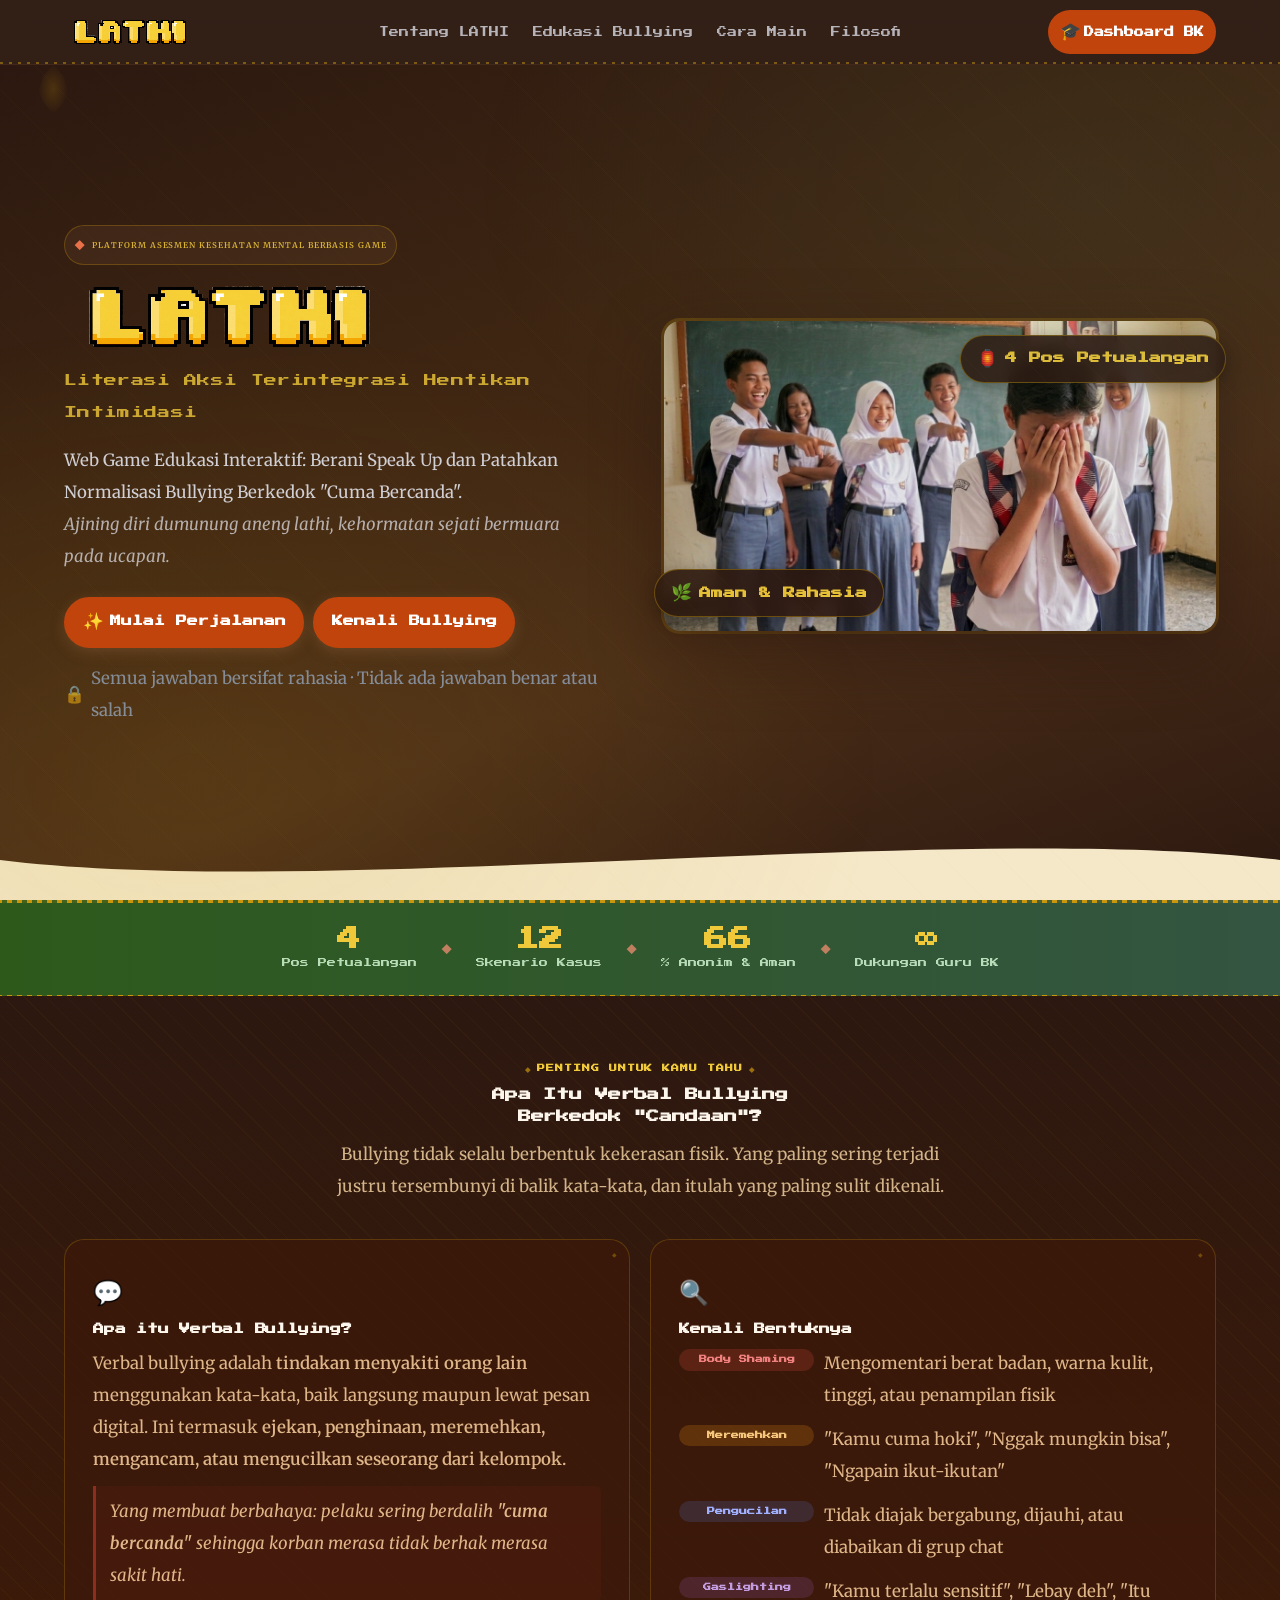
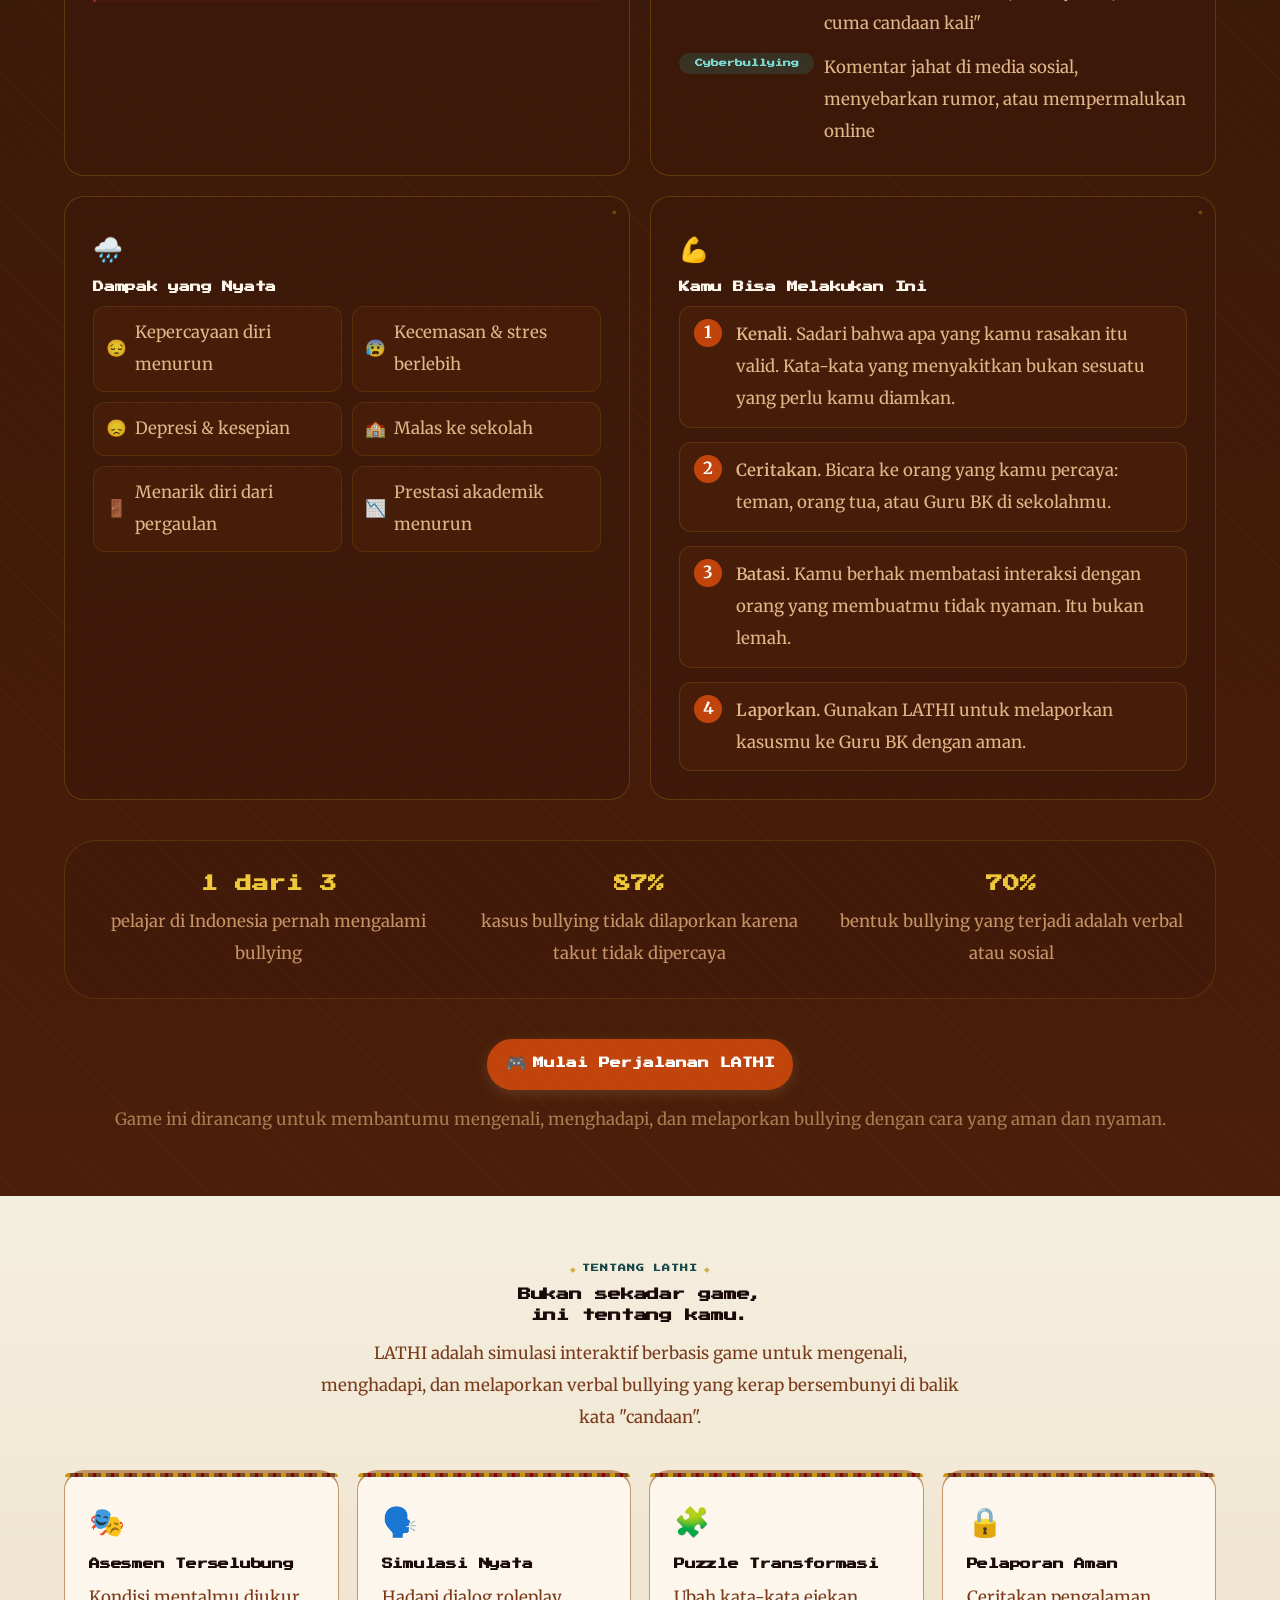
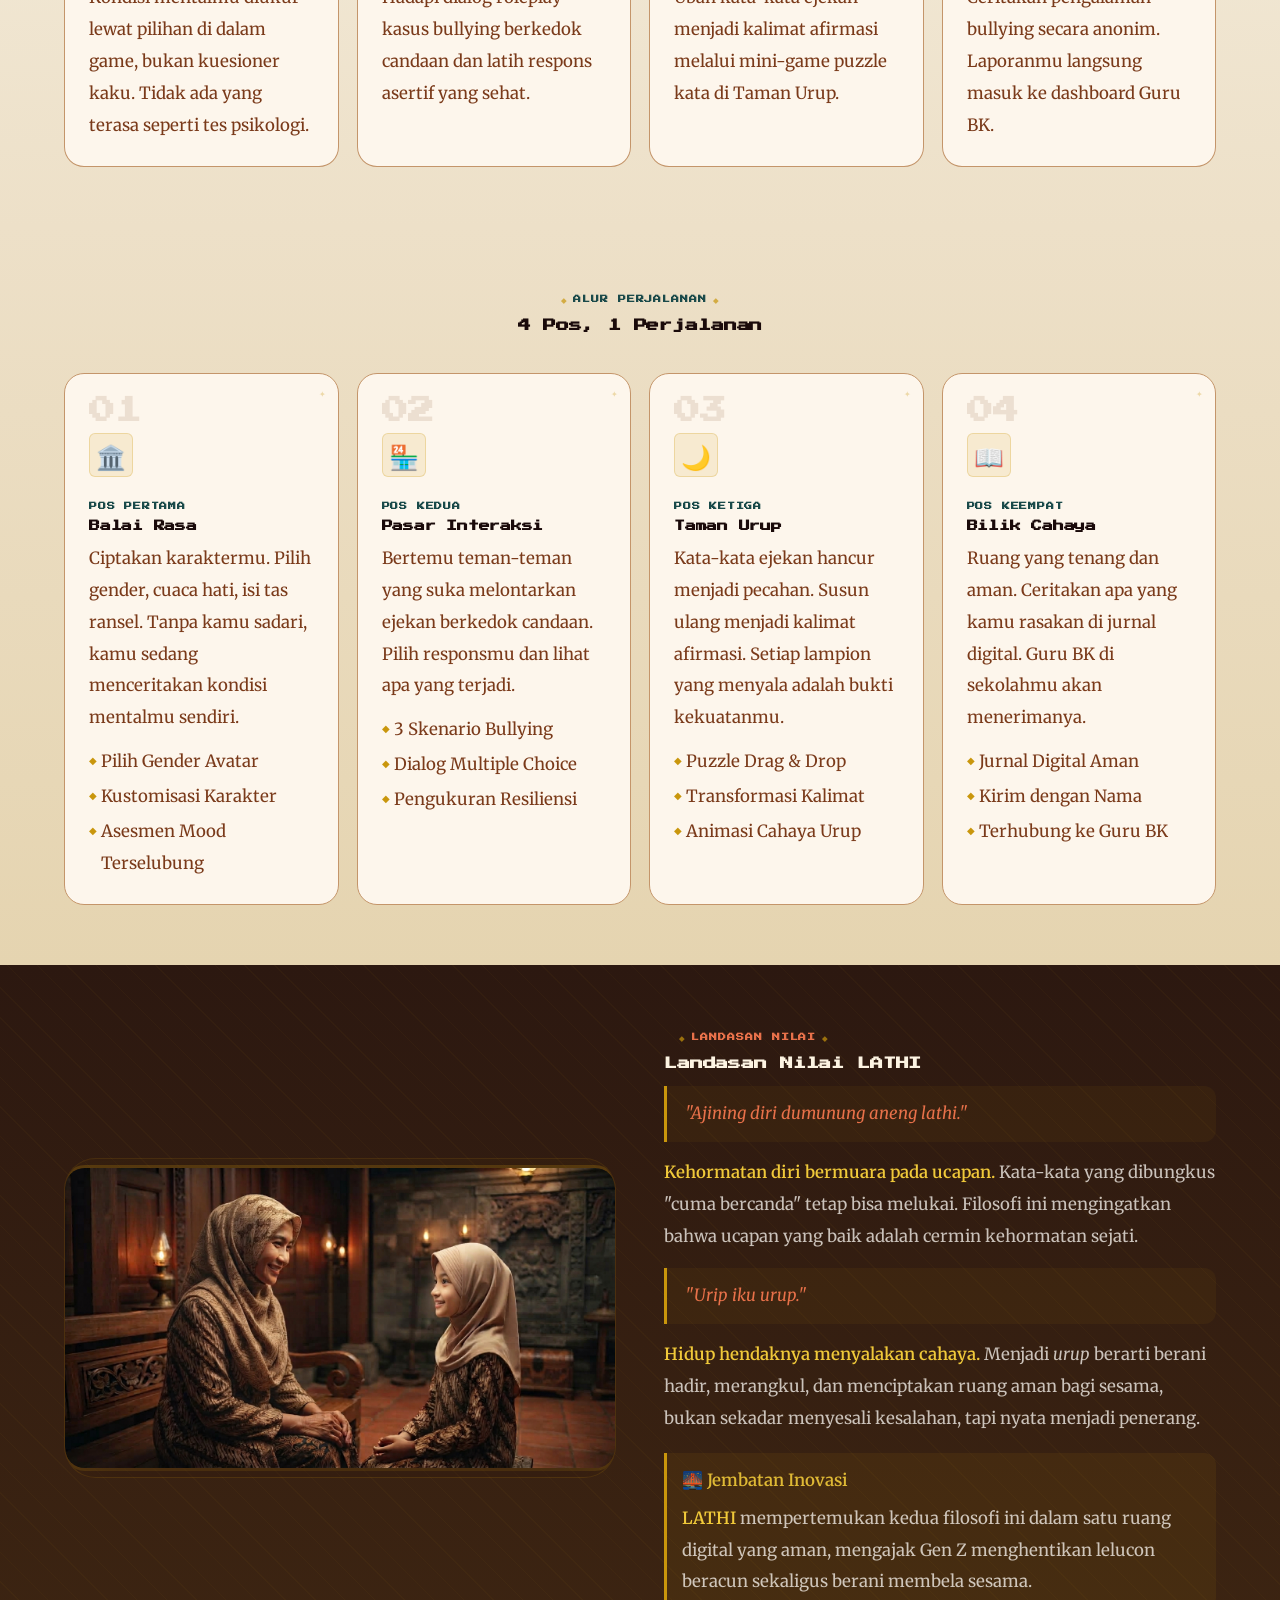
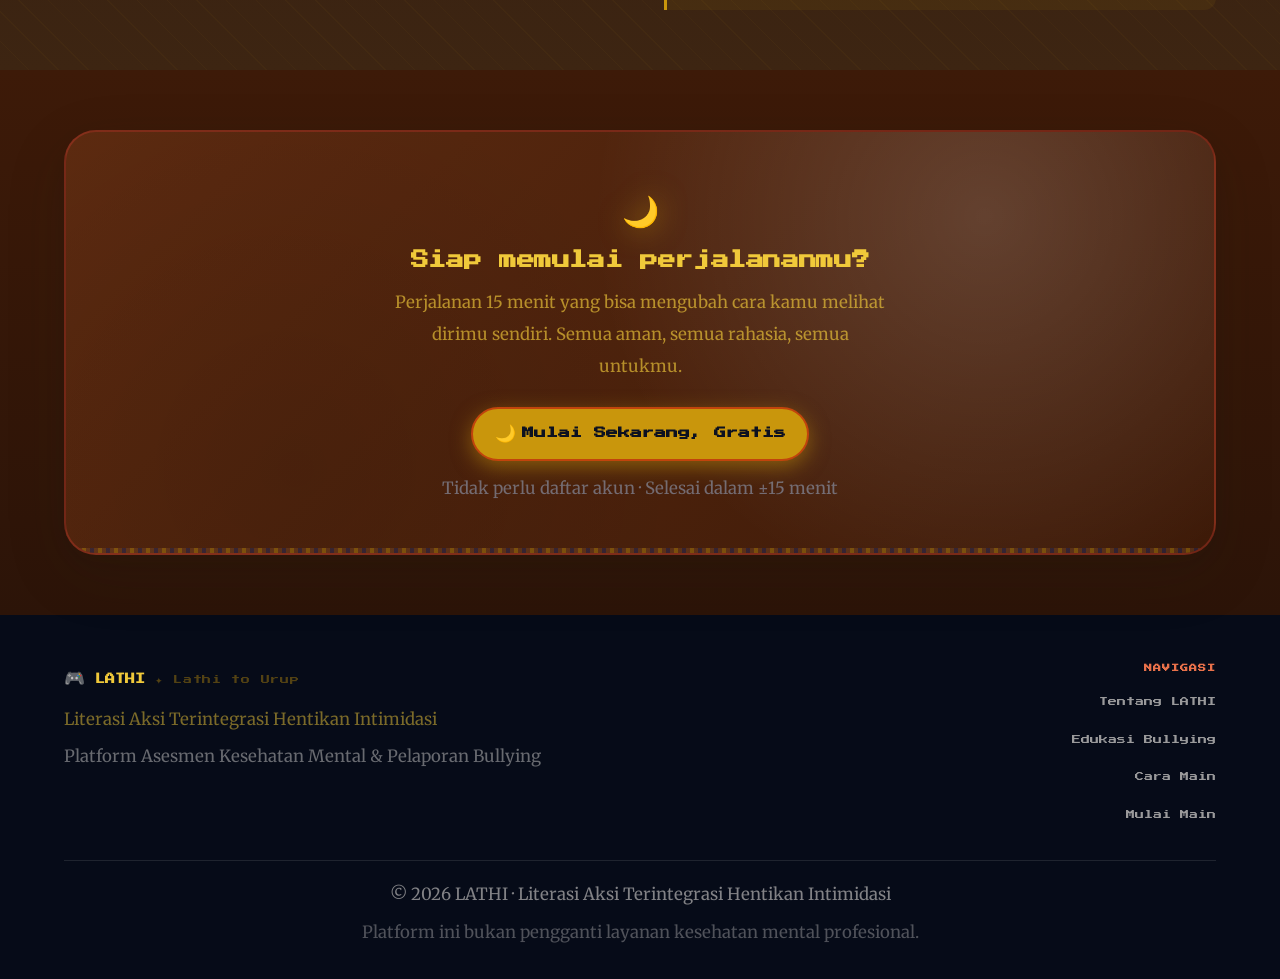
<file: index.html>
﻿<!DOCTYPE html>
<html lang="id">
<head>
  <meta charset="UTF-8" />
  <meta name="viewport" content="width=device-width, initial-scale=1.0" />
  <title>LATHI - Literasi Aksi Terintegrasi Hentikan Intimidasi</title>
  <link rel="preconnect" href="https://fonts.googleapis.com" />
  <link href="https://fonts.googleapis.com/css2?family=Press+Start+2P&family=Merriweather:ital,wght@0,400;0,700;0,900;1,400;1,700&display=swap" rel="stylesheet" />
  <link rel="stylesheet" href="styles/main.css" />
  <style>
    * { font-family: 'Press Start 2P', monospace !important; }

    /* Teks konten pakai Playfair Display */
    p, li, em, strong,
    span:not(.section-label):not(.step-location):not(.stat-label):not(.stat-number):not(.bully-tag):not(.bully-stat-num),
    .card-text, .section-desc, .hero-desc, .hero-note, .step-desc, .step-items li,
    .bullying-list .bully-desc, .dampak-item span:last-child, .aksi-step div,
    .bullying-cta-note, .bully-stat-label, .filosofi-text, .filosofi-quote,
    .footer-tagline, .footer-sub, .footer-disclaimer, .footer-bottom p,
    .cta-desc, .cta-note, .hero-subtitle,
    .bullying-note, .bullying-card p {
      font-family: 'Merriweather', serif !important;
      font-size: 1.4rem !important;
      line-height: 1.9 !important;
    }
  </style>
</head>
<body class="landing-page">

  <!-- ░░ FLOATING BACKGROUND PARTICLES ░░ -->
  <div class="bg-particles" aria-hidden="true">
    <span class="particle particle--batik-1"></span>
    <span class="particle particle--batik-2"></span>
    <span class="particle particle--batik-3"></span>
    <span class="particle particle--lantern-1">🌙</span>
    <span class="particle particle--lantern-2">✨</span>
    <span class="particle particle--star-1">✦</span>
    <span class="particle particle--star-2">✦</span>
    <span class="particle particle--star-3">✧</span>
  </div>

  <!-- ░░ NAVBAR ░░ -->
  <nav class="navbar" role="navigation" aria-label="Navigasi utama">
    <div class="nav-inner container">
      <a href="index.html" class="nav-logo" aria-label="LATHI - Halaman Utama">
        <img src="assets/images/judul-LATHI.png" alt="LATHI"
          style="height:32px;width:auto;image-rendering:pixelated;" />
      </a>
      <ul class="nav-links" role="list">
        <li><a href="#tentang" class="nav-link">Tentang LATHI</a></li>
        <li><a href="#bullying-info" class="nav-link">Edukasi Bullying</a></li>
        <li><a href="#cara-main" class="nav-link">Cara Main</a></li>
        <li><a href="#filosofi" class="nav-link">Filosofi</a></li>
      </ul>
      <div class="nav-right">
        <a href="dashboard/admin.html" class="nav-link nav-link--bk" target="_blank" rel="noopener">
          <span aria-hidden="true">🎓</span> Dashboard BK
        </a>
      </div>
      <button class="nav-burger" aria-label="Buka menu" aria-expanded="false" aria-controls="nav-links">
        <span></span><span></span><span></span>
      </button>
    </div>
  </nav>

  <!-- ░░ HERO SECTION ░░ -->
  <header class="hero" role="banner">
    <div class="hero-inner container">
      <div class="hero-content">
        <p class="hero-tagline">
          <span class="tagline-dot" aria-hidden="true">◆</span>
          Platform Asesmen Kesehatan Mental Berbasis Game
        </p>
        <h1 class="hero-title">
          <img src="assets/images/judul-LATHI.png" alt="LATHI"
            style="max-height:80px;width:auto;image-rendering:pixelated;display:block;" />
        </h1>
        <p class="hero-subtitle">
          <em>Literasi Aksi Terintegrasi Hentikan Intimidasi</em>
        </p>
        <p class="hero-desc">
          Web Game Edukasi Interaktif: Berani Speak Up dan Patahkan Normalisasi Bullying Berkedok "Cuma Bercanda".
          <br><em style="font-size:0.9em;opacity:0.8;font-style:italic;">Ajining diri dumunung aneng lathi, kehormatan sejati bermuara pada ucapan.</em>
        </p>
        <div class="hero-cta-group">
          <a href="game.html" class="btn btn--primary btn--lg" id="btn-mulai-main">
            <span aria-hidden="true">✨</span> Mulai Perjalanan
          </a>
          <a href="#bullying-info" class="btn btn--primary btn--lg">
            Kenali Bullying
          </a>
        </div>
        <p class="hero-note">
          <span aria-hidden="true">🔒</span>
          Semua jawaban bersifat rahasia · Tidak ada jawaban benar atau salah
        </p>
      </div>

      <!-- Hero Visual, Gambar Ilustrasi Game -->
      <div class="hero-visual" aria-label="Ilustrasi siswi yang dibully oleh sekelompok teman di sekolah">
        <div style="position:relative;width:100%;max-width:560px;">
          <img
            src="assets/images/hero-bullying.jpe"
            alt="Ilustrasi bullying di sekolah, seorang siswi duduk sendirian sementara sekelompok teman menggosipkannya"
            style="width:100%;border-radius:16px;display:block;
              aspect-ratio:16/9;object-fit:cover;
              box-shadow:0 24px 64px rgba(44,24,16,0.6), 0 0 0 3px rgba(201,150,12,0.25);"
          />
          <div style="position:absolute;top:14px;right:-10px;
            background:rgba(44,24,16,0.9);border:1.5px solid rgba(201,150,12,0.4);
            border-radius:999px;padding:7px 16px;
            font-size:12px;font-weight:700;color:rgba(240,201,58,0.95);
            display:flex;align-items:center;gap:7px;
            backdrop-filter:blur(8px);box-shadow:0 4px 16px rgba(0,0,0,0.3);">
            <span>🏮</span> 4 Pos Petualangan
          </div>
          <div style="position:absolute;bottom:14px;left:-10px;
            background:rgba(44,24,16,0.9);border:1.5px solid rgba(201,150,12,0.4);
            border-radius:999px;padding:7px 16px;
            font-size:12px;font-weight:700;color:rgba(240,201,58,0.95);
            display:flex;align-items:center;gap:7px;
            backdrop-filter:blur(8px);box-shadow:0 4px 16px rgba(0,0,0,0.3);">
            <span>🌿</span> Aman &amp; Rahasia
          </div>
        </div>
      </div>

    </div>
    <div class="hero-wave" aria-hidden="true">
      <svg viewBox="0 0 1440 80" preserveAspectRatio="none">
        <path d="M0,40 C360,80 1080,0 1440,40 L1440,80 L0,80 Z" fill="var(--color-bg-secondary)"/>
      </svg>
    </div>
  </header>

  <!-- ░░ STATS STRIP ░░ -->
  <section class="stats-strip" aria-label="Statistik platform">
    <div class="container">
      <ul class="stats-list" role="list">
        <li class="stat-item">
          <span class="stat-number" data-target="4">0</span>
          <span class="stat-label">Pos Petualangan</span>
        </li>
        <li class="stat-divider" aria-hidden="true">◆</li>
        <li class="stat-item">
          <span class="stat-number" data-target="12">0</span>
          <span class="stat-label">Skenario Kasus</span>
        </li>
        <li class="stat-divider" aria-hidden="true">◆</li>
        <li class="stat-item">
          <span class="stat-number" data-target="100">0</span>
          <span class="stat-label">% Anonim &amp; Aman</span>
        </li>
        <li class="stat-divider" aria-hidden="true">◆</li>
        <li class="stat-item">
          <span class="stat-number">∞</span>
          <span class="stat-label">Dukungan Guru BK</span>
        </li>
      </ul>
    </div>
  </section>

  <!-- ░░ INFO BULLYING ░░ -->
  <section class="section section--bullying" id="bullying-info" aria-labelledby="heading-bullying">
    <div class="container">
      <div class="section-header">
        <span class="section-label">Penting untuk Kamu Tahu</span>
        <h2 class="section-title" id="heading-bullying">
          Apa Itu Verbal Bullying<br>Berkedok "Candaan"?
        </h2>
        <p class="section-desc">
          Bullying tidak selalu berbentuk kekerasan fisik. Yang paling sering terjadi
          justru tersembunyi di balik kata-kata, dan itulah yang paling sulit dikenali.
        </p>
      </div>

      <div class="bullying-grid">
        <!-- Definisi -->
        <div class="bullying-card bullying-card--definisi">
          <div class="bullying-icon" aria-hidden="true">💬</div>
          <h3>Apa itu Verbal Bullying?</h3>
          <p>
            Verbal bullying adalah <strong>tindakan menyakiti orang lain</strong> menggunakan kata-kata,
            baik langsung maupun lewat pesan digital. Ini termasuk <strong>ejekan, penghinaan,
            meremehkan, mengancam, atau mengucilkan seseorang dari kelompok.</strong>
          </p>
          <p class="bullying-note">
            Yang membuat berbahaya: pelaku sering berdalih <strong><em>"cuma bercanda"</em></strong>
            sehingga korban merasa tidak berhak merasa sakit hati.
          </p>
        </div>

        <!-- Bentuk-bentuk -->
        <div class="bullying-card bullying-card--bentuk">
          <div class="bullying-icon" aria-hidden="true">🔍</div>
          <h3>Kenali Bentuknya</h3>
          <ul class="bullying-list">
            <li>
              <span class="bully-tag bully-tag--body">Body Shaming</span>
              <span class="bully-desc">Mengomentari berat badan, warna kulit, tinggi, atau penampilan fisik</span>
            </li>
            <li>
              <span class="bully-tag bully-tag--achieve">Meremehkan</span>
              <span class="bully-desc">"Kamu cuma hoki", "Nggak mungkin bisa", "Ngapain ikut-ikutan"</span>
            </li>
            <li>
              <span class="bully-tag bully-tag--social">Pengucilan</span>
              <span class="bully-desc">Tidak diajak bergabung, dijauhi, atau diabaikan di grup chat</span>
            </li>
            <li>
              <span class="bully-tag bully-tag--gaslight">Gaslighting</span>
              <span class="bully-desc">"Kamu terlalu sensitif", "Lebay deh", "Itu cuma candaan kali"</span>
            </li>
            <li>
              <span class="bully-tag bully-tag--cyber">Cyberbullying</span>
              <span class="bully-desc">Komentar jahat di media sosial, menyebarkan rumor, atau mempermalukan online</span>
            </li>
          </ul>
        </div>

        <!-- Dampak -->
        <div class="bullying-card bullying-card--dampak">
          <div class="bullying-icon" aria-hidden="true">🌧️</div>
          <h3>Dampak yang Nyata</h3>
          <div class="dampak-grid">
            <div class="dampak-item">
              <span class="dampak-icon" aria-hidden="true">😔</span>
              <span>Kepercayaan diri menurun</span>
            </div>
            <div class="dampak-item">
              <span class="dampak-icon" aria-hidden="true">😰</span>
              <span>Kecemasan & stres berlebih</span>
            </div>
            <div class="dampak-item">
              <span class="dampak-icon" aria-hidden="true">😞</span>
              <span>Depresi & kesepian</span>
            </div>
            <div class="dampak-item">
              <span class="dampak-icon" aria-hidden="true">🏫</span>
              <span>Malas ke sekolah</span>
            </div>
            <div class="dampak-item">
              <span class="dampak-icon" aria-hidden="true">🚪</span>
              <span>Menarik diri dari pergaulan</span>
            </div>
            <div class="dampak-item">
              <span class="dampak-icon" aria-hidden="true">📉</span>
              <span>Prestasi akademik menurun</span>
            </div>
          </div>
        </div>

        <!-- Apa yang bisa dilakukan -->
        <div class="bullying-card bullying-card--aksi">
          <div class="bullying-icon" aria-hidden="true">💪</div>
          <h3>Kamu Bisa Melakukan Ini</h3>
          <div class="aksi-steps">
            <div class="aksi-step">
              <div class="aksi-num">1</div>
              <div>
                <strong>Kenali.</strong> Sadari bahwa apa yang kamu rasakan itu valid.
                Kata-kata yang menyakitkan bukan sesuatu yang perlu kamu diamkan.
              </div>
            </div>
            <div class="aksi-step">
              <div class="aksi-num">2</div>
              <div>
                <strong>Ceritakan.</strong> Bicara ke orang yang kamu percaya: teman,
                orang tua, atau Guru BK di sekolahmu.
              </div>
            </div>
            <div class="aksi-step">
              <div class="aksi-num">3</div>
              <div>
                <strong>Batasi.</strong> Kamu berhak membatasi interaksi dengan orang
                yang membuatmu tidak nyaman. Itu bukan lemah.
              </div>
            </div>
            <div class="aksi-step">
              <div class="aksi-num">4</div>
              <div>
                <strong>Laporkan.</strong> Gunakan LATHI untuk melaporkan
                kasusmu ke Guru BK dengan aman.
              </div>
            </div>
          </div>
        </div>
      </div>

      <!-- Statistik bullying -->
      <div class="bullying-stats">
        <div class="bully-stat-item">
          <span class="bully-stat-num">1 dari 3</span>
          <span class="bully-stat-label">pelajar di Indonesia pernah mengalami bullying</span>
        </div>
        <div class="bully-stat-item">
          <span class="bully-stat-num">87%</span>
          <span class="bully-stat-label">kasus bullying tidak dilaporkan karena takut tidak dipercaya</span>
        </div>
        <div class="bully-stat-item">
          <span class="bully-stat-num">70%</span>
          <span class="bully-stat-label">bentuk bullying yang terjadi adalah verbal atau sosial</span>
        </div>
      </div>

      <div class="bullying-cta">
        <a href="game.html" class="btn btn--primary btn--lg">
          <span aria-hidden="true">🎮</span> Mulai Perjalanan LATHI
        </a>
        <p class="bullying-cta-note">
          Game ini dirancang untuk membantumu mengenali, menghadapi, dan melaporkan
          bullying dengan cara yang aman dan nyaman.
        </p>
      </div>
    </div>
  </section>

  <!-- ░░ TENTANG ░░ -->
  <section class="section section--about" id="tentang" aria-labelledby="heading-tentang">
    <div class="container">
      <div class="section-header">
        <span class="section-label">Tentang LATHI</span>
        <h2 class="section-title" id="heading-tentang">
          Bukan sekadar game,<br>ini tentang kamu.
        </h2>
        <p class="section-desc">
          LATHI adalah simulasi interaktif berbasis game untuk mengenali, menghadapi, dan melaporkan verbal bullying yang kerap bersembunyi di balik kata "candaan".
        </p>
      </div>
      <div class="cards-grid">
        <article class="feature-card">
          <div class="card-icon" aria-hidden="true">🎭</div>
          <h3 class="card-title">Asesmen Terselubung</h3>
          <p class="card-text">Kondisi mentalmu diukur lewat pilihan di dalam game, bukan kuesioner kaku. Tidak ada yang terasa seperti tes psikologi.</p>
        </article>
        <article class="feature-card">
          <div class="card-icon" aria-hidden="true">🗣️</div>
          <h3 class="card-title">Simulasi Nyata</h3>
          <p class="card-text">Hadapi dialog roleplay kasus bullying berkedok candaan dan latih respons asertif yang sehat.</p>
        </article>
        <article class="feature-card">
          <div class="card-icon" aria-hidden="true">🧩</div>
          <h3 class="card-title">Puzzle Transformasi</h3>
          <p class="card-text">Ubah kata-kata ejekan menjadi kalimat afirmasi melalui mini-game puzzle kata di Taman Urup.</p>
        </article>
        <article class="feature-card">
          <div class="card-icon" aria-hidden="true">🔒</div>
          <h3 class="card-title">Pelaporan Aman</h3>
          <p class="card-text">Ceritakan pengalaman bullying secara anonim. Laporanmu langsung masuk ke dashboard Guru BK.</p>
        </article>
      </div>
    </div>
  </section>

  <!-- ░░ CARA MAIN ░░ -->
  <section class="section section--howto" id="cara-main" aria-labelledby="heading-cara-main">
    <div class="container">
      <div class="section-header">
        <span class="section-label">Alur Perjalanan</span>
        <h2 class="section-title" id="heading-cara-main">4 Pos, 1 Perjalanan</h2>
      </div>
      <ol class="journey-steps" role="list">
        <li class="step-card">
          <div class="step-number" aria-hidden="true">01</div>
          <div class="step-icon" aria-hidden="true">🏛️</div>
          <div class="step-content">
            <span class="step-location">Pos Pertama</span>
            <h3 class="step-title">Balai Rasa</h3>
            <p class="step-desc">Ciptakan karaktermu. Pilih gender, cuaca hati, isi tas ransel. Tanpa kamu sadari, kamu sedang menceritakan kondisi mentalmu sendiri.</p>
            <ul class="step-items" role="list">
              <li>Pilih Gender Avatar</li>
              <li>Kustomisasi Karakter</li>
              <li>Asesmen Mood Terselubung</li>
            </ul>
          </div>
        </li>
        <li class="step-card">
          <div class="step-number" aria-hidden="true">02</div>
          <div class="step-icon" aria-hidden="true">🏪</div>
          <div class="step-content">
            <span class="step-location">Pos Kedua</span>
            <h3 class="step-title">Pasar Interaksi</h3>
            <p class="step-desc">Bertemu teman-teman yang suka melontarkan ejekan berkedok candaan. Pilih responsmu dan lihat apa yang terjadi.</p>
            <ul class="step-items" role="list">
              <li>3 Skenario Bullying</li>
              <li>Dialog Multiple Choice</li>
              <li>Pengukuran Resiliensi</li>
            </ul>
          </div>
        </li>
        <li class="step-card">
          <div class="step-number" aria-hidden="true">03</div>
          <div class="step-icon" aria-hidden="true">🌙</div>
          <div class="step-content">
            <span class="step-location">Pos Ketiga</span>
            <h3 class="step-title">Taman Urup</h3>
            <p class="step-desc">Kata-kata ejekan hancur menjadi pecahan. Susun ulang menjadi kalimat afirmasi. Setiap lampion yang menyala adalah bukti kekuatanmu.</p>
            <ul class="step-items" role="list">
              <li>Puzzle Drag &amp; Drop</li>
              <li>Transformasi Kalimat</li>
              <li>Animasi Cahaya Urup</li>
            </ul>
          </div>
        </li>
        <li class="step-card">
          <div class="step-number" aria-hidden="true">04</div>
          <div class="step-icon" aria-hidden="true">📖</div>
          <div class="step-content">
            <span class="step-location">Pos Keempat</span>
            <h3 class="step-title">Bilik Cahaya</h3>
            <p class="step-desc">Ruang yang tenang dan aman. Ceritakan apa yang kamu rasakan di jurnal digital. Guru BK di sekolahmu akan menerimanya.</p>
            <ul class="step-items" role="list">
              <li>Jurnal Digital Aman</li>
              <li>Kirim dengan Nama</li>
              <li>Terhubung ke Guru BK</li>
            </ul>
          </div>
        </li>
      </ol>
    </div>
  </section>

  <!-- ░░ FILOSOFI ░░ -->
  <section class="section section--filosofi" id="filosofi" aria-labelledby="heading-filosofi">
    <div class="container">
      <div class="filosofi-layout">
        <div class="filosofi-visual">
          <img
            src="assets/images/filosofi-hero.jpe"
            alt="Ilustrasi filosofi LATHI — Lathi dan Urup"
            style="width:100%;height:100%;object-fit:cover;border-radius:var(--radius-lg);
              display:block;box-shadow:0 24px 64px rgba(44,24,16,0.6), 0 0 0 3px rgba(201,150,12,0.25);"
          />
        </div>
        <div class="filosofi-content">
          <span class="section-label">Landasan Nilai</span>
          <h2 class="section-title" id="heading-filosofi">Landasan Nilai LATHI</h2>

          <p class="filosofi-quote">
            <em>"Ajining diri dumunung aneng lathi."</em>
          </p>
          <p class="filosofi-text">
            <strong>Kehormatan diri bermuara pada ucapan.</strong>
            Kata-kata yang dibungkus "cuma bercanda" tetap bisa melukai. Filosofi ini mengingatkan
            bahwa ucapan yang baik adalah cermin kehormatan sejati.
          </p>

          <p class="filosofi-quote" style="margin-top:var(--space-5);">
            <em>"Urip iku urup."</em>
          </p>
          <p class="filosofi-text">
            <strong>Hidup hendaknya menyalakan cahaya.</strong>
            Menjadi <em>urup</em> berarti berani hadir, merangkul, dan menciptakan ruang aman
            bagi sesama, bukan sekadar menyesali kesalahan, tapi nyata menjadi penerang.
          </p>

          <div style="margin-top:var(--space-6);padding:var(--space-4) var(--space-5);
            background:rgba(201,150,12,0.08);border-left:3px solid #C9960C;
            border-radius:0 var(--radius-md) var(--radius-md) 0;">
            <p style="font-size:var(--text-sm);font-weight:var(--weight-semi);
              color:rgba(240,201,58,0.9);margin-bottom:var(--space-2);">
              🌉 Jembatan Inovasi
            </p>
            <p class="filosofi-text" style="margin-bottom:0;font-size:var(--text-sm);">
              <strong>LATHI</strong> mempertemukan kedua filosofi ini dalam satu ruang digital yang aman,
              mengajak Gen Z menghentikan lelucon beracun sekaligus berani membela sesama.
            </p>
          </div>
        </div>
      </div>
    </div>
  </section>

  <!-- ░░ CTA ░░ -->
  <section class="section section--cta" aria-labelledby="heading-cta">
    <div class="container">
      <div class="cta-card">
        <div class="cta-ornament" aria-hidden="true">🌙</div>
        <h2 class="cta-title" id="heading-cta">Siap memulai perjalananmu?</h2>
        <p class="cta-desc">Perjalanan 15 menit yang bisa mengubah cara kamu melihat dirimu sendiri. Semua aman, semua rahasia, semua untukmu.</p>
        <a href="game.html" class="btn btn--primary btn--xl">
          <span aria-hidden="true">🌙</span> Mulai Sekarang, Gratis
        </a>
        <p class="cta-note">Tidak perlu daftar akun · Selesai dalam ±15 menit</p>
      </div>
    </div>
  </section>

  <!-- ░░ FOOTER ░░ -->
  <footer class="footer" role="contentinfo">
    <div class="container">
      <div class="footer-grid" style="grid-template-columns:1fr auto;">
        <div class="footer-brand">
          <div class="footer-logo"><span aria-hidden="true">🎮</span> LATHI</div>
          <p class="footer-tagline">Literasi Aksi Terintegrasi Hentikan Intimidasi</p>
          <p class="footer-sub">Platform Asesmen Kesehatan Mental &amp; Pelaporan Bullying</p>
        </div>
        <nav class="footer-nav" aria-label="Navigasi footer" style="text-align:right;">
          <h3 class="footer-nav-title">Navigasi</h3>
          <ul role="list">
            <li><a href="#tentang">Tentang LATHI</a></li>
            <li><a href="#bullying-info">Edukasi Bullying</a></li>
            <li><a href="#cara-main">Cara Main</a></li>
            <li><a href="game.html">Mulai Main</a></li>
          </ul>
        </nav>
      </div>
      <div class="footer-bottom">
        <p>© 2026 LATHI · Literasi Aksi Terintegrasi Hentikan Intimidasi</p>
        <p class="footer-disclaimer">Platform ini bukan pengganti layanan kesehatan mental profesional.</p>
      </div>
    </div>
  </footer>

  <script src="js/state.js"></script>
  <script>
    const burger = document.querySelector('.nav-burger');
    const navLinks = document.querySelector('.nav-links');
    burger?.addEventListener('click', () => {
      const expanded = burger.getAttribute('aria-expanded') === 'true';
      burger.setAttribute('aria-expanded', String(!expanded));
      navLinks?.classList.toggle('nav-links--open');
    });
    const counterObserver = new IntersectionObserver((entries) => {
      entries.forEach(entry => {
        if (!entry.isIntersecting) return;
        const el = entry.target;
        const target = parseInt(el.dataset.target, 10);
        if (isNaN(target)) return;
        let current = 0;
        const step = Math.max(1, Math.floor(target / 40));
        const timer = setInterval(() => {
          current = Math.min(current + step, target);
          el.textContent = current;
          if (current >= target) clearInterval(timer);
        }, 30);
        counterObserver.unobserve(el);
      });
    }, { threshold: 0.5 });
    document.querySelectorAll('.stat-number[data-target]').forEach(el => counterObserver.observe(el));
    document.querySelectorAll('a[href^="#"]').forEach(a => {
      a.addEventListener('click', e => {
        const id = a.getAttribute('href').slice(1);
        const target = document.getElementById(id);
        if (target) { e.preventDefault(); target.scrollIntoView({ behavior: 'smooth' }); }
      });
    });

    // Scroll navbar shadow
    window.addEventListener('scroll', () => {
      document.querySelector('.navbar')?.classList.toggle('scrolled', window.scrollY > 20);
    });
  </script>
</body>
</html>
</file>
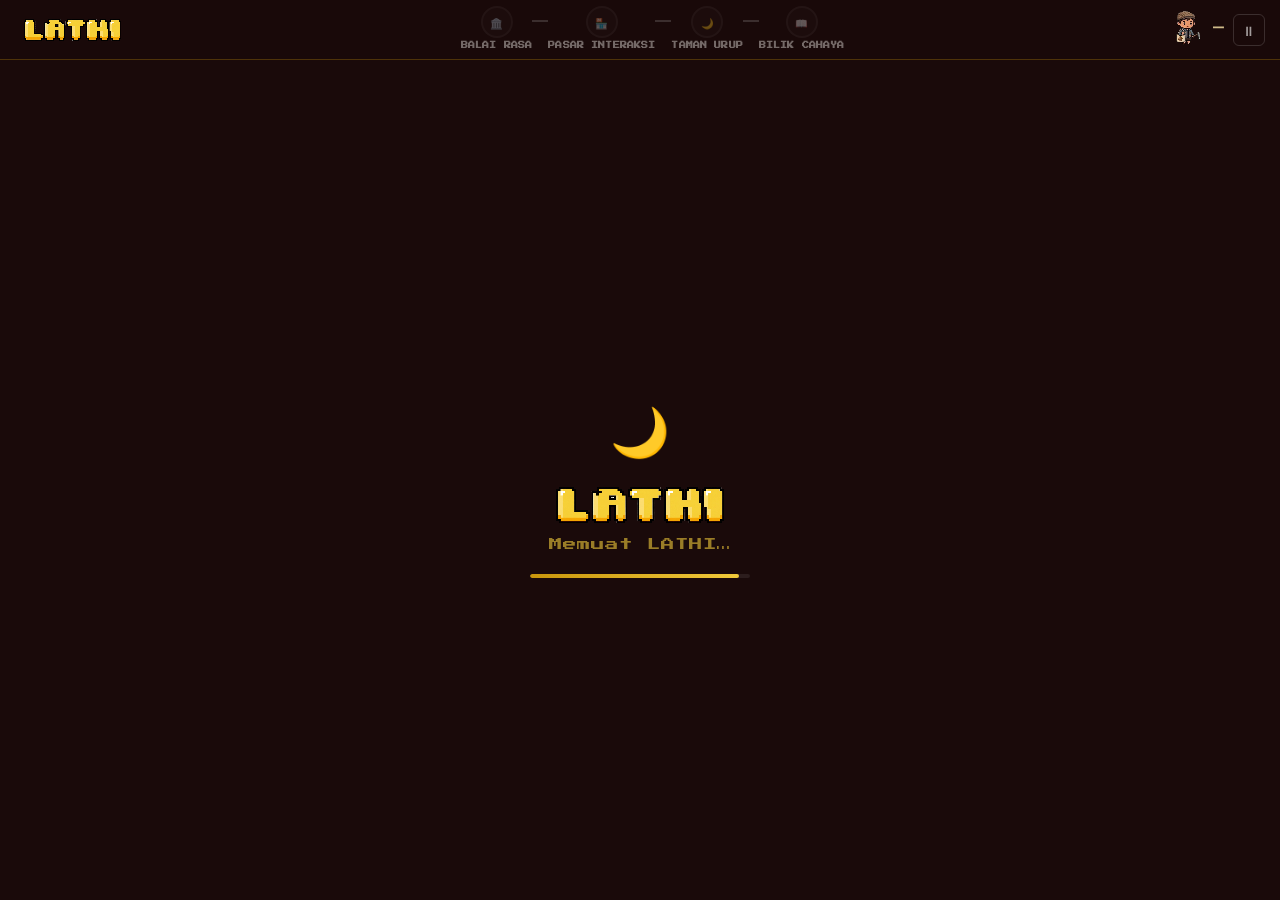
<file: game.html>
﻿<!DOCTYPE html>
<html lang="id">
<head>
  <meta charset="UTF-8" />
  <meta name="viewport" content="width=device-width, initial-scale=1.0" />
  <title>LATHI - Mulai Perjalanan</title>
  <link rel="preconnect" href="https://fonts.googleapis.com" />
  <link href="https://fonts.googleapis.com/css2?family=Press+Start+2P&display=swap" rel="stylesheet" />
  <link rel="stylesheet" href="styles/main.css" />
  <link rel="stylesheet" href="styles/game.css" />
  <style>
    /* Font global override — semua elemen Press Start 2P */
    * { font-family: 'Press Start 2P', monospace !important; }
    /* Fix overlay visibility */
    .pos-ui-overlay {
      position: fixed !important;
      top: 60px !important;
      left: 0 !important;
      right: 0 !important;
      bottom: 0 !important;
      z-index: 100 !important;
    }
    /* Jawa theme HUD */
    .game-hud { background: rgba(26,10,10,0.97) !important; border-bottom: 1px solid rgba(201,150,12,0.3) !important; }
    .hud-logo { color: #C9960C !important; }
    .pos-node--active .pos-icon { background: #C1440C !important; border-color: #D4881A !important; box-shadow: 0 0 16px rgba(193,68,12,0.6) !important; }
    .pos-node--complete .pos-icon { background: #1A4A4A !important; border-color: #D4881A !important; }
    /* Joglo door and ornaments */
    .scene-mustaka { position:absolute; top:-10px; left:50%; transform:translateX(-50%); width:10px; height:14px; background:#C9960C; clip-path:polygon(50% 0%,100% 40%,80% 100%,20% 100%,0% 40%); filter:drop-shadow(0 0 4px rgba(240,201,58,0.8)); z-index:5; }
    .joglo-batik-wall { position:absolute; inset:0; background:repeating-linear-gradient(45deg,transparent,transparent 4px,rgba(201,150,12,0.1) 4px,rgba(201,150,12,0.1) 5px); pointer-events:none; }
    .joglo-door-carving { position:absolute; bottom:0; left:50%; transform:translateX(-50%); width:26px; height:38px; background:linear-gradient(180deg,#8B5E3C 0%,#6B3A1F 100%); border-radius:13px 13px 0 0; border:2px solid #C9960C; border-bottom:none; }
    .joglo-door-carving::before { content:'☸'; position:absolute; top:5px; left:50%; transform:translateX(-50%); font-size:9px; color:#C9960C; opacity:0.9; }
  </style>
</head>
<body class="game-page">

  <!-- ΓûæΓûæ GAME HUD (Heads-Up Display) ΓûæΓûæ -->
  <header class="game-hud" role="banner" aria-label="Status permainan">
    <div class="hud-left">
      <a href="index.html" class="hud-logo" aria-label="Kembali ke beranda LATHI">
        <img src="assets/images/judul-LATHI.png" alt="LATHI"
          style="height:28px;width:auto;image-rendering:pixelated;" />
      </a>
    </div>

    <nav class="hud-progress-nav" aria-label="Progres pos permainan">
      <ol class="pos-tracker" role="list" id="pos-tracker">
        <li class="pos-node pos-node--active" data-pos="1" aria-current="step">
          <div class="pos-icon" aria-hidden="true">🏛️</div>
          <span class="pos-name">Balai Rasa</span>
        </li>
        <li class="pos-connector-line" aria-hidden="true"></li>
        <li class="pos-node pos-node--locked" data-pos="2">
          <div class="pos-icon" aria-hidden="true">🏪</div>
          <span class="pos-name">Pasar Interaksi</span>
        </li>
        <li class="pos-connector-line" aria-hidden="true"></li>
        <li class="pos-node pos-node--locked" data-pos="3">
          <div class="pos-icon" aria-hidden="true">🌙</div>
          <span class="pos-name">Taman Urup</span>
        </li>
        <li class="pos-connector-line" aria-hidden="true"></li>
        <li class="pos-node pos-node--locked" data-pos="4">
          <div class="pos-icon" aria-hidden="true">📖</div>
          <span class="pos-name">Bilik Cahaya</span>
        </li>
      </ol>
    </nav>

    <div class="hud-right">
      <div class="hud-avatar-preview" id="hud-avatar-preview" aria-label="Avatar pemain" aria-live="polite">
        <div class="mini-avatar" id="mini-avatar">
          <img src="assets/images/char-laki.png" alt="Avatar"
            style="height:36px;width:auto;image-rendering:pixelated;display:block;" />
        </div>
        <span class="hud-player-name" id="hud-player-name">—</span>
      </div>
      <button class="hud-menu-btn" id="btn-pause" aria-label="Jeda permainan" aria-haspopup="dialog">
        <span aria-hidden="true">⏸</span>
      </button>
    </div>
  </header>

  <!-- ΓûæΓûæ MAIN GAME VIEWPORT ΓûæΓûæ -->
  <main class="game-viewport" id="game-viewport" role="main">

    <!-- ΓòÉΓòÉ LOADING SCREEN ΓòÉΓòÉ -->
    <!-- == LOADING SCREEN == -->
    <div class="game-screen" id="screen-loading" data-screen="loading" aria-live="polite" aria-busy="true">
      <div class="loading-content">
        <div class="loading-lantern" aria-hidden="true">🌙</div>
        <img src="assets/images/judul-LATHI.png" alt="LATHI"
          style="max-height:48px;width:auto;image-rendering:pixelated;margin:8px auto 4px;display:block;" />
        <p class="loading-text">Memuat LATHI…</p>
        <div class="loading-bar" role="progressbar" aria-valuenow="0" aria-valuemin="0" aria-valuemax="100">
          <div class="loading-fill" id="loading-fill"></div>
        </div>
      </div>
    </div>

    <!-- == INTRO BULLYING == -->
    <div class="game-screen" id="screen-intro-bullying" data-screen="intro-bullying" hidden>
      <div class="pos-scene pos-scene--intro" aria-hidden="true">
        <div class="ib-stars">✦ ✦ ✦ ✦ ✦</div>
      </div>
      <div class="intro-bullying-content">

        <!-- Slide 1 -->
        <div class="ib-slide active" data-slide="1">
          <div class="ib-icon">📢</div>
          <h2 class="ib-title">Sebelum Perjalanan Dimulai...</h2>
          <p class="ib-text">Game ini mengangkat isu <strong>verbal bullying</strong>, tindakan menyakiti orang lain melalui kata-kata yang kerap bersembunyi di balik kata <em>"candaan"</em>.</p>
          <p class="ib-text ib-text--muted">Cerita yang akan kamu temui di sini mungkin terasa dekat dengan pengalaman nyata. Itu memang disengaja, agar kamu bisa benar-benar merasakan dan belajar darinya.</p>
        </div>

        <!-- Slide 2 -->
        <div class="ib-slide" data-slide="2">
          <div class="ib-icon">💬</div>
          <h2 class="ib-title">Apa itu Verbal Bullying?</h2>
          <div class="ib-cards">
            <div class="ib-card ib-card--red">
              <span class="ib-card-icon">😣</span>
              <div><strong>Body Shaming</strong><p>"Eh, makin subur aja nih. Haha, canda!"</p></div>
            </div>
            <div class="ib-card ib-card--orange">
              <span class="ib-card-icon">😔</span>
              <div><strong>Meremehkan</strong><p>"Tumben bagus, paling cuma hoki doang."</p></div>
            </div>
            <div class="ib-card ib-card--purple">
              <span class="ib-card-icon">😟</span>
              <div><strong>Pengucilan</strong><p>"Kamu ga usah ikut, ntar ngerusak suasana."</p></div>
            </div>
            <div class="ib-card ib-card--blue">
              <span class="ib-card-icon">🤡</span>
              <div><strong>Gaslighting</strong><p>"Lebay banget sih, itu kan cuma bercanda!"</p></div>
            </div>
          </div>
        </div>

        <!-- Slide 3 -->
        <div class="ib-slide" data-slide="3">
          <div class="ib-icon">🌱</div>
          <h2 class="ib-title">Ingat ini selalu:</h2>
          <div class="ib-affirmations">
            <div class="ib-affirm"><span>💛</span><p>Perasaanmu <strong>valid</strong>. Kamu tidak lebay.</p></div>
            <div class="ib-affirm"><span>💚</span><p>Kamu <strong>berhak</strong> merasa tidak nyaman dengan kata-kata yang menyakitkan.</p></div>
            <div class="ib-affirm"><span>💙</span><p>Ada orang yang <strong>siap mendengarmu</strong>, Guru BK ada untukmu.</p></div>
            <div class="ib-affirm"><span>🌙</span><p><strong>Lathi to Urup</strong>, kata-kata yang menyakitkan bisa diubah jadi kekuatan.</p></div>
          </div>
        </div>

        <!-- Slide 4 -->
        <div class="ib-slide" data-slide="4">
          <div class="ib-icon">🌙</div>
          <h2 class="ib-title">Siap memulai perjalananmu?</h2>
          <p class="ib-text">Di LATHI kamu akan melewati <strong>4 Pos</strong> untuk mengenali dirimu, menghadapi situasi bullying, mengubahnya menjadi kekuatan, dan melaporkannya dengan aman jika perlu.</p>
          <p class="ib-text ib-text--muted">Semua jawaban bersifat rahasia. Tidak ada jawaban benar atau salah. Ini tentang kamu dan perjalananmu sendiri.</p>
        </div>

        <!-- Nav -->
        <div class="ib-nav">
          <div class="ib-dots">
            <button class="ib-dot active" data-target="1" aria-label="Slide 1"></button>
            <button class="ib-dot" data-target="2" aria-label="Slide 2"></button>
            <button class="ib-dot" data-target="3" aria-label="Slide 3"></button>
            <button class="ib-dot" data-target="4" aria-label="Slide 4"></button>
          </div>
          <div class="ib-btn-row">
            <button class="btn btn--ghost" id="btn-ib-prev" disabled>← Sebelumnya</button>
            <button class="btn btn--primary" id="btn-ib-next">Selanjutnya →</button>
          </div>
        </div>

      </div>
    </div>

    <!-- ΓòÉΓòÉ POS 1: BALAI RASA ΓòÉΓòÉ -->
    <div class="game-screen" id="screen-pos1" data-screen="pos1" hidden aria-labelledby="pos1-title">

      <!-- Background scene Balai Rasa -->
      <div class="pos-scene pos-scene--balai" aria-hidden="true">
        <div class="scene-sky scene-sky--day"></div>
        <div class="scene-cloud scene-cloud--1"></div>
        <div class="scene-cloud scene-cloud--2"></div>
        <div class="scene-ground"></div>
        <!-- Joglo -->
        <div class="scene-joglo">
          <div class="scene-mustaka"></div>
          <div class="scene-joglo-roof"></div>
          <div class="scene-joglo-body">
            <div class="joglo-batik-wall"></div>
            <div class="joglo-door-carving"></div>
          </div>
          <div style="text-align:center;font-size:7px;font-weight:700;color:#C9960C;margin-top:4px;letter-spacing:0.08em;text-transform:uppercase;">✦ Balai Rasa ✦</div>
        </div>
        <!-- Gedung Sekolah -->
        <div class="scene-school">
          <div class="school-flag"></div>
          <div class="school-roof"></div>
          <div class="school-body">
            <div class="school-window"></div>
            <div class="school-window"></div>
            <div class="school-door"></div>
          </div>
          <div style="text-align:center;font-size:7px;font-weight:700;color:#fff;background:#8B7355;padding:2px 8px;">SMA</div>
        </div>
        <!-- Pohon -->
        <div class="scene-tree scene-tree--1"></div>
        <div class="scene-tree scene-tree--2"></div>
      </div>

      <!-- Pos 1 UI overlay -->
      <div class="pos-ui-overlay" id="pos1-overlay">

        <!-- Step 0: Nama Pemain -->
        <div class="pos-step" id="pos1-step-nama" data-step="nama">
          <div class="dialog-panel">
            <div class="dialog-header">
              <span class="dialog-tag">✦ Balai Rasa · Langkah 1 dari 6</span>
              <h2 class="dialog-title" id="pos1-title">Siapa namamu, petualang?</h2>
              <p class="dialog-sub">Nama ini akan tertera di Kartu LATHImu nanti.</p>
            </div>
            <div class="dialog-body">
              <label for="input-nama" class="input-label">Nama Lengkap</label>
              <input
                type="text"
                id="input-nama"
                class="text-input"
                placeholder="Tulis nama lengkapmu"
                maxlength="50"
                autocomplete="off"
                aria-required="true"
                aria-describedby="nama-hint"
              />
              <p class="input-hint" id="nama-hint">🔒 Namamu hanya akan dibaca oleh Guru BK.</p>
              <label for="input-sekolah" class="input-label" style="margin-top:16px">Asal Sekolah</label>
              <select id="input-sekolah" class="text-input select-input" aria-label="Pilih sekolah">
                <option value="">Pilih sekolahmu</option>
                <option value="SMA Al-Maahira IIBS Malang">SMA Al-Maahira IIBS Malang</option>
                <option value="SMAN 3 Malang">SMAN 3 Malang</option>
                <option value="SMAN 4 Malang">SMAN 4 Malang</option>
              </select>
            </div>
            <div class="dialog-footer">
              <button class="btn btn--primary" id="btn-nama-lanjut" disabled aria-label="Lanjut ke pertanyaan berikutnya">
                Lanjut <span aria-hidden="true">→</span>
              </button>
            </div>
          </div>
        </div>

        <!-- Step 1: Pilih Karakter -->
        <div class="pos-step" id="pos1-step-gender" data-step="gender" hidden>
          <div class="dialog-panel">
            <div class="dialog-header">
              <span class="dialog-tag">Balai Rasa · Langkah 2 dari 6</span>
              <h2 class="dialog-title">Pilih karakter avatarmu</h2>
              <p class="dialog-sub">Karakter mana yang ingin menemanimu dalam perjalanan ini?</p>
            </div>
            <div class="dialog-body">
              <div class="gender-grid" id="gender-group" role="radiogroup" aria-label="Pilih karakter">
                <label class="gender-card" data-value="laki">
                  <input type="radio" name="gender" value="laki" class="sr-only" />
                  <div class="char-preview" style="display:flex;align-items:flex-end;justify-content:center;height:130px;background:linear-gradient(180deg,#2A1505 0%,#1A0A02 100%);border-radius:8px;overflow:hidden;">
                    <img src="assets/images/char-laki.png" alt="Karakter laki-laki"
                      style="height:120px;width:auto;image-rendering:pixelated;display:block;" />
                  </div>
                  <div class="gender-label">
                    <span class="gender-name">Laki-laki</span>
                  </div>
                  <div class="choice-check" aria-hidden="true">✓</div>
                </label>
                <label class="gender-card" data-value="perempuan">
                  <input type="radio" name="gender" value="perempuan" class="sr-only" />
                  <div class="char-preview" style="display:flex;align-items:flex-end;justify-content:center;height:130px;background:linear-gradient(180deg,#2A0510 0%,#1A0208 100%);border-radius:8px;overflow:hidden;">
                    <img src="assets/images/char-perempuan.png" alt="Karakter perempuan"
                      style="height:120px;width:auto;image-rendering:pixelated;display:block;" />
                  </div>
                  <div class="gender-label">
                    <span class="gender-name">Perempuan</span>
                  </div>
                  <div class="choice-check" aria-hidden="true">✓</div>
                </label>
              </div>
            </div>
            <div class="dialog-footer">
              <button class="btn btn--ghost btn--sm" id="btn-gender-back">← Kembali</button>
              <button class="btn btn--primary" id="btn-gender-lanjut" disabled>Pilih Karakter →</button>
            </div>
          </div>
        </div>

        <!-- Step 1: Perasaan tentang Sekolah -->
        <div class="pos-step" id="pos1-step-cuaca" data-step="cuaca" hidden>
          <div class="dialog-panel dialog-panel--wide">
            <div class="dialog-header">
              <span class="dialog-tag">Balai Rasa · Langkah 3 dari 6</span>
              <h2 class="dialog-title">Bagaimana perasaanmu tentang sekolah belakangan ini?</h2>
              <p class="dialog-sub">Pilih yang paling menggambarkan perasaanmu.</p>
            </div>
            <div class="dialog-body">
              <div class="choice-grid choice-grid--weather" role="radiogroup" aria-label="Pilihan perasaan tentang sekolah" id="cuaca-group">
                <label class="choice-card choice-card--weather" data-value="cerah" data-score-resiliensi="3">
                  <input type="radio" name="cuaca" value="cerah" class="sr-only" />
                  <div class="weather-preview weather-preview--cerah" aria-hidden="true">
                    <div id="weather-char-cerah" class="weather-char" style="position:relative;z-index:2;">
                      <img src="assets/images/char-laki.png" alt=""
                        style="height:72px;width:auto;image-rendering:pixelated;display:block;
                        filter:brightness(1.1) drop-shadow(0 2px 4px rgba(0,0,0,0.3));" />
                    </div>
                  </div>
                  <div class="choice-label">
                    <span class="choice-emoji" aria-hidden="true">☀️</span>
                    <span class="choice-name">Menyenangkan</span>
                    <span class="choice-desc">Banyak hal seru di sekolah</span>
                  </div>
                  <div class="choice-check" aria-hidden="true">✓</div>
                </label>

                <label class="choice-card choice-card--weather" data-value="kabut" data-score-resiliensi="2">
                  <input type="radio" name="cuaca" value="kabut" class="sr-only" />
                  <div class="weather-preview weather-preview--kabut" aria-hidden="true">
                    <div id="weather-char-kabut" class="weather-char" style="position:relative;z-index:2;">
                      <img src="assets/images/char-laki.png" alt=""
                        style="height:72px;width:auto;image-rendering:pixelated;display:block;
                        filter:brightness(0.8) saturate(0.5) drop-shadow(0 2px 4px rgba(0,0,0,0.3));" />
                    </div>
                  </div>
                  <div class="choice-label">
                    <span class="choice-emoji" aria-hidden="true">🌤️</span>
                    <span class="choice-name">Biasa Saja</span>
                    <span class="choice-desc">Ada suka ada tidak</span>
                  </div>
                  <div class="choice-check" aria-hidden="true">✓</div>
                </label>

                <label class="choice-card choice-card--weather" data-value="mendung" data-score-resiliensi="1">
                  <input type="radio" name="cuaca" value="mendung" class="sr-only" />
                  <div class="weather-preview weather-preview--mendung" aria-hidden="true">
                    <div id="weather-char-mendung" class="weather-char" style="position:relative;z-index:2;">
                      <img src="assets/images/char-laki.png" alt=""
                        style="height:72px;width:auto;image-rendering:pixelated;display:block;
                        filter:brightness(0.65) saturate(0.4) drop-shadow(0 2px 4px rgba(0,0,0,0.4));" />
                    </div>
                  </div>
                  <div class="choice-label">
                    <span class="choice-emoji" aria-hidden="true">🌧️</span>
                    <span class="choice-name">Kurang Nyaman</span>
                    <span class="choice-desc">Ada yang mengganjal</span>
                  </div>
                  <div class="choice-check" aria-hidden="true">✓</div>
                </label>
              </div>
            </div>
            <div class="dialog-footer">
              <button class="btn btn--ghost btn--sm" id="btn-cuaca-back">← Kembali</button>
              <button class="btn btn--primary" id="btn-cuaca-lanjut" disabled>
                Lanjut <span aria-hidden="true">→</span>
              </button>
            </div>
          </div>
        </div>

        <!-- Step 2: Isi Tas Ransel -->
        <div class="pos-step" id="pos1-step-tas" data-step="tas" hidden>
          <div class="dialog-panel dialog-panel--wide">
            <div class="dialog-header">
              <span class="dialog-tag">Balai Rasa · Langkah 4 dari 6</span>
              <h2 class="dialog-title">Apa yang kamu bawa di tas ranselmu?</h2>
              <p class="dialog-sub">Pilih satu barang bawaan untuk perjalananmu.</p>
            </div>
            <div class="dialog-body">
              <div class="choice-grid choice-grid--item" role="radiogroup" aria-label="Pilihan isi tas ransel" id="tas-group">
                <label class="choice-card choice-card--item" data-value="buku" data-stres-type="akademik">
                  <input type="radio" name="tas" value="buku" class="sr-only" />
                  <div class="item-icon" aria-hidden="true">📚</div>
                  <div class="choice-label">
                    <span class="choice-name">Tumpukan Buku Tebal</span>
                    <span class="choice-desc">"Tugas udah numpuk banget"</span>
                  </div>
                  <div class="choice-check" aria-hidden="true">✓</div>
                </label>

                <label class="choice-card choice-card--item" data-value="hp" data-stres-type="sosial">
                  <input type="radio" name="tas" value="hp" class="sr-only" />
                  <div class="item-icon" aria-hidden="true">📱</div>
                  <div class="choice-label">
                    <span class="choice-name">Smartphone Retak</span>
                    <span class="choice-desc">"Ada drama di grup chat"</span>
                  </div>
                  <div class="choice-check" aria-hidden="true">✓</div>
                </label>

                <label class="choice-card choice-card--item" data-value="kaca" data-stres-type="reflektif">
                  <input type="radio" name="tas" value="kaca" class="sr-only" />
                  <div class="item-icon" aria-hidden="true">🔍</div>
                  <div class="choice-label">
                    <span class="choice-name">Kaca Pembesar</span>
                    <span class="choice-desc">"Kadang suka overthink soal diri sendiri"</span>
                  </div>
                  <div class="choice-check" aria-hidden="true">✓</div>
                </label>
              </div>
            </div>
            <div class="dialog-footer">
              <button class="btn btn--ghost btn--sm" id="btn-tas-back">← Kembali</button>
              <button class="btn btn--primary" id="btn-tas-lanjut" disabled>
                Masukkan ke Tas <span aria-hidden="true">→</span>
              </button>
            </div>
          </div>
        </div>

        <!-- Step 3: Animasi Tersenggol NPC (QTE) -->
        <div class="pos-step" id="pos1-step-qte" data-step="qte" hidden>
          <div class="dialog-panel">
            <div class="dialog-header">
              <span class="dialog-tag">Balai Rasa · Langkah 5 dari 6</span>
              <h2 class="dialog-title">Ups! Ada yang menyenggolmu!</h2>
            </div>
            <!-- QTE Scene -->
            <div class="qte-scene" aria-hidden="true">
              <div class="qte-avatar qte-avatar--player" id="qte-char-player"
                style="height:80px;display:flex;align-items:flex-end;">
                <img src="assets/images/char-laki.png" alt="Karakter pemain"
                  style="height:80px;width:auto;image-rendering:pixelated;" />
              </div>
              <div class="qte-collision-spark" id="qte-spark">💥</div>
              <div class="qte-avatar qte-avatar--npc" id="qte-npc"
                style="height:80px;display:flex;align-items:flex-end;">
                <img src="assets/images/npc-bully.png" alt="NPC"
                  style="height:80px;width:auto;image-rendering:pixelated;" />
              </div>
            </div>
            <p class="dialog-sub" style="text-align:center; margin-bottom: 1rem;">
              Seseorang tiba-tiba menabrakmu saat berjalan. Kamu akan…
            </p>
            <div class="dialog-body">
              <div class="qte-choices" role="radiogroup" aria-label="Pilihan reaksi saat tersenggol" id="qte-group">
                <label class="qte-choice" data-value="menunduk" data-score-resiliensi="1">
                  <input type="radio" name="qte" value="menunduk" class="sr-only" />
                  <span class="qte-emoji" aria-hidden="true">😶</span>
                  <span class="qte-text">Menunduk dan membiarkan mereka pergi</span>
                  <div class="choice-check" aria-hidden="true">✓</div>
                </label>
                <label class="qte-choice" data-value="panik" data-score-resiliensi="2">
                  <input type="radio" name="qte" value="panik" class="sr-only" />
                  <span class="qte-emoji" aria-hidden="true">😰</span>
                  <span class="qte-text">Panik dan langsung minta maaf duluan</span>
                  <div class="choice-check" aria-hidden="true">✓</div>
                </label>
                <label class="qte-choice" data-value="senyum" data-score-resiliensi="3">
                  <input type="radio" name="qte" value="senyum" class="sr-only" />
                  <span class="qte-emoji" aria-hidden="true">😊</span>
                  <span class="qte-text">Tersenyum dan menyapa balik</span>
                  <div class="choice-check" aria-hidden="true">✓</div>
                </label>
              </div>
            </div>
            <div class="dialog-footer">
              <button class="btn btn--ghost btn--sm" id="btn-qte-back">← Kembali</button>
              <button class="btn btn--primary" id="btn-qte-lanjut" disabled>
                Lanjut <span aria-hidden="true">→</span>
              </button>
            </div>
          </div>
        </div>

        <!-- Step 4: Baterai Sosial -->
        <div class="pos-step" id="pos1-step-baterai" data-step="baterai" hidden>
          <div class="dialog-panel dialog-panel--wide">
            <div class="dialog-header">
              <span class="dialog-tag">Balai Rasa · Langkah 6 dari 6</span>
              <h2 class="dialog-title">Isi "Baterai Sosial" dulu</h2>
              <p class="dialog-sub">Sebelum melanjutkan perjalanan, avatarmu perlu istirahat sebentar. Di mana kamu paling nyaman duduk?</p>
            </div>
            <div class="dialog-body">
              <div class="choice-grid choice-grid--baterai" role="radiogroup" aria-label="Pilihan tempat duduk" id="baterai-group">
                <label class="choice-card choice-card--baterai" data-value="keramaian" data-score-isolasi="1">
                  <input type="radio" name="baterai" value="keramaian" class="sr-only" />
                  <div class="baterai-scene" aria-hidden="true">
                    <span class="scene-emoji">🏪</span>
                    <span class="scene-people">👥👥</span>
                  </div>
                  <div class="choice-label">
                    <span class="choice-name">Tengah Keramaian Pasar</span>
                    <span class="choice-desc">Ramai itu menyenangkan</span>
                  </div>
                  <div class="choice-check" aria-hidden="true">✓</div>
                </label>

                <label class="choice-card choice-card--baterai" data-value="pojok" data-score-isolasi="2">
                  <input type="radio" name="baterai" value="pojok" class="sr-only" />
                  <div class="baterai-scene" aria-hidden="true">
                    <span class="scene-emoji">🪑</span>
                    <span class="scene-people">🧍</span>
                  </div>
                  <div class="choice-label">
                    <span class="choice-name">Pojok Warung Sepi</span>
                    <span class="choice-desc">Butuh ruang sendiri dengan beberapa orang</span>
                  </div>
                  <div class="choice-check" aria-hidden="true">✓</div>
                </label>

                <label class="choice-card choice-card--baterai" data-value="pohon" data-score-isolasi="3">
                  <input type="radio" name="baterai" value="pohon" class="sr-only" />
                  <div class="baterai-scene" aria-hidden="true">
                    <span class="scene-emoji">🌳</span>
                    <span class="scene-people" style="font-size:0.8rem; opacity:0.5">👤</span>
                  </div>
                  <div class="choice-label">
                    <span class="choice-name">Bersembunyi di Balik Pohon</span>
                    <span class="choice-desc">Ingin sendiri dulu jauh dari orang-orang</span>
                  </div>
                  <div class="choice-check" aria-hidden="true">✓</div>
                </label>
              </div>
            </div>
            <!-- Energy bar visual -->
            <div class="energy-bar-container" aria-label="Baterai sosial">
              <span class="energy-label" aria-hidden="true">⚡ Baterai Sosial</span>
              <div class="energy-bar" role="progressbar" aria-valuemin="0" aria-valuemax="100" aria-valuenow="0" id="energy-bar">
                <div class="energy-fill" id="energy-fill" style="width:0%"></div>
              </div>
            </div>
            <div class="dialog-footer">
              <button class="btn btn--ghost btn--sm" id="btn-baterai-back">← Kembali</button>
              <button class="btn btn--primary" id="btn-baterai-lanjut" disabled>
                Selesai! Pergi ke Pos 2 <span aria-hidden="true">🏪</span>
              </button>
            </div>
          </div>
        </div>

      </div><!-- /pos1-overlay -->
    </div><!-- /screen-pos1 -->

    <!-- ΓòÉΓòÉ POS 2: PASAR INTERAKSI ΓòÉΓòÉ -->
    <div class="game-screen" id="screen-pos2" data-screen="pos2" hidden aria-labelledby="pos2-title">
      <div class="pos-scene pos-scene--pasar" aria-hidden="true">
        <!-- Langit sore -->
        <div class="scene-sky scene-sky--afternoon"></div>
        <!-- Matahari -->
        <div style="position:absolute;top:12%;right:12%;font-size:3rem;
          filter:drop-shadow(0 0 20px rgba(255,200,50,0.8));
          animation:float 6s ease-in-out infinite;">☀️</div>
        <!-- Tanah dengan tekstur -->
        <div class="scene-ground scene-ground--pasar"></div>
        <!-- Strip bawah -->
        <div style="position:absolute;bottom:0;left:0;right:0;height:6%;
          background:repeating-linear-gradient(90deg,
            #5C3A1A 0px,#5C3A1A 8px,#7B4B2A 8px,#7B4B2A 16px);"></div>
        <!-- Warung kiri -->
        <div class="scene-stall scene-stall--1">
          <div class="stall-batik"></div>
        </div>
        <!-- Warung kanan -->
        <div class="scene-stall scene-stall--2">
          <div class="stall-batik"></div>
        </div>
        <!-- Spanduk batik -->
        <div class="pasar-spanduk" style="left:50%;transform:translateX(-50%);top:22%;">
          <div class="pasar-spanduk-kain">✦ PASAR INTERAKSI ✦</div>
        </div>
        <!-- Bangunan kecil kiri -->
        <div style="position:absolute;bottom:18%;left:4%;">
          <div style="width:70px;height:0;border-left:35px solid transparent;
            border-right:35px solid transparent;border-bottom:22px solid #7B4B2A;"></div>
          <div style="width:70px;height:44px;background:#F5EDD8;
            border:2px solid #7B4B2A;position:relative;">
            <div style="position:absolute;bottom:0;left:50%;transform:translateX(-50%);
              width:14px;height:20px;background:#8B5E3C;border-radius:3px 3px 0 0;"></div>
          </div>
          <div style="text-align:center;font-size:6px;font-weight:700;
            color:#C9960C;margin-top:2px;">✦ WARUNG ✦</div>
        </div>
        <!-- Bangunan kecil kanan -->
        <div style="position:absolute;bottom:18%;right:4%;">
          <div style="width:70px;height:0;border-left:35px solid transparent;
            border-right:35px solid transparent;border-bottom:22px solid #4A7C59;"></div>
          <div style="width:70px;height:44px;background:#F5EDD8;
            border:2px solid #4A7C59;position:relative;">
            <div style="position:absolute;bottom:0;left:50%;transform:translateX(-50%);
              width:14px;height:20px;background:#2D5A1B;border-radius:3px 3px 0 0;"></div>
          </div>
          <div style="text-align:center;font-size:6px;font-weight:700;
            color:#C9960C;margin-top:2px;">✦ TOKO ✦</div>
        </div>
        <!-- Pohon kiri -->
        <div class="scene-tree" style="position:absolute;bottom:20%;left:22%;
          width:28px;height:55px;"></div>
        <!-- Pohon kanan -->
        <div class="scene-tree" style="position:absolute;bottom:20%;right:22%;
          width:24px;height:46px;"></div>
        <!-- Kotoran/debu kecil dekorasi -->
        <div style="position:absolute;bottom:19%;left:38%;font-size:1rem;opacity:0.6;">🪨</div>
      </div>
      <div class="pos-ui-overlay" id="pos2-overlay">

        <!-- Intro -->
        <div id="pos2-intro">
          <div class="dialog-panel">
            <div class="dialog-header">
              <span class="dialog-tag">Pos 2 · Pasar Interaksi</span>
              <h2 class="dialog-title" id="pos2-title">Selamat datang di Pasar Interaksi</h2>
              <p class="dialog-sub">Di sini kamu akan bertemu beberapa kenalan. Mereka suka bercanda tapi candaannya kadang terasa kurang enak. Pilih responsmu dengan bijak.</p>
            </div>
            <div class="dialog-footer">
              <button class="btn btn--primary" id="btn-pos2-mulai">Masuk ke Pasar →</button>
            </div>
          </div>
        </div>

        <!-- Scenario panel -->
        <div id="scenario-panel" hidden>
          <div class="npc-dialog-box" id="npc-dialog-box">
            <div class="npc-portrait-area">
              <div class="npc-portrait" id="npc-portrait" aria-hidden="true">
                <img src="assets/images/npc-bully.png" alt="NPC"
                  style="height:56px;width:auto;image-rendering:pixelated;display:block;" />
                <div class="npc-portrait-body" style="display:none"></div>
              </div>
              <div class="npc-info">
                <span class="npc-name" id="npc-name">Dika</span>
                <span class="npc-badge" id="npc-badge">Teman Sekelas</span>
              </div>
            </div>
            <div class="npc-speech" id="npc-speech" aria-live="polite"></div>
          </div>
          <div class="response-choices" id="response-choices" role="radiogroup" aria-label="Pilihan respons"></div>
          <div class="scenario-footer">
            <div class="scenario-counter" id="scenario-counter" aria-live="polite">
              Skenario <span id="scenario-current">1</span> dari <span id="scenario-total">3</span>
            </div>
            <button class="btn btn--primary" id="btn-scenario-next" disabled>Pilih Respons →</button>
          </div>
        </div>

        <!-- Complete -->
        <div class="pos-complete" id="pos2-complete" hidden>
          <div class="dialog-panel">
            <div class="dialog-header">
              <div class="complete-icon" aria-hidden="true">✔</div>
              <h2 class="dialog-title">Keren! Kamu sudah melewati Pasar Interaksi</h2>
              <p class="dialog-sub">Sekarang saatnya mengubah kata-kata itu menjadi kekuatan di Taman Urup.</p>
            </div>
            <div class="dialog-footer">
              <button class="btn btn--primary" id="btn-goto-pos3">Menuju Taman Urup 🌙</button>
            </div>
          </div>
        </div>

      </div>
      </div>
    </div>

    <!-- ΓòÉΓòÉ POS 3: TAMAN URUP ΓòÉΓòÉ -->
    <!-- POS 3: TAMAN URUP -->
    <div class="game-screen" id="screen-pos3" data-screen="pos3" hidden aria-labelledby="pos3-title">

      <!-- Background scene -->
      <div class="pos-scene pos-scene--taman" aria-hidden="true">
        <div class="taman-bg"></div>
        <!-- Bulan sabit -->
        <div class="taman-moon" aria-hidden="true">🌙</div>
        <!-- Bintang -->
        <div class="taman-star taman-star--1">✦</div>
        <div class="taman-star taman-star--2">✦</div>
        <div class="taman-star taman-star--3">✦</div>
        <!-- Lampion dekorasi -->
        <div class="taman-lantern taman-lantern--1" aria-hidden="true">🏮</div>
        <div class="taman-lantern taman-lantern--2" aria-hidden="true">🏮</div>
        <!-- Pohon kiri dan kanan -->
        <div class="scene-tree" style="position:absolute;bottom:18%;left:4%;width:36px;height:70px;background:#2D5A1B;border-radius:50% 50% 20% 20%;"></div>
        <div class="scene-tree" style="position:absolute;bottom:18%;right:4%;width:36px;height:70px;background:#2D5A1B;border-radius:50% 50% 20% 20%;"></div>
        <!-- Kolam -->
        <div class="taman-kolam" style="width:120px;height:40px;" aria-hidden="true">
          <div class="kolam-teratai" style="bottom:40%;left:20%;">🌸</div>
          <div class="kolam-teratai" style="bottom:30%;right:20%;">🌸</div>
        </div>
        <!-- Bunga -->
        <div class="taman-flower taman-flower--1" aria-hidden="true">🌸</div>
        <div class="taman-flower taman-flower--2" aria-hidden="true">🌺</div>
        <!-- Tanah -->
        <div class="scene-ground" style="height:25%;background:linear-gradient(180deg,#1A3A10 0%,#0F2208 100%);"></div>
        <!-- Strip bawah -->
        <div style="position:absolute;bottom:0;left:0;right:0;height:5%;background:repeating-linear-gradient(90deg,#0F2208 0px,#0F2208 8px,#1A3A10 8px,#1A3A10 16px);"></div>
      </div>

      <!-- Puzzle UI — langsung di atas background -->
      <div class="pos-ui-overlay" id="pos3-overlay" style="align-items:flex-start!important;padding-top:16px!important;flex-direction:column!important;justify-content:flex-start!important;">

        <!-- Intro -->
        <div class="puzzle-intro" id="pos3-intro" style="margin:auto;width:90%;max-width:500px;">
          <div class="dialog-panel">
            <div class="dialog-header">
              <span class="dialog-tag">Pos 3 · Taman Urup</span>
              <h2 class="dialog-title" id="pos3-title">Temukan Kalimat yang Menguatkan</h2>
              <p class="dialog-sub">Di taman ini, kamu akan menghadapi kata-kata yang menyakiti. Untuk setiap situasi, seret kalimat afirmasi yang paling menguatkan dirimu.</p>
            </div>
            <div class="dialog-footer">
              <button class="btn btn--primary" id="btn-pos3-mulai">Mulai Memilih ✨</button>
            </div>
          </div>
        </div>

        <!-- Puzzle area -->
        <div class="puzzle-area" id="puzzle-area" hidden style="width:100%;max-width:700px;margin:0 auto;padding:0 16px;box-sizing:border-box;">

          <!-- Header: context + counter -->
          <div class="p3-header">
            <div class="puzzle-context" id="puzzle-context" aria-live="polite"></div>
            <div class="p3-counter">Puzzle <span id="puzzle-current">1</span> / <span id="puzzle-total">3</span></div>
          </div>

          <!-- Lantern slots -->
          <div class="lantern-row" id="lantern-row" aria-live="polite">
            <div class="lantern-slot" data-puzzle="1" aria-hidden="true">🌙</div>
            <div class="lantern-slot" data-puzzle="2" aria-hidden="true">🌙</div>
            <div class="lantern-slot" data-puzzle="3" aria-hidden="true">🌙</div>
          </div>

          <!-- Drop zone -->
          <div class="drop-zone" id="drop-zone" role="region" aria-label="Area susun kalimat">
            <p class="drop-placeholder" id="drop-placeholder">Pilih kalimat di bawah ↓</p>
          </div>

          <!-- Word bank -->
          <div class="word-bank" id="word-bank" role="region" aria-label="Pilihan kata"></div>

          <!-- Controls -->
          <div class="puzzle-controls">
            <button class="btn btn--ghost btn--sm" id="btn-puzzle-reset">↺ Ulangi</button>
            <button class="btn btn--primary" id="btn-puzzle-check" disabled>Cek Kalimat ✓</button>
          </div>

          <!-- Feedback -->
          <div class="puzzle-feedback" id="puzzle-feedback" hidden aria-live="assertive">
            <div class="feedback-content">
              <div class="feedback-icon" id="feedback-icon"></div>
              <p class="feedback-text" id="feedback-text"></p>
              <button class="btn btn--primary" id="btn-puzzle-next">Lanjut →</button>
            </div>
          </div>
        </div>

        <!-- Complete -->
        <div class="pos-complete" id="pos3-complete" hidden style="margin:auto;">
          <div class="dialog-panel">
            <div class="dialog-header">
              <div style="font-size:2rem;text-align:center;margin-bottom:12px;">🌙✨🌙</div>
              <h2 class="dialog-title">Semua lampion menyala!</h2>
              <p class="dialog-sub">Kamu telah menemukan kalimat-kalimat yang menguatkan. Bawa cahaya ini ke Bilik Cahaya.</p>
            </div>
            <div class="dialog-footer">
              <button class="btn btn--primary" id="btn-goto-pos4">Menuju Bilik Cahaya 📖</button>
            </div>
          </div>
        </div>

      </div>
    </div>

    <div class="game-screen" id="screen-pos4" data-screen="pos4" hidden aria-labelledby="pos4-title">
      <div class="pos-scene pos-scene--bilik" aria-hidden="true">
        <div class="bilik-bg"></div>
        <div class="bilik-gazebo" aria-hidden="true">
          <div class="gazebo-roof"></div>
          <div class="gazebo-pillar gazebo-pillar--l"></div>
          <div class="gazebo-pillar gazebo-pillar--r"></div>
          <div class="gazebo-floor"></div>
        </div>
        <div class="bilik-water" aria-hidden="true">
          <div class="water-ripple"></div>
          <div class="water-ripple water-ripple--2"></div>
        </div>
        <div class="bilik-lantern" aria-hidden="true">🌙</div>
      </div>

      <div class="pos-ui-overlay pos-ui-overlay--bilik" id="pos4-overlay">
        <div class="dialog-panel dialog-panel--wide" id="journal-container">
          <div class="dialog-header">
            <span class="dialog-tag">Pos 4 · Bilik Cahaya</span>
            <h2 class="dialog-title" id="pos4-title">Ruang Aman Untukmu</h2>
            <p class="journal-info-sender">Pesan ini akan dikirim langsung ke Guru BK atas nama <strong id="journal-nama-pemain"></strong>.</p>
            <p class="dialog-sub">
              Ini adalah ruang yang tenang dan aman. Tidak ada yang bisa membacamu di sini
              kecuali Guru BK yang dipercaya.
            </p>
          </div>

          <div class="dialog-body">
            <p class="dialog-sub journal-prompt">
              <span aria-hidden="true">🌿</span>
              Ada beban yang ingin kamu lepas hari ini? Ceritakan pelan-pelan di sini.
            </p>
          </div>

          <div>
            <textarea
              id="journal-text"
              class="journal-textarea"
              placeholder="Kamu bisa cerita apa saja di sini… Tidak ada yang menghakimi. Tulisanmu aman."
              maxlength="2000"
              rows="6"
              aria-label="Kolom cerita jurnal"
              aria-describedby="journal-hint"
            ></textarea>
            <div class="journal-char-count">
              <span id="journal-char-current">0</span> / 2000 karakter
            </div>
            <p class="input-hint" id="journal-hint">
              <span aria-hidden="true">🔒</span>
              Tulisanmu akan dikirim terenkripsi langsung ke Guru BK. Tidak ada orang lain yang bisa membaca ini.
            </p>
          </div>

          <!-- Anonymity options -->

          <div class="dialog-footer" style="flex-direction:column;gap:8px">
            <button class="btn btn--ghost" id="btn-skip-cerita" aria-label="Lewati bagian cerita, lanjut ke hasil">
              Belum siap cerita sekarang, hanya ingin duduk tenang 🌿
            </button>
            <button class="btn btn--primary btn--lg" id="btn-kirim-laporan" disabled>
              <span aria-hidden="true">📨</span> Kirim ke Guru BK
            </button>
          </div>
        </div>
      </div>
    </div>

    <!-- ΓòÉΓòÉ HASIL AKHIR: KARTU PROFIL MENTAL ΓòÉΓòÉ -->
    <div class="game-screen" id="screen-hasil" data-screen="hasil" hidden aria-labelledby="hasil-title">
      <div class="hasil-bg" aria-hidden="true">
        <div class="hasil-particles">
          <span class="h-particle">✨</span>
          <span class="h-particle">🌙</span>
          <span class="h-particle">⭐</span>
          <span class="h-particle">🌸</span>
          <span class="h-particle">✨</span>
        </div>
      </div>

      <div class="hasil-container" id="hasil-container">
        <!-- Rendered by hasil.js -->
        <div class="kartu-profil" id="kartu-profil" role="article" aria-labelledby="hasil-title">
          <!-- Content injected by hasil.js -->
        </div>

        <div class="hasil-actions" id="hasil-actions">
          <button class="btn btn--primary btn--lg" id="btn-share-kartu" aria-label="Bagikan kartu profil mental">
            <span aria-hidden="true">📤</span> Bagikan Kartuku
          </button>
          <button class="btn btn--secondary" id="btn-konseling" hidden>
            <span aria-hidden="true">💬</span> Jadwalkan Ngobrol Santai dengan BK
          </button>
          <a href="index.html" class="btn btn--ghost" style="color:#F0D9A0 !important;border-color:rgba(240,217,160,0.4) !important;">
            <span aria-hidden="true">🏠</span> Kembali ke Beranda
          </a>
        </div>
      </div>
    </div>

  </main><!-- /game-viewport -->

  <!-- ΓûæΓûæ PAUSE MODAL ΓûæΓûæ -->
  <div class="modal-overlay" id="modal-pause" hidden role="dialog" aria-modal="true" aria-labelledby="pause-title">
    <div class="modal-box">
      <h2 class="modal-title" id="pause-title">⏸ Jeda</h2>
      <p class="modal-desc">Perjalananmu sudah tersimpan otomatis.</p>
      <div class="modal-actions">
        <button class="btn btn--primary" id="btn-resume">Lanjutkan</button>
        <button class="btn btn--ghost btn--sm" id="btn-restart-confirm">Mulai Ulang</button>
        <a href="index.html" class="btn btn--ghost btn--sm">Keluar ke Beranda</a>
      </div>
    </div>
  </div>

  <!-- ΓûæΓûæ TRANSITION OVERLAY ΓûæΓûæ -->
  <div class="scene-transition" id="scene-transition" aria-hidden="true">
    <div class="transition-lantern">🌙</div>
    <p class="transition-text" id="transition-text">Memuat…</p>
  </div>

  <!-- ΓûæΓûæ TOAST NOTIFICATIONS ΓûæΓûæ -->
  <div class="toast-container" id="toast-container" aria-live="polite" aria-atomic="true"></div>

  <!-- Scripts, order matters -->
  <script src="js/state.js"></script>
  <script src="js/pos1-balai-rasa.js"></script>
  <script src="js/pos2-pasar-interaksi.js"></script>
  <script src="js/pos3-taman-urup.js"></script>
  <script src="js/pos4-bilik-lentera.js"></script>
  <script src="js/hasil.js"></script>

  <script>
    // ── Slideshow Intro Bullying ──
    let currentSlide = 1;
    const totalSlides = 4;

    function showSlide(n) {
      document.querySelectorAll('.ib-slide').forEach(s => s.classList.remove('active'));
      document.querySelectorAll('.ib-dot').forEach(d => d.classList.remove('active'));
      const slide = document.querySelector('.ib-slide[data-slide="' + n + '"]');
      const dot   = document.querySelector('.ib-dot[data-target="' + n + '"]');
      if (slide) slide.classList.add('active');
      if (dot)   dot.classList.add('active');
      currentSlide = n;
      const btnPrev = document.getElementById('btn-ib-prev');
      const btnNext = document.getElementById('btn-ib-next');
      if (btnPrev) btnPrev.disabled = (n === 1);
      if (btnNext) btnNext.textContent = (n === totalSlides) ? '🌙 Mulai Perjalanan' : 'Selanjutnya →';
    }

    // -- Game bootstrap --
    document.addEventListener('DOMContentLoaded', () => {

      // Intro bullying nav
      document.getElementById('btn-ib-next')?.addEventListener('click', () => {
        if (currentSlide < totalSlides) {
          showSlide(currentSlide + 1);
        } else {
          LathiState.navigateTo('pos1', 'Memasuki Balai Rasa…');
        }
      });
      document.getElementById('btn-ib-prev')?.addEventListener('click', () => {
        if (currentSlide > 1) showSlide(currentSlide - 1);
      });
      document.querySelectorAll('.ib-dot').forEach(dot => {
        dot.addEventListener('click', () => showSlide(parseInt(dot.dataset.target)));
      });
      // Pause modal toggle
      const pauseBtn = document.getElementById('btn-pause');
      const pauseModal = document.getElementById('modal-pause');
      const resumeBtn = document.getElementById('btn-resume');
      pauseBtn?.addEventListener('click', () => {
        pauseModal.hidden = false;
        resumeBtn.focus();
      });
      resumeBtn?.addEventListener('click', () => { pauseModal.hidden = true; pauseBtn.focus(); });
      pauseModal?.addEventListener('click', (e) => {
        if (e.target === pauseModal) { pauseModal.hidden = true; }
      });
      document.addEventListener('keydown', (e) => {
        if (e.key === 'Escape' && !pauseModal.hidden) { pauseModal.hidden = true; }
      });

      // Restart confirm
      document.getElementById('btn-restart-confirm')?.addEventListener('click', () => {
        if (confirm('Mulai ulang dari awal? Semua pilihan akan direset.')) {
          LathiState.reset();
          location.reload();
        }
      });

      // Boot game
      LathiState.init();
    });
  </script>
</body>
</html>
</file>
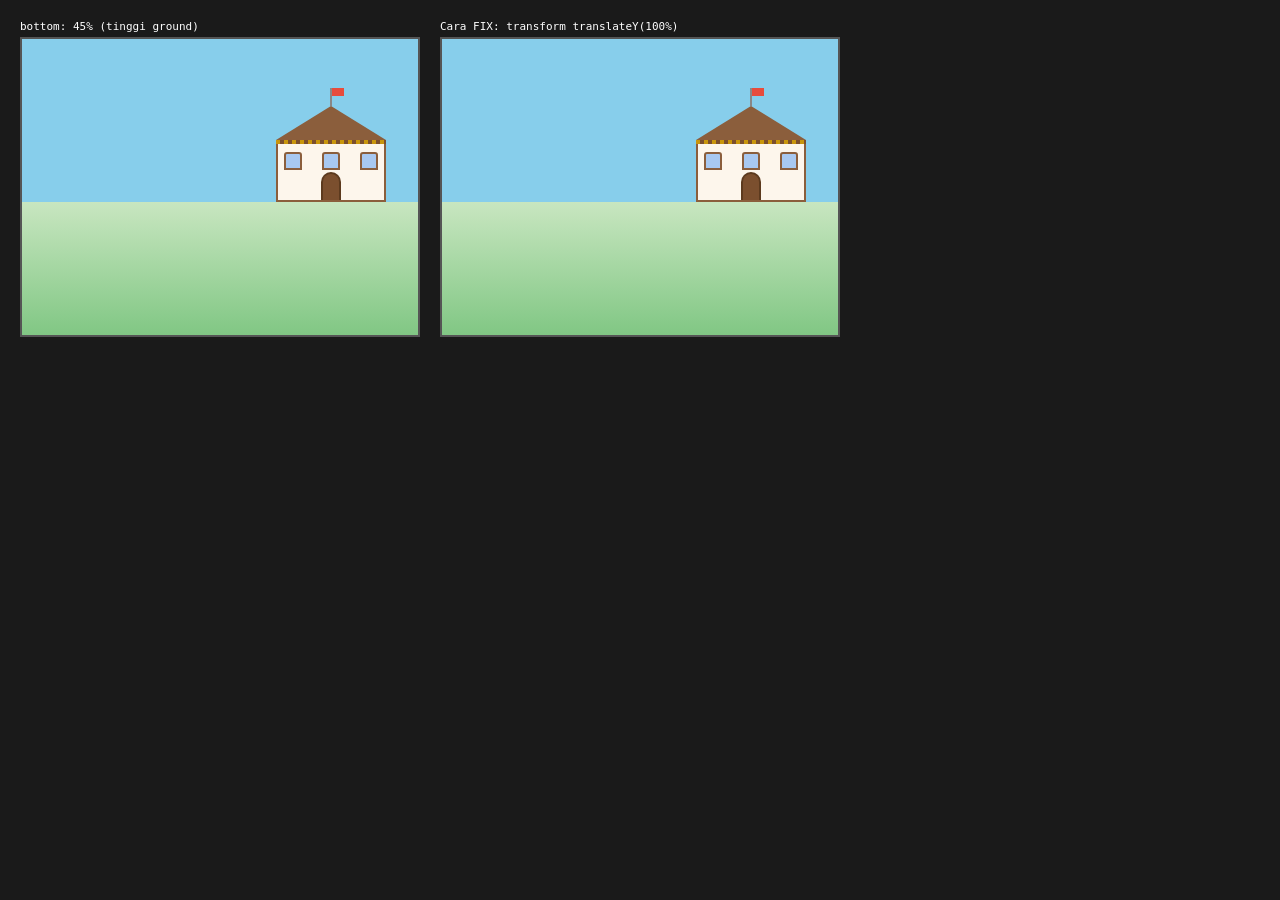
<file: test-school.html>
<!DOCTYPE html>
<html>
<head>
<meta charset="UTF-8">
<title>Test Rumah</title>
<style>
* { box-sizing: border-box; margin: 0; padding: 0; }
body { background: #1a1a1a; display: flex; gap: 20px; padding: 20px; flex-wrap: wrap; }
.label { color: white; font-size: 11px; margin-bottom: 4px; font-family: monospace; }

/* Tiruan pos-scene */
.scene {
  position: relative;
  width: 400px;
  height: 300px;
  overflow: hidden;
  border: 2px solid #555;
}
.sky { position: absolute; inset: 0; background: #87CEEB; }
.ground {
  position: absolute;
  bottom: 0; left: 0; right: 0;
  height: 45%;
  background: linear-gradient(180deg, #C8E6C0 0%, #81C784 100%);
}

/* Rumah yang BENAR: bottom = tinggi ground = 45% */
.house {
  position: absolute;
  bottom: 45%;  /* ← tepat di puncak ground */
  right: 8%;
  display: flex;
  flex-direction: column;
  align-items: center;
}
</style>
</head>
<body>

<div>
  <div class="label">bottom: 45% (tinggi ground)</div>
  <div class="scene">
    <div class="sky"></div>
    <div class="ground"></div>
    <div class="house">
      <!-- Bendera -->
      <div style="width:2px;height:18px;background:#888;align-self:flex-start;margin-left:54px;position:relative;">
        <div style="position:absolute;top:0;left:2px;width:12px;height:8px;background:#E74C3C;"></div>
      </div>
      <!-- Atap -->
      <div style="width:0;height:0;border-left:55px solid transparent;border-right:55px solid transparent;border-bottom:34px solid #8B5E3C;"></div>
      <!-- Strip atap -->
      <div style="width:110px;height:4px;background:repeating-linear-gradient(90deg,#C9960C 0,#C9960C 4px,#7B4F2E 4px,#7B4F2E 8px);"></div>
      <!-- Badan -->
      <div style="width:110px;height:58px;background:#FDF6EC;border:2.5px solid #8B5E3C;border-top:none;position:relative;">
        <div style="position:absolute;top:8px;left:6px;width:18px;height:18px;background:#A8C8F0;border:2px solid #8B5E3C;border-radius:3px 3px 0 0;"></div>
        <div style="position:absolute;top:8px;left:50%;transform:translateX(-50%);width:18px;height:18px;background:#A8C8F0;border:2px solid #8B5E3C;border-radius:3px 3px 0 0;"></div>
        <div style="position:absolute;top:8px;right:6px;width:18px;height:18px;background:#A8C8F0;border:2px solid #8B5E3C;border-radius:3px 3px 0 0;"></div>
        <div style="position:absolute;bottom:0;left:50%;transform:translateX(-50%);width:20px;height:28px;background:#7B4F2E;border-radius:10px 10px 0 0;border:2px solid #5C3A1E;border-bottom:none;"></div>
      </div>
    </div>
  </div>
</div>

<div>
  <div class="label">Cara FIX: transform translateY(100%)</div>
  <div class="scene">
    <div class="sky"></div>
    <div class="ground"></div>
    <!-- Taruh di atas ground, pakai bottom+transform -->
    <div style="position:absolute; bottom:45%; right:8%;
      display:flex; flex-direction:column; align-items:center;
      transform: translateY(0);">
      <div style="width:2px;height:18px;background:#888;align-self:flex-start;margin-left:54px;position:relative;">
        <div style="position:absolute;top:0;left:2px;width:12px;height:8px;background:#E74C3C;"></div>
      </div>
      <div style="width:0;height:0;border-left:55px solid transparent;border-right:55px solid transparent;border-bottom:34px solid #8B5E3C;"></div>
      <div style="width:110px;height:4px;background:repeating-linear-gradient(90deg,#C9960C 0,#C9960C 4px,#7B4F2E 4px,#7B4F2E 8px);"></div>
      <div style="width:110px;height:58px;background:#FDF6EC;border:2.5px solid #8B5E3C;border-top:none;position:relative;">
        <div style="position:absolute;top:8px;left:6px;width:18px;height:18px;background:#A8C8F0;border:2px solid #8B5E3C;border-radius:3px 3px 0 0;"></div>
        <div style="position:absolute;top:8px;left:50%;transform:translateX(-50%);width:18px;height:18px;background:#A8C8F0;border:2px solid #8B5E3C;border-radius:3px 3px 0 0;"></div>
        <div style="position:absolute;top:8px;right:6px;width:18px;height:18px;background:#A8C8F0;border:2px solid #8B5E3C;border-radius:3px 3px 0 0;"></div>
        <div style="position:absolute;bottom:0;left:50%;transform:translateX(-50%);width:20px;height:28px;background:#7B4F2E;border-radius:10px 10px 0 0;border:2px solid #5C3A1E;border-bottom:none;"></div>
      </div>
    </div>
  </div>
</div>

</body>
</html>
</file>
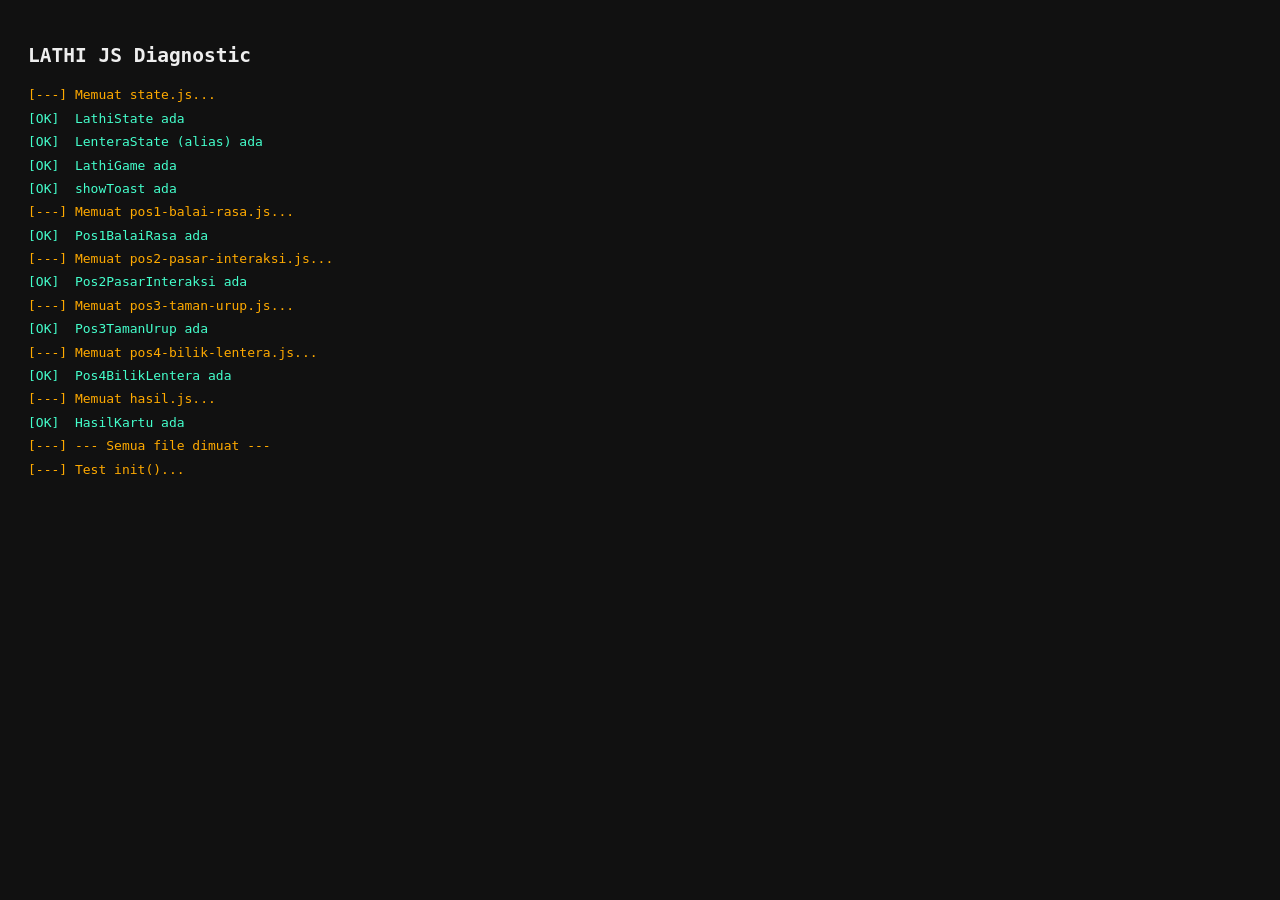
<file: test.html>
<!DOCTYPE html>
<html lang="id">
<head><meta charset="UTF-8"><title>LATHI - Debug Test</title></head>
<body style="font-family:monospace;padding:20px;background:#111;color:#eee;">
<h2>LATHI JS Diagnostic</h2>
<div id="log" style="white-space:pre-wrap;font-size:13px;line-height:1.8;"></div>
<script>
const log = document.getElementById('log');
function ok(msg)  { log.innerHTML += '<span style="color:#4fc">[OK]  ' + msg + '</span>\n'; }
function err(msg) { log.innerHTML += '<span style="color:#f55">[ERR] ' + msg + '</span>\n'; }
function info(msg){ log.innerHTML += '<span style="color:#fa0">[---] ' + msg + '</span>\n'; }

info('Memuat state.js...');
</script>
<script src="js/state.js" onerror="document.getElementById('log').innerHTML+='<span style=color:#f55>[ERR] GAGAL load state.js</span>\n'"></script>
<script>
if (typeof LathiState !== 'undefined')  ok('LathiState ada');
else err('LathiState TIDAK ADA');

if (typeof LenteraState !== 'undefined') ok('LenteraState (alias) ada');
else err('LenteraState (alias) TIDAK ADA');

if (typeof LathiGame !== 'undefined')  ok('LathiGame ada');
else err('LathiGame TIDAK ADA');

if (typeof showToast !== 'undefined')  ok('showToast ada');
else err('showToast TIDAK ADA');

info('Memuat pos1-balai-rasa.js...');
</script>
<script src="js/pos1-balai-rasa.js" onerror="document.getElementById('log').innerHTML+='<span style=color:#f55>[ERR] GAGAL load pos1-balai-rasa.js</span>\n'"></script>
<script>
if (typeof Pos1BalaiRasa !== 'undefined') ok('Pos1BalaiRasa ada');
else err('Pos1BalaiRasa TIDAK ADA');
info('Memuat pos2-pasar-interaksi.js...');
</script>
<script src="js/pos2-pasar-interaksi.js" onerror="document.getElementById('log').innerHTML+='<span style=color:#f55>[ERR] GAGAL load pos2</span>\n'"></script>
<script>
if (typeof Pos2PasarInteraksi !== 'undefined') ok('Pos2PasarInteraksi ada');
else err('Pos2PasarInteraksi TIDAK ADA');
info('Memuat pos3-taman-urup.js...');
</script>
<script src="js/pos3-taman-urup.js" onerror="document.getElementById('log').innerHTML+='<span style=color:#f55>[ERR] GAGAL load pos3</span>\n'"></script>
<script>
if (typeof Pos3TamanUrup !== 'undefined') ok('Pos3TamanUrup ada');
else err('Pos3TamanUrup TIDAK ADA');
info('Memuat pos4-bilik-lentera.js...');
</script>
<script src="js/pos4-bilik-lentera.js" onerror="document.getElementById('log').innerHTML+='<span style=color:#f55>[ERR] GAGAL load pos4</span>\n'"></script>
<script>
if (typeof Pos4BilikLentera !== 'undefined') ok('Pos4BilikLentera ada');
else err('Pos4BilikLentera TIDAK ADA');
info('Memuat hasil.js...');
</script>
<script src="js/hasil.js" onerror="document.getElementById('log').innerHTML+='<span style=color:#f55>[ERR] GAGAL load hasil.js</span>\n'"></script>
<script>
if (typeof HasilKartu !== 'undefined') ok('HasilKartu ada');
else err('HasilKartu TIDAK ADA');

info('--- Semua file dimuat ---');
info('Test init()...');
try {
  // Buat elemen loading minimal
  document.body.innerHTML += '<div id="loading-fill"></div><div id="toast-container"></div><div id="scene-transition"><p id="transition-text"></p></div>';
  // Test apakah init bisa dipanggil tanpa error
  if (typeof LathiState !== 'undefined') {
    ok('LathiState.init() siap dipanggil');
    ok('Cek localStorage key: ' + localStorage.getItem('lathi_session_v1'));
  }
} catch(e) {
  err('Error: ' + e.message);
}
</script>
</body>
</html>
</file>
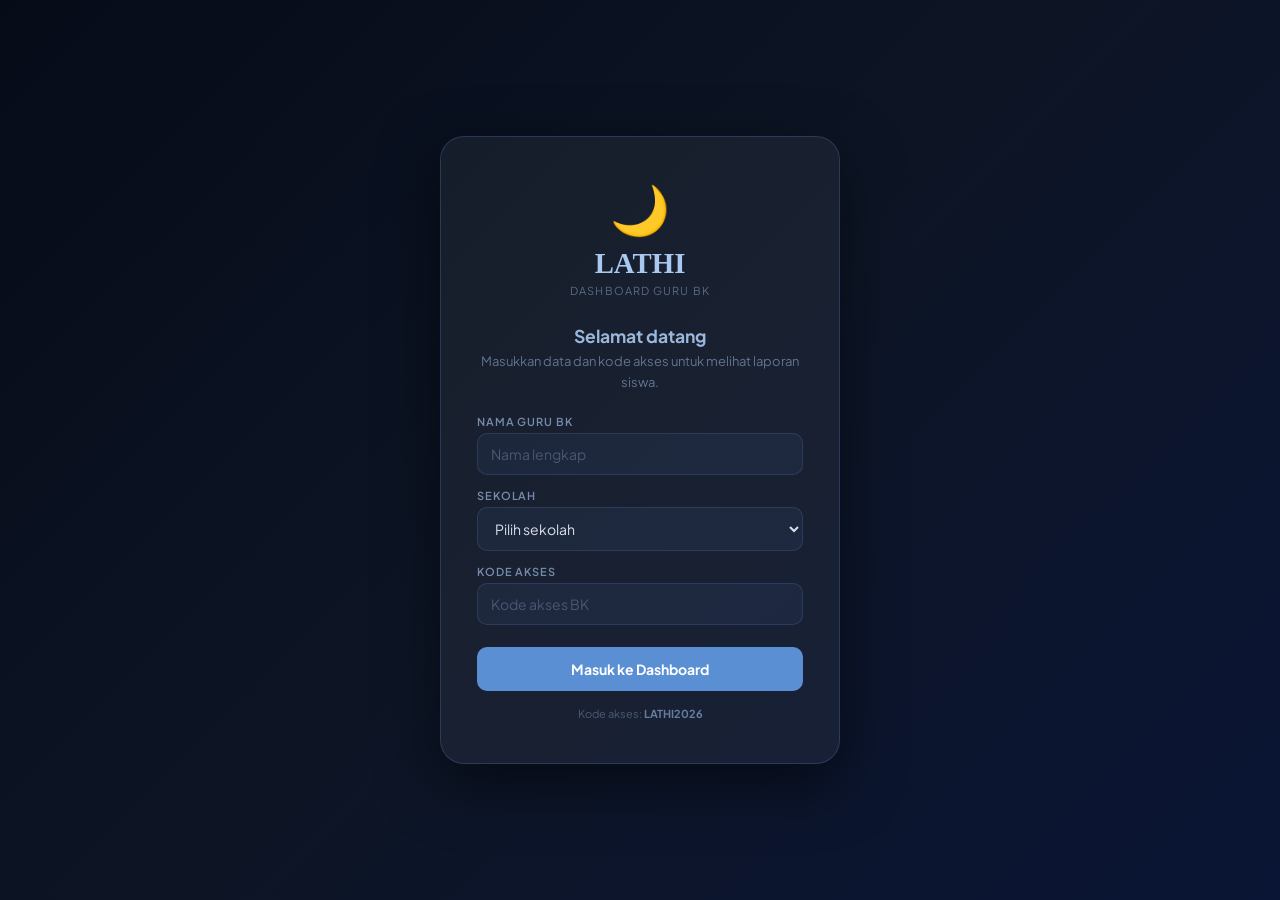
<file: dashboard/admin.html>
﻿<!DOCTYPE html>
<html lang="id">
<head>
  <meta charset="UTF-8" />
  <meta name="viewport" content="width=device-width, initial-scale=1.0" />
  <title>LATHI - Dashboard Guru BK</title>
  <link rel="preconnect" href="https://fonts.googleapis.com" />
  <link href="https://fonts.googleapis.com/css2?family=Plus+Jakarta+Sans:wght@300;400;500;600;700;800&display=swap" rel="stylesheet" />
  <style>
    :root {
      --blue:        #5B8FD4;
      --blue-dark:   #3A6BB5;
      --blue-light:  #A8C8F0;
      --green:       #27AE60;
      --red:         #E74C3C;
      --orange:      #F39C12;
      --purple:      #9B59B6;
      --bg:          #F0F4FF;
      --bg-dark:     #060B18;
      --card:        #FFFFFF;
      --border:      #D8E4F5;
      --text:        #1A2240;
      --text-muted:  #4A5880;
      --text-light:  #8A9BC0;
      --sidebar-bg:  #0D1525;
      --gold:        #C9960C;
      --font: 'Plus Jakarta Sans', system-ui, sans-serif;
      --r-sm: 6px; --r-md: 12px; --r-lg: 20px; --r-full: 9999px;
      --sh-sm: 0 1px 3px rgba(13,17,32,.08);
      --sh-md: 0 4px 16px rgba(13,17,32,.12);
      --sh-lg: 0 8px 32px rgba(13,17,32,.16);
    }

    *, *::before, *::after { box-sizing: border-box; margin: 0; padding: 0; }
    html { scroll-behavior: smooth; }
    body { font-family: var(--font); background: var(--bg); color: var(--text); display: flex; min-height: 100vh; }
    a { color: inherit; text-decoration: none; }
    button { cursor: pointer; font-family: var(--font); }
    ul, ol { list-style: none; }
    .sr-only { position:absolute; width:1px; height:1px; padding:0; margin:-1px; overflow:hidden; clip:rect(0,0,0,0); white-space:nowrap; }

    /* ── LOGIN ── */
    #login-screen {
      position: fixed; inset: 0; z-index: 999;
      background: linear-gradient(135deg, #060B18, #0D1525, #0A1535);
      display: flex; align-items: center; justify-content: center; padding: 20px;
    }
    #login-screen[hidden] { display: none; }
    .login-card {
      background: rgba(255,255,255,.05);
      border: 1.5px solid rgba(91,143,212,.25);
      border-radius: 24px;
      padding: 40px 36px;
      max-width: 400px; width: 100%;
      box-shadow: 0 20px 60px rgba(0,0,0,.5);
    }
    .login-logo { text-align: center; margin-bottom: 28px; }
    .login-logo-icon { font-size: 3rem; display: block; margin-bottom: 8px; }
    .login-logo-name { font-family: 'Playfair Display', serif; font-size: 1.8rem; font-weight: 700; color: var(--blue-light); }
    .login-logo-sub { font-size: 11px; color: rgba(168,200,240,.45); margin-top: 4px; letter-spacing: .1em; text-transform: uppercase; display: block; }
    .login-title { font-size: 1.1rem; font-weight: 700; color: rgba(168,200,240,.9); margin-bottom: 4px; text-align: center; }
    .login-sub { font-size: 13px; color: rgba(168,200,240,.5); text-align: center; margin-bottom: 22px; line-height: 1.6; }
    .login-field { margin-bottom: 14px; }
    .login-label { display: block; font-size: 11px; font-weight: 600; color: rgba(168,200,240,.65); margin-bottom: 5px; text-transform: uppercase; letter-spacing: .08em; }
    .login-input, .login-select {
      width: 100%; padding: 11px 13px;
      font-family: var(--font); font-size: 14px;
      background: rgba(91,143,212,.08);
      border: 1.5px solid rgba(91,143,212,.2);
      border-radius: 10px; color: rgba(240,244,255,.9);
      transition: border-color 200ms;
    }
    .login-input::placeholder { color: rgba(168,200,240,.3); }
    .login-input:focus, .login-select:focus { outline: none; border-color: var(--blue); box-shadow: 0 0 0 3px rgba(91,143,212,.2); }
    .login-select option { background: #0D1525; color: white; }
    .login-btn {
      width: 100%; padding: 13px;
      background: var(--blue); color: white;
      border: none; border-radius: 10px;
      font-size: 14px; font-weight: 700; margin-top: 8px;
      transition: background 200ms, transform 150ms;
    }
    .login-btn:hover { background: var(--blue-dark); transform: translateY(-1px); }
    .login-error { font-size: 12px; color: #F08080; background: rgba(231,76,60,.1); border: 1px solid rgba(231,76,60,.25); border-radius: 8px; padding: 8px 12px; margin-bottom: 12px; text-align: center; display: none; }
    .login-note { font-size: 11px; color: rgba(168,200,240,.35); text-align: center; margin-top: 14px; line-height: 1.6; }

    /* ── SIDEBAR ── */
    .sidebar {
      width: 230px; background: var(--sidebar-bg);
      min-height: 100vh; flex-shrink: 0;
      position: fixed; top: 0; left: 0; bottom: 0; z-index: 100;
      display: flex; flex-direction: column;
      border-right: 1px solid rgba(91,143,212,.12);
      transition: transform 200ms;
    }
    .sidebar-logo {
      padding: 22px 18px 18px;
      border-bottom: 1px solid rgba(91,143,212,.1);
      display: flex; align-items: center; gap: 10px;
    }
    .sidebar-logo-icon { font-size: 1.4rem; }
    .sidebar-logo-text { font-size: .95rem; font-weight: 800; color: var(--blue-light); letter-spacing: -.02em; }
    .sidebar-logo-sub { font-size: 9px; color: rgba(168,200,240,.35); font-weight: 500; letter-spacing: .08em; text-transform: uppercase; display: block; }

    .sidebar-nav { flex: 1; padding: 14px 10px; overflow-y: auto; }
    .nav-group-label { font-size: 10px; font-weight: 600; text-transform: uppercase; letter-spacing: .12em; color: rgba(168,200,240,.3); padding: 10px 8px 5px; }
    .nav-btn {
      display: flex; align-items: center; gap: 9px;
      width: 100%; padding: 9px 11px;
      border-radius: var(--r-md);
      font-size: 13px; font-weight: 500;
      color: rgba(168,200,240,.6);
      background: none; border: none;
      transition: all 200ms; margin-bottom: 2px;
      cursor: pointer; text-align: left;
    }
    .nav-btn:hover { background: rgba(91,143,212,.1); color: rgba(168,200,240,.95); }
    .nav-btn.active { background: rgba(91,143,212,.18); color: var(--blue-light); font-weight: 600; }
    .nav-icon { font-size: .95rem; width: 18px; text-align: center; flex-shrink: 0; }
    .nav-count {
      margin-left: auto; background: var(--red); color: white;
      font-size: 10px; font-weight: 700;
      padding: 1px 6px; border-radius: var(--r-full); min-width: 18px; text-align: center;
    }
    .nav-count.warn { background: var(--orange); color: #1A2240; }
    .nav-count.none { display: none; }

    .sidebar-footer {
      padding: 14px; border-top: 1px solid rgba(91,143,212,.1);
    }
    .bk-profile { display: flex; align-items: center; gap: 9px; }
    .bk-avatar {
      width: 34px; height: 34px; border-radius: 50%;
      background: var(--blue); flex-shrink: 0;
      display: flex; align-items: center; justify-content: center; font-size: .9rem;
    }
    .bk-info { flex: 1; min-width: 0; }
    .bk-name { font-size: 12px; font-weight: 600; color: rgba(168,200,240,.9); white-space: nowrap; overflow: hidden; text-overflow: ellipsis; }
    .bk-sekolah { font-size: 10px; color: rgba(168,200,240,.4); white-space: nowrap; overflow: hidden; text-overflow: ellipsis; }
    .btn-logout { background: none; border: none; color: rgba(168,200,240,.3); font-size: .95rem; padding: 4px; transition: color 200ms; }
    .btn-logout:hover { color: var(--red); }

    /* ── MAIN ── */
    .main { flex: 1; margin-left: 230px; display: flex; flex-direction: column; min-height: 100vh; }

    /* ── TOPBAR ── */
    .topbar {
      background: var(--card); border-bottom: 1px solid var(--border);
      padding: 0 24px; height: 56px;
      display: flex; align-items: center; justify-content: space-between;
      position: sticky; top: 0; z-index: 50; box-shadow: var(--sh-sm);
    }
    .topbar-title { font-size: 16px; font-weight: 700; }
    .topbar-right { display: flex; align-items: center; gap: 12px; }
    .topbar-school {
      font-size: 11px; color: var(--text-muted);
      background: var(--bg); padding: 4px 10px;
      border-radius: var(--r-full); font-weight: 500;
      border: 1px solid var(--border);
    }
    .topbar-refresh {
      background: none; border: 1.5px solid var(--border);
      width: 32px; height: 32px; border-radius: var(--r-sm);
      display: flex; align-items: center; justify-content: center;
      font-size: .9rem; color: var(--text-muted); transition: all 200ms;
    }
    .topbar-refresh:hover { border-color: var(--blue); color: var(--blue); }

    /* ── PAGE ── */
    .page { padding: 24px; flex: 1; }

    /* ── VIEWS ── */
    .view[hidden] { display: none; }

    /* ── SECTION HEADER ── */
    .page-header { margin-bottom: 20px; }
    .page-title { font-size: 20px; font-weight: 800; color: var(--text); margin-bottom: 3px; }
    .page-sub { font-size: 13px; color: var(--text-muted); }

    /* ── STAT CARDS ── */
    .stats-grid {
      display: grid;
      grid-template-columns: repeat(auto-fit, minmax(160px, 1fr));
      gap: 14px; margin-bottom: 24px;
    }
    .stat-card {
      background: var(--card); border: 1.5px solid var(--border);
      border-radius: var(--r-lg); padding: 18px;
      transition: transform 200ms, box-shadow 200ms;
    }
    .stat-card:hover { transform: translateY(-2px); box-shadow: var(--sh-md); }
    .stat-card.red   { border-color: rgba(231,76,60,.3);  background: rgba(231,76,60,.03); }
    .stat-card.orange{ border-color: rgba(243,156,18,.3); background: rgba(243,156,18,.03); }
    .stat-card.green { border-color: rgba(39,174,96,.3);  background: rgba(39,174,96,.03); }
    .stat-card.blue  { border-color: rgba(91,143,212,.3); background: rgba(91,143,212,.03); }
    .stat-icon { font-size: 1.6rem; margin-bottom: 8px; }
    .stat-val { font-size: 28px; font-weight: 800; line-height: 1; margin-bottom: 3px; }
    .stat-val.red    { color: var(--red); }
    .stat-val.orange { color: var(--orange); }
    .stat-val.green  { color: var(--green); }
    .stat-val.blue   { color: var(--blue); }
    .stat-label { font-size: 12px; color: var(--text-muted); font-weight: 500; }

    /* ── PANEL ── */
    .panel { background: var(--card); border: 1.5px solid var(--border); border-radius: var(--r-lg); overflow: hidden; margin-bottom: 20px; }
    .panel-head {
      padding: 14px 18px;
      border-bottom: 1px solid var(--border);
      display: flex; align-items: center; justify-content: space-between;
    }
    .panel-title { font-size: 13px; font-weight: 700; display: flex; align-items: center; gap: 7px; }
    .panel-action { font-size: 12px; font-weight: 600; color: var(--blue-dark); background: none; border: none; cursor: pointer; }
    .panel-action:hover { color: var(--blue); }

    /* ── FILTER BAR ── */
    .filter-bar {
      display: flex; align-items: center; gap: 8px;
      padding: 12px 18px; background: var(--bg);
      border-bottom: 1px solid var(--border); flex-wrap: wrap;
    }
    .filter-lbl { font-size: 12px; font-weight: 600; color: var(--text-muted); white-space: nowrap; }
    .filter-select, .filter-input {
      font-family: var(--font); font-size: 12px;
      padding: 6px 10px; border: 1.5px solid var(--border);
      border-radius: var(--r-sm); background: var(--card); color: var(--text);
      transition: border-color 200ms;
    }
    .filter-select:focus, .filter-input:focus { outline: none; border-color: var(--blue); }
    .filter-input { flex: 1; min-width: 140px; }
    .btn-filter {
      padding: 6px 14px; background: var(--blue); color: white;
      border: none; border-radius: var(--r-sm); font-size: 12px; font-weight: 600;
      transition: background 200ms;
    }
    .btn-filter:hover { background: var(--blue-dark); }
    .btn-clear {
      padding: 6px 10px; background: transparent; color: var(--text-muted);
      border: 1.5px solid var(--border); border-radius: var(--r-sm);
      font-size: 12px; font-weight: 600; transition: all 200ms;
    }
    .btn-clear:hover { border-color: var(--red); color: var(--red); }

    /* ── TABLE ── */
    .tbl { width: 100%; border-collapse: collapse; font-size: 13px; }
    .tbl thead tr { background: var(--bg); border-bottom: 1px solid var(--border); }
    .tbl th { padding: 9px 14px; text-align: left; font-size: 10px; font-weight: 600; text-transform: uppercase; letter-spacing: .08em; color: var(--text-muted); white-space: nowrap; }
    .tbl td { padding: 11px 14px; border-bottom: 1px solid var(--border); vertical-align: middle; }
    .tbl tbody tr:last-child td { border-bottom: none; }
    .tbl tbody tr { transition: background 150ms; }
    .tbl tbody tr:hover { background: rgba(91,143,212,.04); }

    /* ── BADGES ── */
    .badge {
      display: inline-flex; align-items: center; gap: 3px;
      padding: 2px 8px; border-radius: var(--r-full);
      font-size: 11px; font-weight: 600; white-space: nowrap;
    }
    .badge.red    { background: rgba(231,76,60,.12);  color: #C0392B; }
    .badge.orange { background: rgba(243,156,18,.12); color: #B7780F; }
    .badge.green  { background: rgba(39,174,96,.1);   color: #1E8449; }
    .badge.blue   { background: rgba(91,143,212,.12); color: #2E5FA8; }
    .badge.purple { background: rgba(155,89,182,.12); color: #7D3C98; }
    .badge.gray   { background: rgba(127,140,141,.12);color: #566573; }

    /* ── URGENSI DOT ── */
    .u-dot { width: 7px; height: 7px; border-radius: 50%; display: inline-block; flex-shrink: 0; margin-right: 5px; }
    .u-dot.kritis  { background: var(--red);    box-shadow: 0 0 0 0 rgba(231,76,60,.6); animation: pulse-ring 1.2s ease-in-out infinite; }
    .u-dot.tinggi  { background: var(--orange); }
    .u-dot.sedang  { background: var(--blue); }
    .u-dot.normal  { background: var(--green); }
    @keyframes pulse-ring {
      0%, 100% { box-shadow: 0 0 0 0 rgba(231,76,60,.5); }
      50%       { box-shadow: 0 0 0 5px rgba(231,76,60,0); }
    }

    /* ── MINI BAR ── */
    .mini-bar { height: 5px; background: var(--border); border-radius: var(--r-full); overflow: hidden; min-width: 70px; }
    .mini-fill { height: 100%; border-radius: var(--r-full); transition: width 600ms ease; }
    .mini-fill.gold  { background: linear-gradient(90deg, var(--blue), var(--blue-dark)); }
    .mini-fill.gray  { background: #95A5A6; }

    /* ── BUTTONS ── */
    .btn {
      display: inline-flex; align-items: center; gap: 5px;
      padding: 7px 14px; font-size: 12px; font-weight: 600;
      border-radius: var(--r-full); border: 2px solid transparent;
      transition: all 200ms; cursor: pointer; white-space: nowrap;
    }
    .btn.primary { background: var(--blue); color: white; }
    .btn.primary:hover { background: var(--blue-dark); }
    .btn.success { background: var(--green); color: white; }
    .btn.success:hover { filter: brightness(.9); }
    .btn.ghost { background: transparent; color: var(--text-muted); border-color: var(--border); }
    .btn.ghost:hover { background: var(--bg); }
    .btn.danger-soft { background: rgba(231,76,60,.08); color: var(--red); border-color: rgba(231,76,60,.2); }
    .btn.danger-soft:hover { background: var(--red); color: white; }
    .btn.sm { font-size: 11px; padding: 5px 10px; }

    /* ── EMPTY STATE ── */
    .empty { text-align: center; padding: 48px 20px; }
    .empty-icon { font-size: 2.5rem; margin-bottom: 10px; opacity: .5; }
    .empty-text { font-size: 14px; color: var(--text-muted); margin-bottom: 6px; font-weight: 600; }
    .empty-sub { font-size: 12px; color: var(--text-light); }

    /* ── MODAL ── */
    .modal-overlay {
      position: fixed; inset: 0; z-index: 300;
      background: rgba(0,0,0,.55); backdrop-filter: blur(4px);
      display: flex; align-items: center; justify-content: center; padding: 20px;
    }
    .modal-overlay[hidden] { display: none; }
    .modal-box {
      background: var(--card); border-radius: var(--r-lg);
      max-width: 560px; width: 100%; max-height: 85vh; overflow-y: auto;
      box-shadow: 0 20px 60px rgba(0,0,0,.25);
    }
    .modal-head {
      padding: 18px 22px 14px;
      border-bottom: 1px solid var(--border);
      display: flex; align-items: flex-start; justify-content: space-between; gap: 12px;
    }
    .modal-title-text { font-size: 16px; font-weight: 700; }
    .modal-close {
      background: var(--bg); border: none; width: 30px; height: 30px;
      border-radius: 50%; display: flex; align-items: center; justify-content: center;
      font-size: .9rem; flex-shrink: 0; transition: background 200ms;
    }
    .modal-close:hover { background: var(--red); color: white; }
    .modal-body { padding: 18px 22px; }
    .modal-foot { padding: 14px 22px; border-top: 1px solid var(--border); display: flex; gap: 8px; justify-content: flex-end; }

    /* ── DETAIL LAPORAN ── */
    .detail-row { display: grid; grid-template-columns: 1fr 1fr; gap: 12px; margin-bottom: 16px; }
    .detail-item { display: flex; flex-direction: column; gap: 3px; }
    .detail-lbl { font-size: 10px; font-weight: 600; text-transform: uppercase; letter-spacing: .08em; color: var(--text-muted); }
    .detail-val { font-size: 14px; font-weight: 500; color: var(--text); }
    .laporan-isi {
      background: var(--bg); border: 1.5px solid var(--border);
      border-radius: var(--r-md); padding: 14px;
      font-size: 14px; line-height: 1.75; color: var(--text);
      white-space: pre-wrap; word-break: break-word; margin: 12px 0;
    }
    .skor-grid { display: grid; grid-template-columns: repeat(4, 1fr); gap: 10px; background: var(--bg); border-radius: var(--r-md); padding: 14px; margin: 12px 0; }
    .skor-item { text-align: center; }
    .skor-lbl { font-size: 10px; font-weight: 600; text-transform: uppercase; letter-spacing: .06em; color: var(--text-muted); margin-bottom: 4px; }
    .skor-val { font-size: 22px; font-weight: 800; color: var(--text); }
    .skor-val.red { color: var(--red); }
    .skor-val.blue { color: var(--blue); }

    .catatan-area {
      width: 100%; font-family: var(--font); font-size: 13px;
      padding: 11px 13px; border: 1.5px solid var(--border);
      border-radius: var(--r-md); background: var(--bg); color: var(--text);
      resize: vertical; transition: border-color 200ms; min-height: 80px;
    }
    .catatan-area:focus { outline: none; border-color: var(--blue); }

    /* ── DASHBOARD GRID ── */
    .dash-grid { display: grid; grid-template-columns: 1fr 1fr; gap: 18px; }
    .dash-grid .full { grid-column: 1 / -1; }

    /* ── CHART BAR ── */
    .chart-wrap { display: flex; align-items: flex-end; gap: 10px; height: 120px; padding: 16px 18px 0; }
    .chart-col { display: flex; flex-direction: column; align-items: center; gap: 5px; flex: 1; }
    .chart-bar-wrap { flex: 1; width: 100%; display: flex; align-items: flex-end; justify-content: center; }
    .chart-bar { width: 100%; max-width: 40px; border-radius: 5px 5px 0 0; min-height: 4px; position: relative; }
    .chart-pct { position: absolute; top: -18px; left: 50%; transform: translateX(-50%); font-size: 10px; font-weight: 700; color: var(--text-muted); white-space: nowrap; }
    .chart-lbl { font-size: 10px; font-weight: 600; color: var(--text-muted); text-align: center; }

    /* ── TREN ── */
    .tren-wrap { display: flex; align-items: flex-end; gap: 10px; height: 90px; padding: 16px 18px 0; }
    .tren-col { flex: 1; display: flex; flex-direction: column; align-items: center; gap: 3px; }
    .tren-bar-wrap { flex: 1; width: 100%; display: flex; align-items: flex-end; justify-content: center; }
    .tren-bar { width: 100%; max-width: 32px; border-radius: 4px 4px 0 0; min-height: 4px; }
    .tren-lbl { font-size: 10px; color: var(--text-light); }

    /* ── ADMIN SECTION ── */
    .form-row { display: grid; grid-template-columns: 1fr 1fr; gap: 14px; margin-bottom: 14px; }
    .form-field { display: flex; flex-direction: column; gap: 5px; }
    .form-lbl { font-size: 12px; font-weight: 600; color: var(--text); }
    .form-input, .form-select {
      font-family: var(--font); font-size: 13px;
      padding: 9px 12px; border: 1.5px solid var(--border);
      border-radius: var(--r-md); background: var(--bg); color: var(--text);
      transition: border-color 200ms;
    }
    .form-input:focus, .form-select:focus { outline: none; border-color: var(--blue); }
    .form-hint { font-size: 11px; color: var(--text-light); }

    /* ── ALERT ── */
    .alert {
      display: flex; align-items: center; gap: 10px;
      padding: 12px 16px; border-radius: var(--r-md); margin-bottom: 18px;
      font-size: 13px; font-weight: 500;
    }
    .alert.red    { background: rgba(231,76,60,.08);  border: 1.5px solid rgba(231,76,60,.25);  color: var(--red); }
    .alert.orange { background: rgba(243,156,18,.08); border: 1.5px solid rgba(243,156,18,.25); color: #B7780F; }

    /* ── TOAST ── */
    #toast-area { position: fixed; bottom: 18px; right: 18px; z-index: 500; display: flex; flex-direction: column; gap: 8px; }
    .toast-msg {
      background: var(--text); color: white; padding: 11px 16px;
      border-radius: var(--r-md); font-size: 13px; font-weight: 500;
      box-shadow: var(--sh-lg); max-width: 300px;
      border-left: 4px solid var(--blue);
      transition: opacity 300ms, transform 300ms;
    }
    .toast-msg.green { border-left-color: var(--green); }
    .toast-msg.red   { border-left-color: var(--red); }

    /* ── RESPONSIVE ── */
    @media (max-width: 900px) {
      .sidebar { transform: translateX(-100%); }
      .sidebar.open { transform: translateX(0); }
      .main { margin-left: 0; }
      .dash-grid { grid-template-columns: 1fr; }
      .stats-grid { grid-template-columns: repeat(2, 1fr); }
      .skor-grid { grid-template-columns: repeat(2, 1fr); }
      .detail-row { grid-template-columns: 1fr; }
    }
    @media (max-width: 560px) {
      .stats-grid { grid-template-columns: 1fr; }
      .form-row { grid-template-columns: 1fr; }
      .page { padding: 14px; }
    }
  </style>
</head>
<body>

<!-- ── LOGIN SCREEN ── -->
<div id="login-screen" role="dialog" aria-modal="true" aria-labelledby="login-title">
  <div class="login-card">
    <div class="login-logo">
      <span class="login-logo-icon">🌙</span>
      <div class="login-logo-name">LATHI</div>
      <span class="login-logo-sub">Dashboard Guru BK</span>
    </div>
    <h1 class="login-title" id="login-title">Selamat datang</h1>
    <p class="login-sub">Masukkan data dan kode akses untuk melihat laporan siswa.</p>
    <div class="login-error" id="login-error">Kode akses salah. Coba lagi.</div>
    <div class="login-field">
      <label class="login-label" for="login-nama">Nama Guru BK</label>
      <input type="text" id="login-nama" class="login-input" placeholder="Nama lengkap" maxlength="60" autocomplete="name" />
    </div>
    <div class="login-field">
      <label class="login-label" for="login-sekolah">Sekolah</label>
      <select id="login-sekolah" class="login-select">
        <option value="">Pilih sekolah</option>
        <option value="SMA Al-Maahira IIBS Malang">SMA Al-Maahira IIBS Malang</option>
        <option value="SMAN 3 Malang">SMAN 3 Malang</option>
        <option value="SMAN 4 Malang">SMAN 4 Malang</option>
      </select>
    </div>
    <div class="login-field">
      <label class="login-label" for="login-kode">Kode Akses</label>
      <input type="password" id="login-kode" class="login-input" placeholder="Kode akses BK" maxlength="30" />
    </div>
    <button class="login-btn" id="btn-login">Masuk ke Dashboard</button>
    <p class="login-note">Kode akses: <strong style="color:rgba(168,200,240,.55)">LATHI2026</strong></p>
  </div>
</div>

<!-- ── SIDEBAR ── -->
<aside class="sidebar" id="sidebar" role="navigation" aria-label="Navigasi dashboard">
  <div class="sidebar-logo">
    <span class="sidebar-logo-icon">🌙</span>
    <div>
      <div class="sidebar-logo-text">LATHI</div>
      <span class="sidebar-logo-sub">Dashboard Guru BK</span>
    </div>
  </div>
  <nav class="sidebar-nav">
    <div class="nav-group-label">Menu Utama</div>
    <button class="nav-btn active" data-view="overview">
      <span class="nav-icon">📊</span> Ringkasan
    </button>
    <button class="nav-btn" data-view="laporan">
      <span class="nav-icon">📋</span> Laporan Masuk
      <span class="nav-count" id="cnt-laporan">0</span>
    </button>

    <button class="nav-btn" data-view="analisis">
      <span class="nav-icon">📈</span> Analisis
    </button>
    <button class="nav-btn" data-view="konseling">
      <span class="nav-icon">💬</span> Permintaan Konseling
      <span class="nav-count warn" id="cnt-konseling">0</span>
    </button>
    <div class="nav-group-label" style="margin-top:14px;">Pengaturan</div>
    <button class="nav-btn" data-view="panduan">
      <span class="nav-icon">📖</span> Cara Pakai
    </button>
    <button class="nav-btn" data-view="admin">
      <span class="nav-icon">⚙️</span> Admin
    </button>
  </nav>
  <div class="sidebar-footer">
    <div class="bk-profile">
      <div class="bk-avatar">👩</div>
      <div class="bk-info">
        <div class="bk-name" id="bk-nama-display">Guru BK</div>
        <div class="bk-sekolah" id="bk-sekolah-display">Sekolah</div>
      </div>
      <button class="btn-logout" id="btn-logout" title="Keluar">⏻</button>
    </div>
  </div>
</aside>

<!-- ── MAIN ── -->
<main class="main">
  <div class="topbar">
    <div class="topbar-title" id="topbar-title">📊 Ringkasan</div>
    <div class="topbar-right">
      <span class="topbar-school" id="topbar-school-label">Semua Sekolah</span>
      <button class="topbar-refresh" id="btn-refresh" title="Muat ulang data">🔄</button>
    </div>
  </div>

  <div class="page" id="page">

    <!-- ═══ VIEW: OVERVIEW ═══ -->
    <div id="view-overview" class="view">

      <div class="page-header">
        <h1 class="page-title">Ringkasan Dashboard</h1>
        <p class="page-sub" id="overview-date"></p>
      </div>

      <div class="stats-grid">
        <div class="stat-card red">
          <div class="stat-icon">🚨</div>
          <div class="stat-val red" id="st-belum-baca">0</div>
          <div class="stat-label">Laporan Belum Dibaca</div>
        </div>
        <div class="stat-card green">
          <div class="stat-icon">🎮</div>
          <div class="stat-val green" id="st-sesi">0</div>
          <div class="stat-label">Total Sesi Selesai</div>
        </div>
        <div class="stat-card blue">
          <div class="stat-icon">🍂</div>
          <div class="stat-val blue" id="st-daun">0</div>
          <div class="stat-label">Perlu Perhatian (Daun)</div>
        </div>
        <div class="stat-card orange">
          <div class="stat-icon">💬</div>
          <div class="stat-val orange" id="st-konseling">0</div>
          <div class="stat-label">Minta Konseling</div>
        </div>
        <div class="stat-card" style="border-color:rgba(155,89,182,.3);background:rgba(155,89,182,.03)">
          <div class="stat-icon">🔕</div>
          <div class="stat-val" style="color:var(--purple)" id="st-tanpa-laporan">0</div>
          <div class="stat-label">Selesai Tanpa Laporan</div>
        </div>
      </div>

      <div class="dash-grid">
        <div class="panel">
          <div class="panel-head">
            <span class="panel-title">📋 Laporan Terbaru</span>
            <button class="panel-action" onclick="switchView('laporan')">Lihat semua</button>
          </div>
          <table class="tbl" aria-label="Laporan terbaru">
            <thead><tr>
              <th>Nama</th><th>Sekolah</th><th>Tipe</th><th>Waktu</th>
            </tr></thead>
            <tbody id="tbody-recent"></tbody>
          </table>
        </div>

        <div class="panel">
          <div class="panel-head">
            <span class="panel-title">📈 Distribusi Respons</span>
          </div>
          <div class="chart-wrap" id="chart-respons"></div>
          <div style="display:flex;flex-wrap:wrap;gap:8px;padding:10px 18px 14px" id="chart-legend"></div>
        </div>

        <div class="panel full">
          <div class="panel-head">
            <span class="panel-title">📉 Tren Skor Resiliensi (7 Hari Terakhir)</span>
          </div>
          <div style="padding:0 18px 14px">
            <div class="tren-wrap" id="tren-bars"></div>
            <div style="display:flex;justify-content:space-between;margin-top:5px;padding:0 9px" id="tren-labels"></div>
          </div>
        </div>

        <div class="panel full">
          <div class="panel-head">
            <span class="panel-title">🌟 Distribusi Kartu LATHI</span>
          </div>
          <div style="padding:14px 18px" id="lathi-dist-panel"></div>
        </div>
      </div>
    </div>

    <!-- ═══ VIEW: LAPORAN ═══ -->
    <div id="view-laporan" class="view" hidden>
      <div class="page-header">
        <h1 class="page-title">Laporan Masuk</h1>
        <p class="page-sub">Semua siswa yang telah menyelesaikan Pos 4 (Bilik Cahaya)</p>
      </div>
      <div class="panel">
        <div class="filter-bar" role="search">
          <span class="filter-lbl">Filter:</span>
          <select class="filter-select" id="f-sekolah">
            <option value="">Semua Sekolah</option>
            <option>SMA Al-Maahira IIBS Malang</option>
            <option>SMAN 3 Malang</option>
            <option>SMAN 4 Malang</option>
          </select>
          <select class="filter-select" id="f-status">
            <option value="">Semua Status</option>
            <option value="belum_dibaca">Belum Dibaca</option>
            <option value="dalam_proses">Dalam Proses</option>
            <option value="selesai">Selesai</option>
          </select>
          <input type="text" class="filter-input" id="f-cari" placeholder="Cari nama siswa..." />
          <button class="btn-filter" id="btn-terapkan-filter">Terapkan</button>
          <button class="btn-clear" id="btn-reset-filter">Reset</button>
        </div>
        <table class="tbl" aria-label="Tabel laporan">
          <thead><tr>
            <th>Nama Siswa</th><th>Sekolah</th><th>Gender</th>
            <th>Tipe Laporan</th><th>Tipe Mental</th><th>Skor</th><th>Tanggal</th><th>Status</th><th>Aksi</th>
          </tr></thead>
          <tbody id="tbody-laporan"></tbody>
        </table>
      </div>
    </div>

    <!-- ═══ VIEW: ANALISIS ═══ -->
    <div id="view-analisis" class="view" hidden>
      <div class="page-header">
        <h1 class="page-title">Analisis Respons Siswa</h1>
        <p class="page-sub">Distribusi tipe respons per skenario per sekolah</p>
      </div>
      <div class="dash-grid">
        <div class="panel">
          <div class="panel-head"><span class="panel-title">Skenario 1 - Body Shaming</span></div>
          <div style="padding:14px 18px" id="a-s1"></div>
        </div>
        <div class="panel">
          <div class="panel-head"><span class="panel-title">Skenario 2 - Meremehkan Pencapaian</span></div>
          <div style="padding:14px 18px" id="a-s2"></div>
        </div>
        <div class="panel full">
          <div class="panel-head"><span class="panel-title">Skenario 3 - Pengucilan</span></div>
          <div style="padding:14px 18px" id="a-s3"></div>
        </div>
      </div>
    </div>

    <!-- ═══ VIEW: KONSELING ═══ -->
    <div id="view-konseling" class="view" hidden>
      <div class="page-header">
        <h1 class="page-title">Permintaan Konseling</h1>
        <p class="page-sub">Siswa yang meminta ngobrol dengan Guru BK</p>
      </div>
      <div class="panel">
        <table class="tbl" aria-label="Tabel konseling">
          <thead><tr>
            <th>Nama</th><th>Sekolah</th><th>Tipe Mental</th><th>Tgl Request</th><th>Aksi</th>
          </tr></thead>
          <tbody id="tbody-konseling-tbl"></tbody>
        </table>
      </div>
    </div>

    <!-- ═══ VIEW: PANDUAN ═══ -->
    <div id="view-panduan" class="view" hidden>
      <div class="page-header">
        <h1 class="page-title">Cara Pakai Dashboard</h1>
        <p class="page-sub">Panduan singkat untuk Guru BK dalam membaca dan menindaklanjuti data LATHI</p>
      </div>

      <div class="dash-grid">

        <!-- Apa itu LATHI -->
        <div class="panel full">
          <div class="panel-head"><span class="panel-title">🌙 Apa itu LATHI?</span></div>
          <div style="padding:18px;line-height:1.8;font-size:13px;color:var(--text-muted);">
            <p><strong style="color:var(--text)">LATHI</strong> adalah game edukasi berbasis simulasi yang dimainkan siswa secara mandiri. Selama bermain, siswa merespons skenario bullying verbal, memilih afirmasi diri, dan menulis cerita di ruang aman (Bilik Cahaya).</p>
            <p style="margin-top:8px;">Data yang masuk ke dashboard ini berasal dari pilihan-pilihan siswa selama bermain, yang dirancang berdasarkan pendekatan psikologi (resiliensi, asertivitas, dan isolasi sosial). Gunakan sebagai <strong style="color:var(--text)">bahan awal untuk mengetahui kondisi mental siswa dan membuka percakapan</strong>, bukan sebagai diagnosis klinis.</p>
          </div>
        </div>

        <!-- Alur permainan -->
        <div class="panel full">
          <div class="panel-head"><span class="panel-title">🗺️ Alur Permainan & Sumber Data</span></div>
          <div style="padding:18px;">
            <div style="display:grid;grid-template-columns:repeat(auto-fit,minmax(200px,1fr));gap:12px;">
              <div style="background:var(--bg);border-radius:var(--r-md);padding:14px;border:1.5px solid var(--border);">
                <div style="font-size:1.2rem;margin-bottom:6px;">🏛️</div>
                <div style="font-size:12px;font-weight:700;color:var(--text);margin-bottom:4px;">Pos 1 — Balai Rasa</div>
                <div style="font-size:12px;color:var(--text-muted);line-height:1.6;">Siswa mengisi nama, sekolah, gender, dan memilih pilihan yang mencerminkan perasaan & kondisi sosialnya. Menghasilkan skor <strong>Resiliensi</strong> dan nilai <strong>Isolasi Sosial</strong>.</div>
              </div>
              <div style="background:var(--bg);border-radius:var(--r-md);padding:14px;border:1.5px solid var(--border);">
                <div style="font-size:1.2rem;margin-bottom:6px;">🏪</div>
                <div style="font-size:12px;font-weight:700;color:var(--text);margin-bottom:4px;">Pos 2 — Pasar Interaksi</div>
                <div style="font-size:12px;color:var(--text-muted);line-height:1.6;">3 skenario bullying verbal. Siswa memilih cara merespons: <strong>Asertif</strong> (tenang & percaya diri), <strong>Reaktif</strong> (balik menyerang), atau <strong>Pasif</strong> (diam/menghindar).</div>
              </div>
              <div style="background:var(--bg);border-radius:var(--r-md);padding:14px;border:1.5px solid var(--border);">
                <div style="font-size:1.2rem;margin-bottom:6px;">🌙</div>
                <div style="font-size:12px;font-weight:700;color:var(--text);margin-bottom:4px;">Pos 3 — Taman Urup</div>
                <div style="font-size:12px;color:var(--text-muted);line-height:1.6;">Puzzle afirmasi diri. Siswa memilih kalimat yang paling menguatkan dirinya. Bersifat edukatif, tidak menghasilkan skor.</div>
              </div>
              <div style="background:var(--bg);border-radius:var(--r-md);padding:14px;border:1.5px solid var(--border);">
                <div style="font-size:1.2rem;margin-bottom:6px;">📖</div>
                <div style="font-size:12px;font-weight:700;color:var(--text);margin-bottom:4px;">Pos 4 — Bilik Cahaya</div>
                <div style="font-size:12px;color:var(--text-muted);line-height:1.6;">Ruang aman untuk menulis cerita. Siswa boleh menulis pengalaman bullying atau memilih untuk melewati. <strong>Ini data paling penting</strong> untuk tindak lanjut BK.</div>
              </div>
            </div>
          </div>
        </div>

        <!-- Membaca kartu LATHI -->
        <div class="panel">
          <div class="panel-head"><span class="panel-title">🃏 Membaca Kartu LATHI</span></div>
          <div style="padding:18px;font-size:13px;">
            <p style="color:var(--text-muted);margin-bottom:12px;line-height:1.7;">Kartu LATHI menggambarkan kecenderungan respons siswa terhadap tekanan sosial, bukan label permanen.</p>
            <div style="display:flex;flex-direction:column;gap:8px;">
              <div style="display:flex;gap:10px;align-items:flex-start;padding:10px;background:rgba(74,184,212,.07);border-radius:var(--r-md);border:1px solid rgba(74,184,212,.2);">
                <span style="font-size:1.3rem;flex-shrink:0;">🌊</span>
                <div><div style="font-weight:700;font-size:12px;">Air Mengalir</div><div style="font-size:11px;color:var(--text-muted);margin-top:2px;">Empati tinggi, asertif, berani membela diri dan orang lain.</div></div>
              </div>
              <div style="display:flex;gap:10px;align-items:flex-start;padding:10px;background:rgba(107,196,122,.07);border-radius:var(--r-md);border:1px solid rgba(107,196,122,.2);">
                <span style="font-size:1.3rem;flex-shrink:0;">🎋</span>
                <div><div style="font-weight:700;font-size:12px;">Bambu Lentur</div><div style="font-size:11px;color:var(--text-muted);margin-top:2px;">Tenang dan asertif, kecerdasan emosional baik.</div></div>
              </div>
              <div style="display:flex;gap:10px;align-items:flex-start;padding:10px;background:rgba(212,98,74,.07);border-radius:var(--r-md);border:1px solid rgba(212,98,74,.2);">
                <span style="font-size:1.3rem;flex-shrink:0;">🏜️</span>
                <div><div style="font-weight:700;font-size:12px;">Duri Perisai</div><div style="font-size:11px;color:var(--text-muted);margin-top:2px;">Pemberani tapi reaktif, perlu pendampingan manajemen emosi.</div></div>
              </div>
              <div style="display:flex;gap:10px;align-items:flex-start;padding:10px;background:rgba(212,165,106,.07);border-radius:var(--r-md);border:1px solid rgba(212,165,106,.2);">
                <span style="font-size:1.3rem;flex-shrink:0;">🍂</span>
                <div><div style="font-weight:700;font-size:12px;">Daun Terduduk</div><div style="font-size:11px;color:var(--text-muted);margin-top:2px;">Cenderung pasif dan menyimpan beban sendiri. <strong style="color:var(--orange)">Perlu perhatian lebih dari Guru BK.</strong></div></div>
              </div>
            </div>
          </div>
        </div>

        <!-- Membaca skor -->
        <div class="panel">
          <div class="panel-head"><span class="panel-title">📊 Membaca Skor Siswa</span></div>
          <div style="padding:18px;font-size:13px;color:var(--text-muted);">
            <div style="margin-bottom:14px;">
              <div style="font-weight:700;color:var(--text);margin-bottom:5px;">Resiliensi (0–15)</div>
              <div style="line-height:1.7;">Akumulasi dari pilihan siswa di Pos 1 dan Pos 2. Semakin tinggi, semakin kuat kemampuan siswa menghadapi tekanan.</div>
              <div style="margin-top:6px;display:flex;gap:6px;flex-wrap:wrap;">
                <span class="badge green">≥ 10 Tinggi</span>
                <span class="badge orange">6–9 Sedang</span>
                <span class="badge red">≤ 5 Rendah</span>
              </div>
            </div>
            <div style="margin-bottom:14px;">
              <div style="font-weight:700;color:var(--text);margin-bottom:5px;">Isolasi Sosial (1–3)</div>
              <div style="line-height:1.7;">Dari pilihan "Baterai Sosial" di Pos 1. Menggambarkan kecenderungan siswa menarik diri dari lingkungan sosial.</div>
              <div style="margin-top:6px;display:flex;gap:6px;flex-wrap:wrap;">
                <span class="badge green">1 Rendah (suka bergaul)</span>
                <span class="badge orange">2 Sedang</span>
                <span class="badge red">3 Tinggi (menarik diri)</span>
              </div>
            </div>
            <div>
              <div style="font-weight:700;color:var(--text);margin-bottom:5px;">Respons Skenario</div>
              <div style="line-height:1.7;">Tiga skenario bullying, masing-masing dicatat tipe responsnya. Lihat detail di modal untuk membaca konteks lengkap percakapan dan pilihan yang diambil siswa.</div>
            </div>
          </div>
        </div>

        <!-- Tindak lanjut -->
        <div class="panel full">
          <div class="panel-head"><span class="panel-title">✅ Panduan Tindak Lanjut</span></div>
          <div style="padding:18px;">
            <div style="display:grid;grid-template-columns:repeat(auto-fit,minmax(220px,1fr));gap:12px;font-size:12px;">
              <div style="padding:14px;border-radius:var(--r-md);background:rgba(39,174,96,.06);border:1.5px solid rgba(39,174,96,.2);">
                <div style="font-weight:700;color:var(--green);margin-bottom:6px;">📋 Ada Laporan (Bilik Cahaya)</div>
                <div style="color:var(--text-muted);line-height:1.7;">Siswa sudah cukup berani untuk berbagi. Baca isi laporan dengan seksama. Hubungi siswa secara personal untuk follow-up, jangan dibahas terbuka di kelas.</div>
              </div>
              <div style="padding:14px;border-radius:var(--r-md);background:rgba(155,89,182,.06);border:1.5px solid rgba(155,89,182,.2);">
                <div style="font-weight:700;color:var(--purple);margin-bottom:6px;">🔕 Tidak Ada Laporan (Skip)</div>
                <div style="color:var(--text-muted);line-height:1.7;">Siswa belum siap cerita. Tetap pantau dari profil mental dan respons skenarionya. Ciptakan kesempatan ngobrol santai tanpa tekanan.</div>
              </div>
              <div style="padding:14px;border-radius:var(--r-md);background:rgba(91,143,212,.06);border:1.5px solid rgba(91,143,212,.2);">
                <div style="font-weight:700;color:var(--blue);margin-bottom:6px;">💬 Permintaan Konseling</div>
                <div style="color:var(--text-muted);line-height:1.7;">Siswa secara aktif minta ngobrol. Prioritaskan jadwalkan sesi 1-on-1 sesegera mungkin. Lihat tab <em>Permintaan Konseling</em> untuk daftar lengkapnya.</div>
              </div>
              <div style="padding:14px;border-radius:var(--r-md);background:rgba(243,156,18,.06);border:1.5px solid rgba(243,156,18,.2);">
                <div style="font-weight:700;color:var(--orange);margin-bottom:6px;">🍂 Kartu Daun Terduduk</div>
                <div style="color:var(--text-muted);line-height:1.7;">Cenderung pasif dan menarik diri. Pendekatan proaktif dari Guru BK dibutuhkan, siswa ini mungkin tidak akan datang sendiri.</div>
              </div>
            </div>
            <div style="margin-top:14px;padding:12px 16px;background:var(--bg);border-radius:var(--r-md);border:1.5px solid var(--border);font-size:12px;color:var(--text-muted);line-height:1.7;">
              💡 <strong style="color:var(--text)">Catatan penting:</strong> Skor dan kartu LATHI adalah indikator awal berdasarkan pilihan dalam game, bukan hasil asesmen psikologi formal. Semua siswa tetap layak diperhatikan. Gunakan kolom <em>Catatan Tindak Lanjut</em> di setiap laporan untuk mencatat langkah yang sudah diambil.
            </div>
          </div>
        </div>

      </div>
    </div>

    <!-- ═══ VIEW: ADMIN ═══ -->
    <div id="view-admin" class="view" hidden>
      <div class="page-header">
        <h1 class="page-title">Pengaturan Admin</h1>
        <p class="page-sub">Kelola akun dan konfigurasi dashboard</p>
      </div>

      <div class="dash-grid">
        <!-- Ganti kode akses -->
        <div class="panel">
          <div class="panel-head"><span class="panel-title">🔑 Ganti Kode Akses</span></div>
          <div style="padding:18px">
            <div class="form-field" style="margin-bottom:12px">
              <label class="form-lbl">Kode Akses Baru</label>
              <input type="password" id="admin-kode-baru" class="form-input" placeholder="Kode akses baru" maxlength="30" />
              <span class="form-hint">Minimal 8 karakter</span>
            </div>
            <div class="form-field" style="margin-bottom:14px">
              <label class="form-lbl">Konfirmasi Kode</label>
              <input type="password" id="admin-kode-konfirm" class="form-input" placeholder="Ulangi kode akses" maxlength="30" />
            </div>
            <button class="btn primary" id="btn-ganti-kode">Simpan Kode Akses</button>
          </div>
        </div>

        <!-- Export data -->
        <div class="panel">
          <div class="panel-head"><span class="panel-title">📤 Export Data</span></div>
          <div style="padding:18px;display:flex;flex-direction:column;gap:10px">
            <button class="btn primary" id="btn-export-laporan">
              📋 Export Laporan (JSON)
            </button>
            <button class="btn danger-soft" id="btn-hapus-data">
              🗑️ Hapus Semua Data Lokal
            </button>
            <p style="font-size:11px;color:var(--text-light);margin-top:4px">
              Data tersimpan di browser lokal. Export sebelum menghapus.
            </p>
          </div>
        </div>

        <!-- Statistik storage -->
        <div class="panel full">
          <div class="panel-head"><span class="panel-title">💾 Ringkasan Data Tersimpan</span></div>
          <div style="padding:18px" id="storage-info"></div>
        </div>
      </div>
    </div>

  </div><!-- /page -->
</main>

<!-- ── MODAL DETAIL LAPORAN ── -->
<div class="modal-overlay" id="modal-laporan" hidden role="dialog" aria-modal="true" aria-labelledby="modal-laporan-title">
  <div class="modal-box">
    <div class="modal-head">
      <div>
        <div style="font-size:10px;font-weight:600;text-transform:uppercase;letter-spacing:.1em;color:var(--text-muted);margin-bottom:3px">Detail Laporan</div>
        <h2 class="modal-title-text" id="modal-laporan-title">Laporan</h2>
      </div>
      <button class="modal-close" id="btn-tutup-modal" aria-label="Tutup">✕</button>
    </div>
    <div class="modal-body" id="modal-laporan-body"></div>
    <div class="modal-foot">
      <button class="btn ghost sm" id="btn-modal-tutup-bawah">Tutup</button>
      <button class="btn success sm" id="btn-simpan-catatan">Simpan Catatan</button>
      <button class="btn primary sm" id="btn-tandai-selesai">Tandai Selesai</button>
    </div>
  </div>
</div>

<!-- ── TOAST ── -->
<div id="toast-area" aria-live="polite"></div>

<script>
'use strict';

/* ── KONSTANTA ── */
const SEKOLAH_LIST = [
  'SMA Al-Maahira IIBS Malang',
  'SMAN 3 Malang',
  'SMAN 4 Malang',
];
const KODE_AKSES_KEY = 'lathi_bk_kode';
const SESSION_KEY    = 'lathi_bk_session';
const LAPORAN_KEY    = 'lathi_laporan_bk';
const SESI_KEY       = 'lathi_session_v1';
const SHEETS_URL     = 'https://script.google.com/macros/s/AKfycbxR2OsfuO1QiL8n8DpedpD1sKcggm_g-DriXz52fYYBgPPklfIoRXDP_vCRGo8x8W7Teg/exec';

let _session = null; // data guru BK yang login
let _sheetsLaporan = []; // cache data dari Google Sheets
let _sheetsSesi    = []; // cache data sesi dari Google Sheets
let _sheetsFetched = false;

// ── Fetch data dari Google Sheets ─────────────────────────
async function fetchFromSheets() {
  try {
    toast('📡 Memuat data dari Google Sheets...', 'info');

    const EXEC_URL = SHEETS_URL;

    // Fetch laporan
    const resLaporan = await fetch(EXEC_URL + '?type=laporan')
      .then(r => r.json())
      .catch(() => []);

    // Fetch sesi
    const resSesi = await fetch(EXEC_URL + '?type=sesi')
      .then(r => r.json())
      .catch(() => []);

    // Normalisasi laporan dari Sheets
    _sheetsLaporan = (Array.isArray(resLaporan) ? resLaporan : []).map((row, i) => ({
      id          : row['SessionId'] || `sh_${i}`,
      sessionId   : row['SessionId'] || `sh_${i}`,
      timestamp   : row['Timestamp'] || new Date().toISOString(),
      namaPemain  : row['Nama'] || '(tidak ada nama)',
      sekolah     : row['Sekolah'] || '',
      gender      : row['Gender'] || '',
      isiLaporan  : row['Isi Laporan'] || '',
      jenisLaporan: row['Jenis Laporan'] || '',
      skor: {
        resiliensi : Number(row['Resiliensi']) || 0,
        isolasi    : Number(row['Isolasi']) || 0,
        stresType  : row['Stres Type'] || null,
        pos2       : _parseJSON(row['Pos2 Responses'], []),
      },
      _status  : row['Status'] || 'belum_dibaca',
      _urgensi : row['Urgensi'] || 'normal',
      _catatan : '',
      _fromSheets: true,
    }));

    // Normalisasi sesi dari Sheets
    _sheetsSesi = (Array.isArray(resSesi) ? resSesi : []).map((row, i) => ({
      id      : row['SessionId'] || `sh_s_${i}`,
      nama    : row['Nama'] || '',
      sekolah : row['Sekolah'] || '',
      tipe    : row['Tipe'] || '',
      skor    : Number(row['Skor']) || 0,
      stres   : row['Stres'] || '',
      laporan : row['Ada Laporan'] === 'Ya',
      mulai   : row['Timestamp'] || '',
      _fromSheets: true,
    }));

    _sheetsFetched = true;
    console.log('[LATHI] Sheets loaded:', _sheetsLaporan.length, 'laporan,', _sheetsSesi.length, 'sesi');

    // Refresh tampilan
    switchView(document.querySelector('.nav-btn.active')?.dataset.view || 'overview');
    updateBadges();

    // Notifikasi
    if (_sheetsLaporan.length > 0 || _sheetsSesi.length > 0) {
      toast(`✅ ${_sheetsLaporan.length} laporan dari Google Sheets dimuat`, 'success');
    } else {
      toast('📭 Belum ada data di Google Sheets', 'info');
    }
  } catch(e) {
    console.warn('[LATHI] Gagal fetch dari Sheets:', e);
    toast('⚠️ Tidak bisa terhubung ke Google Sheets', 'warning');
  }
}

function _parseJSON(str, def) {
  try { return JSON.parse(str); } catch { return def; }
}

/* ── AMBIL DATA REAL DARI localStorage + Google Sheets ── */
function getDataLaporan() {
  // Data lokal
  const lokal = _getDataLaporanLokal();
  // Gabungkan dengan data Sheets, hindari duplikat sessionId
  const lokalIds = new Set(lokal.map(l => l.sessionId));
  const sheetsOnly = _sheetsLaporan.filter(l => !lokalIds.has(l.sessionId));
  return [...lokal, ...sheetsOnly];
}

function _getDataLaporanLokal() {
  try {
    const raw = localStorage.getItem(LAPORAN_KEY);
    if (!raw) return [];
    const raw2 = JSON.parse(raw);
    const seen = new Map();
    raw2.forEach((l, i) => {
      const jenis = l.jenisLaporan === 'konseling' ? 'konseling' : 'laporan';
      const key = `${l.sessionId || `lap_${i}`}_${jenis}`;
      if (!seen.has(key)) {
        seen.set(key, l);
      } else {
        const prev = seen.get(key);
        const prevLen = (prev.isiLaporan || '').length;
        const currLen = (l.isiLaporan  || '').length;
        const merged = {
          ...prev,
          isiLaporan: currLen > prevLen ? l.isiLaporan : prev.isiLaporan,
          _status: (prev._status === 'sudah_dibaca' || l._status === 'sudah_dibaca')
            ? 'sudah_dibaca' : 'belum_dibaca',
        };
        seen.set(key, merged);
      }
    });
    const data = Array.from(seen.values());
    return data.map((l, i) => ({
      id          : l.sessionId || `lap_${i}`,
      sessionId   : l.sessionId || `lap_${i}`,
      timestamp   : l.timestamp || new Date().toISOString(),
      namaPemain  : l.namaPemain || '(tidak ada nama)',
      sekolah     : l.sekolah   || '',
      gender      : l.gender    || l.avatarConfig?.gender || '',
      isiLaporan  : l.isiLaporan || '',
      jenisLaporan: l.jenisLaporan || '',
      skor        : l.skor || { resiliensi: 0, isolasi: 0, stresType: null, pos2: [] },
      _status     : l._status || 'belum_dibaca',
      _urgensi    : l._urgensi || _hitungUrgensi(l.isiLaporan || '', l.skor || {}),
      _catatan    : l._catatan || '',
    }));
  } catch (e) { return []; }
}

function getDataSesiLokal() {
  const sesi = [];
  try {
    // Baca dari list sesi permanen yang disimpan saat game selesai
    const raw = localStorage.getItem('lathi_sesi_list');
    if (raw) {
      const list = JSON.parse(raw);
      list.forEach(s => {
        if (s.nama) {
          sesi.push({
            id        : s.sessionId,
            nama      : s.nama,
            sekolah   : s.sekolah || '',
            gender    : s.gender || '',
            tipe      : s.tipe || null,
            skor      : s.skorDetail || s.skor || 0,
            stres     : s.stres || null,
            laporan   : s.laporan || false,
            selesai   : true,
            mulai     : s.completedAt || s.startedAt,
          });
        }
      });
    }
    // Fallback: baca sesi aktif jika belum ada di list (sedang main / belum selesai)
    const rawAktif = localStorage.getItem(SESI_KEY);
    if (rawAktif) {
      const s = JSON.parse(rawAktif);
      if (s.player?.nama && !sesi.find(x => x.id === s.sessionId)) {
        sesi.push({
          id      : s.sessionId,
          nama    : s.player.nama,
          sekolah : s.player.sekolah || '',
          gender  : s.player.avatarConfig?.gender || '',
          tipe    : s.hasil?.tipe || null,
          skor    : s.hasil?.totalSkor || 0,
          stres   : s.skor?.stresType || null,
          laporan : s.laporan?.submitted || false,
          selesai : !!s.completedAt,
          mulai   : s.startedAt,
        });
      }
    }
  } catch (e) {}
  return sesi;
}

// Gabungkan sesi lokal + Sheets
// _getDataSesiLokal deprecated

// Override getDataSesi untuk include Sheets data
function getDataSesiWithSheets() {
  const lokal = getDataSesiLokal();
  const lokalIds = new Set(lokal.map(s => s.id));
  const sheetsOnly = _sheetsSesi.filter(s => !lokalIds.has(s.id));
  return [...lokal, ...sheetsOnly];
}

function saveLaporan(data) {
  try {
    localStorage.setItem(LAPORAN_KEY, JSON.stringify(data));
  } catch (e) {}
}

function _hitungUrgensi(isi, skor) {
  const s = isi.toLowerCase();
  const kritisKw = ['mati', 'bunuh diri', 'tidak mau hidup', 'dipukul', 'kekerasan fisik'];
  const tinggiKw = ['malas sekolah', 'takut sekolah', 'dikucilkan', 'dibully', 'malu sekali', 'tidak mau masuk'];
  if (kritisKw.some(k => s.includes(k))) return 'kritis';
  if (tinggiKw.some(k => s.includes(k))) return 'tinggi';
  if ((skor.resiliensi || 0) <= 3 && (skor.isolasi || 0) >= 3) return 'tinggi';
  if ((skor.resiliensi || 0) <= 5) return 'sedang';
  return 'normal';
}

function _tipeMental(skor) {
  if (!skor) return 'daun-terduduk';
  const responses    = skor.pos2 || [];
  const asertifCount = responses.filter(r => r.tipe === 'asertif').length;
  const reaktifCount = responses.filter(r => r.tipe === 'reaktif').length;
  const pasifCount   = responses.filter(
    r => r.tipe === 'pasif' || r.tipe === 'internalisasi' || r.tipe === 'menarikdiri'
  ).length;

  // Sistem poin gabungan — konsisten dengan hasil.js
  const resiliensi = skor.resiliensi || 0;
  const isolasi    = skor.isolasi    || 3;
  const poinResi   = resiliensi >= 12 ? 5 : resiliensi >= 8 ? 4 : resiliensi >= 5 ? 3 : resiliensi >= 3 ? 2 : 1;
  const poinIso    = isolasi === 1 ? 3 : isolasi === 2 ? 2 : 1;
  const poinPos2   = (asertifCount * 2) - (reaktifCount * 1);
  const totalPoin  = poinResi + poinIso + poinPos2;

  if (totalPoin >= 13) return 'air-mengalir';
  if (totalPoin >= 9)  return 'bambu-lentur';
  if (reaktifCount > asertifCount && reaktifCount >= pasifCount) return 'duri-perisai';
  return 'daun-terduduk';
}

function _lathiCardBadge(tipe) {
  const map = {
    'air-mengalir' : { emoji: '🌊', nama: 'Air Mengalir',  color: 'blue'   },
    'bambu-lentur' : { emoji: '🎋', nama: 'Bambu Lentur',  color: 'green'  },
    'duri-perisai' : { emoji: '🏜️', nama: 'Duri Perisai',  color: 'orange' },
    'daun-terduduk': { emoji: '🍂', nama: 'Daun Terduduk', color: 'gray'   },
  };
  const d = map[tipe] || map['daun-terduduk'];
  return `<span class="badge ${d.color}">${d.emoji} ${d.nama}</span>`;
}

function _skorPct(skor) {
  if (!skor) return 0;
  const r  = Math.min(15, skor.resiliensi || 0);
  const i  = Math.max(0, Math.min(3, skor.isolasi || 0));
  const pos2 = skor.pos2 || [];
  const asertif = pos2.filter(x => x.tipe === 'asertif').length;
  return Math.min(100, Math.round((r / 15) * 50 + ((3 - i + 1) / 3) * 25 + (asertif / 3) * 25));
}

/* ── LOGIN ── */
function initLogin() {
  // Cek sesi tersimpan
  const saved = sessionStorage.getItem(SESSION_KEY);
  if (saved) {
    try {
      _session = JSON.parse(saved);
      document.getElementById('login-screen').hidden = true;
      applySession();
      return;
    } catch (e) { sessionStorage.removeItem(SESSION_KEY); }
  }

  const btnLogin  = document.getElementById('btn-login');
  const errEl     = document.getElementById('login-error');

  btnLogin?.addEventListener('click', doLogin);
  ['login-nama','login-sekolah','login-kode'].forEach(id => {
    document.getElementById(id)?.addEventListener('keydown', e => { if (e.key === 'Enter') doLogin(); });
  });

  function doLogin() {
    const nama    = document.getElementById('login-nama').value.trim();
    const sekolah = document.getElementById('login-sekolah').value;
    const kode    = document.getElementById('login-kode').value.trim();
    const kodeBenar = localStorage.getItem(KODE_AKSES_KEY) || 'LATHI2026';

    if (!nama || !sekolah) {
      errEl.textContent = 'Nama dan sekolah wajib diisi.';
      errEl.style.display = 'block';
      return;
    }
    if (kode !== kodeBenar) {
      errEl.textContent = 'Kode akses salah. Coba lagi.';
      errEl.style.display = 'block';
      document.getElementById('login-kode').value = '';
      document.getElementById('login-kode').focus();
      return;
    }

    _session = { nama, sekolah, loginAt: new Date().toISOString() };
    sessionStorage.setItem(SESSION_KEY, JSON.stringify(_session));
    errEl.style.display = 'none';
    document.getElementById('login-screen').hidden = true;
    applySession();
    toast(`Selamat datang, ${nama}!`, 'green');
  }
}

function applySession() {
  if (!_session) return;
  document.getElementById('bk-nama-display').textContent    = _session.nama;
  document.getElementById('bk-sekolah-display').textContent = _session.sekolah;
  document.getElementById('topbar-school-label').textContent = _session.sekolah;
  // Set filter sekolah otomatis sesuai login
  const selL = document.getElementById('f-sekolah');
  if (selL) selL.value = _session.sekolah;
  renderAll();
}

/* ── NAVIGASI VIEWS ── */
const VIEW_TITLES = {
  overview : '📊 Ringkasan',
  laporan  : '📋 Laporan Masuk',
  analisis : '📈 Analisis',
  konseling: '💬 Permintaan Konseling',
  panduan  : '📖 Cara Pakai Dashboard',
  admin    : '⚙️ Admin',
};

function switchView(id) {
  document.querySelectorAll('.view').forEach(v => v.hidden = true);
  document.querySelectorAll('.nav-btn').forEach(b => {
    b.classList.toggle('active', b.dataset.view === id);
    if (b.dataset.view === id) b.setAttribute('aria-current', 'page');
    else b.removeAttribute('aria-current');
  });
  const el = document.getElementById(`view-${id}`);
  if (el) el.hidden = false;
  document.getElementById('topbar-title').textContent = VIEW_TITLES[id] || id;

  // Render konten view
  switch (id) {
    case 'overview' : renderOverview(); break;
    case 'laporan'  : renderLaporan(); break;
    case 'analisis' : renderAnalisis(); break;
    case 'konseling': renderKonseling(); break;
    case 'panduan'  : break; // konten statis, tidak perlu render
    case 'admin'    : renderAdmin(); break;
  }
}

document.querySelectorAll('[data-view]').forEach(btn => {
  btn.addEventListener('click', () => switchView(btn.dataset.view));
});

/* ── RENDER ALL ── */
function renderAll() {
  updateBadges();
  switchView('overview');
  // Fetch data dari Google Sheets (async, refresh setelah dapat data)
  fetchFromSheets();
}

function updateBadges() {
  const laporan   = getDataLaporan().filter(l => _milikSekolah(l) && l.jenisLaporan !== 'konseling');
  const belum     = laporan.filter(l => l._status === 'belum_dibaca').length;
  const konseling = getDataLaporan().filter(l => _milikSekolah(l) && l.jenisLaporan === 'konseling' && l._status === 'belum_dibaca').length;

  document.getElementById('cnt-laporan').textContent = belum || '';
  document.getElementById('cnt-laporan').className   = `nav-count${belum ? '' : ' none'}`;
  document.getElementById('cnt-konseling').textContent = konseling || '';
  document.getElementById('cnt-konseling').className   = `nav-count warn${konseling ? '' : ' none'}`;
}

function _milikSekolah(item) {
  if (!_session) return true;
  const sekolah = item.sekolah || '';
  return !sekolah || sekolah === _session.sekolah;
}

/* ── OVERVIEW ── */
function renderOverview() {
  document.getElementById('overview-date').textContent =
    'Data per ' + new Intl.DateTimeFormat('id-ID', { dateStyle: 'full' }).format(new Date());

  const laporan = getDataLaporan().filter(l => _milikSekolah(l) && l.jenisLaporan !== 'konseling');
  const sesi    = getDataSesiWithSheets().filter(s => _milikSekolah(s));
  const belum   = laporan.filter(l => l._status === 'belum_dibaca').length;
  const daun    = sesi.filter(s => s.tipe === 'daun-terduduk').length;
  // Hitung dari lathi_laporan_bk dengan jenisLaporan === 'konseling'
  const allLaporan = getDataLaporan().filter(l => _milikSekolah(l));
  const konseling  = allLaporan.filter(l => l.jenisLaporan === 'konseling').length;

  document.getElementById('st-belum-baca').textContent    = belum;
  document.getElementById('st-sesi').textContent          = sesi.length;
  document.getElementById('st-daun').textContent          = daun;
  document.getElementById('st-konseling').textContent     = konseling;
  document.getElementById('st-tanpa-laporan').textContent = sesi.filter(s => !s.laporan).length;

  // Enrich (must be before rendering tbody)
  laporan.forEach(l => { l._tipeMental = _tipeMental(l.skor); });

  // Tabel laporan terbaru
  const tbody = document.getElementById('tbody-recent');
  const tampil = laporan.slice(-5).reverse();
  tbody.innerHTML = tampil.length ? tampil.map(l => `
    <tr style="cursor:pointer" onclick="bukaModalLaporan('${esc(l.id)}')">
      <td style="font-weight:600">${esc(l.namaPemain)}</td>
      <td style="font-size:11px;color:var(--text-muted)">${esc(l.sekolah)}</td>
      <td>${_lathiCardBadge(l._tipeMental)}</td>
      <td style="font-size:11px;color:var(--text-muted)">${timeAgo(l.timestamp)}</td>
    </tr>`).join('') :
    `<tr><td colspan="4"><div class="empty"><div class="empty-icon">📭</div><p class="empty-text">Belum ada laporan</p><p class="empty-sub">Data akan muncul setelah siswa mengirim cerita dari game</p></div></td></tr>`;

  // Chart distribusi respons
  renderChartRespons(laporan);

  // Tren
  renderTren(sesi);

  // Distribusi Kartu LATHI
  const lathiDist = { 'air-mengalir': 0, 'bambu-lentur': 0, 'duri-perisai': 0, 'daun-terduduk': 0 };

  function _normTipe(s) {
    // Kalau sudah 4 tipe yang benar, pakai langsung
    if (lathiDist[s.tipe] !== undefined) return s.tipe;
    // Data lama ksatria/daun — hitung ulang dari skor
    const skor = Number(s.skor) || 0;
    if (skor >= 90) return 'air-mengalir';
    if (skor >= 70) return 'bambu-lentur';
    if (skor >= 45) return 'duri-perisai';
    return 'daun-terduduk';
  }

  sesi.forEach(s => { lathiDist[_normTipe(s)]++; });
  const lathiPanelEl = document.getElementById('lathi-dist-panel');
  if (lathiPanelEl) {
    const totalSesi = sesi.length || 1;
    const distItems = [
      { key: 'air-mengalir',  emoji: '🌊', label: 'Air Mengalir',  color: '#4AB8D4' },
      { key: 'bambu-lentur',  emoji: '🎋', label: 'Bambu Lentur',  color: '#6BC47A' },
      { key: 'duri-perisai',  emoji: '🏜️', label: 'Duri Perisai',  color: '#D4624A' },
      { key: 'daun-terduduk', emoji: '🍃', label: 'Daun Terduduk', color: '#D4A56A' },
    ];
    lathiPanelEl.innerHTML = distItems.map(d => {
      const cnt = lathiDist[d.key];
      const pct = Math.round(cnt / totalSesi * 100);
      return `<div style="margin-bottom:12px">
        <div style="display:flex;justify-content:space-between;margin-bottom:4px">
          <span style="font-size:13px;font-weight:600">${d.emoji} ${d.label}</span>
          <span style="font-size:12px;font-weight:700;color:var(--text-muted)">${cnt} (${pct}%)</span>
        </div>
        <div class="mini-bar" style="height:9px">
          <div class="mini-fill" style="width:${pct}%;background:${d.color}"></div>
        </div>
      </div>`;
    }).join('');
  }
}

function renderChartRespons(laporan) {
  const chartEl  = document.getElementById('chart-respons');
  const legendEl = document.getElementById('chart-legend');
  const counts   = { asertif: 0, reaktif: 0, pasif: 0 };

  laporan.forEach(l => {
    (l.skor?.pos2 || []).forEach(r => {
      const tipe = (r.tipe === 'internalisasi' || r.tipe === 'menarikdiri') ? 'pasif' : r.tipe;
      if (tipe in counts) counts[tipe]++;
    });
  });

  const total  = Object.values(counts).reduce((a, b) => a + b, 0) || 1;
  const maxCnt = Math.max(...Object.values(counts)) || 1;
  const COLORS = {
    asertif: '#27AE60', reaktif: '#F39C12',
    pasif: '#7F8C8D',
  };
  const LABELS = {
    asertif: 'Asertif', reaktif: 'Reaktif',
    pasif: 'Pasif',
  };

  chartEl.innerHTML = Object.entries(counts).map(([tipe, cnt]) => {
    const pct = Math.round(cnt / total * 100);
    const h   = Math.max(4, (cnt / maxCnt) * 80);
    return `
      <div class="chart-col">
        <div class="chart-bar-wrap">
          <div class="chart-bar" style="height:${h}px;background:${COLORS[tipe]}">
            <span class="chart-pct">${pct}%</span>
          </div>
        </div>
        <div class="chart-lbl">${LABELS[tipe]}</div>
      </div>`;
  }).join('');

  legendEl.innerHTML = Object.entries(LABELS).map(([tipe, lbl]) => `
    <div style="display:flex;align-items:center;gap:5px;font-size:11px;color:var(--text-muted)">
      <div style="width:8px;height:8px;border-radius:50%;background:${COLORS[tipe]};flex-shrink:0"></div>
      ${lbl}
    </div>`).join('');
}

function renderTren(sesi) {
  // Simulasikan tren dari 7 hari — jika ada sesi nyata, tampilkan di hari ini
  const hari = ['Sen','Sel','Rab','Kam','Jum','Sab','Min'];
  const avgHariIni = sesi.length
    ? Math.round(sesi.reduce((s, x) => s + (x.skor || 50), 0) / sesi.length)
    : 0;
  const tren = hari.map((h, i) => ({
    hari : h,
    val  : i === 6 && avgHariIni ? avgHariIni : 0,
  }));

  const maxV = Math.max(...tren.map(t => t.val), 1);
  const barsEl   = document.getElementById('tren-bars');
  const labelsEl = document.getElementById('tren-labels');

  barsEl.innerHTML = tren.map(t => {
    const h   = Math.max(4, (t.val / maxV) * 80);
    const col = t.val >= 70 ? '#27AE60' : t.val >= 50 ? '#F39C12' : t.val > 0 ? '#E74C3C' : '#D8E4F5';
    return `
      <div class="tren-col">
        <div class="tren-bar-wrap">
          <div class="tren-bar" style="height:${h}px;background:${col}" title="${t.hari}: ${t.val || 'tidak ada data'}"></div>
        </div>
        <span style="font-size:10px;font-weight:700;color:var(--text-muted)">${t.val || ''}</span>
      </div>`;
  }).join('');

  labelsEl.innerHTML = tren.map(t => `<span style="font-size:11px;color:var(--text-light)">${t.hari}</span>`).join('');
}

/* ── LAPORAN ── */
let _currentLaporan = [];

function renderLaporan(filter = {}) {
  let data = getDataLaporan().filter(l => _milikSekolah(l) && l.jenisLaporan !== 'konseling');

  if (filter.sekolah) data = data.filter(l => l.sekolah === filter.sekolah);
  if (filter.status)  data = data.filter(l => l._status  === filter.status);
  if (filter.cari)    data = data.filter(l =>
    (l.namaPemain || '').toLowerCase().includes(filter.cari.toLowerCase())
  );

  // Urutkan: belum dibaca dulu, lalu terbaru
  data.sort((a, b) => {
    if (a._status === 'belum_dibaca' && b._status !== 'belum_dibaca') return -1;
    if (b._status === 'belum_dibaca' && a._status !== 'belum_dibaca') return 1;
    return new Date(b.timestamp) - new Date(a.timestamp);
  });

  _currentLaporan = data;
  data.forEach(l => { l._tipeMental = _tipeMental(l.skor); });

  const tbody = document.getElementById('tbody-laporan');
  tbody.innerHTML = data.length ? data.map(l => `
    <tr>
      <td style="font-weight:600">${esc(l.namaPemain)}</td>
      <td style="font-size:12px;color:var(--text-muted)">${esc(l.sekolah)}</td>
      <td style="font-size:12px;">${l.gender === 'perempuan' ? '👩 Perempuan' : l.gender === 'laki' ? '👦 Laki-laki' : '<span style="color:var(--text-light)">—</span>'}</td>
      <td><span class="badge ${l.jenisLaporan === 'skip' ? 'gray' : l.jenisLaporan === 'konseling' ? 'blue' : 'green'}">${l.jenisLaporan === 'skip' ? '🔕 Tidak Ada Laporan' : l.jenisLaporan === 'konseling' ? '💬 Konseling' : '📋 Ada Laporan'}</span></td>
      <td>${_lathiCardBadge(l._tipeMental)}</td>
      <td>
        <div style="display:flex;align-items:center;gap:6px">
          <div class="mini-bar"><div class="mini-fill ${l._tipeMental === 'air-mengalir' || l._tipeMental === 'bambu-lentur' ? 'gold' : 'gray'}" style="width:${_skorPct(l.skor)}%"></div></div>
          <span style="font-size:11px;font-weight:600">${_skorPct(l.skor)}%</span>
        </div>
      </td>
      <td style="font-size:11px;color:var(--text-muted)">${formatTgl(l.timestamp)}</td>
      <td><span class="badge ${warnaBadgeStatus(l._status)}">${labelStatus(l._status)}</span></td>
      <td>
        <button class="btn primary sm" onclick="bukaModalLaporan('${esc(l.id)}')">Baca</button>
      </td>
    </tr>`).join('') :
    `<tr><td colspan="9"><div class="empty">
      <div class="empty-icon">📭</div>
      <p class="empty-text">Tidak ada laporan</p>
      <p class="empty-sub">Data laporan akan muncul setelah siswa mengirim cerita dari Bilik Cahaya</p>
    </div></td></tr>`;
}

/* ── MODAL LAPORAN ── */
let _modalLaporanId = null;

function bukaModalLaporan(id) {
  const allLaporan = getDataLaporan();
  const l = allLaporan.find(x => x.id === id || x.sessionId === id);
  if (!l) return;

  _modalLaporanId = l.id || l.sessionId;
  l._tipeMental   = _tipeMental(l.skor);
  const skorPct   = _skorPct(l.skor);

  document.getElementById('modal-laporan-title').textContent = `Laporan: ${l.namaPemain}`;

  const jenisLabel = l.jenisLaporan === 'konseling' ? '💬 Permintaan Konseling'
    : l.jenisLaporan === 'skip' ? '🔕 Tidak Ada Laporan'
    : '📋 Laporan Bullying';
  const stresDesc = {
    'air-mengalir' : 'Sangat resilien dan empatik, mampu merespons tekanan dengan bijak dan asertif di semua situasi.',
    'bambu-lentur' : 'Fleksibel menghadapi tekanan, cenderung merespons dengan asertif dan tenang.',
    'duri-perisai' : 'Reaktif saat tertekan, perlu dukungan untuk mengelola emosi secara sehat.',
    'daun-terduduk': 'Cenderung pasif dan menarik diri, membutuhkan perhatian dan pendampingan lebih.',
  }[l._tipeMental] || 'Data belum tersedia.';
  const asertifCount = (l.skor?.pos2 || []).filter(r => r.tipe === 'asertif').length;

  // Data skenario lengkap untuk konteks Guru BK
  const SKENARIO_INFO = {
    1: {
      tema : 'Body Shaming',
      dialog: 'Eh [nama], sekarang makin "subur" aja nih. Porsi makannya nambah ya? Hahaha, canda subur!',
      pilihan: {
        A: 'Ikut ketawa canggung lalu cepat-cepat pergi.',
        B: '"Biarin aja, yang penting aku gak suka ngurusin hidup orang!"',
        C: '"Iya nih lagi bahagia banget, makasih ya udah merhatiin." 😊',
      }
    },
    2: {
      tema : 'Meremehkan Pencapaian',
      dialog: 'Tumben tugas [nama] bagus. Paling juga hoki doang kan? Yaelah, jangan baper, cuma bercanda kali!',
      pilihan: {
        A: 'Menunduk diam dan berpikir, "Mungkin emang aku cuma hoki."',
        B: '"Maksud kamu apa ngomong gitu? Sirik aja!"',
        C: '"Alhamdulillah dong, hoki kan rezeki juga. Semoga tugas kamu juga lancar ya." 🤲',
      }
    },
    3: {
      tema : 'Pengucilan Halus',
      dialog: 'Kita mau nongkrong nih. [nama] ga usah ikut deh, ntar malah ngerusak suasana. Hahaha, joke doang santai!',
      pilihan: {
        A: '"Oh oke, lagian aku juga sibuk kok." (Padahal tidak.)',
        B: '"Dih, siapa juga yang mau ikut nongkrong sama kalian."',
        C: '"Wah seru tuh, but have fun ya! Aku memang ada urusan lain kok." 😌',
      }
    },
  };

  const pos2Detail = (l.skor?.pos2 || []).length
    ? (l.skor.pos2).map(r => {
        const tipe     = (r.tipe === 'internalisasi' || r.tipe === 'menarikdiri') ? 'pasif' : r.tipe;
        const info     = SKENARIO_INFO[r.skenario] || {};
        const pilihanTeks = info.pilihan?.[r.pilihan] || '—';
        const badgeColor  = tipe === 'asertif' ? 'green' : tipe === 'reaktif' ? 'orange' : 'gray';
        const tipeIcon    = tipe === 'asertif' ? '🌟' : tipe === 'reaktif' ? '⚡' : '🌱';
        return `
          <div style="margin-bottom:10px;padding:10px 12px;background:var(--card);border-radius:8px;border:1.5px solid var(--border);">
            <div style="display:flex;align-items:center;justify-content:space-between;margin-bottom:5px;">
              <span style="font-size:11px;font-weight:700;color:var(--text-muted);text-transform:uppercase;letter-spacing:.06em;">
                Skenario ${r.skenario} — ${esc(info.tema || '')}
              </span>
              <span class="badge ${badgeColor}">${tipeIcon} ${tipe}</span>
            </div>
            <p style="font-size:11px;color:var(--text-muted);font-style:italic;margin-bottom:5px;line-height:1.5;">
              NPC berkata: "${esc(info.dialog?.replace('[nama]', l.namaPemain || 'siswa') || '')}"
            </p>
            <p style="font-size:12px;color:var(--text);line-height:1.5;">
              <span style="color:var(--text-muted);font-size:10px;font-weight:600;">Pilihan ${r.pilihan}:</span>
              ${esc(pilihanTeks)}
            </p>
          </div>`;
      }).join('')
    : '<p style="color:var(--text-light);font-size:12px;">Tidak ada data respons.</p>';

  document.getElementById('modal-laporan-body').innerHTML = `
    <div style="display:grid;grid-template-columns:1fr 1fr;gap:10px;margin-bottom:14px;">
      <div class="detail-item">
        <span class="detail-lbl">Nama Siswa</span>
        <span class="detail-val" style="font-weight:700;font-size:15px;">${esc(l.namaPemain)}</span>
      </div>
      <div class="detail-item">
        <span class="detail-lbl">Sekolah</span>
        <span class="detail-val">${esc(l.sekolah || 'Tidak dicantumkan')}</span>
      </div>
      <div class="detail-item">
        <span class="detail-lbl">Gender</span>
        <span class="detail-val">${l.gender === 'perempuan' ? '👩 Perempuan' : l.gender === 'laki' ? '👦 Laki-laki' : 'Tidak diketahui'}</span>
      </div>
      <div class="detail-item">
        <span class="detail-lbl">Tanggal Kirim</span>
        <span class="detail-val">${formatTgl(l.timestamp)}</span>
      </div>
      <div class="detail-item">
        <span class="detail-lbl">Tipe Mental</span>
        <span class="detail-val" style="font-size:11px;line-height:1.6;">${stresDesc}</span>
      </div>
    </div>

    <div class="detail-item" style="margin-bottom:12px">
      <span class="detail-lbl">Isi Laporan / Cerita Siswa</span>
      <div class="laporan-isi" style="min-height:60px;">${l.jenisLaporan === 'skip' ? '<em style="color:var(--text-light)">Siswa memilih tidak menulis cerita di Bilik Cahaya.</em>' : esc(l.isiLaporan) || '<em style="color:var(--text-light)">Tidak ada isi laporan yang dikirim</em>'}</div>
    </div>

    <div style="background:var(--bg);border-radius:var(--r-md);padding:14px;margin-bottom:12px;">
      <div style="font-size:11px;font-weight:600;text-transform:uppercase;letter-spacing:.08em;color:var(--text-muted);margin-bottom:10px;">Profil Mental Siswa</div>
      <div style="display:grid;grid-template-columns:repeat(4,1fr);gap:8px;text-align:center;margin-bottom:10px;">
        <div>
          <div style="margin-top:4px">${_lathiCardBadge(l._tipeMental)}</div>
          <div style="font-size:10px;color:var(--text-muted);margin-top:4px">Kartu LATHI</div>
        </div>
        <div>
          <div style="font-size:22px;font-weight:800;color:${_skorPct(l.skor) < 50 ? 'var(--red)' : 'var(--green)'}">${_skorPct(l.skor)}%</div>
          <div style="font-size:10px;color:var(--text-muted)" title="Gabungan resiliensi (50%) + koneksi sosial (25%) + asertivitas Pos 2 (25%)">Kesehatan Mental</div>
          <div style="font-size:10px;font-weight:700;margin-top:2px;color:${_skorPct(l.skor) >= 70 ? 'var(--green)' : _skorPct(l.skor) >= 45 ? 'var(--orange)' : 'var(--red)'}">${_skorPct(l.skor) >= 70 ? 'Tinggi' : _skorPct(l.skor) >= 45 ? 'Sedang' : 'Rendah'}</div>
        </div>
        <div>
          <div style="font-size:22px;font-weight:800;">${l.skor?.resiliensi ?? 0}<span style="font-size:12px;color:var(--text-muted)">/15</span></div>
          <div style="font-size:10px;color:var(--text-muted)">Resiliensi</div>
          <div style="font-size:10px;font-weight:700;margin-top:2px;color:${(l.skor?.resiliensi ?? 0) >= 10 ? 'var(--green)' : (l.skor?.resiliensi ?? 0) >= 6 ? 'var(--orange)' : 'var(--red)'}">${(l.skor?.resiliensi ?? 0) >= 10 ? 'Tinggi' : (l.skor?.resiliensi ?? 0) >= 6 ? 'Sedang' : 'Rendah'}</div>
        </div>
        <div>
          <div style="font-size:22px;font-weight:800;color:${(l.skor?.isolasi ?? 0) >= 3 ? 'var(--red)' : (l.skor?.isolasi ?? 0) >= 2 ? 'var(--orange)' : 'var(--green)'}">${l.skor?.isolasi ?? 0}<span style="font-size:12px;color:var(--text-muted)">/3</span></div>
          <div style="font-size:10px;color:var(--text-muted)">Isolasi Sosial</div>
          <div style="font-size:10px;font-weight:700;margin-top:2px;color:${(l.skor?.isolasi ?? 0) >= 3 ? 'var(--red)' : (l.skor?.isolasi ?? 0) >= 2 ? 'var(--orange)' : 'var(--green)'}">${(l.skor?.isolasi ?? 0) >= 3 ? 'Tinggi ⚠️' : (l.skor?.isolasi ?? 0) >= 2 ? 'Sedang' : 'Rendah'}</div>
        </div>
      </div>
      <div style="font-size:10px;color:var(--text-light);margin-bottom:12px;line-height:1.6;">
        <strong>Kesehatan Mental</strong> = resiliensi (50%) + koneksi sosial / kebalikan isolasi (25%) + asertivitas Pos 2 (25%).
        Isolasi <strong>Tinggi</strong> = siswa cenderung menarik diri dari lingkungan sosial.
        Resiliensi <strong>Rendah + Isolasi Tinggi</strong> = prioritas tindak lanjut.
      </div>
    </div>

    <div style="background:var(--bg);border-radius:var(--r-md);padding:14px;margin-bottom:12px;">
      <div style="font-size:11px;font-weight:600;text-transform:uppercase;letter-spacing:.08em;color:var(--text-muted);margin-bottom:10px;">
        Respons Skenario Bullying
        <span style="font-weight:400;text-transform:none;letter-spacing:0;color:var(--text-light);margin-left:6px;">${asertifCount}/3 respons asertif</span>
      </div>
      ${pos2Detail}
    </div>

    <div style="margin-bottom:4px">
      <label class="detail-lbl" style="display:block;margin-bottom:6px">Catatan Tindak Lanjut Guru BK</label>
      <textarea class="catatan-area" id="input-catatan-modal" rows="3"
        placeholder="Tulis catatan tindak lanjut di sini (hanya terlihat oleh Guru BK)...">${esc(l._catatan)}</textarea>
    </div>`;

  document.getElementById('modal-laporan').hidden = false;
  document.getElementById('btn-tutup-modal').focus();

  // Tandai sudah dibaca
  if (l._status === 'belum_dibaca') {
    updateStatusLaporan(l.id || l.sessionId, 'sudah_dibaca');
  }
}

function updateStatusLaporan(id, status, catatan) {
  const all = getDataLaporan();
  const idx = all.findIndex(l => l.id === id || l.sessionId === id);
  if (idx < 0) return;
  if (status)  all[idx]._status  = status;
  if (catatan !== undefined) all[idx]._catatan = catatan;
  saveLaporan(all);
  updateBadges();
}

/* ── ANALISIS ── */
function renderAnalisis() {
  const laporan = getDataLaporan().filter(l => _milikSekolah(l));
  [1, 2, 3].forEach(sid => {
    const el = document.getElementById(`a-s${sid}`);
    if (!el) return;
    const responses = laporan.flatMap(l => (l.skor?.pos2 || []).filter(r => r.skenario === sid));
    const total = responses.length || 1;
    const counts = { asertif: 0, reaktif: 0, pasif: 0 };
    responses.forEach(r => {
      const tipe = (r.tipe === 'internalisasi' || r.tipe === 'menarikdiri') ? 'pasif' : r.tipe;
      if (tipe in counts) counts[tipe]++;
    });
    const COLORS = { asertif: '#27AE60', reaktif: '#F39C12', pasif: '#7F8C8D' };
    const LABELS = { asertif: 'Asertif', reaktif: 'Reaktif', pasif: 'Pasif' };
    const sorted = Object.entries(counts).sort((a, b) => b[1] - a[1]);
    el.innerHTML = responses.length
      ? sorted.map(([tipe, cnt]) => {
          const pct = Math.round(cnt / total * 100);
          return `<div style="margin-bottom:11px">
            <div style="display:flex;justify-content:space-between;margin-bottom:3px">
              <span style="font-size:13px;font-weight:500">${LABELS[tipe]}</span>
              <span style="font-size:12px;font-weight:700;color:var(--text-muted)">${cnt} (${pct}%)</span>
            </div>
            <div class="mini-bar" style="height:9px">
              <div class="mini-fill" style="width:${pct}%;background:${COLORS[tipe]}"></div>
            </div>
          </div>`;
        }).join('')
      : '<p style="color:var(--text-light);font-size:13px">Belum ada data untuk ditampilkan.</p>';
  });
}

/* ── KONSELING ── */
function renderKonseling() {
  const perlu = getDataLaporan().filter(l => _milikSekolah(l) && l.jenisLaporan === 'konseling');
  const tbody = document.getElementById('tbody-konseling-tbl');
  tbody.innerHTML = perlu.length ? perlu.map(s => `
    <tr>
      <td style="font-weight:600">${esc(s.namaPemain)}</td>
      <td style="font-size:12px;color:var(--text-muted)">${esc(s.sekolah)}</td>
      <td>${_lathiCardBadge(s._tipeMental || _tipeMental(s.skor))}</td>
      <td style="font-size:11px;color:var(--text-muted)">${timeAgo(s.timestamp)}</td>
      <td>
        <button class="btn success sm" id="konfirmasi-${esc(s.id)}"
          onclick="kirimKonfirmasiKonseling('${esc(s.id)}','${esc(s.namaPemain)}','${esc(s.sekolah)}')">
          ✓ Konfirmasi Jadwal
        </button>
      </td>
    </tr>`).join('') :
    `<tr><td colspan="5"><div class="empty">
      <div class="empty-icon">💬</div>
      <p class="empty-text">Belum ada permintaan konseling</p>
      <p class="empty-sub">Siswa yang mengirim laporan dari Bilik Cahaya akan muncul di sini</p>
    </div></td></tr>`;
}

/* ── ADMIN ── */
function renderAdmin() {
  const laporan = getDataLaporan();
  const sesi    = getDataSesiWithSheets();
  document.getElementById('storage-info').innerHTML = `
    <div style="display:grid;grid-template-columns:repeat(3,1fr);gap:16px">
      <div style="text-align:center;padding:16px;background:var(--bg);border-radius:var(--r-md);border:1.5px solid var(--border)">
        <div style="font-size:24px;font-weight:800;color:var(--blue)">${laporan.length}</div>
        <div style="font-size:12px;color:var(--text-muted)">Total Laporan</div>
      </div>
      <div style="text-align:center;padding:16px;background:var(--bg);border-radius:var(--r-md);border:1.5px solid var(--border)">
        <div style="font-size:24px;font-weight:800;color:var(--green)">${sesi.length}</div>
        <div style="font-size:12px;color:var(--text-muted)">Total Sesi</div>
      </div>
      <div style="text-align:center;padding:16px;background:var(--bg);border-radius:var(--r-md);border:1.5px solid var(--border)">
        <div style="font-size:24px;font-weight:800;color:var(--orange)">${laporan.filter(l=>l._status==='belum_dibaca').length}</div>
        <div style="font-size:12px;color:var(--text-muted)">Belum Dibaca</div>
      </div>
    </div>`;

  // Ganti kode akses
  document.getElementById('btn-ganti-kode')?.addEventListener('click', () => {
    const baru     = document.getElementById('admin-kode-baru').value.trim();
    const konfirm  = document.getElementById('admin-kode-konfirm').value.trim();
    if (baru.length < 8) { toast('Kode minimal 8 karakter', 'red'); return; }
    if (baru !== konfirm) { toast('Kode tidak sama', 'red'); return; }
    localStorage.setItem(KODE_AKSES_KEY, baru);
    toast('Kode akses berhasil diubah', 'green');
    document.getElementById('admin-kode-baru').value    = '';
    document.getElementById('admin-kode-konfirm').value = '';
  });

  // Export laporan
  document.getElementById('btn-export-laporan')?.addEventListener('click', () => {
    downloadJSON(laporan, `LATHI_laporan_${Date.now()}.json`);
    toast('File laporan diunduh', 'green');
  });



  // Hapus data
  document.getElementById('btn-hapus-data')?.addEventListener('click', () => {
    if (!confirm('Yakin ingin menghapus semua data lokal? Data yang belum di-export akan hilang.')) return;
    localStorage.removeItem(LAPORAN_KEY);
    localStorage.removeItem('lathi_session_v1');
    localStorage.removeItem('lathi_sesi_list');
    localStorage.removeItem('lentera_laporan_bk');
    toast('Semua data berhasil dihapus', 'red');
    renderAll();
    renderAdmin();
  });
}

function downloadJSON(data, filename) {
  const blob = new Blob([JSON.stringify(data, null, 2)], { type: 'application/json' });
  const url  = URL.createObjectURL(blob);
  const a    = document.createElement('a');
  a.href = url; a.download = filename; a.click();
  setTimeout(() => URL.revokeObjectURL(url), 1000);
}

/* ── FILTER EVENTS ── */
document.getElementById('btn-terapkan-filter')?.addEventListener('click', () => {
  renderLaporan({
    sekolah: document.getElementById('f-sekolah').value,
    status : document.getElementById('f-status').value,
    cari   : document.getElementById('f-cari').value,
  });
});
document.getElementById('btn-reset-filter')?.addEventListener('click', () => {
  document.getElementById('f-sekolah').value = _session?.sekolah || '';
  document.getElementById('f-status').value  = '';
  document.getElementById('f-cari').value    = '';
  renderLaporan({ sekolah: _session?.sekolah || '' });
});


/* ── MODAL EVENTS ── */
const modalEl = document.getElementById('modal-laporan');
function tutupModal() { modalEl.hidden = true; _modalLaporanId = null; }

document.getElementById('btn-tutup-modal')?.addEventListener('click', tutupModal);
document.getElementById('btn-modal-tutup-bawah')?.addEventListener('click', tutupModal);
modalEl?.addEventListener('click', e => { if (e.target === modalEl) tutupModal(); });
document.addEventListener('keydown', e => { if (e.key === 'Escape' && !modalEl?.hidden) tutupModal(); });

document.getElementById('btn-simpan-catatan')?.addEventListener('click', () => {
  if (!_modalLaporanId) return;
  const catatan = document.getElementById('input-catatan-modal')?.value || '';
  updateStatusLaporan(_modalLaporanId, null, catatan);
  toast('Catatan tersimpan', 'green');
});

document.getElementById('btn-tandai-selesai')?.addEventListener('click', () => {
  if (!_modalLaporanId) return;
  const catatan = document.getElementById('input-catatan-modal')?.value || '';
  updateStatusLaporan(_modalLaporanId, 'selesai', catatan);
  tutupModal();
  toast('Laporan ditandai selesai', 'green');
  renderLaporan();
  updateBadges();
});

/* ── LOGOUT ── */
document.getElementById('btn-logout')?.addEventListener('click', () => {
  if (!confirm('Keluar dari dashboard?')) return;
  sessionStorage.removeItem(SESSION_KEY);
  _session = null;
  toast('Sampai jumpa!', 'green');
  setTimeout(() => location.reload(), 800);
});

/* ── REFRESH ── */
document.getElementById('btn-refresh')?.addEventListener('click', () => {
  renderAll();
  toast('Data dimuat ulang', 'green');
});

/* ── HELPERS ── */
function kirimKonfirmasiKonseling(sessionId, nama, sekolah) {
  try {
    // Simpan konfirmasi ke localStorage agar bisa dibaca oleh game
    const key = 'lathi_konseling_konfirmasi';
    const existing = JSON.parse(localStorage.getItem(key) || '[]');
    const sudahAda = existing.some(k => k.sessionId === sessionId);
    if (!sudahAda) {
      existing.push({
        sessionId,
        namaSiswa  : nama,
        sekolah    : sekolah,
        dikonfirmasi: true,
        waktu      : new Date().toISOString(),
        pesanBK    : `Halo ${nama}, permintaan konselingmu sudah kami terima. Guru BK akan segera menghubungimu.`,
      });
      localStorage.setItem(key, JSON.stringify(existing));
    }
    // Update tampilan tombol
    const btn = document.getElementById(`konfirmasi-${sessionId}`);
    if (btn) {
      btn.textContent = '✅ Sudah Dikonfirmasi';
      btn.disabled    = true;
      btn.style.background = '#1E5C3A';
    }
    toast(`Konfirmasi jadwal terkirim ke ${nama}`, 'green');
  } catch(e) {
    toast('Gagal menyimpan konfirmasi', 'red');
  }
}

function esc(str) {
  const d = document.createElement('div');
  d.appendChild(document.createTextNode(str || ''));
  return d.innerHTML;
}
function timeAgo(iso) {
  if (!iso) return '—';
  const diff = Date.now() - new Date(iso).getTime();
  const m = Math.floor(diff / 60000);
  if (m < 1)    return 'Baru saja';
  if (m < 60)   return `${m} menit lalu`;
  if (m < 1440) return `${Math.floor(m/60)} jam lalu`;
  return `${Math.floor(m/1440)} hari lalu`;
}
function formatTgl(iso) {
  if (!iso) return '—';
  return new Intl.DateTimeFormat('id-ID', { dateStyle: 'medium', timeStyle: 'short' }).format(new Date(iso));
}
function warnaBadge(urgensi) {
  return { kritis: 'red', tinggi: 'orange', sedang: 'blue', normal: 'green', 'perlu-perhatian': 'purple' }[urgensi] || 'gray';
}
function warnaBadgeStatus(status) {
  return { belum_dibaca: 'red', sudah_dibaca: 'blue', dalam_proses: 'orange', selesai: 'green' }[status] || 'gray';
}
function labelStatus(status) {
  return { belum_dibaca: 'Belum Dibaca', sudah_dibaca: 'Sudah Dibaca', dalam_proses: 'Dalam Proses', selesai: 'Selesai' }[status] || status;
}
function toast(msg, type = 'default') {
  const area = document.getElementById('toast-area');
  const el   = document.createElement('div');
  el.className = `toast-msg ${type}`;
  el.textContent = msg;
  el.setAttribute('role', 'status');
  area.appendChild(el);
  setTimeout(() => { el.style.opacity = '0'; el.style.transform = 'translateX(20px)'; setTimeout(() => el.remove(), 350); }, 3000);
}

/* ── BOOT ── */
document.addEventListener('DOMContentLoaded', initLogin);
</script>
</body>
</html>
</file>
<file: styles/main.css>
﻿/* ============================================================
   LATHI — main.css
   Global Design System: Neo-Tradisional Jawa Modern / Gen Z
   Cipta Agung Nuntun Dharmaning Raga
   ============================================================ */

/* ── FONT Press Start 2P ── */


/* ── 1. DESIGN TOKENS — Tema Jawa Coklat ── */
:root {
  /* ── Palet Jawa Coklat Tua-Muda ── */
  --color-primary:        #C1440C;   /* Merah Bata Batik */
  --color-primary-dark:   #8B2500;   /* Merah Bata Tua */
  --color-primary-light:  #E8714A;   /* Merah Bata Muda */
  --color-secondary:      #1A4A4A;   /* Teal Gelap Kain */
  --color-secondary-dark: #0D2E2E;
  --color-accent:         #7A1A1A;   /* Maroon Tua */
  --color-accent-soft:    #E8A080;
  --color-teal:           #1A4A4A;
  --color-indigo:         #4C5FA1;
  --color-gold:           #D4881A;   /* Emas Kain */
  --color-gold-dark:      #8B5014;
  --color-gold-light:     #F0D9A0;   /* Krem Gading */

  /* ── Background Jawa ── */
  --color-bg:             #FDF4E3;   /* Krem Gading Terang */
  --color-bg-secondary:   #F5E8C8;   /* Krem Batik Hangat */
  --color-bg-dark:        #1A0A0A;   /* Maroon Sangat Tua */
  --color-bg-card:        #FFFBF0;   /* Putih Gading */
  --color-surface:        #E8CDAA;   /* Krem Pasir */

  /* ── Text ── */
  --color-text:           #1A0A0A;   /* Maroon Sangat Tua */
  --color-text-muted:     #7A3A1A;   /* Merah Bata Muted */
  --color-text-light:     #C08060;   /* Merah Bata Light */
  --color-text-inverse:   #FDF4E3;

  /* ── Semantic ── */
  --color-success:        #2D7A4F;
  --color-warning:        #C9960C;
  --color-danger:         #C0392B;
  --color-info:           #5B8FD4;

  /* Skor tipe mental */
  --color-ksatria:        #8B5E3C;
  --color-daun:           #7A5C3E;

  /* Typography */
  --font-body:   'Press Start 2P', 'Press Start 2P', monospace;
  --font-display:'Press Start 2P', monospace;

  --text-xs:    0.75rem;
  --text-sm:    0.875rem;
  --text-base:  1rem;
  --text-md:    1.125rem;
  --text-lg:    1.25rem;
  --text-xl:    1.5rem;
  --text-2xl:   1.875rem;
  --text-3xl:   2.25rem;
  --text-4xl:   3rem;
  --text-5xl:   3.75rem;

  --weight-light:   300;
  --weight-normal:  400;
  --weight-medium:  500;
  --weight-semi:    600;
  --weight-bold:    700;
  --weight-black:   800;

  /* Spacing */
  --space-1:  0.25rem;
  --space-2:  0.5rem;
  --space-3:  0.75rem;
  --space-4:  1rem;
  --space-5:  1.25rem;
  --space-6:  1.5rem;
  --space-8:  2rem;
  --space-10: 2.5rem;
  --space-12: 3rem;
  --space-16: 4rem;
  --space-20: 5rem;
  --space-24: 6rem;

  /* Border radius */
  --radius-sm:   6px;
  --radius-md:   12px;
  --radius-lg:   20px;
  --radius-xl:   32px;
  --radius-full: 9999px;

  /* Shadows */
  --shadow-sm:  0 1px 3px rgba(43,36,23,0.08), 0 1px 2px rgba(43,36,23,0.04);
  --shadow-md:  0 4px 16px rgba(43,36,23,0.10), 0 2px 6px rgba(43,36,23,0.06);
  --shadow-lg:  0 8px 32px rgba(43,36,23,0.12), 0 4px 12px rgba(43,36,23,0.08);
  --shadow-xl:  0 20px 60px rgba(43,36,23,0.15), 0 8px 24px rgba(43,36,23,0.10);
  --shadow-glow-gold:  0 0 24px rgba(139,94,60,0.5);
  --shadow-glow-green: 0 0 20px rgba(74,124,89,0.40);

  /* Transitions */
  --transition-fast:   150ms ease;
  --transition-base:   250ms ease;
  --transition-slow:   400ms ease;
  --transition-spring: 350ms cubic-bezier(0.34, 1.56, 0.64, 1);

  /* Layout */
  --container-max: 1200px;
  --container-pad: clamp(1rem, 5vw, 2rem);

  /* Z-index layers */
  --z-base:    1;
  --z-dropdown:10;
  --z-overlay: 100;
  --z-modal:   200;
  --z-toast:   300;
  --z-hud:     50;
}

/* ── 2. RESET & BASE ── */
*, *::before, *::after {
  box-sizing: border-box;
  margin: 0;
  padding: 0;
}

html {
  scroll-behavior: smooth;
  -webkit-text-size-adjust: 100%;
}

body {
  font-family: 'Press Start 2P', monospace;
  font-size: var(--text-base);
  color: var(--color-text);
  background-color: var(--color-bg);
  line-height: 1.65;
  min-height: 100vh;
  overflow-x: hidden;
}

img, svg { max-width: 100%; display: block; }
a { color: inherit; text-decoration: none; }
a:focus-visible,
button:focus-visible,
input:focus-visible,
textarea:focus-visible,
[tabindex]:focus-visible {
  outline: 2.5px solid var(--color-primary);
  outline-offset: 3px;
  border-radius: var(--radius-sm);
}
ul, ol { list-style: none; }
button { cursor: pointer; font-family: inherit; }

/* Screen-reader only */
.sr-only {
  position: absolute;
  width: 1px; height: 1px;
  padding: 0; margin: -1px;
  overflow: hidden; clip: rect(0,0,0,0);
  white-space: nowrap; border: 0;
}

/* ── 3. TYPOGRAPHY ── */
h1, h2, h3, h4, h5, h6 {
  font-weight: var(--weight-bold);
  line-height: 1.25;
  letter-spacing: -0.02em;
}
h1 { font-size: clamp(var(--text-3xl), 6vw, var(--text-5xl)); }
h2 { font-size: clamp(var(--text-2xl), 4vw, var(--text-4xl)); }
h3 { font-size: clamp(var(--text-xl), 3vw, var(--text-2xl)); }
p  { line-height: 1.7; }
em { font-style: italic; }
strong { font-weight: var(--weight-semi); }

/* ── 4. LAYOUT ── */
.container {
  width: 100%;
  max-width: var(--container-max);
  margin: 0 auto;
  padding: 0 var(--container-pad);
}

.section {
  padding: var(--space-20) 0;
}

/* ── 5. BUTTONS ── */
.btn {
  display: inline-flex;
  align-items: center;
  gap: var(--space-2);
  padding: 0.6em 1.4em;
  font-size: var(--text-base);
  font-weight: var(--weight-semi);
  border-radius: var(--radius-full);
  border: 2px solid transparent;
  transition:
    background-color var(--transition-fast),
    transform var(--transition-fast),
    box-shadow var(--transition-fast),
    border-color var(--transition-fast);
  white-space: nowrap;
  text-align: center;
  user-select: none;
}
.btn:hover:not(:disabled) { transform: translateY(-2px); }
.btn:active:not(:disabled) { transform: translateY(0); }
.btn:disabled { opacity: 0.45; cursor: not-allowed; }

.btn--primary {
  background: var(--color-primary);
  color: #fff;
  border-color: var(--color-primary);
  box-shadow: 0 4px 14px rgba(139,94,60,0.4);
}
.btn--primary:hover:not(:disabled) {
  background: var(--color-primary-dark);
  border-color: var(--color-primary-dark);
  box-shadow: var(--shadow-glow-gold);
}

.btn--secondary {
  background: var(--color-secondary);
  color: #fff;
  border-color: var(--color-secondary);
}
.btn--secondary:hover:not(:disabled) {
  background: var(--color-secondary-dark);
  box-shadow: var(--shadow-glow-green);
}

.btn--ghost {
  background: transparent;
  color: var(--color-text);
  border-color: var(--color-surface);
}
.btn--ghost:hover:not(:disabled) {
  background: var(--color-surface);
  border-color: var(--color-text-light);
}

.btn--sm  { font-size: var(--text-sm); padding: 0.45em 1em; }
.btn--lg  { font-size: var(--text-md); padding: 0.75em 1.75em; }
.btn--xl  { font-size: var(--text-lg); padding: 0.85em 2.2em; }

/* ── 6. NAVBAR ── */
.navbar {
  position: fixed;
  top: 0; left: 0; right: 0;
  z-index: var(--z-hud);
  background: rgba(253,250,244,0.92);
  backdrop-filter: blur(12px);
  -webkit-backdrop-filter: blur(12px);
  border-bottom: 1px solid var(--color-surface);
  transition: box-shadow var(--transition-base);
}
.navbar.scrolled { box-shadow: var(--shadow-md); }
.nav-inner {
  display: flex;
  align-items: center;
  justify-content: space-between;
  height: 64px;
  gap: var(--space-4);
  position: relative;
}
.nav-logo {
  display: flex;
  align-items: center;
  gap: var(--space-2);
  font-size: var(--text-lg);
  font-weight: var(--weight-black);
  color: var(--color-primary-dark);
  letter-spacing: -0.03em;
}
.logo-icon { font-size: var(--text-xl); }
.nav-links {
  display: flex;
  align-items: center;
  gap: var(--space-8);
  position: absolute;
  left: 50%;
  transform: translateX(-50%);
}
.nav-right {
  margin-left: auto;
  display: flex;
  align-items: center;
}
.nav-link {
  font-size: var(--text-sm);
  font-weight: var(--weight-medium);
  color: var(--color-text-muted);
  transition: color var(--transition-fast);
  display: flex;
  align-items: center;
  gap: var(--space-1);
}
.nav-link:hover { color: var(--color-primary-dark); }
.nav-link--bk {
  background: var(--color-primary);
  color: #fff !important;
  padding: var(--space-2) var(--space-4);
  border-radius: var(--radius-full);
  font-weight: var(--weight-semi);
}
.nav-link--bk:hover { background: var(--color-primary-dark); }

.nav-burger {
  display: none;
  flex-direction: column;
  justify-content: center;
  gap: 5px;
  background: none;
  border: none;
  padding: var(--space-2);
  width: 36px;
}
.nav-burger span {
  display: block;
  height: 2px;
  width: 22px;
  background: var(--color-text);
  border-radius: 2px;
  transition: transform var(--transition-base);
}

/* ── 7. HERO ── */
.landing-page { padding-top: 64px; }

.hero {
  position: relative;
  min-height: calc(100vh - 64px);
  background: linear-gradient(
    135deg,
    #0D1120 0%,
    #1A2A4A 40%,
    #0F1E35 100%
  );
  overflow: hidden;
}
.hero::before {
  content: '';
  position: absolute;
  inset: 0;
  background-image:
    radial-gradient(circle at 20% 80%, rgba(139,94,60,0.18) 0%, transparent 50%),
    radial-gradient(circle at 80% 20%, rgba(74,124,89,0.12) 0%, transparent 40%),
    radial-gradient(ellipse at 50% 0%, rgba(139,94,60,0.08) 0%, transparent 60%);
  pointer-events: none;
}

.hero-inner {
  display: grid;
  grid-template-columns: 1fr 1fr;
  align-items: center;
  gap: var(--space-16);
  min-height: calc(100vh - 64px);
  padding-top: var(--space-16);
  padding-bottom: var(--space-20);
}

.hero-content { z-index: 1; }

.hero-tagline {
  display: inline-flex;
  align-items: center;
  gap: var(--space-2);
  font-size: var(--text-xs);
  font-weight: var(--weight-semi);
  text-transform: uppercase;
  letter-spacing: 0.12em;
  color: var(--color-secondary);
  margin-bottom: var(--space-4);
}
.tagline-dot { color: var(--color-primary); font-size: 0.6rem; }

.hero-title {
  font-family: 'Press Start 2P', monospace;
  font-size: clamp(var(--text-3xl), 8vw, 5.5rem);
  font-weight: 700;
  line-height: 1;
  letter-spacing: -0.04em;
  margin-bottom: var(--space-3);
}
.title-light {
  background: linear-gradient(135deg, #F0C93A 0%, #C9960C 40%, #8B5E3C 100%);
  -webkit-background-clip: text;
  -webkit-text-fill-color: transparent;
  background-clip: text;
  filter: drop-shadow(0 0 20px rgba(201,150,12,0.35));
}

.hero-subtitle {
  font-size: var(--text-md);
  color: rgba(168,200,240,0.75);
  margin-bottom: var(--space-5);
  letter-spacing: 0.02em;
}
.hero-desc {
  font-size: var(--text-base);
  color: rgba(240,244,255,0.82);
  max-width: 46ch;
  margin-bottom: var(--space-8);
  line-height: 1.75;
}

.hero-cta-group {
  display: flex;
  flex-wrap: wrap;
  gap: var(--space-3);
  margin-bottom: var(--space-5);
}
.hero-note {
  font-size: var(--text-sm);
  color: rgba(168,200,240,0.6);
  display: flex;
  align-items: center;
  gap: var(--space-2);
}

/* ── Hero Visual / Isometric Scene ── */
.hero-visual {
  position: relative;
  display: flex;
  align-items: center;
  justify-content: center;
}
.iso-scene {
  position: relative;
  width: 380px;
  height: 340px;
  transform: perspective(600px) rotateX(30deg) rotateZ(-5deg);
  transform-style: preserve-3d;
}
.iso-ground {
  position: absolute;
  bottom: 0; left: 0; right: 0;
  height: 60%;
  background: linear-gradient(180deg, #C8E6C0 0%, #A5D6A7 100%);
  border-radius: var(--radius-md);
  box-shadow: 0 8px 24px rgba(0,0,0,0.12);
}
.iso-building {
  position: absolute;
  bottom: 40%;
}
.iso-building--joglo {
  left: 10%;
}
.joglo-roof {
  width: 100px; height: 0;
  border-left: 50px solid transparent;
  border-right: 50px solid transparent;
  border-bottom: 40px solid var(--color-primary);
  margin-bottom: -2px;
}
.joglo-body {
  width: 100px; height: 55px;
  background: #FFF8ED;
  border: 2px solid var(--color-primary-light);
  border-radius: 0 0 var(--radius-sm) var(--radius-sm);
  display: flex; align-items: flex-end; justify-content: center;
  padding-bottom: 4px;
}
.joglo-door {
  width: 22px; height: 32px;
  background: var(--color-primary-dark);
  border-radius: 11px 11px 0 0;
}
.joglo-label {
  font-size: 9px;
  font-weight: var(--weight-bold);
  color: var(--color-text-muted);
  text-align: center;
  margin-top: 4px;
  letter-spacing: 0.05em;
  text-transform: uppercase;
}
.iso-building--pasar {
  right: 8%;
}
.pasar-roof {
  width: 80px; height: 0;
  border-left: 40px solid transparent;
  border-right: 40px solid transparent;
  border-bottom: 30px solid var(--color-secondary);
}
.pasar-body {
  width: 80px; height: 45px;
  background: #F0FAF2;
  border: 2px solid #A8D5B0;
  border-radius: 0 0 var(--radius-sm) var(--radius-sm);
}

.iso-tree {
  position: absolute;
  bottom: 38%;
  left: 45%;
  width: 18px; height: 40px;
  background: #5C9E6A;
  border-radius: 50% 50% 20% 20%;
}
.iso-tree::before {
  content: '';
  position: absolute;
  bottom: -8px; left: 50%; transform: translateX(-50%);
  width: 4px; height: 10px;
  background: #7B5E3A;
}
.iso-tree--2 { left: 60%; bottom: 35%; width: 14px; height: 30px; background: #4A7C59; }

.iso-lantern {
  position: absolute;
  top: 12%; left: 42%;
  font-size: 1.4rem;
  animation: float 3s ease-in-out infinite;
}
.iso-lantern--2 { left: 68%; top: 18%; animation-delay: 1.5s; font-size: 1.1rem; }

.iso-avatar {
  position: absolute;
  bottom: 42%; left: 38%;
}
.avatar-body {
  width: 14px; height: 20px;
  background: var(--color-primary);
  border-radius: 4px 4px 0 0;
  margin: 0 auto;
}
.avatar-head {
  width: 18px; height: 18px;
  background: #F5CBA7;
  border-radius: 50%;
  margin: -2px auto 0;
  border: 2px solid var(--color-primary-dark);
}
.avatar-glow {
  position: absolute;
  top: 50%; left: 50%;
  transform: translate(-50%,-50%);
  width: 32px; height: 32px;
  background: radial-gradient(circle, rgba(244,166,42,0.5) 0%, transparent 70%);
  animation: pulse-glow 2s ease-in-out infinite;
}

.path-dot {
  position: absolute;
  width: 6px; height: 6px;
  background: var(--color-primary);
  border-radius: 50%;
  opacity: 0.6;
}
.path-dot--1 { bottom: 46%; left: 46%; animation: blink 2s 0s infinite; }
.path-dot--2 { bottom: 48%; left: 54%; animation: blink 2s 0.6s infinite; }
.path-dot--3 { bottom: 50%; left: 62%; animation: blink 2s 1.2s infinite; }

.visual-badge {
  position: absolute;
  background: var(--color-bg-card);
  border: 1.5px solid var(--color-surface);
  border-radius: var(--radius-full);
  padding: var(--space-2) var(--space-4);
  font-size: var(--text-xs);
  font-weight: var(--weight-semi);
  display: flex;
  align-items: center;
  gap: var(--space-2);
  box-shadow: var(--shadow-md);
  white-space: nowrap;
}
.visual-badge--top    { top: 0; right: -20px; }
.visual-badge--bottom { bottom: 10%; left: -10px; }

/* ── Hero Wave ── */
.hero-wave {
  position: absolute;
  bottom: 0; left: 0; right: 0;
  height: 80px;
}
.hero-wave svg { width: 100%; height: 100%; }

/* ── Background Particles ── */
.bg-particles { position: fixed; inset: 0; pointer-events: none; overflow: hidden; z-index: 0; }
.particle {
  position: absolute;
  opacity: 0.06;
  animation: drift 20s linear infinite;
}
.particle--batik-1  { top: 10%; left: 5%;  width: 80px; height: 80px; background: var(--color-primary); border-radius: 50% 10% 50% 10%; animation-duration: 25s; }
.particle--batik-2  { top: 60%; right: 8%; width: 60px; height: 60px; background: var(--color-secondary); border-radius: 10% 50% 10% 50%; animation-duration: 30s; animation-delay: -10s; }
.particle--batik-3  { top: 30%; right: 20%; width: 40px; height: 40px; background: var(--color-accent); border-radius: 50%; animation-duration: 22s; animation-delay: -5s; }
.particle--lantern-1{ top: 15%; right: 5%; font-size: 2rem; opacity: 0.12; animation: float 8s ease-in-out infinite; }
.particle--lantern-2{ bottom: 20%; left: 3%; font-size: 1.5rem; opacity: 0.10; animation: float 10s ease-in-out infinite reverse; }
.particle--star-1   { top: 25%; left: 15%; font-size: 1.2rem; color: var(--color-primary); opacity: 0.15; animation: blink 4s 0s infinite; }
.particle--star-2   { top: 70%; right: 25%; font-size: 0.9rem; color: var(--color-primary); opacity: 0.12; animation: blink 3s 1.5s infinite; }
.particle--star-3   { bottom: 30%; left: 40%; font-size: 0.7rem; color: var(--color-secondary); opacity: 0.10; animation: blink 5s 0.8s infinite; }

/* ── 8. STATS STRIP ── */
.stats-strip {
  background: var(--color-bg-secondary);
  padding: var(--space-8) 0;
  border-top: 1px solid var(--color-surface);
  border-bottom: 1px solid var(--color-surface);
}
.stats-list {
  display: flex;
  align-items: center;
  justify-content: center;
  flex-wrap: wrap;
  gap: var(--space-8);
}
.stat-item {
  display: flex;
  flex-direction: column;
  align-items: center;
  gap: var(--space-1);
}
.stat-number {
  font-size: var(--text-3xl);
  font-weight: var(--weight-black);
  color: var(--color-primary-dark);
  line-height: 1;
  font-variant-numeric: tabular-nums;
}
.stat-label {
  font-size: var(--text-sm);
  color: var(--color-text-muted);
  font-weight: var(--weight-medium);
}
.stat-divider {
  font-size: 0.5rem;
  color: var(--color-text-light);
}

/* ── 9. SECTIONS ── */
.section-header {
  text-align: center;
  max-width: 640px;
  margin: 0 auto var(--space-12);
}
.section-label {
  display: inline-block;
  font-size: var(--text-xs);
  font-weight: var(--weight-semi);
  text-transform: uppercase;
  letter-spacing: 0.14em;
  color: var(--color-secondary);
  margin-bottom: var(--space-3);
}
.section-title {
  font-size: clamp(var(--text-2xl), 4vw, var(--text-4xl));
  color: var(--color-text);
  margin-bottom: var(--space-4);
  font-family: 'Press Start 2P', monospace;
}
.section-desc {
  font-size: var(--text-md);
  color: var(--color-text-muted);
  line-height: 1.7;
}

/* Feature cards */
.section--about { background: var(--color-bg-secondary); }
.cards-grid {
  display: grid;
  grid-template-columns: repeat(auto-fit, minmax(220px, 1fr));
  gap: var(--space-6);
}
.feature-card {
  background: var(--color-bg-card);
  border: 1.5px solid var(--color-surface);
  border-radius: var(--radius-lg);
  padding: var(--space-8);
  transition: transform var(--transition-spring), box-shadow var(--transition-base);
}
.feature-card:hover {
  transform: translateY(-6px);
  box-shadow: var(--shadow-lg);
  border-color: var(--color-primary-light);
}
.card-icon { font-size: 2.4rem; margin-bottom: var(--space-4); }
.card-title {
  font-size: var(--text-lg);
  font-weight: var(--weight-bold);
  margin-bottom: var(--space-3);
  color: var(--color-text);
}
.card-text { font-size: var(--text-sm); color: var(--color-text-muted); line-height: 1.7; }

/* ── 10. JOURNEY STEPS ── */
.section--howto { background: var(--color-bg); }
.journey-steps {
  display: grid;
  grid-template-columns: repeat(auto-fit, minmax(260px, 1fr));
  gap: var(--space-6);
  counter-reset: step;
}
.step-card {
  background: var(--color-bg-card);
  border: 1.5px solid var(--color-surface);
  border-radius: var(--radius-lg);
  padding: var(--space-8);
  position: relative;
  overflow: hidden;
  transition: transform var(--transition-spring), box-shadow var(--transition-base);
}
.step-card::before {
  content: '';
  position: absolute;
  top: 0; left: 0; right: 0;
  height: 4px;
  background: linear-gradient(90deg, var(--color-primary), var(--color-secondary));
  opacity: 0;
  transition: opacity var(--transition-base);
}
.step-card:hover { transform: translateY(-4px); box-shadow: var(--shadow-lg); }
.step-card:hover::before { opacity: 1; }

.step-number {
  font-size: var(--text-4xl);
  font-weight: var(--weight-black);
  color: var(--color-surface);
  line-height: 1;
  margin-bottom: var(--space-3);
  font-variant-numeric: tabular-nums;
}
.step-icon { font-size: 2rem; margin-bottom: var(--space-3); }
.step-location {
  display: inline-block;
  font-size: var(--text-xs);
  font-weight: var(--weight-semi);
  text-transform: uppercase;
  letter-spacing: 0.1em;
  color: var(--color-secondary);
  margin-bottom: var(--space-2);
}
.step-title {
  font-size: var(--text-xl);
  font-weight: var(--weight-bold);
  color: var(--color-text);
  margin-bottom: var(--space-3);
}
.step-desc {
  font-size: var(--text-sm);
  color: var(--color-text-muted);
  margin-bottom: var(--space-4);
  line-height: 1.7;
}
.step-items {
  display: flex;
  flex-direction: column;
  gap: var(--space-1);
}
.step-items li {
  font-size: var(--text-sm);
  color: var(--color-text-muted);
  padding-left: var(--space-4);
  position: relative;
}
.step-items li::before {
  content: '◆';
  position: absolute;
  left: 0;
  font-size: 0.6em;
  top: 0.35em;
  color: var(--color-primary);
}

/* ── 11. FILOSOFI ── */
.section--filosofi {
  background: var(--color-bg-dark);
  color: var(--color-text-inverse);
}
.section--filosofi .section-label { color: var(--color-primary-light); }
.section--filosofi .section-title { color: var(--color-text-inverse); }

.filosofi-layout {
  display: grid;
  grid-template-columns: 1fr 1fr;
  align-items: center;
  gap: var(--space-16);
}
.filosofi-visual {
  position: relative;
  display: flex;
  align-items: center;
  justify-content: center;
  min-height: 280px;
}
.lathi-urup-anim {
  display: flex;
  align-items: center;
  gap: var(--space-6);
  font-family: 'Press Start 2P', monospace;
  font-size: clamp(var(--text-2xl), 5vw, var(--text-4xl));
  font-style: italic;
}
.lathi-text {
  color: var(--color-accent-soft);
  text-decoration: line-through;
  opacity: 0.7;
  animation: strikethrough 3s ease-in-out infinite;
}
.transform-arrow {
  color: var(--color-primary);
  font-style: normal;
  font-size: var(--text-2xl);
  animation: pulse 2s ease-in-out infinite;
}
.urup-text {
  color: var(--color-primary);
  animation: glow-text 3s ease-in-out infinite;
}
.batik-ornament {
  position: absolute;
  border-radius: 50%;
  opacity: 0.1;
}
.batik-ornament--1 {
  width: 200px; height: 200px;
  background: radial-gradient(circle, var(--color-primary) 0%, transparent 70%);
  top: -20%; left: 10%;
}
.batik-ornament--2 {
  width: 120px; height: 120px;
  background: radial-gradient(circle, var(--color-secondary) 0%, transparent 70%);
  bottom: -10%; right: 20%;
}

.filosofi-quote {
  font-family: 'Press Start 2P', monospace;
  font-size: var(--text-xl);
  font-style: italic;
  color: var(--color-primary-light);
  margin-bottom: var(--space-5);
  padding-left: var(--space-6);
  border-left: 3px solid var(--color-primary);
}
.filosofi-text {
  color: rgba(253,250,244,0.75);
  margin-bottom: var(--space-4);
  font-size: var(--text-base);
  line-height: 1.75;
}
.filosofi-text strong { color: var(--color-primary-light); }

/* ── 12. CTA SECTION ── */
.section--cta { background: var(--color-bg-secondary); }
.cta-card {
  background: linear-gradient(135deg, var(--color-primary-dark) 0%, var(--color-primary) 100%);
  border-radius: var(--radius-xl);
  padding: var(--space-16) var(--space-12);
  text-align: center;
  position: relative;
  overflow: hidden;
  box-shadow: var(--shadow-xl);
}
.cta-card::before {
  content: '';
  position: absolute;
  inset: 0;
  background-image:
    radial-gradient(circle at 80% 20%, rgba(255,255,255,0.15) 0%, transparent 40%),
    radial-gradient(circle at 20% 80%, rgba(0,0,0,0.1) 0%, transparent 40%);
  pointer-events: none;
}
.cta-ornament { font-size: 3rem; margin-bottom: var(--space-4); animation: float 4s ease-in-out infinite; }
.cta-title {
  font-family: 'Press Start 2P', monospace;
  font-size: clamp(var(--text-2xl), 4vw, var(--text-4xl));
  color: var(--color-bg-dark);
  margin-bottom: var(--space-4);
  position: relative;
}
.cta-desc {
  font-size: var(--text-md);
  color: rgba(28,26,20,0.75);
  max-width: 500px;
  margin: 0 auto var(--space-8);
  line-height: 1.7;
  position: relative;
}
.cta-card .btn--primary {
  background: var(--color-bg-dark);
  color: var(--color-primary);
  border-color: var(--color-bg-dark);
  box-shadow: 0 6px 20px rgba(0,0,0,0.25);
  position: relative;
}
.cta-card .btn--primary:hover {
  background: #0D0B07;
  box-shadow: 0 8px 28px rgba(0,0,0,0.35);
}
.cta-note {
  font-size: var(--text-sm);
  color: rgba(28,26,20,0.55);
  margin-top: var(--space-4);
  position: relative;
}

/* ── 13. FOOTER ── */
.footer {
  background: var(--color-bg-dark);
  color: var(--color-text-inverse);
  padding: var(--space-16) 0 var(--space-8);
}
.footer-grid {
  display: grid;
  grid-template-columns: 2fr 1fr 1fr 1.5fr;
  gap: var(--space-10);
  margin-bottom: var(--space-10);
}
.footer-logo {
  font-size: var(--text-xl);
  font-weight: var(--weight-black);
  color: var(--color-primary);
  margin-bottom: var(--space-3);
}
.footer-tagline {
  font-size: var(--text-sm);
  color: rgba(253,250,244,0.6);
  margin-bottom: var(--space-2);
}
.footer-sub { font-size: var(--text-xs); color: rgba(253,250,244,0.4); }
.footer-nav-title {
  font-size: var(--text-xs);
  font-weight: var(--weight-semi);
  text-transform: uppercase;
  letter-spacing: 0.12em;
  color: var(--color-primary-light);
  margin-bottom: var(--space-4);
}
.footer-nav ul { display: flex; flex-direction: column; gap: var(--space-2); }
.footer-nav a {
  font-size: var(--text-sm);
  color: rgba(253,250,244,0.6);
  transition: color var(--transition-fast);
}
.footer-nav a:hover { color: var(--color-primary-light); }
.footer-info p { font-size: var(--text-sm); color: rgba(253,250,244,0.6); margin-bottom: var(--space-3); }
.crisis-link {
  display: block;
  font-size: var(--text-sm);
  color: var(--color-primary-light);
  margin-bottom: var(--space-2);
  transition: color var(--transition-fast);
}
.crisis-link:hover { color: var(--color-primary); }
.footer-bottom {
  border-top: 1px solid rgba(253,250,244,0.1);
  padding-top: var(--space-6);
  text-align: center;
}
.footer-bottom p { font-size: var(--text-sm); color: rgba(253,250,244,0.5); margin-bottom: var(--space-2); }
.footer-disclaimer { font-size: var(--text-xs) !important; color: rgba(253,250,244,0.3) !important; }

/* ── 14. FORM ELEMENTS ── */
.text-input, .journal-textarea {
  width: 100%;
  padding: var(--space-4);
  font-family: 'Press Start 2P', monospace;
  font-size: var(--text-base);
  color: var(--color-text);
  background: var(--color-bg);
  border: 2px solid var(--color-surface);
  border-radius: var(--radius-md);
  transition: border-color var(--transition-fast), box-shadow var(--transition-fast);
  resize: vertical;
}
.text-input:focus, .journal-textarea:focus {
  outline: none;
  border-color: var(--color-primary);
  box-shadow: 0 0 0 3px rgba(244,166,42,0.2);
}
.text-input::placeholder, .journal-textarea::placeholder {
  color: var(--color-text-light);
}
.input-label {
  display: block;
  font-size: var(--text-sm);
  font-weight: var(--weight-semi);
  color: var(--color-text);
  margin-bottom: var(--space-2);
}
.input-hint {
  font-size: var(--text-sm);
  color: var(--color-text-muted);
  margin-top: var(--space-2);
  display: flex;
  align-items: flex-start;
  gap: var(--space-1);
}

/* ── 15. ANIMATIONS ── */
@keyframes float {
  0%, 100% { transform: translateY(0); }
  50%       { transform: translateY(-10px); }
}
@keyframes pulse {
  0%, 100% { opacity: 1; transform: scale(1); }
  50%       { opacity: 0.7; transform: scale(1.1); }
}
@keyframes pulse-glow {
  0%, 100% { opacity: 0.5; transform: translate(-50%,-50%) scale(1); }
  50%       { opacity: 1;   transform: translate(-50%,-50%) scale(1.4); }
}
@keyframes blink {
  0%, 100% { opacity: 0.6; }
  50%       { opacity: 0.15; }
}
@keyframes drift {
  from { transform: translateY(0) rotate(0deg); }
  to   { transform: translateY(-100vh) rotate(360deg); }
}
@keyframes glow-text {
  0%, 100% { text-shadow: 0 0 20px rgba(244,166,42,0.5); }
  50%       { text-shadow: 0 0 40px rgba(244,166,42,0.9), 0 0 60px rgba(244,166,42,0.4); }
}
@keyframes strikethrough {
  0%, 100% { opacity: 0.7; }
  50%       { opacity: 0.4; }
}
@keyframes slideInUp {
  from { opacity: 0; transform: translateY(20px); }
  to   { opacity: 1; transform: translateY(0); }
}
@keyframes fadeIn {
  from { opacity: 0; }
  to   { opacity: 1; }
}
@keyframes lanternGlow {
  0%, 100% { filter: brightness(0.8) drop-shadow(0 0 4px rgba(244,166,42,0.4)); }
  50%       { filter: brightness(1.2) drop-shadow(0 0 12px rgba(244,166,42,0.9)); }
}
@keyframes shimmer {
  0%   { background-position: -200% center; }
  100% { background-position: 200% center; }
}

/* ── 16. TOAST ── */
.toast-container {
  position: fixed;
  bottom: var(--space-6);
  right: var(--space-6);
  z-index: var(--z-toast);
  display: flex;
  flex-direction: column;
  gap: var(--space-3);
}
.toast {
  background: var(--color-bg-dark);
  color: var(--color-text-inverse);
  padding: var(--space-4) var(--space-5);
  border-radius: var(--radius-md);
  font-size: var(--text-sm);
  box-shadow: var(--shadow-lg);
  animation: slideInUp var(--transition-base) forwards;
  max-width: 320px;
  border-left: 4px solid var(--color-primary);
}
.toast--success { border-left-color: var(--color-success); }
.toast--danger  { border-left-color: var(--color-danger); }
.toast--info    { border-left-color: var(--color-info); }

/* ── 17. RESPONSIVE ── */
@media (max-width: 900px) {
  .hero-inner { grid-template-columns: 1fr; text-align: center; }
  .hero-desc  { max-width: 100%; }
  .hero-cta-group { justify-content: center; }
  .hero-note  { justify-content: center; }
  /* hero-visual tetap tampil — tapi full width di bawah */
  .hero-visual { display: block; margin: 0 auto; max-width: 480px; }
  .filosofi-layout { grid-template-columns: 1fr; }
  .footer-grid { grid-template-columns: 1fr 1fr; }
}

@media (max-width: 640px) {
  .nav-links { display: none; }
  .nav-burger { display: flex; }
  .nav-links--open {
    display: flex;
    flex-direction: column;
    position: absolute;
    top: 64px; left: 0; right: 0;
    background: var(--color-bg);
    border-bottom: 1px solid var(--color-surface);
    padding: var(--space-4);
    gap: var(--space-3);
    box-shadow: var(--shadow-md);
  }
  .footer-grid { grid-template-columns: 1fr; gap: var(--space-8); }
  .cta-card { padding: var(--space-10) var(--space-6); }
  .stats-list { gap: var(--space-5); }
  .stat-divider { display: none; }
}

/* ── 18. PRINT ── */
@media print {
  .navbar, .bg-particles, .hero-wave, .footer, .btn { display: none !important; }
  body { background: white; color: black; }
}

/* ── 19. REDUCED MOTION ── */
@media (prefers-reduced-motion: reduce) {
  *, *::before, *::after {
    animation-duration: 0.01ms !important;
    animation-iteration-count: 1 !important;
    transition-duration: 0.01ms !important;
  }
}


/* ============================================================
   LATHI — Tambahan: Section Bullying, Karakter Hero
   ============================================================ */

/* ── Hero override: warna teks gelap jadi terang ── */
.hero .hero-tagline { color: rgba(168,200,240,0.9); }
.hero .tagline-dot  { color: var(--color-primary-light); }
.navbar { background: rgba(44,24,16,0.96); border-bottom-color: rgba(139,94,60,0.2); }
.nav-link { color: rgba(240,244,255,0.7); }
.nav-link:hover { color: var(--color-primary-light); }
.nav-logo { color: var(--color-primary-light); }

/* Stats strip */
.stats-strip { background: rgba(13,17,32,0.8); border-color: rgba(139,94,60,0.15); }
.stat-number { color: var(--color-primary-light); }
.stat-label  { color: rgba(168,200,240,0.7); }

/* Section about */
.section--about { background: var(--color-bg-secondary); }
.feature-card { border-color: var(--color-surface); }
.feature-card:hover { border-color: var(--color-primary-light); }

/* ── Karakter Avatar di Hero (OMORI-style) ── */
.avatar-char {
  position: relative;
  width: 32px;
  height: 50px;
}
.avatar-hair {
  position: absolute;
  top: -4px; left: 50%; transform: translateX(-50%);
  width: 24px; height: 14px;
  background: #1A0A00;
  border-radius: 8px 8px 0 0;
  z-index: 2;
}
.avatar-face {
  position: absolute;
  top: 6px; left: 50%; transform: translateX(-50%);
  width: 22px; height: 20px;
  background: #F5CBA7;
  border-radius: 50%;
  border: 2px solid rgba(0,0,0,0.15);
  display: flex; align-items: center; justify-content: center;
  gap: 4px;
  z-index: 3;
}
.avatar-eye {
  width: 4px; height: 5px;
  background: #1A0A00;
  border-radius: 50%;
}
.avatar-body-char {
  position: absolute;
  bottom: 0; left: 50%; transform: translateX(-50%);
  width: 20px; height: 22px;
  background: var(--color-primary);
  border-radius: 4px 4px 0 0;
  z-index: 1;
}

/* Gedung sekolah di iso scene */
.iso-building--sekolah {
  right: 5%;
  bottom: 40%;
}
.sekolah-roof {
  width: 110px; height: 0;
  border-left: 55px solid transparent;
  border-right: 55px solid transparent;
  border-bottom: 35px solid var(--color-primary-dark);
}
.sekolah-body {
  width: 110px; height: 65px;
  background: #E8EEF8;
  border: 2px solid var(--color-primary);
  display: flex; align-items: flex-end; justify-content: center;
  padding: 0 6px 4px; gap: 4px;
  position: relative;
}
.sekolah-window {
  width: 18px; height: 20px;
  background: #A8C8F0;
  border: 1.5px solid var(--color-primary);
  border-radius: 4px 4px 0 0;
  position: absolute;
  top: 8px;
}
.sekolah-window:nth-child(1) { left: 10px; }
.sekolah-window:nth-child(2) { right: 10px; }
.sekolah-door {
  width: 20px; height: 28px;
  background: var(--color-primary-dark);
  border-radius: 4px 4px 0 0;
  margin-top: auto;
}

/* ── SECTION BULLYING ── */
.section--bullying {
  background: linear-gradient(180deg, #0D1120 0%, #131B30 100%);
  color: var(--color-text-inverse);
}
.section--bullying .section-label { color: rgba(168,200,240,0.8); }
.section--bullying .section-title { color: var(--color-text-inverse); }
.section--bullying .section-desc  { color: rgba(168,200,240,0.7); }

.bullying-grid {
  display: grid;
  grid-template-columns: 1fr 1fr;
  gap: 20px;
  margin-bottom: 40px;
}
.bullying-card {
  background: rgba(255,255,255,0.04);
  border: 1.5px solid rgba(139,94,60,0.2);
  border-radius: var(--radius-lg);
  padding: 28px;
  transition: transform var(--transition-base), border-color var(--transition-base);
}
.bullying-card:hover { transform: translateY(-3px); border-color: rgba(139,94,60,0.4); }
.bullying-icon { font-size: 2rem; margin-bottom: 12px; }
.bullying-card h3 { font-size: var(--text-lg); font-weight: 700; color: var(--color-text-inverse); margin-bottom: 12px; }
.bullying-card p  { font-size: var(--text-sm); color: rgba(168,200,240,0.75); line-height: 1.7; margin-bottom: 10px; }
.bullying-note {
  font-size: var(--text-sm);
  color: rgba(240,168,168,0.8);
  font-style: italic;
  padding: 10px 14px;
  background: rgba(231,76,60,0.08);
  border-left: 3px solid rgba(231,76,60,0.4);
  border-radius: 0 var(--radius-sm) var(--radius-sm) 0;
  margin-top: 10px;
}
.bullying-list { list-style: none; display: flex; flex-direction: column; gap: 12px; margin: 0; padding: 0; }
.bullying-list li { display: flex; align-items: flex-start; gap: 10px; font-size: var(--text-sm); color: rgba(168,200,240,0.8); line-height: 1.6; }
.bully-desc { flex: 1; display: block; word-break: break-word; text-align: left; }
.bully-tag {
  display: inline-block; flex-shrink: 0;
  font-size: 10px; font-weight: 700;
  padding: 3px 10px; border-radius: var(--radius-full);
  margin-top: 1px; min-width: 110px; text-align: center;
}
.bully-tag--body     { background: rgba(231,76,60,0.2);  color: #F08080; }
.bully-tag--achieve  { background: rgba(243,156,18,0.2); color: #F4C57A; }
.bully-tag--social   { background: rgba(76,95,161,0.25); color: #A0B0FF; }
.bully-tag--gaslight { background: rgba(155,89,182,0.2); color: #C39CE0; }
.bully-tag--cyber    { background: rgba(44,155,143,0.2); color: #7ED8D0; }

.dampak-grid {
  display: grid; grid-template-columns: 1fr 1fr; gap: 10px;
}
.dampak-item {
  display: flex; align-items: center; gap: 8px;
  padding: 10px 12px;
  background: rgba(139,94,60,0.06);
  border: 1px solid rgba(139,94,60,0.15);
  border-radius: var(--radius-md);
  font-size: var(--text-sm);
  color: rgba(168,200,240,0.8);
}
.dampak-icon { font-size: 1.1rem; flex-shrink: 0; }

.aksi-steps { display: flex; flex-direction: column; gap: 14px; }
.aksi-step {
  display: flex; gap: 14px; align-items: flex-start;
  padding: 12px 14px;
  background: rgba(139,94,60,0.06);
  border: 1px solid rgba(139,94,60,0.15);
  border-radius: var(--radius-md);
  font-size: var(--text-sm);
  color: rgba(168,200,240,0.8);
  line-height: 1.6;
}
.aksi-num {
  width: 28px; height: 28px;
  background: var(--color-primary);
  color: white;
  border-radius: 50%;
  display: flex; align-items: center; justify-content: center;
  font-size: var(--text-sm); font-weight: 700;
  flex-shrink: 0;
}

.bullying-stats {
  display: grid; grid-template-columns: repeat(3,1fr); gap: 20px;
  background: rgba(139,94,60,0.08);
  border: 1px solid rgba(139,94,60,0.15);
  border-radius: var(--radius-xl);
  padding: 28px;
  margin-bottom: 40px;
}
.bully-stat-item { text-align: center; }
.bully-stat-num {
  display: block;
  font-size: clamp(1.8rem, 3vw, 2.5rem);
  font-weight: 800;
  color: var(--color-primary-light);
  margin-bottom: 6px;
}
.bully-stat-label {
  font-size: var(--text-sm);
  color: rgba(168,200,240,0.65);
  line-height: 1.5;
}

.bullying-cta { text-align: center; }
.bullying-cta-note {
  margin-top: 14px;
  font-size: var(--text-sm);
  color: rgba(168,200,240,0.55);
}

/* ── Filosofi override warna ── */
.section--filosofi .filosofi-quote { color: var(--color-primary-light); }
.section--filosofi .urup-text { color: var(--color-primary-light); }

/* ── CTA card override ── */
.cta-card {
  background: linear-gradient(135deg, #1A2A4A 0%, #0D1A35 100%);
  border: 1px solid rgba(139,94,60,0.25);
}
.cta-title   { color: var(--color-text-inverse); }
.cta-desc    { color: rgba(168,200,240,0.75); }
.cta-note    { color: rgba(168,200,240,0.45); }
.cta-card .btn--primary {
  background: var(--color-primary);
  color: white;
  border-color: var(--color-primary);
}

/* ── Footer override ── */
.footer { background: #060B18; }
.footer-logo { color: var(--color-primary-light); }
.footer-tagline { color: rgba(168,200,240,0.55); }

/* ── Stats override ── */
.section--howto { background: var(--color-bg); }
.step-card { border-color: var(--color-surface); }
.step-items li::before { color: var(--color-primary); }

/* ── Responsive bullying ── */
@media (max-width: 900px) {
  .bullying-grid  { grid-template-columns: 1fr; }
  .bullying-stats { grid-template-columns: 1fr; gap: 16px; }
  .dampak-grid    { grid-template-columns: 1fr; }
}

/* ============================================================
   LATHI — main.css Tambahan: Tema Jawa Landing Page
   ============================================================ */

/* ── Warna Jawa di landing ── */
:root {
  --sogan:       #7B4B2A;
  --sogan-light: #C48B5A;
  --troso:       #1B2A6B;
  --parang:      #8B0000;
  --emas-joglo:  #C9960C;
  --emas-muda:   #F0C93A;
}

/* ── Hero: nuansa langit malam Jawa ── */
.hero-tagline {
  background: rgba(201,150,12,0.12);
  border: 1px solid rgba(201,150,12,0.2);
  padding: var(--space-1) var(--space-3);
  border-radius: var(--radius-full);
  display: inline-flex;
  align-items: center;
  gap: var(--space-2);
}

/* Iso scene: background langit malam -->  */
.iso-scene {
  background: linear-gradient(
    180deg,
    #060B18 0%,
    #0D1525 40%,
    #1A3D10 70%,
    #0D2A08 100%
  );
  border-radius: var(--radius-lg);
  box-shadow: 0 0 40px rgba(201,150,12,0.15), var(--shadow-xl);
  border: 1px solid rgba(201,150,12,0.1);
}
.iso-ground {
  background: linear-gradient(180deg, #1A3D10 0%, #0D2A08 100%) !important;
}

/* ── Section headers: aksen batik ── */
.section-label {
  position: relative;
  padding: 0 var(--space-3);
}
.section-label::before,
.section-label::after {
  content: '◆';
  font-size: 0.55rem;
  color: var(--emas-joglo);
  margin: 0 var(--space-2);
  opacity: 0.7;
}

/* ── Feature cards: border aksen emas ── */
.feature-card {
  border-top: 3px solid transparent;
  background-image: linear-gradient(var(--color-bg-card), var(--color-bg-card)),
    linear-gradient(90deg, var(--emas-joglo), var(--color-primary), var(--emas-joglo));
  background-origin: border-box;
  background-clip: padding-box, border-box;
  border-top-color: transparent;
}
.feature-card::before {
  content: '';
  display: block;
  height: 3px;
  background: repeating-linear-gradient(
    90deg,
    var(--emas-joglo) 0px, var(--emas-joglo) 4px,
    var(--sogan) 4px, var(--sogan) 8px,
    var(--parang) 8px, var(--parang) 10px,
    var(--sogan) 10px, var(--sogan) 14px
  );
  margin: calc(-1 * var(--space-8)) calc(-1 * var(--space-8)) var(--space-5);
  border-radius: var(--radius-lg) var(--radius-lg) 0 0;
  opacity: 0.8;
}

/* ── Step cards: ornamen nomor emas ── */
.step-number {
  color: rgba(201,150,12,0.15);
  font-size: var(--text-4xl);
}
.step-card::after {
  content: '✦';
  position: absolute;
  top: var(--space-4);
  right: var(--space-4);
  font-size: 0.7rem;
  color: var(--emas-joglo);
  opacity: 0.3;
}

/* ── Filosofi: visual border gold ── */
.filosofi-visual {
  min-height: 320px;
  border: 1px solid rgba(201,150,12,0.12);
  border-radius: var(--radius-xl);
  overflow: hidden;
  background: rgba(201,150,12,0.03);
}

/* Lathi-Urup animasi dengan nuansa Jawa */
.lathi-text  { color: rgba(240,168,168,0.75); }
.urup-text   { color: var(--emas-muda); }
.transform-arrow { color: var(--emas-joglo); }

/* ── Filosofi content: quote style Jawa ── */
.filosofi-quote {
  border-left-color: var(--emas-joglo);
  background: rgba(201,150,12,0.06);
  padding: var(--space-4) var(--space-6);
  border-radius: 0 var(--radius-md) var(--radius-md) 0;
}
.filosofi-text strong { color: var(--emas-muda); }

/* ── CTA card: ornamen batik border ── */
.cta-card::after {
  content: '';
  position: absolute;
  bottom: 0; left: 0; right: 0;
  height: 5px;
  background: repeating-linear-gradient(
    90deg,
    var(--emas-joglo) 0px, var(--emas-joglo) 4px,
    var(--sogan) 4px, var(--sogan) 8px,
    var(--troso) 8px, var(--troso) 12px,
    var(--sogan) 12px, var(--sogan) 16px
  );
  opacity: 0.4;
  border-radius: 0 0 var(--radius-xl) var(--radius-xl);
}

/* ── Footer: sentuhan sogan ── */
.footer-logo::after {
  content: ' ✦ Lathi to Urup';
  font-size: var(--text-xs);
  color: rgba(201,150,12,0.4);
  font-weight: var(--weight-normal);
  letter-spacing: 0.08em;
}

/* ── Navbar: ornamen emas ── */
.navbar::after {
  content: '';
  position: absolute;
  bottom: 0; left: 0; right: 0;
  height: 2px;
  background: repeating-linear-gradient(
    90deg,
    rgba(201,150,12,0.4) 0px, rgba(201,150,12,0.4) 3px,
    transparent 3px, transparent 8px
  );
  pointer-events: none;
}

/* ── Stats strip: border batik ── */
.stats-strip {
  border-top: 3px solid transparent;
  border-image: repeating-linear-gradient(
    90deg,
    var(--emas-joglo) 0px, var(--emas-joglo) 4px,
    rgba(201,150,12,0.2) 4px, rgba(201,150,12,0.2) 8px
  ) 3;
}

/* ── Bullying section: ornamen Jawa ── */
.bullying-card {
  position: relative;
}
.bullying-card::after {
  content: '◆';
  position: absolute;
  top: var(--space-3);
  right: var(--space-4);
  font-size: 0.5rem;
  color: rgba(201,150,12,0.3);
}

/* ── Visual badges hero: gaya joglo ── */
.visual-badge {
  background: rgba(13,21,37,0.9) !important;
  border: 1px solid rgba(201,150,12,0.3) !important;
  color: rgba(168,200,240,0.9);
}
.visual-badge span { color: var(--emas-muda); }

/* ── Aksara ornamen animasi di hero ── */
@keyframes aksara-drift {
  0%   { opacity: 0.05; transform: translateY(0) rotate(0deg); }
  50%  { opacity: 0.1;  transform: translateY(-6px) rotate(2deg); }
  100% { opacity: 0.05; transform: translateY(0) rotate(0deg); }
}

/* ── Particle override: ganti jadi motif Jawa ── */
.particle--lantern-1 { opacity: 0.15 !important; }
.particle--lantern-2 { opacity: 0.12 !important; }

/* ── Journey steps: icon bingkai emas ── */
.step-icon {
  background: rgba(201,150,12,0.1);
  border: 1px solid rgba(201,150,12,0.2);
  border-radius: var(--radius-sm);
  width: 44px; height: 44px;
  display: flex; align-items: center; justify-content: center;
  margin-bottom: var(--space-3);
}

/* ── Responsive ── */
@media (max-width: 640px) {
  .feature-card::before { margin: calc(-1 * var(--space-5)) calc(-1 * var(--space-5)) var(--space-4); }
}

/* ============================================================
   LATHI — Vibes Jawa Lebih Kuat (Landing Page)
   ============================================================ */

/* ── Hero: langit malam dengan motif batik lebih terasa ── */
.hero {
  background: linear-gradient(
    160deg,
    #2C1810 0%,
    #3D2512 35%,
    #4A2E18 65%,
    #2C1810 100%
  ) !important;
}
.hero::after {
  content: '';
  position: absolute;
  inset: 0;
  background-image:
    radial-gradient(ellipse at 15% 85%, rgba(201,150,12,0.12) 0%, transparent 45%),
    radial-gradient(ellipse at 85% 15%, rgba(74,124,89,0.10) 0%, transparent 40%),
    repeating-linear-gradient(
      45deg,
      transparent,
      transparent 40px,
      rgba(201,150,12,0.03) 40px,
      rgba(201,150,12,0.03) 41px
    );
  pointer-events: none;
}

/* Tagline hero — warna sogan emas */
.hero-tagline {
  background: rgba(139,94,60,0.15) !important;
  border-color: rgba(201,150,12,0.3) !important;
  color: rgba(240,201,58,0.9) !important;
}

/* Subtitle — warna emas muda */
.hero-subtitle { color: rgba(212,168,100,0.85) !important; }
.hero-desc strong { color: #F0C93A; }

/* ── Navbar: border emas Jawa ── */
.navbar::after {
  background: repeating-linear-gradient(
    90deg,
    rgba(201,150,12,0.5) 0px, rgba(201,150,12,0.5) 3px,
    transparent 3px, transparent 9px
  ) !important;
}

/* ── Section headers: ornamen emas ── */
.section-label::before,
.section-label::after { color: var(--emas-joglo, #C9960C) !important; }

/* ── Filosofi: glow emas di animasi ── */
.urup-text   { color: #F0C93A !important; text-shadow: 0 0 20px rgba(201,150,12,0.6); }
.lathi-text  { color: rgba(240,120,80,0.7) !important; }
.transform-arrow { color: #C9960C !important; font-size: var(--text-3xl) !important; }

/* ── Feature cards: top border batik lebih tebal dan berwarna ── */
.feature-card::before {
  height: 4px !important;
  background: repeating-linear-gradient(
    90deg,
    #C9960C 0px, #C9960C 5px,
    #7B4B2A 5px, #7B4B2A 10px,
    #8B0000 10px, #8B0000 13px,
    #7B4B2A 13px, #7B4B2A 18px
  ) !important;
  opacity: 1 !important;
}

/* ── Step cards: nomor berwarna emas ── */
.step-number { color: rgba(201,150,12,0.18) !important; font-size: 4rem; }
.step-icon {
  background: rgba(201,150,12,0.12) !important;
  border-color: rgba(201,150,12,0.25) !important;
}
.step-items li::before { color: #C9960C !important; }

/* ── CTA card: ornamen Jawa ── */
.cta-card {
  background: linear-gradient(135deg, #0D1A35 0%, #1A2A4A 50%, #0D1535 100%) !important;
  border: 1.5px solid rgba(201,150,12,0.3) !important;
}
.cta-title { color: #F0C93A !important; }
.cta-desc  { color: rgba(240,201,58,0.65) !important; }
.cta-card .btn--primary {
  background: #C9960C !important;
  color: #0D1120 !important;
  font-weight: 800 !important;
  box-shadow: 0 6px 20px rgba(201,150,12,0.5) !important;
}
.cta-card .btn--primary:hover {
  background: #F0C93A !important;
  box-shadow: 0 8px 28px rgba(201,150,12,0.6) !important;
}
.cta-ornament { filter: drop-shadow(0 0 14px rgba(201,150,12,0.7)); }

/* ── Batik border bawah stats strip ── */
.stats-strip {
  border-top: 3px solid transparent !important;
  border-image: repeating-linear-gradient(
    90deg,
    #C9960C 0px, #C9960C 5px,
    rgba(201,150,12,0.15) 5px, rgba(201,150,12,0.15) 10px
  ) 3 !important;
}
.stat-number { color: #F0C93A !important; }

/* ── Bullying cards: ornamen pojok emas ── */
.bullying-card::after { color: rgba(201,150,12,0.4) !important; }

/* ── Visual badge hero: warna emas ── */
.visual-badge span { color: #F0C93A !important; }

/* ── Footer logo emas ── */
.footer-logo { color: #F0C93A !important; }
.footer-tagline { color: rgba(240,201,58,0.5) !important; }

/* ── Iso scene: border emas Jawa ── */
.iso-scene {
  border: 1px solid rgba(201,150,12,0.2) !important;
  box-shadow: 0 0 40px rgba(201,150,12,0.15), var(--shadow-xl) !important;
}

/* ── Ornamen "gunungan" di hero section ── */
.hero::before {
  content: '';
  position: absolute;
  bottom: 15%;
  left: 3%;
  width: 30px;
  height: 50px;
  clip-path: polygon(50% 0%, 85% 25%, 100% 55%, 80% 80%, 50% 100%, 20% 80%, 0% 55%, 15% 25%);
  background: radial-gradient(ellipse, rgba(201,150,12,0.2) 0%, transparent 70%);
  pointer-events: none;
}

/* Batik parang samar di background filosofi ── */
.section--filosofi::before {
  content: '';
  position: absolute;
  inset: 0;
  background-image: repeating-linear-gradient(
    45deg,
    transparent,
    transparent 20px,
    rgba(201,150,12,0.04) 20px,
    rgba(201,150,12,0.04) 21px
  );
  pointer-events: none;
}
.section--filosofi { position: relative; }

/* Responsive */
@media (max-width: 640px) {
  .hero-title { font-size: clamp(3rem, 14vw, 5rem) !important; }
}

/* ============================================================
   LATHI — Revisi: Bullying section, warna variasi Jawa,
   Pixel Art font, cuaca hati elemen
   ============================================================ */

/* ── Task 6: Section Bullying — ganti biru ke Jawa coklat-merah ── */
.section--bullying {
  background: linear-gradient(180deg,
    #2C1810 0%,
    #3D1A08 40%,
    #4A1E0A 100%
  ) !important;
  color: #FDF6EC !important;
  position: relative;
  overflow: hidden;
}
/* Motif batik parang samar di background bullying */
.section--bullying::before {
  content: '';
  position: absolute; inset: 0;
  background-image: repeating-linear-gradient(
    45deg,
    transparent, transparent 14px,
    rgba(201,150,12,0.04) 14px, rgba(201,150,12,0.04) 15px
  );
  pointer-events: none;
}
.section--bullying .section-label { color: #F0C93A !important; }
.section--bullying .section-title  { color: #FDF6EC !important; }
.section--bullying .section-desc   { color: rgba(253,220,170,0.8) !important; }
.bullying-card {
  background: rgba(60,25,10,0.7) !important;
  border: 1.5px solid rgba(201,150,12,0.25) !important;
}
.bullying-card h3 { color: #FDF6EC !important; }
.bullying-card p  { color: rgba(253,210,160,0.85) !important; }
.bullying-note {
  color: rgba(240,160,130,0.9) !important;
  border-left-color: rgba(192,57,43,0.6) !important;
  background: rgba(192,57,43,0.08) !important;
}
.bullying-list li { color: rgba(253,210,160,0.85) !important; }
.dampak-item {
  background: rgba(80,35,10,0.5) !important;
  border-color: rgba(201,150,12,0.15) !important;
  color: rgba(253,210,160,0.85) !important;
}
.aksi-step {
  background: rgba(80,35,10,0.5) !important;
  border-color: rgba(201,150,12,0.2) !important;
  color: rgba(253,210,160,0.85) !important;
}
.bullying-stats {
  background: rgba(60,25,10,0.5) !important;
  border-color: rgba(201,150,12,0.2) !important;
}
.bully-stat-num   { color: #F0C93A !important; }
.bully-stat-label { color: rgba(253,200,140,0.7) !important; }
.bullying-cta-note { color: rgba(253,200,140,0.55) !important; }

/* ── Task 7: Variasikan warna Jawa — tidak monoton ── */
/* Section About: latar krem hangat */
.section--about {
  background: linear-gradient(180deg, #F5EFE0 0%, #EDE0C8 100%) !important;
}
.feature-card {
  border-color: #C4956A !important;
  background: #FDF6EC !important;
}
.feature-card:hover { border-color: #C9960C !important; }

/* Section How-to: sedikit lebih gelap dari about */
.section--howto {
  background: linear-gradient(180deg, #EDE0C8 0%, #E5D4B0 100%) !important;
}
.step-card {
  background: #FDF6EC !important;
  border-color: #C4956A !important;
}
.step-card:hover { border-color: #C9960C !important; }
.step-number { color: rgba(139,94,60,0.15) !important; }

/* Filosofi: coklat tua kuat */
.section--filosofi {
  background: linear-gradient(180deg, #2C1810 0%, #3D2512 100%) !important;
}
/* CTA: merah batik hangat */
.section--cta { background: linear-gradient(180deg, #3D1A08 0%, #2C1408 100%) !important; }
.cta-card {
  background: linear-gradient(135deg, #5C2A10 0%, #3D1A08 100%) !important;
  border: 2px solid rgba(192,57,43,0.4) !important;
}
.cta-ornament { font-size: 2.5rem !important; }

/* Stats strip: hijau daun jati */
.stats-strip {
  background: linear-gradient(90deg, #2D5A1B 0%, #335542 100%) !important;
}
.stat-number { color: #F0C93A !important; }
.stat-label  { color: rgba(220,255,220,0.8) !important; }

/* Navbar: tetap coklat tua */
.navbar { background: rgba(44,24,16,0.97) !important; }

/* Pixel art font di judul-judul penting */
@import url('https://fonts.googleapis.com/css2?family=Press+Start+2P&display=swap');

.hero-title .title-light {
  font-family: 'Press Start 2P', monospace !important;
  font-size: clamp(1.4rem, 4vw, 2.8rem) !important;
  line-height: 1.4 !important;
  background: linear-gradient(135deg, #F0C93A 0%, #C9960C 45%, #8B5E3C 100%) !important;
  -webkit-background-clip: text !important;
  -webkit-text-fill-color: transparent !important;
  background-clip: text !important;
  text-shadow: none !important;
  filter: drop-shadow(3px 3px 0 rgba(92,58,30,0.5));
}
.hero-subtitle em {
  font-family: 'Press Start 2P', monospace !important;
  font-size: 13px !important;
  line-height: 1.8 !important;
  color: rgba(240,201,58,0.8) !important;
  font-style: normal !important;
}
.section-title {
  font-family: 'Press Start 2P', monospace !important;
  font-size: clamp(0.9rem, 2.5vw, 1.4rem) !important;
  line-height: 1.6 !important;
  letter-spacing: -0.01em;
}
.footer-logo {
  font-family: 'Press Start 2P', monospace !important;
  font-size: 0.85rem !important;
}
.nav-logo .logo-text {
  font-family: 'Press Start 2P', monospace !important;
  font-size: 0.7rem !important;
}

/* ── Task 11: Cuaca hati — tambah elemen visual ── */
/* Bungkus weather-preview lebih kaya */
.weather-preview {
  width: 100%;
  height: 80px !important;
  border-radius: 4px !important;
  display: flex;
  align-items: center;
  justify-content: center;
  position: relative;
  overflow: hidden;
  image-rendering: pixelated;
  border: 2px solid rgba(139,94,60,0.3);
  box-shadow: inset 0 0 12px rgba(0,0,0,0.2);
}
.weather-preview--cerah {
  background: linear-gradient(
    180deg,
    #87CEEB 0%, #B8E6FF 45%,
    #90C060 45%, #60A040 100%
  ) !important;
}
/* Matahari pixel di cerah */
.weather-preview--cerah::before {
  content: '☀️';
  position: absolute;
  top: 6px; right: 8px;
  font-size: 1.3rem;
  filter: drop-shadow(0 0 6px rgba(255,220,0,0.8));
  animation: float 3s ease-in-out infinite;
}
/* Awan pixel di cerah */
.weather-preview--cerah::after {
  content: '☁️';
  position: absolute;
  top: 8px; left: 6px;
  font-size: 1rem;
  animation: float 4s ease-in-out infinite reverse;
}

.weather-preview--kabut {
  background: linear-gradient(
    180deg,
    #B0BEC5 0%, #CFD8DC 40%,
    #8A9A7A 40%, #6A7A5A 100%
  ) !important;
}
/* Kabut di bawah */
.weather-preview--kabut::before {
  content: '🌫️';
  position: absolute;
  bottom: 18px; left: 50%; transform: translateX(-50%);
  font-size: 1.4rem;
  opacity: 0.75;
  animation: float 5s ease-in-out infinite;
}

.weather-preview--mendung {
  background: linear-gradient(
    180deg,
    #455A64 0%, #607D8B 40%,
    #4A6040 40%, #3A4A30 100%
  ) !important;
}
/* Hujan pixel */
.weather-preview--mendung::before {
  content: '🌧️';
  position: absolute;
  top: 6px; left: 50%; transform: translateX(-50%);
  font-size: 1.4rem;
  animation: float 2s ease-in-out infinite;
}
.weather-preview--mendung::after {
  content: '';
  position: absolute;
  inset: 0;
  background-image: repeating-linear-gradient(
    180deg,
    transparent 0px, transparent 8px,
    rgba(100,160,220,0.15) 8px, rgba(100,160,220,0.15) 9px
  );
}

/* Char wrap di cuaca */
.weather-char-wrap {
  position: absolute;
  bottom: 4px;
  left: 50%;
  transform: translateX(-50%);
  z-index: 2;
}
.weather-char-wrap img {
  height: 44px !important;
  width: auto !important;
  image-rendering: pixelated !important;
  filter: drop-shadow(0 2px 4px rgba(0,0,0,0.4)) !important;
  mix-blend-mode: normal !important;
}

/* ── Responsive Pixel Art font ── */
@media (max-width: 640px) {
  .hero-title .title-light { font-size: 1.3rem !important; }
  .section-title { font-size: 0.75rem !important; }
  .hero-subtitle em { font-size: 9px !important; }
}

/* ── Press Start 2P: font global ── */


*, *::before, *::after {
  font-family: 'Press Start 2P', monospace !important;
  -webkit-font-smoothing: auto;
}

/* ── Ukuran fine-tune: tombol dan elemen yang terlalu besar ── */
.btn        { font-size: 10px !important; padding: 0.6em 1.2em !important; }
.btn--lg    { font-size: 11px !important; padding: 0.7em 1.5em !important; }
.btn--xl    { font-size: 12px !important; padding: 0.75em 1.8em !important; }
.btn--sm    { font-size: 9px  !important; padding: 0.5em 1em  !important; }

/* Nav */
.nav-link           { font-size: 10px !important; }
.nav-logo .logo-text{ font-size: 10px !important; }
.nav-link--bk       { font-size: 10px !important; }

/* Hero */
.hero-tagline       { font-size: 8px  !important; letter-spacing: 0.12em !important; }
.hero-subtitle em   { font-size: 13px !important; line-height: 2 !important; }
.hero-note          { font-size: 8px  !important; }
.hero-desc          { font-size: 11px !important; line-height: 1.9 !important; }

/* Section label kecil */
.section-label      { font-size: 8px  !important; letter-spacing: 0.12em !important; }

/* Footer */
.footer-logo        { font-size: 10px !important; }
.footer-tagline     { font-size: 9px  !important; }
.footer-nav a       { font-size: 9px  !important; line-height: 2 !important; }
.footer-nav-title   { font-size: 8px  !important; }
.footer-bottom p    { font-size: 8px  !important; }
.crisis-link        { font-size: 9px  !important; }

/* Stats */
.stat-label         { font-size: 9px  !important; }
.stat-number        { font-size: clamp(1.4rem, 3vw, 2rem) !important; }

/* CTA note */
.cta-note           { font-size: 8px  !important; }

/* ── Section pages: Tentang LATHI, Edukasi Bullying, Cara Main, Filosofi ── */
.section-title          { font-size: clamp(0.85rem, 2vw, 1.1rem) !important; line-height: 1.6 !important; }
.section-desc           { font-size: 10px !important; line-height: 1.9 !important; }
.section-label          { font-size: 8px  !important; letter-spacing: 0.12em !important; }

/* Tentang LATHI — feature cards */
.card-title             { font-size: 11px !important; line-height: 1.6 !important; }
.card-text              { font-size: 10px !important; line-height: 1.9 !important; }

/* Edukasi Bullying */
.bullying-card h3       { font-size: 11px !important; }
.bullying-card p        { font-size: 10px !important; line-height: 1.9 !important; }
.bullying-note          { font-size: 10px !important; }
.bullying-list li       { display: grid !important; grid-template-columns: 135px 1fr !important; gap: 10px !important; align-items: start !important; font-size: 10px !important; line-height: 1.9 !important; }
.bullying-list .bully-desc { display: block; text-align: left; word-break: break-word; }
.bully-tag              { font-size: 8px  !important; width: 100% !important; text-align: center !important; flex-shrink: 0 !important; }
.dampak-item            { font-size: 10px !important; }
.aksi-step              { font-size: 10px !important; line-height: 1.9 !important; }
.aksi-num               { font-size: 10px !important; }
.bully-stat-num         { font-size: clamp(1rem, 2.5vw, 1.4rem) !important; }
.bully-stat-label       { font-size: 9px  !important; }
.bullying-cta-note      { font-size: 9px  !important; }

/* Cara Main — step cards */
.step-location          { font-size: 8px  !important; letter-spacing: 0.1em !important; }
.step-title             { font-size: 11px !important; }
.step-desc              { font-size: 10px !important; line-height: 1.9 !important; }
.step-items li          { font-size: 9px  !important; line-height: 1.9 !important; }
.step-number            { font-size: clamp(1.5rem, 3vw, 2.2rem) !important; }

/* Filosofi */
.filosofi-quote         { font-size: 11px !important; line-height: 1.9 !important; }
.filosofi-text          { font-size: 10px !important; line-height: 1.9 !important; }
.lathi-urup-anim        { font-size: clamp(1rem, 2.5vw, 1.4rem) !important; }

/* ── Global font size turun: semua diperkecil ── */
html { font-size: 12px !important; }
body { font-size: 12px !important; line-height: 1.8 !important; }

/* ── CTA title: kecilkan ── */
.cta-title { font-size: clamp(1.1rem, 2.5vw, 1.5rem) !important; line-height: 1.6 !important; }
</file>
<file: styles/game.css>
﻿/* ============================================================
   LENTERA — game.css
   Game-specific UI: HUD, Pos Screens, Puzzle, Dialog, Hasil
   ============================================================ */

/* ── 1. GAME PAGE BASE ── */
.game-page {
  background: var(--color-bg-dark);
  min-height: 100vh;
  overflow: hidden;
  display: flex;
  flex-direction: column;
}

/* ── 2. GAME HUD ── */
.game-hud {
  position: fixed;
  top: 0; left: 0; right: 0;
  height: 60px;
  z-index: var(--z-hud);
  background: rgba(28,26,20,0.92);
  backdrop-filter: blur(16px);
  -webkit-backdrop-filter: blur(16px);
  border-bottom: 1px solid rgba(244,166,42,0.2);
  display: flex;
  align-items: center;
  padding: 0 var(--space-5);
  gap: var(--space-4);
}
.hud-left, .hud-right {
  display: flex;
  align-items: center;
  gap: var(--space-3);
  flex-shrink: 0;
}
.hud-logo {
  display: flex;
  align-items: center;
  gap: var(--space-2);
  color: var(--color-primary);
  font-weight: var(--weight-black);
  font-size: var(--text-md);
  letter-spacing: -0.02em;
}
.hud-logo-text { display: none; }

/* Pos Tracker */
.hud-progress-nav { flex: 1; overflow: visible; display: flex; justify-content: center; }
.pos-tracker { max-width: 480px; }
.pos-tracker {
  display: flex;
  align-items: center;
  justify-content: center;
  gap: 0;
}
.pos-node {
  display: flex;
  flex-direction: column;
  align-items: center;
  gap: 2px;
  position: relative;
  min-width: auto;
}
.pos-node .pos-icon {
  width: 32px; height: 32px;
  border-radius: 50%;
  display: flex; align-items: center; justify-content: center;
  font-size: 0.85rem;
  border: 2px solid rgba(255,255,255,0.1);
  background: rgba(255,255,255,0.04);
  transition: all var(--transition-base);
  z-index: 1;
}
.pos-node .pos-name {
  font-size: 7px;
  font-weight: var(--weight-semi);
  color: rgba(253,250,244,0.4);
  text-align: center;
  white-space: nowrap;
  transition: color var(--transition-base);
  text-transform: uppercase;
  letter-spacing: 0.02em;
}
.pos-connector {
  display: none; /* diganti dengan ::before di pos-tracker */
}

/* Garis lurus di belakang semua pos icon */
.pos-tracker {
  position: relative;
}
.pos-tracker::before {
  content: '';
  position: absolute;
  top: 18px;
  left: calc(18px);
  right: calc(18px);
  height: 2px;
  background: rgba(255,255,255,0.12);
  z-index: 0;
}

/* Pos states */
.pos-node--active .pos-icon {
  background: var(--color-primary);
  border-color: var(--color-primary);
  box-shadow: 0 0 16px rgba(244,166,42,0.6);
  animation: pulse-glow 2s ease-in-out infinite;
}
.pos-node--active .pos-name { color: var(--color-primary-light); }

.pos-node--complete .pos-icon {
  background: var(--color-secondary);
  border-color: var(--color-secondary);
}
.pos-node--complete .pos-name { color: rgba(253,250,244,0.7); }
.pos-node--complete .pos-connector { background: var(--color-secondary); }

.pos-node--locked .pos-icon { opacity: 0.35; }
.pos-node--locked { cursor: not-allowed; }

/* Avatar preview in HUD */
.hud-avatar-preview {
  display: flex;
  align-items: center;
  gap: var(--space-2);
}
.mini-avatar {
  position: relative;
  width: 28px; height: 34px;
}
.mini-head {
  width: 16px; height: 16px;
  background: #F5CBA7;
  border-radius: 50%;
  margin: 0 auto;
  border: 1.5px solid var(--color-primary);
}
.mini-body {
  width: 20px; height: 16px;
  background: var(--color-primary);
  border-radius: 4px 4px 0 0;
  margin: -1px auto 0;
}
.hud-player-name {
  font-size: var(--text-sm);
  font-weight: var(--weight-semi);
  color: rgba(253,250,244,0.85);
  max-width: 80px;
  overflow: hidden;
  text-overflow: ellipsis;
  white-space: nowrap;
}
.hud-menu-btn {
  background: none;
  border: 1.5px solid rgba(255,255,255,0.15);
  color: rgba(255,255,255,0.6);
  width: 32px; height: 32px;
  border-radius: var(--radius-sm);
  display: flex; align-items: center; justify-content: center;
  font-size: var(--text-md);
  transition: all var(--transition-fast);
}
.hud-menu-btn:hover {
  border-color: var(--color-primary);
  color: var(--color-primary);
}

/* ── 3. GAME VIEWPORT ── */
.game-viewport {
  flex: 1;
  margin-top: 60px;
  position: relative;
  height: calc(100vh - 60px);
  overflow: hidden;
}

/* ── 4. GAME SCREENS ── */
.game-screen {
  position: absolute;
  inset: 0;
  display: flex;
  flex-direction: column;
  overflow: hidden;
}
.game-screen[hidden] { display: none; }
.game-screen.screen-enter {
  animation: none;
}

/* ── 5. LOADING SCREEN ── */
#screen-loading {
  background: var(--color-bg-dark);
  align-items: center;
  justify-content: center;
}
.loading-content { text-align: center; }
.loading-lantern {
  font-size: 4rem;
  display: block;
  margin-bottom: var(--space-4);
  animation: lanternGlow 1.5s ease-in-out infinite, float 3s ease-in-out infinite;
}
.loading-text {
  color: rgba(253,250,244,0.7);
  font-size: var(--text-md);
  margin-bottom: var(--space-6);
}
.loading-bar {
  width: 220px;
  height: 4px;
  background: rgba(255,255,255,0.08);
  border-radius: var(--radius-full);
  overflow: hidden;
  margin: 0 auto;
}
.loading-fill {
  height: 100%;
  background: linear-gradient(90deg, var(--color-primary), var(--color-primary-dark));
  border-radius: var(--radius-full);
  transition: width 200ms ease;
}

/* ── 6. ISOMETRIC SCENE BACKGROUNDS ── */
.pos-scene {
  position: absolute;
  inset: 0;
  overflow: hidden;
}

/* Balai Rasa scene */
.pos-scene--balai {
  background: linear-gradient(180deg,
    #87CEEB 0%,
    #B8E6FF 30%,
    #C8E6C0 60%,
    #A5D6A7 100%
  );
}
.scene-ground {
  position: absolute;
  bottom: 0; left: 0; right: 0;
  height: 45%;
  background: linear-gradient(180deg, #C8E6C0 0%, #81C784 100%);
}
.scene-ground--pasar {
  background:
    repeating-linear-gradient(
      45deg,
      transparent, transparent 4px,
      rgba(0,0,0,0.04) 4px, rgba(0,0,0,0.04) 5px
    ),
    linear-gradient(180deg, #D2B48C 0%, #BC9A6A 100%);
}
.scene-joglo {
  position: absolute;
  bottom: 43%;
  left: 15%;
}
.scene-joglo-roof {
  width: 140px; height: 0;
  border-left: 70px solid transparent;
  border-right: 70px solid transparent;
  border-bottom: 55px solid var(--color-primary);
  position: relative;
}
.scene-joglo-roof::before {
  content: '';
  position: absolute;
  bottom: -55px; left: -60px;
  width: 120px; height: 0;
  border-left: 60px solid transparent;
  border-right: 60px solid transparent;
  border-bottom: 30px solid var(--color-primary-dark);
}
.scene-joglo-body {
  width: 140px; height: 80px;
  background: #FFF8ED;
  border: 2px solid var(--color-primary-light);
  border-radius: 0 0 var(--radius-sm) var(--radius-sm);
}
.scene-tree {
  position: absolute;
  width: 30px; height: 60px;
  background: #5C9E6A;
  border-radius: 50% 50% 20% 20%;
}
.scene-tree::after {
  content: '';
  position: absolute;
  bottom: -12px; left: 50%; transform: translateX(-50%);
  width: 6px; height: 14px;
  background: #7B5E3A;
}
.scene-tree--1 { bottom: 44%; left: 55%; }
.scene-tree--2 { bottom: 42%; right: 10%; width: 22px; height: 44px; }

.scene-npc {
  position: absolute;
  bottom: 47%;
  right: 25%;
}
.npc-body {
  width: 20px; height: 28px;
  border-radius: 4px 4px 0 0;
  margin: 0 auto;
}
.npc-body--orange { background: #E67E22; }
.npc-body--blue   { background: #8B5E3C; }
.npc-body--green  { background: var(--color-secondary); }
.npc-head {
  width: 22px; height: 22px;
  background: #F5CBA7;
  border-radius: 50%;
  margin: -3px auto 0;
  border: 2px solid rgba(0,0,0,0.1);
}
.npc-speech-bubble {
  position: absolute;
  bottom: 100%; left: 50%; transform: translateX(-50%);
  background: var(--color-bg-card);
  border: 1.5px solid var(--color-surface);
  border-radius: var(--radius-md) var(--radius-md) var(--radius-md) 0;
  padding: var(--space-2) var(--space-3);
  font-size: var(--text-xs);
  font-weight: var(--weight-medium);
  white-space: nowrap;
  box-shadow: var(--shadow-sm);
  margin-bottom: 6px;
}
.npc-speech-bubble::after {
  content: '';
  position: absolute;
  bottom: -7px; left: 10px;
  width: 0; height: 0;
  border-left: 7px solid transparent;
  border-right: 0px solid transparent;
  border-top: 7px solid var(--color-surface);
}

/* Pasar scene */
.pos-scene--pasar {
  background: linear-gradient(180deg, #FFE0A3 0%, #FECBA0 40%, #D2B48C 70%, #BC9A6A 100%);
}
.scene-stall {
  position: absolute;
  bottom: 44%;
}
.scene-stall--1 { left: 8%; }
.scene-stall--2 { right: 12%; }
.scene-stall::before {
  content: '';
  display: block;
  width: 80px; height: 0;
  border-left: 40px solid transparent;
  border-right: 40px solid transparent;
  border-bottom: 25px solid var(--color-secondary);
}
.scene-stall::after {
  content: '';
  display: block;
  width: 80px; height: 50px;
  background: #FFF8ED;
  border: 2px solid #A8D5B0;
}
.scene-crowd { position: absolute; bottom: 44%; right: 30%; display: flex; gap: 16px; }
.crowd-npc { position: relative; }
.crowd-npc--1::before,
.crowd-npc--2::before,
.crowd-npc--3::before {
  content: '';
  display: block;
  width: 14px; height: 20px;
  background: #7F8C8D;
  border-radius: 3px 3px 0 0;
}
.crowd-npc--1::after,
.crowd-npc--2::after,
.crowd-npc--3::after {
  content: '';
  display: block;
  width: 16px; height: 16px;
  background: #F5CBA7;
  border-radius: 50%;
  margin: -2px auto 0;
}
.crowd-npc--2::before { background: var(--color-primary); }
.crowd-npc--3::before { background: var(--color-accent); width:12px; height:18px; }

/* Taman Urup scene */
.pos-scene--taman {
  background: linear-gradient(180deg, #0D1117 0%, #1A2A1A 40%, #1E3A1E 100%);
}
.taman-bg {
  position: absolute;
  inset: 0;
  background-image:
    radial-gradient(ellipse at 20% 80%, rgba(74,124,89,0.2) 0%, transparent 50%),
    radial-gradient(ellipse at 80% 60%, rgba(244,166,42,0.15) 0%, transparent 40%),
    radial-gradient(ellipse at 50% 20%, rgba(244,166,42,0.08) 0%, transparent 50%);
}
.taman-lantern {
  position: absolute;
  font-size: 2rem;
  animation: lanternGlow 2s ease-in-out infinite, float 4s ease-in-out infinite;
}
.taman-lantern--1 { top: 10%; left: 10%; }
.taman-lantern--2 { top: 8%;  right: 12%; animation-delay: 0.8s; }
.taman-lantern--3 { top: 15%; left: 48%; animation-delay: 1.6s; font-size: 1.6rem; }
.taman-flower { position: absolute; font-size: 1.4rem; animation: float 6s ease-in-out infinite; }
.taman-flower--1 { bottom: 15%; left: 15%; animation-delay: 1s; }
.taman-flower--2 { bottom: 12%; right: 20%; animation-delay: 2s; }
.taman-tree    { position: absolute; bottom: 10%; right: 5%; font-size: 2rem; }

/* Bilik Lentera scene */
.pos-scene--bilik {
  background: linear-gradient(180deg, #0A0E12 0%, #0F1A1A 50%, #0D1A10 100%);
}
.bilik-bg {
  position: absolute; inset: 0;
  background-image:
    radial-gradient(ellipse at 50% 80%, rgba(44,155,143,0.15) 0%, transparent 50%),
    radial-gradient(ellipse at 50% 20%, rgba(244,166,42,0.1) 0%, transparent 40%);
}
.bilik-gazebo {
  position: absolute;
  bottom: 20%; left: 50%; transform: translateX(-50%);
  width: 200px;
}
.gazebo-roof {
  width: 0; height: 0;
  border-left: 100px solid transparent;
  border-right: 100px solid transparent;
  border-bottom: 50px solid rgba(244,166,42,0.6);
  margin: 0 auto;
}
.gazebo-pillar {
  position: absolute;
  bottom: 0;
  width: 10px; height: 60px;
  background: rgba(244,166,42,0.3);
  border-radius: 3px;
}
.gazebo-pillar--l { left: 15px; }
.gazebo-pillar--r { right: 15px; }
.gazebo-floor {
  width: 200px; height: 60px;
  background: rgba(255,255,255,0.03);
  border: 1px solid rgba(244,166,42,0.15);
  border-radius: 0 0 var(--radius-sm) var(--radius-sm);
}
.bilik-water {
  position: absolute;
  bottom: 5%; left: 10%; right: 10%;
  height: 40px;
  background: linear-gradient(180deg, rgba(44,155,143,0.2) 0%, rgba(44,155,143,0.1) 100%);
  border-radius: var(--radius-full);
  overflow: hidden;
}
.water-ripple {
  position: absolute;
  top: 50%; left: 30%;
  width: 60px; height: 20px;
  border: 1px solid rgba(44,155,143,0.4);
  border-radius: 50%;
  transform: translateY(-50%);
  animation: ripple 3s ease-out infinite;
}
.water-ripple--2 { left: 55%; animation-delay: 1.5s; width: 40px; }
.bilik-lantern {
  position: absolute;
  top: 12%; left: 50%; transform: translateX(-50%);
  font-size: 2.5rem;
  animation: lanternGlow 2s ease-in-out infinite, float 5s ease-in-out infinite;
}

@keyframes ripple {
  0%   { opacity: 0.8; transform: translateY(-50%) scale(1); }
  100% { opacity: 0;   transform: translateY(-50%) scale(2.5); }
}

/* ── 7. POS UI OVERLAY ── */
.pos-ui-overlay {
  position: absolute;
  inset: 0;
  display: flex;
  align-items: center;
  justify-content: center;
  z-index: var(--z-overlay);
  padding: var(--space-4);
  overflow-y: auto;
}
.pos-ui-overlay--bilik {
  background: rgba(10,14,18,0.6);
  backdrop-filter: blur(4px);
}

/* ── 8. DIALOG PANEL ── */
.dialog-panel {
  background: var(--color-bg-card);
  border: 1.5px solid var(--color-surface);
  border-radius: var(--radius-xl);
  padding: var(--space-8) var(--space-8);
  max-width: 520px;
  width: 100%;
  box-shadow: var(--shadow-xl);
  animation: slideInUp var(--transition-slow) forwards;
  position: relative;
  overflow: hidden;
}
.dialog-panel::before {
  content: '';
  position: absolute;
  top: 0; left: 0; right: 0;
  height: 3px;
  background: linear-gradient(90deg, var(--color-primary), var(--color-secondary));
}
.dialog-panel--wide { max-width: 680px; }

.dialog-header { margin-bottom: var(--space-5); }
.dialog-tag {
  display: inline-block;
  font-size: var(--text-xs);
  font-weight: var(--weight-semi);
  text-transform: uppercase;
  letter-spacing: 0.12em;
  color: var(--color-secondary);
  margin-bottom: var(--space-3);
}
.dialog-title {
  font-size: clamp(var(--text-base), 2vw, var(--text-lg));
  font-weight: var(--weight-bold);
  color: var(--color-text);
  margin-bottom: var(--space-2);
}
.dialog-sub {
  font-size: var(--text-sm);
  color: var(--color-text-muted);
  line-height: 1.65;
}
.dialog-body { margin-bottom: var(--space-5); }
.dialog-footer {
  display: flex;
  align-items: center;
  justify-content: flex-end;
  gap: var(--space-3);
}

/* ── 9. CHOICE CARDS ── */
.choice-grid {
  display: grid;
  gap: var(--space-3);
}
.choice-grid--weather { grid-template-columns: repeat(3, 1fr); }
.choice-grid--item    { grid-template-columns: repeat(3, 1fr); }
.choice-grid--baterai { grid-template-columns: repeat(3, 1fr); }

.choice-card {
  display: flex;
  flex-direction: column;
  align-items: center;
  gap: var(--space-2);
  padding: var(--space-4);
  background: var(--color-bg-secondary);
  border: 2px solid var(--color-surface);
  border-radius: var(--radius-lg);
  cursor: pointer;
  transition: all var(--transition-spring);
  position: relative;
  text-align: center;
  user-select: none;
}
.choice-card:hover {
  border-color: var(--color-primary-light);
  background: var(--color-bg);
  transform: translateY(-3px);
  box-shadow: var(--shadow-md);
}
.choice-card:has(input:checked) {
  border-color: var(--color-primary);
  background: #FFF8ED;
  box-shadow: 0 0 0 3px rgba(244,166,42,0.2), var(--shadow-md);
}
.choice-check {
  position: absolute;
  top: var(--space-2); right: var(--space-2);
  width: 20px; height: 20px;
  background: var(--color-primary);
  border-radius: 50%;
  display: flex; align-items: center; justify-content: center;
  font-size: 10px;
  color: var(--color-bg-dark);
  font-weight: var(--weight-bold);
  opacity: 0;
  transform: scale(0.5);
  transition: all var(--transition-spring);
}
.choice-card:has(input:checked) .choice-check {
  opacity: 1;
  transform: scale(1);
}
.choice-label { display: flex; flex-direction: column; gap: 2px; }
.choice-name  { font-size: var(--text-sm); font-weight: var(--weight-semi); color: var(--color-text); }
.choice-desc  { font-size: var(--text-xs); color: var(--color-text-muted); }
.choice-emoji { font-size: 1.5rem; }
.item-icon    { font-size: 2.4rem; }

/* Weather preview cards */
.weather-preview {
  width: 100%; height: 100px;
  border-radius: var(--radius-md);
  display: flex; align-items: flex-end; justify-content: center;
  position: relative;
  overflow: hidden;
  padding-bottom: 6px;
}
/* Cerah: langit biru cerah + tanah hijau */
.weather-preview--cerah {
  background: linear-gradient(180deg, #4A90D9 0%, #87CEEB 50%, #90C660 80%, #6AAE3A 100%);
}
.weather-preview--cerah::before {
  content: '☀️';
  position: absolute;
  top: 6px; right: 10px;
  font-size: 1.4rem;
  filter: drop-shadow(0 0 6px rgba(255,220,50,0.8));
}
.weather-preview--cerah::after {
  content: '';
  position: absolute;
  top: 14px; left: 8px;
  width: 36px; height: 12px;
  background: rgba(255,255,255,0.85);
  border-radius: 20px;
  box-shadow: 14px -4px 0 rgba(255,255,255,0.7), 28px 0px 0 rgba(255,255,255,0.6);
}
/* Kabut: abu-abu kebiruan dengan efek kabut */
.weather-preview--kabut {
  background: linear-gradient(180deg, #9EB3C0 0%, #B8C8D0 40%, #7A9E7A 75%, #5A8A5A 100%);
}
.weather-preview--kabut::before {
  content: '🌫️';
  position: absolute;
  top: 8px; left: 50%; transform: translateX(-50%);
  font-size: 1.2rem;
  opacity: 0.9;
}
.weather-preview--kabut::after {
  content: '';
  position: absolute;
  top: 0; left: 0; right: 0;
  height: 60%;
  background: repeating-linear-gradient(
    180deg,
    rgba(255,255,255,0.12) 0px,
    rgba(255,255,255,0.05) 4px,
    transparent 4px,
    transparent 12px
  );
}
/* Mendung: gelap dengan awan hujan */
.weather-preview--mendung {
  background: linear-gradient(180deg, #37474F 0%, #546E7A 40%, #3A5A3A 75%, #2A4A2A 100%);
}
.weather-preview--mendung::before {
  content: '⛈️';
  position: absolute;
  top: 6px; left: 50%; transform: translateX(-50%);
  font-size: 1.3rem;
}
.weather-preview--mendung::after {
  content: '';
  position: absolute;
  top: 0; left: 0; right: 0; bottom: 0;
  background: repeating-linear-gradient(
    170deg,
    transparent 0px,
    transparent 6px,
    rgba(100,160,255,0.15) 6px,
    rgba(100,160,255,0.15) 7px
  );
}
.avatar-display {
  width: 16px; height: 30px;
  position: relative;
}
.avatar-display::before {
  content: '';
  position: absolute;
  bottom: 0; left: 50%; transform: translateX(-50%);
  width: 14px; height: 18px;
  background: var(--color-primary);
  border-radius: 3px 3px 0 0;
}
.avatar-display::after {
  content: '';
  position: absolute;
  top: 0; left: 50%; transform: translateX(-50%);
  width: 16px; height: 16px;
  background: #F5CBA7;
  border-radius: 50%;
  border: 1.5px solid var(--color-primary-dark);
}
.sun-ray { position: absolute; top: 8px; right: 8px; font-size: 0.9rem; opacity: 0.8; }
.cloud-sm { position: absolute; top: 5px; left: 8px; font-size: 0.8rem; }
.fog-wisp {
  position: absolute;
  bottom: 10px; left: 0; right: 0;
  height: 20px;
  background: linear-gradient(180deg, transparent, rgba(255,255,255,0.4));
}
.raindrop { position: absolute; bottom: 5px; right: 12px; font-size: 0.7rem; animation: float 1s ease-in-out infinite; }
.raindrop--2 { right: 22px; animation-delay: 0.5s; }

/* Baterai scene */
.baterai-scene {
  display: flex;
  flex-direction: column;
  align-items: center;
  gap: 2px;
  height: 60px;
  justify-content: center;
}
.scene-emoji { font-size: 1.8rem; }
.scene-people { font-size: 0.9rem; }

/* Energy bar */
.energy-bar-container {
  display: flex;
  align-items: center;
  gap: var(--space-3);
  padding: var(--space-3) var(--space-4);
  background: var(--color-bg-secondary);
  border-radius: var(--radius-md);
  margin-bottom: var(--space-4);
}
.energy-label { font-size: var(--text-sm); font-weight: var(--weight-semi); color: var(--color-text-muted); white-space: nowrap; }
.energy-bar {
  flex: 1;
  height: 8px;
  background: var(--color-surface);
  border-radius: var(--radius-full);
  overflow: hidden;
}
.energy-fill {
  height: 100%;
  background: linear-gradient(90deg, var(--color-secondary), var(--color-primary));
  border-radius: var(--radius-full);
  transition: width var(--transition-slow);
}

/* ── 10. QTE (Quick Time Event) ── */
.qte-scene {
  display: flex;
  align-items: center;
  justify-content: center;
  gap: var(--space-6);
  padding: var(--space-4) 0;
  margin-bottom: var(--space-4);
}
.qte-avatar {
  display: flex;
  flex-direction: column;
  align-items: center;
  gap: var(--space-1);
}
.npc-display {
  width: 20px; height: 28px;
  background: #E74C3C;
  border-radius: 4px 4px 0 0;
  position: relative;
}
.npc-display::before {
  content: '';
  position: absolute;
  bottom: 100%; left: 50%; transform: translateX(-50%);
  width: 18px; height: 18px;
  background: #F5CBA7;
  border-radius: 50%;
  border: 1.5px solid rgba(0,0,0,0.1);
}
.npc-display--rush { animation: bump 0.5s ease-in-out; }
.qte-collision-spark {
  font-size: 1.5rem;
  animation: pulse 0.6s ease-in-out infinite;
}
.qte-choices {
  display: flex;
  flex-direction: column;
  gap: var(--space-3);
}
.qte-choice {
  display: flex;
  align-items: center;
  gap: var(--space-3);
  padding: var(--space-3) var(--space-4);
  background: var(--color-bg-secondary);
  border: 2px solid var(--color-surface);
  border-radius: var(--radius-md);
  cursor: pointer;
  transition: all var(--transition-fast);
  position: relative;
}
.qte-choice:hover {
  border-color: var(--color-primary-light);
  background: var(--color-bg);
}
.qte-choice:has(input:checked) {
  border-color: var(--color-primary);
  background: #FFF8ED;
  box-shadow: 0 0 0 3px rgba(244,166,42,0.2);
}
.qte-choice:has(input:checked) .choice-check {
  opacity: 1;
  transform: scale(1);
}
.qte-choice .choice-check {
  position: absolute;
  right: var(--space-3);
  opacity: 0;
  transform: scale(0.5);
  width: 18px; height: 18px;
  background: var(--color-primary);
  border-radius: 50%;
  display: flex; align-items: center; justify-content: center;
  font-size: 9px;
  color: var(--color-bg-dark);
  font-weight: var(--weight-bold);
  transition: all var(--transition-spring);
}
.qte-emoji { font-size: 1.4rem; }
.qte-text  { font-size: var(--text-sm); font-weight: var(--weight-medium); color: var(--color-text); }

@keyframes bump {
  0%   { transform: translateX(0); }
  30%  { transform: translateX(10px); }
  60%  { transform: translateX(-5px); }
  100% { transform: translateX(0); }
}

/* ── 11. NPC DIALOG (Pos 2) ── */
.npc-dialog-box {
  background: var(--color-bg-card);
  border: 1.5px solid var(--color-surface);
  border-radius: var(--radius-xl) var(--radius-xl) var(--radius-xl) 0;
  padding: var(--space-5);
  margin-bottom: var(--space-4);
  position: relative;
  box-shadow: var(--shadow-md);
  animation: slideInUp var(--transition-base) forwards;
  max-width: 560px;
  width: 100%;
}
.npc-portrait-area {
  display: flex;
  align-items: center;
  gap: var(--space-3);
  margin-bottom: var(--space-4);
  padding-bottom: var(--space-3);
  border-bottom: 1px solid var(--color-surface);
}
.npc-portrait {
  position: relative;
  width: 44px; height: 54px;
  flex-shrink: 0;
}
.npc-portrait-body {
  width: 28px; height: 30px;
  background: #8B5E3C;
  border-radius: 4px 4px 0 0;
  margin: 0 auto;
}
.npc-portrait-head {
  width: 30px; height: 30px;
  background: #F5CBA7;
  border-radius: 50%;
  margin: -3px auto 0;
  border: 2px solid rgba(0,0,0,0.1);
}
.npc-info { display: flex; flex-direction: column; gap: 2px; }
.npc-name { font-size: var(--text-sm); font-weight: var(--weight-bold); color: var(--color-text); }
.npc-badge {
  display: inline-block;
  font-size: 10px;
  font-weight: var(--weight-semi);
  background: var(--color-surface);
  color: var(--color-text-muted);
  padding: 1px 8px;
  border-radius: var(--radius-full);
}
.npc-speech {
  font-size: var(--text-base);
  color: var(--color-text);
  line-height: 1.7;
  font-style: italic;
}
.npc-speech::before { content: '"'; color: var(--color-primary); font-size: 1.4em; line-height: 0; vertical-align: -0.3em; }
.npc-speech::after  { content: '"'; color: var(--color-primary); font-size: 1.4em; line-height: 0; vertical-align: -0.3em; }

.response-choices {
  display: flex;
  flex-direction: column;
  gap: var(--space-2);
  max-width: 560px;
  width: 100%;
}
.response-choice {
  display: flex;
  align-items: flex-start;
  gap: var(--space-3);
  padding: var(--space-4);
  background: var(--color-bg-secondary);
  border: 2px solid var(--color-surface);
  border-radius: var(--radius-md);
  cursor: pointer;
  transition: all var(--transition-fast);
  position: relative;
}
.response-choice:hover { border-color: var(--color-primary-light); background: var(--color-bg); }
.response-choice:has(input:checked) {
  border-color: var(--color-primary);
  background: #FFF8ED;
  box-shadow: 0 0 0 2px rgba(244,166,42,0.2);
}
.response-choice:has(input:checked) .choice-check {
  opacity: 1; transform: scale(1);
}
.response-choice .choice-check {
  position: absolute; right: var(--space-3); top: 50%; transform: translateY(-50%) scale(0.5);
  width: 20px; height: 20px;
  background: var(--color-primary);
  border-radius: 50%;
  display: flex; align-items: center; justify-content: center;
  font-size: 10px; color: var(--color-bg-dark); font-weight: var(--weight-bold);
  opacity: 0;
  transition: all var(--transition-spring);
}
.response-choice:has(input:checked) .choice-check { transform: translateY(-50%) scale(1); }
.response-label {
  display: inline-flex;
  align-items: center;
  justify-content: center;
  width: 24px; height: 24px;
  background: var(--color-surface);
  border-radius: var(--radius-sm);
  font-size: var(--text-xs);
  font-weight: var(--weight-bold);
  color: var(--color-text-muted);
  flex-shrink: 0;
  margin-top: 1px;
}
.response-choice:has(input:checked) .response-label {
  background: var(--color-primary);
  color: var(--color-bg-dark);
}
.response-text { font-size: var(--text-sm); color: var(--color-text); line-height: 1.6; padding-right: var(--space-8); }

.scenario-panel {
  display: flex;
  flex-direction: column;
  align-items: center;
  width: 100%;
  max-width: 600px;
  gap: var(--space-3);
  animation: slideInUp var(--transition-slow) forwards;
}
.scenario-footer {
  display: flex;
  align-items: center;
  justify-content: space-between;
  width: 100%;
  max-width: 560px;
}
.scenario-counter {
  font-size: var(--text-sm);
  color: rgba(253,250,244,0.6);
}
.pos-complete .complete-icon { font-size: 3rem; margin-bottom: var(--space-4); }

/* ── 12. PUZZLE AREA (Pos 3) ── */
.puzzle-area {
  width: 100%;
  max-width: 680px;
  display: flex;
  flex-direction: column;
  gap: var(--space-4);
  animation: slideInUp var(--transition-slow) forwards;
}
.puzzle-header {
  display: flex;
  align-items: center;
  justify-content: space-between;
}
.puzzle-context {
  font-size: var(--text-sm);
  color: rgba(253,250,244,0.7);
  font-style: italic;
  flex: 1;
}
.puzzle-progress {
  font-size: var(--text-xs);
  font-weight: var(--weight-semi);
  color: var(--color-primary-light);
  background: rgba(244,166,42,0.15);
  padding: var(--space-1) var(--space-3);
  border-radius: var(--radius-full);
}

/* Lantern row */
.lantern-row {
  display: flex;
  gap: var(--space-6);
  justify-content: center;
  padding: var(--space-3) 0;
}
.lantern-slot {
  font-size: 1.8rem;
  filter: grayscale(1) brightness(0.4);
  transition: filter var(--transition-slow);
  cursor: default;
}
.lantern-slot.lit {
  filter: none;
  animation: lanternGlow 2s ease-in-out infinite;
}

/* Drop zone */
.drop-zone {
  min-height: 80px;
  background: rgba(244,166,42,0.05);
  border: 2px dashed rgba(244,166,42,0.35);
  border-radius: var(--radius-lg);
  padding: var(--space-4);
  display: flex;
  flex-wrap: wrap;
  gap: var(--space-2);
  align-items: center;
  transition: all var(--transition-base);
  position: relative;
}
.drop-zone.drag-over {
  border-color: var(--color-primary);
  background: rgba(244,166,42,0.10);
  box-shadow: 0 0 0 3px rgba(244,166,42,0.2);
}
.drop-placeholder {
  position: absolute;
  inset: 0;
  display: flex; align-items: center; justify-content: center;
  font-size: var(--text-sm);
  color: rgba(244,166,42,0.45);
  pointer-events: none;
  text-align: center;
  padding: var(--space-4);
}

/* Word bank */
.word-bank {
  display: flex;
  flex-wrap: wrap;
  gap: var(--space-2);
  padding: var(--space-4);
  background: rgba(255,255,255,0.04);
  border: 1px solid rgba(255,255,255,0.08);
  border-radius: var(--radius-lg);
  min-height: 60px;
}

/* Word blocks */
.word-block {
  padding: var(--space-2) var(--space-4);
  background: var(--color-bg-card);
  border: 1.5px solid var(--color-surface);
  border-radius: var(--radius-full);
  font-size: var(--text-sm);
  font-weight: var(--weight-semi);
  color: var(--color-text);
  cursor: grab;
  transition: all var(--transition-fast);
  user-select: none;
  animation: slideInUp 200ms forwards;
}
.word-block:hover {
  border-color: var(--color-primary);
  background: #FFF8ED;
  transform: translateY(-2px);
  box-shadow: var(--shadow-sm);
}
.word-block.dragging {
  opacity: 0.45;
  cursor: grabbing;
  transform: scale(0.95);
}
.word-block.dropped {
  background: var(--color-primary);
  color: var(--color-bg-dark);
  border-color: var(--color-primary-dark);
}
.word-block.dropped:hover { background: var(--color-primary-dark); }

/* Puzzle controls */
.puzzle-controls {
  display: flex;
  gap: var(--space-3);
  justify-content: flex-end;
}

/* Puzzle feedback */
.puzzle-feedback {
  position: absolute;
  inset: 0;
  background: rgba(10,14,18,0.8);
  backdrop-filter: blur(6px);
  display: flex;
  align-items: center;
  justify-content: center;
  border-radius: var(--radius-lg);
  animation: fadeIn var(--transition-base) forwards;
  z-index: 10;
}
.puzzle-feedback[hidden] { display: none; }
.feedback-content {
  text-align: center;
  padding: var(--space-8);
}
.feedback-icon { font-size: 3rem; margin-bottom: var(--space-3); }
.feedback-text {
  font-size: var(--text-md);
  color: var(--color-text-inverse);
  margin-bottom: var(--space-5);
  line-height: 1.65;
}

/* ── 13. JOURNAL (Pos 4) ── */
.journal-container {
  background: rgba(15,26,26,0.9);
  border: 1px solid rgba(44,155,143,0.2);
  border-radius: var(--radius-xl);
  padding: var(--space-8);
  max-width: 580px;
  width: 100%;
  box-shadow: 0 20px 60px rgba(0,0,0,0.4);
  animation: slideInUp var(--transition-slow) forwards;
}
.journal-header { margin-bottom: var(--space-5); }
.journal-container .dialog-title  { color: var(--color-text-inverse); }
.journal-container .dialog-sub    { color: rgba(253,250,244,0.6); }
.journal-container .dialog-tag    { color: var(--color-teal); }

.journal-prompt { margin-bottom: var(--space-4); }
.journal-question {
  font-size: var(--text-md);
  color: rgba(253,250,244,0.85);
  font-style: italic;
  display: flex;
  gap: var(--space-2);
  line-height: 1.65;
}

/* Info pengirim — teks oranye gelap, terbaca di background card terang */
.journal-info-sender {
  font-size: var(--text-xs);
  color: #B35A00;
  background: rgba(244,166,42,0.12);
  border: 1px solid rgba(244,166,42,0.3);
  border-radius: var(--radius-sm);
  padding: var(--space-2) var(--space-3);
  margin-top: var(--space-3);
  margin-bottom: var(--space-4);
  line-height: 1.5;
}
.journal-info-sender strong { color: #8B3F00; }

/* Prompt pertanyaan — beri sedikit breathing room */
.journal-prompt {
  display: flex;
  align-items: flex-start;
  gap: var(--space-2);
  font-size: var(--text-sm);
  color: var(--color-text-muted);
  line-height: 1.7;
  margin-bottom: var(--space-1);
}

/* Journal container: rapikan spacing antar section */
#journal-container .dialog-header  { margin-bottom: var(--space-4); }
#journal-container .dialog-body    { margin-bottom: var(--space-3); }
#journal-container .dialog-footer  { margin-top: var(--space-4); gap: var(--space-3); }

/* Kurangi letter-spacing di dalam panel jurnal supaya tidak terlalu renggang */
#journal-container,
#journal-container p,
#journal-container span,
#journal-container label,
#journal-container button,
#journal-container textarea {
  letter-spacing: -0.01em;
}
#journal-container .dialog-title { letter-spacing: -0.03em; }
#journal-container .dialog-tag   { letter-spacing: 0.06em; }

.journal-textarea {
  background: rgba(253,250,244,0.05);
  border-color: rgba(44,155,143,0.25);
  color: #1A0A0A !important;
  min-height: 140px;
  padding: var(--space-4) !important;
  margin-top: var(--space-3) !important;
  margin-bottom: var(--space-3) !important;
}
.journal-textarea:focus { border-color: var(--color-teal); box-shadow: 0 0 0 3px rgba(44,155,143,0.2); }
.journal-textarea::placeholder { color: rgba(26,10,10,0.35); }
.journal-char-count {
  font-size: var(--text-xs);
  color: rgba(253,250,244,0.4);
  text-align: right;
  margin-top: var(--space-1);
}
.journal-container .input-hint { color: rgba(253,250,244,0.5); }

/* Anon options */
.anon-options {
  margin: var(--space-4) 0;
}
.anon-label {
  font-size: var(--text-sm);
  font-weight: var(--weight-semi);
  color: rgba(253,250,244,0.6);
  margin-bottom: var(--space-3);
}
.anon-choices { display: flex; gap: var(--space-3); }
.anon-choice {
  flex: 1;
  display: flex;
  flex-direction: column;
  align-items: center;
  gap: var(--space-1);
  padding: var(--space-4);
  background: rgba(255,255,255,0.04);
  border: 1.5px solid rgba(255,255,255,0.1);
  border-radius: var(--radius-md);
  cursor: pointer;
  transition: all var(--transition-fast);
  position: relative;
  text-align: center;
}
.anon-choice:hover { border-color: rgba(44,155,143,0.4); }
.anon-choice:has(input:checked) {
  border-color: var(--color-teal);
  background: rgba(44,155,143,0.1);
}
.anon-choice:has(input:checked) .choice-check {
  opacity: 1; transform: scale(1);
}
.anon-choice .choice-check {
  position: absolute; top: var(--space-2); right: var(--space-2);
  width: 18px; height: 18px;
  background: var(--color-teal);
  border-radius: 50%;
  display: flex; align-items: center; justify-content: center;
  font-size: 9px; color: white;
  opacity: 0; transform: scale(0.5);
  transition: all var(--transition-spring);
}
.anon-icon { font-size: 1.4rem; }
.anon-name { font-size: var(--text-sm); font-weight: var(--weight-semi); color: rgba(253,250,244,0.85); }
.anon-desc { font-size: 10px; color: rgba(253,250,244,0.45); }

.journal-footer {
  display: flex;
  flex-direction: column;
  gap: var(--space-3);
  margin-top: var(--space-5);
}
.journal-footer .btn--ghost {
  color: rgba(253,250,244,0.5);
  border-color: rgba(255,255,255,0.1);
  font-size: var(--text-sm);
  justify-content: center;
}
.journal-footer .btn--ghost:hover { color: rgba(253,250,244,0.8); background: rgba(255,255,255,0.05); }

/* ── 14. HASIL / KARTU PROFIL MENTAL ── */
.hasil-bg {
  position: absolute;
  inset: 0;
  background: linear-gradient(135deg, #0D0B07 0%, #1C1208 50%, #0A1A0A 100%);
  overflow: hidden;
}
.hasil-particles {
  position: absolute;
  inset: 0;
  display: flex;
  align-items: center;
  justify-content: center;
  gap: 40px;
  font-size: 2rem;
  opacity: 0.1;
  animation: float 8s ease-in-out infinite;
}

.hasil-container {
  position: relative;
  z-index: var(--z-overlay);
  display: flex;
  flex-direction: column;
  align-items: center;
  justify-content: flex-start;
  min-height: 100%;
  padding: 80px var(--space-4) 40px;
  gap: var(--space-6);
  overflow-y: auto;
}

/* Kartu Profil Mental — MBTI-style card */
.kartu-profil {
  width: 100%;
  max-width: 400px;
  border-radius: var(--radius-xl);
  overflow: hidden;
  box-shadow: var(--shadow-xl), 0 0 60px rgba(244,166,42,0.2);
  animation: slideInUp var(--transition-slow) forwards;
}
.kartu-header {
  padding: var(--space-8) var(--space-6) var(--space-6);
  text-align: center;
  position: relative;
}
.kartu-header--ksatria {
  background: linear-gradient(135deg, #F4A62A 0%, #D4891A 50%, #B8730E 100%);
  color: var(--color-bg-dark);
}
.kartu-header--daun {
  background: linear-gradient(135deg, #546E7A 0%, #37474F 50%, #263238 100%);
  color: rgba(253,250,244,0.9);
}
/* Kartu header 4 kategori baru */
.kartu-header--daun-terduduk {
  background: linear-gradient(135deg, #5C3D1E 0%, #8B5A2B 60%, #A0702A 100%);
  color: #FDF6EC;
}
.kartu-header--duri-perisai {
  background: linear-gradient(135deg, #4A1A0A 0%, #7A3520 60%, #8B2500 100%);
  color: #FDF6EC;
}
.kartu-header--bambu-lentur {
  background: linear-gradient(135deg, #0A3D1A 0%, #1A6B30 60%, #0F5225 100%);
  color: #F0FAF0;
}
.kartu-header--air-mengalir {
  background: linear-gradient(135deg, #0A2A4A 0%, #0E5A8A 60%, #0A7AB5 100%);
  color: #F0F8FF;
}
.kartu-emblem { font-size: 3.5rem; margin-bottom: var(--space-3); }
.kartu-tipe-label {
  font-size: var(--text-xs);
  font-weight: var(--weight-semi);
  text-transform: uppercase;
  letter-spacing: 0.15em;
  opacity: 0.7;
  margin-bottom: var(--space-2);
}
.kartu-tipe-name {
  font-family: var(--font-display);
  font-size: clamp(var(--text-2xl), 5vw, var(--text-3xl));
  font-weight: 700;
  line-height: 1;
  margin-bottom: var(--space-1);
}
.kartu-tipe-sub {
  font-size: var(--text-sm);
  opacity: 0.75;
}
.kartu-ornament {
  position: absolute;
  top: 0; left: 0; right: 0; bottom: 0;
  background-image:
    radial-gradient(circle at 90% 10%, rgba(255,255,255,0.15) 0%, transparent 30%),
    radial-gradient(circle at 10% 90%, rgba(0,0,0,0.1) 0%, transparent 30%);
  pointer-events: none;
}

.kartu-body {
  background: var(--color-bg-card);
  padding: var(--space-6);
}
.kartu-player-name {
  text-align: center;
  font-size: var(--text-lg);
  font-weight: var(--weight-bold);
  color: var(--color-text);
  margin-bottom: var(--space-4);
  padding-bottom: var(--space-4);
  border-bottom: 1px solid var(--color-surface);
}

.kartu-scores {
  display: grid;
  grid-template-columns: 1fr 1fr;
  gap: var(--space-3);
  margin-bottom: var(--space-5);
}
.score-item { text-align: center; }
.score-label {
  font-size: 10px;
  font-weight: var(--weight-semi);
  text-transform: uppercase;
  letter-spacing: 0.1em;
  color: var(--color-text-muted);
  margin-bottom: var(--space-1);
}
.score-bar {
  height: 6px;
  background: var(--color-surface);
  border-radius: var(--radius-full);
  overflow: hidden;
  margin-bottom: var(--space-1);
}
.score-fill {
  height: 100%;
  border-radius: var(--radius-full);
  transition: width 1s ease var(--transition-slow);
}
.score-fill--resiliensi { background: linear-gradient(90deg, var(--color-primary), var(--color-secondary)); }
.score-fill--isolasi    { background: linear-gradient(90deg, var(--color-indigo), var(--color-teal)); }
.score-fill--peduli     { background: linear-gradient(90deg, #7B2D8B, #C86DD4); }
.score-value {
  font-size: var(--text-xs);
  font-weight: var(--weight-bold);
  color: var(--color-text-muted);
}

.kartu-desc {
  font-size: var(--text-sm);
  color: var(--color-text-muted);
  line-height: 1.7;
  margin-bottom: var(--space-4);
  text-align: center;
}
.kartu-cta-text {
  font-size: var(--text-sm);
  font-weight: var(--weight-semi);
  color: var(--color-text);
  text-align: center;
  padding: var(--space-3);
  background: var(--color-bg-secondary);
  border-radius: var(--radius-md);
  border: 1px solid var(--color-surface);
}
.kartu-footer {
  padding: var(--space-3) var(--space-6);
  background: var(--color-bg-secondary);
  text-align: center;
  font-size: 10px;
  color: var(--color-text-light);
}

/* Hasil action buttons */
.hasil-actions {
  display: flex;
  flex-direction: column;
  align-items: center;
  gap: var(--space-3);
  width: 100%;
  max-width: 400px;
  animation: slideInUp var(--transition-slow) 200ms forwards;
  opacity: 0;
}
.hasil-actions .btn { width: 100%; justify-content: center; }
.btn--konseling {
  background: linear-gradient(135deg, var(--color-teal), var(--color-secondary));
  color: white;
  border: none;
  box-shadow: 0 4px 16px rgba(44,155,143,0.4);
  animation: pulse 2s ease-in-out infinite;
}
.btn--konseling:hover { transform: translateY(-3px) !important; box-shadow: 0 8px 24px rgba(44,155,143,0.6); }

/* ── 15. SCENE TRANSITION OVERLAY ── */
.scene-transition {
  position: fixed;
  inset: 0;
  z-index: var(--z-modal);
  background: var(--color-bg-dark);
  display: flex;
  flex-direction: column;
  align-items: center;
  justify-content: center;
  gap: var(--space-4);
  pointer-events: none;
  opacity: 0;
  transition: opacity var(--transition-slow);
}
.scene-transition.active {
  opacity: 1;
  pointer-events: all;
}
.transition-lantern {
  font-size: 2.5rem;
  animation: lanternGlow 1s ease-in-out infinite;
  line-height: 1;
  display: block;
}
.transition-text {
  font-size: var(--text-base);
  color: rgba(253,250,244,0.7);
  text-align: center;
  padding: 0 var(--space-8);
  max-width: 280px;
  line-height: 1.5;
  word-break: keep-all;
  text-shadow:
    0 0 12px rgba(0,0,0,0.95),
    0 0 24px rgba(0,0,0,0.85),
    1px 1px 3px rgba(0,0,0,1),
    -1px -1px 3px rgba(0,0,0,1);
}

/* ── 16. MODAL ── */
.modal-overlay {
  position: fixed;
  inset: 0;
  z-index: var(--z-modal);
  background: rgba(0,0,0,0.6);
  backdrop-filter: blur(6px);
  display: flex;
  align-items: center;
  justify-content: center;
  padding: var(--space-4);
  animation: fadeIn var(--transition-base) forwards;
}
.modal-overlay[hidden] { display: none; }
.modal-box {
  background: var(--color-bg-card);
  border-radius: var(--radius-xl);
  padding: var(--space-8);
  max-width: 360px;
  width: 100%;
  box-shadow: var(--shadow-xl);
  text-align: center;
}
.modal-title {
  font-size: var(--text-xl);
  font-weight: var(--weight-bold);
  margin-bottom: var(--space-2);
}
.modal-desc {
  font-size: var(--text-sm);
  color: var(--color-text-muted);
  margin-bottom: var(--space-6);
}
.modal-actions {
  display: flex;
  flex-direction: column;
  gap: var(--space-3);
  align-items: center;
}
.modal-actions .btn { width: 100%; justify-content: center; }

/* ── 17. POS STEP TRANSITIONS ── */
.pos-step { animation: slideInUp var(--transition-slow) forwards; }
.pos-step[hidden] { display: none; }

/* ── 18. COMPLETE PANELS ── */
.pos-complete {
  display: flex;
  align-items: center;
  justify-content: center;
  width: 100%;
  height: 100%;
}
.pos-complete[hidden] { display: none; }
.complete-animation { text-align: center; font-size: var(--text-2xl); margin-bottom: var(--space-4); animation: float 2s ease-in-out infinite; }
.scenario-intro, .puzzle-intro {
  width: 100%;
  display: flex;
  align-items: center;
  justify-content: center;
}
.scenario-intro[hidden], .puzzle-intro[hidden] { display: none; }

/* ── 19. GAME RESPONSIVE ── */
@media (max-width: 640px) {
  .game-hud { padding: 0 var(--space-3); }
  .hud-logo-text { display: none; }
  .pos-node { min-width: auto; }
  .pos-node .pos-name { font-size: 7px; }
  .pos-node .pos-icon { width: 28px; height: 28px; font-size: 0.8rem; }
  .hud-player-name { display: none; }
  .choice-grid--weather,
  .choice-grid--item,
  .choice-grid--baterai { grid-template-columns: 1fr; }
  .dialog-panel { padding: var(--space-5); }
  .anon-choices { flex-direction: column; }
  .puzzle-area { max-width: 100%; }
  .kartu-scores { grid-template-columns: 1fr; }
  .pos-scene--balai .scene-joglo { display: none; }
}

@media (min-width: 900px) {
  .hud-logo-text { display: inline; }
}

/* ── 20. GAME REDUCED MOTION ── */
@media (prefers-reduced-motion: reduce) {
  .word-block { transition: none; }
  .kartu-profil { animation: none; }
  .hasil-actions { animation: none; opacity: 1; }
}


/* ============================================================
   LATHI — Game CSS Tambahan
   Karakter OMORI-style, Background baru, Intro Bullying
   ============================================================ */

/* ── Override Balai Rasa scene ── */
.pos-scene--balai .scene-joglo {
  display: block !important;
  position: absolute !important;
  bottom: 23% !important;
  left: 10% !important;
}
.scene-joglo-roof {
  width: 160px; height: 0;
  border-left: 80px solid transparent;
  border-right: 80px solid transparent;
  border-bottom: 65px solid #C1440C;
  position: relative;
}
.scene-joglo-roof::before {
  content: '';
  position: absolute;
  bottom: -65px; left: -70px;
  width: 140px; height: 0;
  border-left: 70px solid transparent;
  border-right: 70px solid transparent;
  border-bottom: 35px solid #8B2500;
}
.scene-joglo-body {
  width: 160px; height: 90px;
  background: #FFF8ED;
  border: 2px solid #C1440C;
  border-radius: 0 0 4px 4px;
  position: relative;
  overflow: hidden;
}
.scene-tree { position: absolute; width: 32px; height: 64px; background: #5C9E6A; border-radius: 50% 50% 20% 20%; }
.scene-tree::after { content: ''; position: absolute; bottom: -12px; left: 50%; transform: translateX(-50%); width: 7px; height: 15px; background: #7B5E3A; }
.scene-tree--1 { bottom: 23%; left: 56%; }
.scene-tree--2 { bottom: 22%; right: 2%; width: 26px; height: 50px; }
.scene-ground {
  position: absolute;
  bottom: 0; left: 0; right: 0;
  height: 30%;
  background: 
    repeating-linear-gradient(
      45deg,
      transparent,
      transparent 4px,
      rgba(0,0,0,0.04) 4px,
      rgba(0,0,0,0.04) 5px
    ),
    linear-gradient(180deg, #8BC34A 0%, #7CB342 40%, #558B2F 100%);
}
.scene-school { position: absolute; bottom: 23%; right: 6%; }
.school-roof { width: 120px; height: 0; border-left: 60px solid transparent; border-right: 60px solid transparent; border-bottom: 38px solid #8B7355; }
.school-body { width: 120px; height: 65px; background: #F5F0E8; border: 2px solid #8B7355; position: relative; display: flex; align-items: flex-end; justify-content: center; }
.school-window { width: 20px; height: 22px; background: #87CEEB; border: 2px solid #8B7355; border-radius: 3px 3px 0 0; position: absolute; top: 8px; }
.school-window:nth-child(1) { left: 12px; }
.school-window:nth-child(2) { right: 12px; }
.school-door { width: 22px; height: 30px; background: #8B5E3C; border: 2px solid #6B3A1F; border-radius: 3px 3px 0 0; margin-top: auto; }
.school-flag { width: 2px; height: 22px; background: #7F8C8D; position: absolute; top: -30px; right: 12px; }
.school-flag::after { content: ''; position: absolute; top: 0; left: 2px; width: 14px; height: 9px; background: #E74C3C; }
/* Tanah strip bawah */
.pos-scene--balai::after {
  content: '';
  position: absolute;
  bottom: 0; left: 0; right: 0;
  height: 6%;
  background: repeating-linear-gradient(90deg, #5C3A1A 0px, #5C3A1A 8px, #7B4B2A 8px, #7B4B2A 16px);
}
.game-page { background: #1A0A05; }
.game-hud  { background: rgba(26,10,5,0.97); border-bottom-color: rgba(201,150,12,0.3); }
.hud-logo  { color: #F0D9A0; }
.hud-player-name { color: rgba(240,217,160,0.85); }
.pos-node--active .pos-icon {
  background: var(--color-primary, #C1440C);
  border-color: var(--color-primary, #C1440C);
  box-shadow: 0 0 16px rgba(193,68,12,0.6);
}
.pos-node--complete .pos-icon { background: #27AE60; border-color: #27AE60; }
.loading-title {
  font-family: 'Press Start 2P', monospace;
  font-size: clamp(1.5rem, 4vw, 2.5rem);
  font-weight: 700;
  color: #F0D9A0;
  margin-bottom: 8px;
  letter-spacing: -0.03em;
}

/* ── Loading screen baru ── */
.loading-bg {
  position: absolute;
  inset: 0;
  background: radial-gradient(ellipse at 50% 30%, rgba(201,150,12,0.15) 0%, transparent 60%);
  overflow: hidden;
}
.loading-stars {
  position: absolute;
  inset: 0;
  display: flex;
  flex-wrap: wrap;
  align-items: center;
  justify-content: center;
  gap: 40px;
  font-size: 1.2rem;
  color: rgba(193,68,12,0.3);
  animation: float 8s ease-in-out infinite;
}
.loading-moon {
  position: absolute;
  top: 15%; left: 50%; transform: translateX(-50%);
  font-size: 4rem;
  animation: float 4s ease-in-out infinite, lanternGlow 3s ease-in-out infinite;
  filter: drop-shadow(0 0 20px rgba(193,68,12,0.5));
}

/* ── Loading Karakter ── */
.loading-char {
  position: relative;
  width: 48px;
  height: 70px;
  margin: 0 auto 16px;
  animation: float 2.5s ease-in-out infinite;
}
.lc-hair {
  position: absolute;
  top: 0; left: 50%; transform: translateX(-50%);
  width: 36px; height: 18px;
  background: #1A0A00;
  border-radius: 10px 10px 0 0;
  z-index: 2;
}
.lc-face {
  position: absolute;
  top: 8px; left: 50%; transform: translateX(-50%);
  width: 32px; height: 30px;
  background: #F5CBA7;
  border-radius: 50%;
  border: 2px solid rgba(0,0,0,0.1);
  display: flex; align-items: center; justify-content: center; gap: 6px;
  z-index: 3;
}
.lc-eye {
  width: 5px; height: 7px;
  background: #1A0A00;
  border-radius: 50%;
  animation: blink 4s ease-in-out infinite;
}
.lc-body {
  position: absolute;
  bottom: 0; left: 50%; transform: translateX(-50%);
  width: 30px; height: 32px;
  background: #C1440C;
  border-radius: 6px 6px 0 0;
  z-index: 1;
}

/* ── KARAKTER OMORI-STYLE (Character Preview) — Diperbaiki ── */
.char-preview {
  width: 100%;
  height: 150px;
  border-radius: var(--radius-md);
  position: relative;
  overflow: visible;
  display: flex;
  align-items: flex-end;
  justify-content: center;
  margin-bottom: 8px;
}
.cp-bg {
  position: absolute;
  inset: 0;
  border-radius: var(--radius-md);
  overflow: hidden;
}
.cp-bg--laki      { background: linear-gradient(180deg, #1A2A4A 0%, #0D1A35 100%); }
.cp-bg--perempuan { background: linear-gradient(180deg, #2A1A3A 0%, #1A0D28 100%); }

/* Wrapper karakter — mengatur semua posisi relatif terhadap sini */
.cp-char {
  position: relative;
  width: 64px;
  height: 120px;
  z-index: 2;
  flex-shrink: 0;
  margin-bottom: 6px;
}
.cp-char--mini { width: 30px; height: 55px; }

/* ── RAMBUT ── */
.cp-hair {
  position: absolute;
  left: 50%;
  transform: translateX(-50%);
  z-index: 6;
}

/* Rambut laki: pendek dengan poni natural */
.cp-hair--spiky {
  top: -3px;
  width: 40px;
  height: 20px;
  background: inherit;
  /* Poni dan volume atas kepala yang rapi */
  clip-path: polygon(
    0% 100%,
    0% 60%,
    5% 35%,
    12% 50%,
    20% 10%,
    30% 45%,
    42% 0%,
    55% 40%,
    65% 5%,
    75% 45%,
    85% 20%,
    92% 55%,
    100% 60%,
    100% 100%
  );
}

/* Rambut perempuan: panjang terurai rapi */
.cp-hair--long {
  top: -8px;
  width: 44px;
  height: 22px;
  background: inherit;
  border-radius: 22px 22px 0 0;
  z-index: 6;
}
/* Bagian panjang rambut ke bawah */
.cp-hair--long::before {
  content: '';
  position: absolute;
  top: 14px;
  left: -4px;
  width: 12px;
  height: 60px;
  background: inherit;
  border-radius: 0 0 6px 8px;
  z-index: 4;
}
.cp-hair--long::after {
  content: '';
  position: absolute;
  top: 14px;
  right: -4px;
  width: 12px;
  height: 55px;
  background: inherit;
  border-radius: 0 0 8px 6px;
  z-index: 4;
}

/* ── KEPALA / WAJAH ── */
.cp-face {
  position: absolute;
  top: 10px;
  left: 50%;
  transform: translateX(-50%);
  width: 38px;
  height: 40px;
  background: #F5CBA7;
  border-radius: 50% 50% 45% 45%;
  border: 2px solid rgba(160,80,30,0.15);
  z-index: 5;
  display: flex;
  align-items: center;
  justify-content: center;
  gap: 6px;
  /* Kontur pipi lebih nyata */
  box-shadow: inset 0 -4px 8px rgba(200,100,50,0.12);
}

/* ── MATA ── lebih proporsional */
.cp-eye {
  position: relative;
  width: 7px;
  height: 9px;
  background: #1A0A00;
  border-radius: 50% 50% 45% 45%;
  flex-shrink: 0;
  margin-top: -2px;
}
/* Highlight mata putih */
.cp-pupil {
  position: absolute;
  top: 1px;
  left: 1px;
  width: 3px;
  height: 3px;
  background: rgba(255,255,255,0.9);
  border-radius: 50%;
}
/* Bulu mata perempuan */
.cp-lash {
  position: absolute;
  top: -2px;
  left: -1px;
  width: 9px;
  height: 2px;
  background: #1A0A00;
  border-radius: 1px;
  transform: rotate(-6deg);
  transform-origin: right center;
}
.cp-lash--r {
  left: auto;
  right: -1px;
  transform: rotate(6deg);
  transform-origin: left center;
}

/* ── MULUT ── */
.cp-mouth {
  position: absolute;
  bottom: 7px;
  left: 50%;
  transform: translateX(-50%);
  border-radius: 0 0 4px 4px;
}
.cp-mouth--smile {
  width: 12px; height: 5px;
  background: transparent;
  border: 2px solid #C07040;
  border-top: none;
  border-radius: 0 0 8px 8px;
}
.cp-mouth--neutral {
  width: 10px; height: 2px;
  background: #C07040;
  border-radius: 2px;
}
.cp-mouth--sad {
  width: 12px; height: 5px;
  background: transparent;
  border: 2px solid #C07040;
  border-bottom: none;
  border-radius: 8px 8px 0 0;
  transform: translateX(-50%);
  bottom: 8px;
}

/* Hidung kecil */
.cp-face::before {
  content: '';
  position: absolute;
  top: 52%;
  left: 50%;
  transform: translate(-50%, -50%);
  width: 5px;
  height: 3px;
  background: rgba(160,80,30,0.25);
  border-radius: 50%;
}

/* ── LEHER ── */
.cp-neck {
  position: absolute;
  top: 47px;
  left: 50%;
  transform: translateX(-50%);
  width: 13px;
  height: 11px;
  background: #F5CBA7;
  z-index: 4;
  border-radius: 0 0 4px 4px;
  box-shadow: inset 0 -2px 3px rgba(160,80,30,0.15);
}

/* ── BADAN ── */
.cp-body {
  position: absolute;
  top: 56px;
  left: 50%;
  transform: translateX(-50%);
  width: 42px;
  height: 40px;
  border-radius: 7px 7px 4px 4px;
  z-index: 3;
}
.cp-body--laki {
  background: linear-gradient(180deg, #C1440C 0%, #8B2500 100%);
  /* Motif lurik halus */
  background-image:
    linear-gradient(180deg, #C1440C 0%, #8B2500 100%),
    repeating-linear-gradient(90deg,
      transparent 0px, transparent 3px,
      rgba(255,255,255,0.08) 3px, rgba(255,255,255,0.08) 4px);
}
.cp-body--perempuan {
  background: linear-gradient(180deg, #A855C8 0%, #9B45B8 100%);
}

.cp-collar {
  position: absolute;
  top: 0;
  left: 50%;
  transform: translateX(-50%);
  width: 16px;
  height: 7px;
  background: rgba(255,255,255,0.3);
  border-radius: 0 0 8px 8px;
  border-top: 2px solid rgba(255,255,255,0.5);
}
.cp-ribbon {
  position: absolute;
  top: 2px;
  left: 50%;
  transform: translateX(-50%);
  width: 0;
  height: 0;
  border-left: 7px solid transparent;
  border-right: 7px solid transparent;
  border-top: 8px solid #E74C3C;
}

/* ── LENGAN ── */
.cp-arm {
  position: absolute;
  top: 58px;
  width: 11px;
  height: 30px;
  background: linear-gradient(180deg, #F5CBA7 0%, #E8B08A 100%);
  border-radius: 6px;
  z-index: 2;
}
.cp-arm--l {
  left: 2px;
  transform: rotate(8deg);
  transform-origin: top center;
}
.cp-arm--r {
  right: 2px;
  transform: rotate(-8deg);
  transform-origin: top center;
}

/* ── TANGAN ── */
.cp-arm--l::after,
.cp-arm--r::after {
  content: '';
  position: absolute;
  bottom: -6px;
  left: 50%;
  transform: translateX(-50%);
  width: 10px;
  height: 10px;
  background: #F5CBA7;
  border-radius: 50%;
  border: 1px solid rgba(160,80,30,0.15);
}

/* ── KAKI ── */
.cp-legs {
  position: absolute;
  top: 94px;
  left: 50%;
  transform: translateX(-50%);
  display: flex;
  gap: 4px;
  z-index: 2;
}
.cp-leg {
  width: 14px;
  height: 20px;
  background: linear-gradient(180deg, #2C3E50 0%, #1A2530 100%);
  border-radius: 2px 2px 4px 4px;
}
/* Sepatu kecil */
.cp-leg::after {
  content: '';
  position: absolute;
  bottom: -4px;
  left: -1px;
  width: 16px;
  height: 6px;
  background: #1A1A2E;
  border-radius: 0 0 4px 4px;
}

/* Rok perempuan */
.cp-skirt {
  position: absolute;
  top: -4px;
  left: 50%;
  transform: translateX(-50%);
  width: 42px;
  height: 14px;
  background: linear-gradient(180deg, #9B45B8 0%, #7B35A0 100%);
  border-radius: 0 0 10px 10px;
  z-index: 3;
  /* Motif batik halus pada rok */
  background-image:
    linear-gradient(180deg, #9B45B8 0%, #7B35A0 100%),
    repeating-linear-gradient(45deg,
      transparent, transparent 3px,
      rgba(255,255,255,0.06) 3px, rgba(255,255,255,0.06) 4px);
}

/* Bayangan bawah karakter */
.cp-shadow {
  position: absolute;
  bottom: -4px;
  left: 50%;
  transform: translateX(-50%);
  width: 44px;
  height: 8px;
  background: rgba(0,0,0,0.2);
  border-radius: 50%;
  filter: blur(3px);
}

/* ── MINI AVATAR HUD — diperbaiki ── */
.mini-avatar {
  position: relative;
  width: 30px;
  height: 38px;
}
.mini-hair {
  position: absolute;
  z-index: 3;
  left: 50%;
  transform: translateX(-50%);
}
.mini-hair--spiky {
  top: 0;
  width: 20px;
  height: 8px;
  background: #1A0A00;
  clip-path: polygon(
    0% 100%, 5% 30%, 15% 70%, 30% 5%,
    50% 55%, 70% 5%, 85% 70%, 95% 30%, 100% 100%
  );
}
.mini-hair--long {
  top: -3px;
  width: 22px;
  height: 11px;
  background: #1A0A00;
  border-radius: 11px 11px 0 0;
}
.mini-hair--long::before {
  content: '';
  position: absolute;
  top: 8px; left: -3px;
  width: 6px; height: 22px;
  background: #1A0A00;
  border-radius: 0 0 4px 5px;
}
.mini-hair--long::after {
  content: '';
  position: absolute;
  top: 8px; right: -3px;
  width: 6px; height: 20px;
  background: #1A0A00;
  border-radius: 0 0 5px 4px;
}
.mini-head {
  position: absolute;
  top: 6px;
  left: 50%;
  transform: translateX(-50%);
  width: 18px;
  height: 19px;
  background: #F5CBA7;
  border-radius: 50% 50% 45% 45%;
  border: 1.5px solid rgba(160,80,30,0.12);
  display: flex;
  align-items: center;
  justify-content: center;
  gap: 3px;
  z-index: 2;
}
.mini-eye {
  width: 3px;
  height: 4px;
  background: #1A0A00;
  border-radius: 50%;
  margin-top: -1px;
}
.mini-body {
  position: absolute;
  top: 23px;
  left: 50%;
  transform: translateX(-50%);
  width: 16px;
  height: 14px;
  border-radius: 4px 4px 3px 3px;
  z-index: 1;
  background: var(--color-primary, #C1440C);
}
[data-gender="perempuan"] .mini-body { background: #8B5E3C; }

/* ── NPC KARAKTER ── diperbaiki ── */
.npc-char {
  position: relative;
  width: 28px;
  height: 44px;
}
.npc-hair {
  position: absolute;
  left: 50%;
  transform: translateX(-50%);
  z-index: 4;
}
.npc-hair--short {
  top: 0;
  width: 20px;
  height: 10px;
  border-radius: 10px 10px 0 0;
}
.npc-hair--long {
  top: -4px;
  width: 24px;
  height: 12px;
  border-radius: 12px 12px 0 0;
}
.npc-hair--long::before {
  content: '';
  position: absolute;
  top: 10px; left: -3px;
  width: 5px; height: 30px;
  background: inherit;
  border-radius: 0 0 3px 5px;
}
.npc-hair--long::after {
  content: '';
  position: absolute;
  top: 10px; right: -3px;
  width: 5px; height: 28px;
  background: inherit;
  border-radius: 0 0 5px 3px;
}
.npc-face {
  position: absolute;
  top: 8px;
  left: 50%;
  transform: translateX(-50%);
  width: 20px;
  height: 21px;
  background: #F5CBA7;
  border-radius: 50% 50% 45% 45%;
  border: 1.5px solid rgba(160,80,30,0.12);
  display: flex;
  align-items: center;
  justify-content: center;
  gap: 3px;
  z-index: 5;
}
.npc-eye {
  width: 3px;
  height: 4px;
  background: #1A0A00;
  border-radius: 50%;
  margin-top: -1px;
}
.npc-smile {
  position: absolute;
  bottom: 4px; left: 50%; transform: translateX(-50%);
  width: 7px; height: 3px;
  background: transparent;
  border: 1.5px solid #C07040;
  border-top: none;
  border-radius: 0 0 5px 5px;
}
.npc-smirk {
  position: absolute;
  bottom: 5px; left: 50%; transform: translateX(-50%) rotate(5deg);
  width: 5px; height: 2px;
  background: #C07040;
  border-radius: 1px;
}
.npc-body-char {
  position: absolute;
  top: 27px;
  left: 50%;
  transform: translateX(-50%);
  width: 20px;
  height: 18px;
  border-radius: 4px 4px 2px 2px;
  z-index: 3;
}

/* NPC dialog portrait lebih besar */
.npc-char--dialog {
  width: 42px;
  height: 62px;
}
.npc-char--dialog .npc-hair--short { width: 28px; height: 14px; }
.npc-char--dialog .npc-hair--long  { width: 32px; height: 16px; top: -5px; }
.npc-char--dialog .npc-hair--long::before { height: 38px; width: 6px; }
.npc-char--dialog .npc-hair--long::after  { height: 36px; width: 6px; }
.npc-char--dialog .npc-face { width: 28px; height: 28px; top: 10px; gap: 4px; }
.npc-char--dialog .npc-eye  { width: 4px; height: 5px; }
.npc-char--dialog .npc-body-char { width: 26px; height: 22px; top: 36px; }

/* NPC rush */
.npc-char--rush { animation: bump 0.5s ease-in-out; }

/* QTE char wrapper */
.qte-char { width: 36px; height: 52px; }

/* Gender card layout */
.gender-grid {
  display: grid;
  grid-template-columns: 1fr 1fr;
  gap: 16px;
}
.gender-card {
  display: flex;
  flex-direction: column;
  align-items: center;
  padding: 16px 12px;
  background: var(--color-bg-secondary, #F5F0E8);
  border: 2px solid var(--color-surface, #D8E4F5);
  border-radius: var(--radius-lg);
  cursor: pointer;
  transition: all var(--transition-spring, 350ms cubic-bezier(0.34,1.56,0.64,1));
  position: relative;
  text-align: center;
  user-select: none;
}
.gender-card:hover {
  border-color: var(--color-primary, #C1440C);
  transform: translateY(-4px);
  box-shadow: var(--shadow-md);
}
.gender-card:has(input:checked) {
  border-color: var(--color-primary, #C1440C);
  background: rgba(193,68,12,0.08);
  box-shadow: 0 0 0 3px rgba(201,150,12,0.2), var(--shadow-md);
}
.gender-card:has(input:checked) .choice-check { opacity:1; transform:scale(1); }
.gender-label { margin-top: 4px; }
.gender-name { display: block; font-size: var(--text-sm); font-weight: 700; color: var(--color-text); }
.gender-sub  { display: block; font-size: 10px; color: var(--color-text-muted); margin-top: 2px; }

/* Mini avatar HUD */
.mini-avatar { position: relative; width: 32px; height: 40px; }
.mini-hair   { position: absolute; top: 0; left: 50%; transform: translateX(-50%); z-index: 2; }
.mini-hair--spiky {
  width: 22px; height: 10px;
  background: #1A0A00;
  clip-path: polygon(0% 100%, 10% 20%, 20% 60%, 35% 0%, 50% 50%, 65% 0%, 80% 60%, 90% 20%, 100% 100%);
}
.mini-hair--long {
  width: 24px; height: 30px;
  background: #1A0A00;
  border-radius: 12px 12px 6px 6px;
  top: -4px;
}
.mini-head {
  position: absolute;
  top: 6px; left: 50%; transform: translateX(-50%);
  width: 18px; height: 18px;
  background: #F5CBA7;
  border-radius: 50%;
  border: 1.5px solid rgba(0,0,0,0.1);
  display: flex; align-items: center; justify-content: center; gap: 3px;
  z-index: 3;
}
.mini-eye {
  width: 3px; height: 4px;
  background: #1A0A00;
  border-radius: 50%;
}
.mini-body {
  position: absolute;
  bottom: 0; left: 50%; transform: translateX(-50%);
  width: 16px; height: 16px;
  background: var(--color-primary, #C1440C);
  border-radius: 4px 4px 0 0;
  z-index: 1;
}
[data-gender="perempuan"] .mini-body { background: #8B5E3C; }

/* ── NPC Karakter (Pasar & scene) ── */
.npc-char {
  position: relative;
  width: 30px;
  height: 46px;
}
.npc-hair {
  position: absolute;
  left: 50%; transform: translateX(-50%);
  z-index: 4;
}
.npc-hair--short {
  top: 0;
  width: 22px; height: 12px;
  border-radius: 8px 8px 0 0;
}
.npc-hair--long {
  top: -4px;
  width: 26px; height: 40px;
  border-radius: 13px 13px 6px 6px;
}
.npc-face {
  position: absolute;
  top: 8px; left: 50%; transform: translateX(-50%);
  width: 20px; height: 20px;
  background: #F5CBA7;
  border-radius: 50%;
  border: 1.5px solid rgba(0,0,0,0.1);
  display: flex; align-items: center; justify-content: center; gap: 3px;
  z-index: 5;
}
.npc-eye { width: 3px; height: 4px; background: #1A0A00; border-radius: 50%; }
.npc-smile {
  position: absolute;
  bottom: 4px; left: 50%; transform: translateX(-50%);
  width: 8px; height: 3px;
  background: #D4895A;
  border-radius: 0 0 4px 4px;
}
.npc-smirk {
  position: absolute;
  bottom: 4px; left: 50%; transform: translateX(-50%) rotate(5deg);
  width: 6px; height: 3px;
  background: #D4895A;
  border-radius: 0 0 4px 0;
}
.npc-body-char {
  position: absolute;
  bottom: 0; left: 50%; transform: translateX(-50%);
  width: 20px; height: 22px;
  border-radius: 4px 4px 0 0;
  z-index: 3;
}

/* NPC dialog portrait besar */
.npc-char--dialog { width: 44px; height: 64px; }
.npc-char--dialog .npc-hair--short { width: 32px; height: 16px; }
.npc-char--dialog .npc-hair--long  { width: 36px; height: 55px; }
.npc-char--dialog .npc-face { width: 28px; height: 26px; top: 10px; }
.npc-char--dialog .npc-eye  { width: 5px; height: 6px; }
.npc-char--dialog .npc-body-char { width: 28px; height: 28px; }

/* NPC rush animation */
.npc-char--rush { animation: bump 0.5s ease-in-out; }

/* QTE char */
.qte-char { width: 36px; height: 54px; }

/* ── SCENE BACKGROUNDS (lebih kaya) ── */

/* Balai Rasa: siang cerah dengan sekolah */
.pos-scene--balai {
  background: linear-gradient(180deg,
    #87CEEB 0%,
    #B8E6FF 25%,
    #D4EDFF 50%,
    #C8E6C0 70%,
    #A5D6A7 100%
  );
}
.scene-sky { position: absolute; top: 0; left: 0; right: 0; height: 55%; }
.scene-sky--day { background: linear-gradient(180deg, #4A90D9 0%, #87CEEB 40%, #B8E6FF 100%); }
.scene-sky--afternoon { background: linear-gradient(180deg, #E8855A 0%, #F4A62A 40%, #FFD190 100%); }
.scene-sky--night {
  background: linear-gradient(180deg, #1A0A05 0%, #0D1A35 50%, #1A2A4A 100%);
}

/* Awan */
.scene-cloud {
  position: absolute;
  background: rgba(255,255,255,0.85);
  border-radius: 50px;
  animation: float 8s ease-in-out infinite;
}
.scene-cloud--1 { top: 12%; left: 5%; width: 70px; height: 22px; animation-delay: 0s; }
.scene-cloud--2 { top: 18%; right: 10%; width: 50px; height: 16px; animation-delay: 2s; }
.scene-cloud::before, .scene-cloud::after {
  content: '';
  position: absolute;
  background: rgba(255,255,255,0.9);
  border-radius: 50%;
}
.scene-cloud--1::before { width: 30px; height: 28px; top: -14px; left: 12px; }
.scene-cloud--1::after  { width: 20px; height: 20px; top: -10px; left: 34px; }
.scene-cloud--2::before { width: 22px; height: 20px; top: -10px; left: 8px; }
.scene-cloud--2::after  { width: 16px; height: 16px; top: -8px;  left: 24px; }

/* Bunga dekorasi */
.scene-flower {
  position: absolute;
  font-size: 1.2rem;
  animation: float 5s ease-in-out infinite;
}
.scene-flower--1 { bottom: 36%; left: 40%; animation-delay: 0.5s; }
.scene-flower--2 { bottom: 34%; left: 62%; animation-delay: 1.5s; font-size: 1rem; }
.scene-flower--p1 { bottom: 38%; left: 8%;  animation-delay: 0.3s; }
.scene-flower--p2 { bottom: 36%; right: 6%; animation-delay: 1.2s; }

/* Gedung sekolah di scene balai */
.scene-school {
  position: absolute;
}
.school-flag {
  width: 2px; height: 20px;
  background: #7F8C8D;
  position: absolute;
  top: -28px; left: 50%;
}
.school-flag::after {
  content: '';
  position: absolute;
  top: 0; left: 2px;
  width: 12px; height: 8px;
  background: #E74C3C;
}
.school-roof {
  width: 110px; height: 0;
  border-left: 55px solid transparent;
  border-right: 55px solid transparent;
  border-bottom: 32px solid #8B7355;
}
.school-body {
  width: 110px; height: 58px;
  background: #F5F0E8;
  border: 2px solid #C1440C;
  position: relative;
  display: flex; align-items: flex-end; justify-content: center;
  padding-bottom: 4px;
  gap: 8px;
}
.school-window {
  width: 16px; height: 18px;
  background: #F0D9A0;
  border: 1.5px solid #C1440C;
  border-radius: 4px 4px 0 0;
  position: absolute;
  top: 6px;
}
.school-window:nth-child(1) { left: 8px; }
.school-window:nth-child(2) { left: 32px; }
.school-window:nth-child(3) { right: 8px; }
.school-door {
  width: 18px; height: 24px;
  background: #8B2500;
  border-radius: 4px 4px 0 0;
  margin-top: auto;
}
.school-sign {
  position: absolute;
  bottom: 100%; left: 50%; transform: translateX(-50%);
  font-size: 8px; font-weight: 700;
  background: #F4A62A; color: white;
  padding: 2px 6px; border-radius: 3px;
  white-space: nowrap;
  margin-bottom: 4px;
}

/* Pasar sore */
.pos-scene--pasar {
  background: linear-gradient(180deg,
    #E8855A 0%, #F4A62A 25%,
    #FFD190 45%, #D2B48C 70%, #BC9A6A 100%
  );
}

/* Taman malam */
.pos-scene--taman {
  background: linear-gradient(180deg, #1A0A05 0%, #0D1A35 50%, #1A2A4A 100%);
}
.taman-moon {
  position: absolute;
  top: 8%; left: 50%; transform: translateX(-50%);
  font-size: 3rem;
  animation: lanternGlow 3s ease-in-out infinite, float 6s ease-in-out infinite;
  filter: drop-shadow(0 0 20px rgba(201,150,12,0.8));
}
.taman-star {
  position: absolute;
  font-size: 0.8rem;
  color: rgba(240,201,58,0.6);
  animation: blink 3s ease-in-out infinite;
}
.taman-star--1 { top: 15%; left: 15%; animation-delay: 0s; }
.taman-star--2 { top: 20%; right: 20%; animation-delay: 1s; }
.taman-star--3 { top: 10%; right: 35%; animation-delay: 2s; }
.taman-firefly {
  position: absolute;
  font-size: 0.7rem;
  animation: float 4s ease-in-out infinite, blink 2s ease-in-out infinite;
}
.taman-firefly--1 { bottom: 25%; left: 20%; animation-delay: 0.5s; }
.taman-firefly--2 { bottom: 30%; right: 25%; animation-delay: 1.5s; }
.taman-firefly--3 { bottom: 20%; left: 55%; animation-delay: 0.8s; }

/* Bilik malam */
.pos-scene--bilik {
  background: linear-gradient(180deg, #0A0502 0%, #150A04 50%, #1A0A05 100%);
}
.bilik-moon {
  position: absolute;
  top: 10%; left: 50%; transform: translateX(-50%);
  font-size: 2.5rem;
  animation: lanternGlow 2.5s ease-in-out infinite, float 7s ease-in-out infinite;
}
.bilik-star { position: absolute; color: rgba(240,201,58,0.5); animation: blink 4s ease-in-out infinite; }
.bilik-star--1 { top: 18%; left: 20%; font-size: 0.7rem; }
.bilik-star--2 { top: 22%; right: 18%; font-size: 0.6rem; animation-delay: 1.5s; }
.bilik-firefly { position: absolute; font-size: 0.6rem; animation: float 5s ease-in-out infinite, blink 3s ease-in-out infinite; }
.bilik-firefly--1 { bottom: 18%; left: 15%; animation-delay: 0.7s; }
.bilik-firefly--2 { bottom: 25%; right: 20%; animation-delay: 2s; }

/* ── INTRO BULLYING SCREEN ── */
#screen-intro-bullying {
  background: #1A0A05;
  align-items: center;
  justify-content: center;
  overflow-y: auto;
}
.intro-bullying-bg {
  position: absolute;
  inset: 0;
  pointer-events: none;
  overflow: hidden;
}
.ib-stars {
  display: flex;
  align-items: center;
  justify-content: space-around;
  padding: 20px;
  font-size: 1.5rem;
  color: rgba(201,150,12,0.15);
  animation: float 10s ease-in-out infinite;
}
.intro-bullying-content {
  position: fixed;
  top: 60px; left: 0; right: 0; bottom: 0;
  z-index: 50;
  width: 100%;
  max-width: 640px;
  margin: 0 auto;
  padding: 40px 24px 20px;
  display: flex;
  flex-direction: column;
  justify-content: center;
  overflow-y: auto;
  box-sizing: border-box;
}
.ib-slides { flex: 1; display: flex; align-items: center; }
.ib-slide  { display: none; animation: slideInUp 300ms ease forwards; }
.ib-slide.active { display: block; }
.ib-icon  { font-size: 3rem; margin-bottom: 16px; text-align: center; }
.ib-title {
  font-size: clamp(1.4rem, 3vw, 2rem);
  font-weight: 800;
  color: #F0D9A0;
  margin-bottom: 14px;
  text-align: center;
  font-family: 'Press Start 2P', monospace;
}
.ib-text {
  font-size: var(--text-base, 1rem);
  color: rgba(240,217,160,0.8);
  line-height: 1.75;
  margin-bottom: 12px;
  text-align: center;
}
.ib-text--muted { color: rgba(240,217,160,0.55); font-size: 0.9rem; }
.ib-cards { display: grid; grid-template-columns: 1fr 1fr; gap: 10px; margin: 8px 0; }
.ib-card {
  display: flex;
  align-items: flex-start;
  gap: 10px;
  padding: 12px;
  border-radius: 10px;
  border: 1px solid rgba(255,255,255,0.08);
  font-size: 13px;
  line-height: 1.5;
}
.ib-card strong { display: block; font-size: 12px; margin-bottom: 3px; font-weight: 700; }
.ib-card p { margin: 0; color: rgba(240,217,160,0.7); font-size: 12px; }
.ib-card-icon { font-size: 1.4rem; flex-shrink: 0; }
.ib-card--red    { background: rgba(231,76,60,0.1);  color: #F08080; }
.ib-card--orange { background: rgba(243,156,18,0.1); color: #F4C57A; }
.ib-card--purple { background: rgba(155,89,182,0.1); color: #C39CE0; }
.ib-card--blue   { background: rgba(44,155,143,0.1); color: #7ED8D0; }
.ib-affirmations { display: flex; flex-direction: column; gap: 12px; margin: 8px 0; }
.ib-affirm {
  display: flex;
  align-items: center;
  gap: 14px;
  padding: 14px 16px;
  background: rgba(193,68,12,0.08);
  border: 1px solid rgba(201,150,12,0.2);
  border-radius: 10px;
  font-size: var(--text-base, 1rem);
  color: rgba(240,217,160,0.85);
}
.ib-affirm span { font-size: 1.3rem; flex-shrink: 0; }
.ib-affirm p { margin: 0; line-height: 1.5; }
.ib-crisis {
  background: rgba(231,76,60,0.1);
  border: 1px solid rgba(231,76,60,0.3);
  border-radius: 10px;
  padding: 12px 16px;
  font-size: var(--text-sm, 0.875rem);
  color: rgba(240,168,168,0.9);
  text-align: center;
  margin-top: 12px;
}
.ib-nav {
  padding-top: 20px;
}
.ib-dots {
  display: flex;
  justify-content: center;
  gap: 8px;
  margin-bottom: 16px;
}
.ib-dot {
  width: 8px; height: 8px;
  border-radius: 50%;
  background: rgba(193,68,12,0.3);
  border: none;
  cursor: pointer;
  transition: all 200ms ease;
  padding: 0;
}
.ib-dot.active {
  background: #C1440C;
  width: 24px;
  border-radius: 4px;
}
.ib-btn-row {
  display: flex;
  gap: 10px;
  justify-content: center;
}

/* ── Dialog panel override CANDRANATA ── */
.dialog-panel {
  background: #FFF8ED !important;
  border-color: #C1440C !important;
}
.dialog-panel .dialog-title,
.dialog-panel .dialog-sub,
.dialog-panel .dialog-tag,
.dialog-panel .input-label,
.dialog-panel .choice-name,
.dialog-panel .choice-desc,
.dialog-panel .input-hint,
.dialog-panel .npc-name,
.dialog-panel .npc-badge,
.dialog-panel .npc-speech,
.dialog-panel .scenario-counter,
.dialog-panel .qte-text,
.dialog-panel .energy-label {
  color: var(--color-text, #2C1A0E) !important;
}
.dialog-panel::before {
  background: linear-gradient(90deg, #C1440C, #4A7C59);
}
.dialog-tag { color: #8B2500; }

/* ── Kartu Profil Mental override ── */
.kartu-header--ksatria {
  background: linear-gradient(135deg, #8B2500 0%, #C1440C 50%, #F0D9A0 100%);
  color: white;
}
.kartu-header--daun-terduduk {
  background: linear-gradient(135deg, #5C3D1E 0%, #8B5A2B 60%, #A0702A 100%);
  color: #FDF6EC;
}
.kartu-header--duri-perisai {
  background: linear-gradient(135deg, #4A1A0A 0%, #7A3520 60%, #8B2500 100%);
  color: #FDF6EC;
}
.kartu-header--bambu-lentur {
  background: linear-gradient(135deg, #0A3D1A 0%, #1A6B30 60%, #0F5225 100%);
  color: #F0FAF0;
}
.kartu-header--air-mengalir {
  background: linear-gradient(135deg, #0A2A4A 0%, #0E5A8A 60%, #0A7AB5 100%);
  color: #F0F8FF;
}
/* Score fill per kategori */
.score-fill--resiliensi      { background: linear-gradient(90deg, #C1440C, #8B2500); }
.score-fill--daun-terduduk   { background: linear-gradient(90deg, #5C3D1E, #D4A56A); }
.score-fill--duri-perisai    { background: linear-gradient(90deg, #4A1A0A, #D4624A); }
.score-fill--bambu-lentur    { background: linear-gradient(90deg, #0A3D1A, #6BC47A); }
.score-fill--air-mengalir    { background: linear-gradient(90deg, #0A2A4A, #4AB8D4); }
/* Kartu body elemen baru */
.kartu-tagline {
  font-size: var(--text-sm, 13px);
  font-style: italic;
  color: var(--color-text-muted, rgba(253,250,244,0.75));
  text-align: center;
  line-height: 1.7;
  margin-bottom: var(--space-4, 12px);
  padding-bottom: var(--space-4, 12px);
  border-bottom: 1px solid var(--color-surface, rgba(255,255,255,0.12));
}
.kartu-karakteristik,
.kartu-refleksi {
  background: var(--color-bg-secondary, rgba(0,0,0,0.12));
  border-radius: var(--radius-md, 8px);
  padding: 10px 14px;
  margin-bottom: 10px;
}
.kartu-karak-label,
.kartu-refleksi-label {
  font-size: 10px;
  font-weight: 700;
  text-transform: uppercase;
  letter-spacing: 0.1em;
  color: var(--color-text-muted, rgba(253,250,244,0.5));
  margin-bottom: 4px;
}
.kartu-karak-text,
.kartu-refleksi-text {
  font-size: 10px;
  color: var(--color-text, rgba(253,250,244,0.85));
  line-height: 1.7;
}
.kartu-pesan {
  border: 1px solid var(--color-surface, rgba(255,255,255,0.15));
  border-radius: var(--radius-md, 8px);
  padding: 10px 14px;
  text-align: center;
  margin-bottom: 14px;
}
.kartu-pesan-text {
  font-size: 10px;
  font-weight: 600;
  font-style: italic;
  color: var(--color-text, rgba(253,250,244,0.9));
  line-height: 1.65;
}

/* Tombol konseling override */
.btn--konseling {
  background: linear-gradient(135deg, #8B2500, #C1440C) !important;
}

/* Responsive intro bullying */
@media (max-width: 640px) {
  .ib-cards { grid-template-columns: 1fr; }
  .ib-btn-row { flex-direction: column; }
  .gender-grid { grid-template-columns: 1fr 1fr; }
}


/* ============================================================
   LATHI — Tema Jawa
   Motif Batik, Gebyok, Gunungan, Beringin, Sogan/Troso
   ============================================================ */

/* ── 1. WARNA JAWA TAMBAHAN ── */
:root {
  --sogan:       #7B4B2A;   /* Coklat sogan batik klasik */
  --sogan-light: #C48B5A;   /* Sogan muda */
  --troso:       #1B2A6B;   /* Biru troso/indigo tua */
  --parang:      #8B0000;   /* Merah parang batik */
  --parang-soft: #C0393B;
  --hijau-daun:  #2D5A1B;   /* Hijau daun jati tua */
  --emas-joglo:  #C9960C;   /* Emas joglo ukiran */
  --emas-muda:   #F0C93A;
  --gading:      #FFF5DC;   /* Gading / krem kertas tua */
  --tanah:       #8B6914;   /* Tanah liat merah Jawa */
}

/* ── 2. MOTIF BATIK (CSS Pattern) ── */

/* Kawung — 4 lingkaran mengapung */
.batik-kawung {
  background-color: var(--sogan);
  background-image:
    radial-gradient(ellipse 6px 6px at 12px 12px, transparent 5px, var(--sogan) 6px),
    radial-gradient(ellipse 6px 6px at 24px 12px, transparent 5px, var(--sogan) 6px),
    radial-gradient(ellipse 6px 6px at 12px 24px, transparent 5px, var(--sogan) 6px),
    radial-gradient(ellipse 6px 6px at 24px 24px, transparent 5px, var(--sogan) 6px),
    radial-gradient(circle 5px at 18px 18px, var(--emas-joglo) 4px, transparent 5px);
  background-size: 36px 36px;
}

/* Parang — garis diagonal berulang */
.batik-parang {
  background-color: var(--troso);
  background-image:
    repeating-linear-gradient(
      45deg,
      transparent 0px,
      transparent 4px,
      rgba(240,201,58,0.25) 4px,
      rgba(240,201,58,0.25) 5px
    ),
    repeating-linear-gradient(
      -45deg,
      transparent 0px,
      transparent 8px,
      rgba(201,150,12,0.15) 8px,
      rgba(201,150,12,0.15) 9px
    );
  background-size: 18px 18px;
}

/* Sido Mukti — grid persegi dengan titik emas */
.batik-sidomukti {
  background-color: var(--hijau-daun);
  background-image:
    linear-gradient(rgba(240,201,58,0.2) 1px, transparent 1px),
    linear-gradient(90deg, rgba(240,201,58,0.2) 1px, transparent 1px),
    radial-gradient(circle 2px at 10px 10px, rgba(240,201,58,0.6) 2px, transparent 2px);
  background-size: 20px 20px, 20px 20px, 20px 20px;
}

/* Border ornamen batik */
.batik-border {
  border-image: repeating-linear-gradient(
    90deg,
    var(--emas-joglo) 0px,
    var(--emas-joglo) 3px,
    var(--sogan) 3px,
    var(--sogan) 8px,
    var(--emas-joglo) 8px,
    var(--emas-joglo) 9px
  ) 3;
  border-width: 3px;
  border-style: solid;
}

/* ── 3. ORNAMEN GEBYOK (CSS-only) ── */
.gebyok {
  position: absolute;
  display: flex;
  align-items: center;
  justify-content: space-between;
  gap: 8px;
}

/* Panel ukiran gebyok */
.gebyok-panel {
  position: relative;
  background: var(--sogan);
  border-radius: 4px 4px 0 0;
  overflow: hidden;
}
.gebyok-panel::before {
  content: '';
  position: absolute;
  inset: 3px;
  border: 1.5px solid var(--emas-joglo);
  border-radius: 3px;
  opacity: 0.6;
}
.gebyok-panel::after {
  content: '';
  position: absolute;
  top: 50%; left: 50%;
  transform: translate(-50%, -50%);
  width: 60%;
  height: 60%;
  background: radial-gradient(ellipse, rgba(240,201,58,0.3) 0%, transparent 70%);
  border-radius: 50%;
}

/* Mahkota gebyok */
.gebyok-crown {
  height: 0;
  border-left: 12px solid transparent;
  border-right: 12px solid transparent;
  border-bottom: 16px solid var(--sogan);
  position: absolute;
  top: -16px;
  left: 50%;
  transform: translateX(-50%);
}
.gebyok-crown::after {
  content: '';
  position: absolute;
  top: 4px; left: -8px;
  width: 16px; height: 8px;
  background: var(--emas-joglo);
  clip-path: polygon(50% 0%, 100% 100%, 0% 100%);
  opacity: 0.7;
}

/* Tiang gebyok */
.gebyok-pillar {
  background: linear-gradient(
    90deg,
    var(--sogan-light) 0%,
    var(--sogan) 30%,
    var(--sogan-light) 50%,
    var(--sogan) 70%,
    var(--sogan-light) 100%
  );
  border-radius: 2px;
  position: relative;
}
.gebyok-pillar::before {
  content: '';
  position: absolute;
  top: 8px; bottom: 8px;
  left: 50%; transform: translateX(-50%);
  width: 3px;
  background: repeating-linear-gradient(
    180deg,
    var(--emas-joglo) 0px, var(--emas-joglo) 2px,
    transparent 2px, transparent 8px
  );
  opacity: 0.4;
}

/* ── 4. POHON BERINGIN ── */
.pohon-beringin {
  position: absolute;
  display: flex;
  flex-direction: column;
  align-items: center;
}
.beringin-canopy {
  position: relative;
  border-radius: 50% 50% 40% 40%;
  background: radial-gradient(
    ellipse at 40% 35%,
    #4A7C59 0%,
    #2D5A1B 50%,
    #1A3D10 100%
  );
  box-shadow: inset -4px -4px 12px rgba(0,0,0,0.35);
}
.beringin-canopy::before {
  content: '';
  position: absolute;
  bottom: -12px;
  left: 10%; right: 10%;
  height: 16px;
  background: radial-gradient(ellipse, #2D5A1B 0%, transparent 70%);
  border-radius: 0 0 50% 50%;
}
/* Akar gantung beringin */
.beringin-roots {
  display: flex;
  gap: 4px;
  margin-top: -2px;
}
.beringin-root {
  width: 2px;
  border-radius: 0 0 2px 2px;
  background: linear-gradient(180deg, #4A7C59 0%, #7B4B2A 100%);
  animation: sway 3s ease-in-out infinite;
}
.beringin-root:nth-child(2) { animation-delay: 0.5s; }
.beringin-root:nth-child(3) { animation-delay: 1s; }
.beringin-root:nth-child(4) { animation-delay: 0.3s; }
.beringin-trunk {
  width: 14px;
  background: linear-gradient(
    90deg, #5C3A1A 0%, #7B4B2A 40%, #5C3A1A 100%
  );
  border-radius: 2px;
  position: relative;
}
.beringin-trunk::after {
  content: '';
  position: absolute;
  top: 0; bottom: 0; left: 50%; transform: translateX(-50%);
  width: 3px;
  background: rgba(0,0,0,0.2);
  border-radius: 2px;
}

@keyframes sway {
  0%, 100% { transform: rotate(-3deg); }
  50%       { transform: rotate(3deg); }
}

/* ── 5. GUNUNGAN WAYANG ── */
.gunungan {
  position: absolute;
  display: flex;
  flex-direction: column;
  align-items: center;
  opacity: 0.35;
  filter: drop-shadow(0 0 6px rgba(201,150,12,0.5));
}
.gunungan-shape {
  position: relative;
  clip-path: polygon(50% 0%, 90% 30%, 100% 60%, 85% 85%, 50% 100%, 15% 85%, 0% 60%, 10% 30%);
  background: linear-gradient(
    180deg,
    var(--emas-joglo) 0%,
    var(--sogan) 40%,
    var(--hijau-daun) 100%
  );
}
/* Motif dalam gunungan */
.gunungan-shape::before {
  content: '';
  position: absolute;
  inset: 15%;
  clip-path: polygon(50% 0%, 90% 30%, 100% 60%, 85% 85%, 50% 100%, 15% 85%, 0% 60%, 10% 30%);
  background: var(--troso);
  opacity: 0.5;
}
.gunungan-shape::after {
  content: '';
  position: absolute;
  inset: 30%;
  background: radial-gradient(ellipse, var(--emas-muda) 0%, transparent 70%);
}
.gunungan-base {
  width: 0; height: 0;
  border-left: 8px solid transparent;
  border-right: 8px solid transparent;
  border-top: 12px solid var(--sogan);
}

/* ── 6. KAIN BATIK (sebagai dekorasi) ── */
.kain-batik {
  position: absolute;
  border-radius: 2px;
}
.kain-batik--kawung  { background: var(--sogan); }
.kain-batik--parang  { background: var(--troso); }
.kain-batik--sidomukti { background: var(--hijau-daun); }

/* Efek kain tergantung */
.kain-batik::after {
  content: '';
  position: absolute;
  bottom: 0; left: 0; right: 0;
  height: 8px;
  background: linear-gradient(
    90deg,
    var(--emas-joglo) 0%, var(--emas-joglo) 3px,
    transparent 3px, transparent 6px
  );
  background-size: 6px 100%;
}

/* ── 7. SCENE BALAI RASA — elemen Jawa ── */

/* Upgrade joglo existing */
.scene-joglo {
  filter: drop-shadow(0 4px 12px rgba(0,0,0,0.3));
}
.scene-joglo-roof::after {
  content: '';
  position: absolute;
  bottom: -55px; left: -70px;
  width: 140px; height: 8px;
  background: linear-gradient(90deg,
    var(--emas-joglo) 0%, var(--emas-joglo) 2px,
    var(--sogan) 2px, var(--sogan) 6px,
    var(--emas-joglo) 6px
  );
  background-size: 6px 100%;
  opacity: 0.7;
}

/* Batik dinding di joglo */
.joglo-batik-wall {
  position: absolute;
  bottom: 0; left: 0; right: 0;
  height: 100%;
  background: repeating-linear-gradient(
    45deg,
    transparent,
    transparent 4px,
    rgba(201,150,12,0.12) 4px,
    rgba(201,150,12,0.12) 5px
  );
  pointer-events: none;
}

/* Ukiran pintu joglo */
.joglo-door-carving {
  position: absolute;
  bottom: 0; left: 50%; transform: translateX(-50%);
  width: 22px; height: 32px;
  background: var(--sogan-light);
  border-radius: 11px 11px 0 0;
  border: 2px solid var(--emas-joglo);
}
.joglo-door-carving::before {
  content: '☸';
  position: absolute;
  top: 4px; left: 50%; transform: translateX(-50%);
  font-size: 8px;
  color: var(--emas-joglo);
  opacity: 0.8;
}

/* Hiasan atap mustaka */
.scene-mustaka {
  position: absolute;
  top: -8px; left: 50%; transform: translateX(-50%);
  width: 8px; height: 12px;
  background: var(--emas-joglo);
  clip-path: polygon(50% 0%, 100% 40%, 80% 100%, 20% 100%, 0% 40%);
  filter: drop-shadow(0 0 4px rgba(240,201,58,0.8));
  z-index: 5;
}

/* Gamelan dekorasi */
.scene-gamelan {
  position: absolute;
  display: flex;
  gap: 3px;
  align-items: flex-end;
}
.gamelan-bonang {
  background: radial-gradient(
    ellipse at 40% 35%,
    var(--emas-muda) 0%,
    var(--emas-joglo) 60%,
    var(--tanah) 100%
  );
  border-radius: 50%;
  box-shadow: 0 2px 4px rgba(0,0,0,0.4), inset 0 1px 2px rgba(255,255,255,0.3);
  animation: gamelan-glow 4s ease-in-out infinite;
}
.gamelan-frame {
  background: var(--sogan);
  border-radius: 3px;
  display: flex;
  align-items: flex-end;
  padding: 3px;
  gap: 2px;
  border: 1px solid var(--emas-joglo);
}
.gamelan-bar {
  background: linear-gradient(
    90deg, var(--emas-muda) 0%, var(--emas-joglo) 50%, var(--sogan-light) 100%
  );
  border-radius: 2px 2px 0 0;
  box-shadow: 0 1px 3px rgba(0,0,0,0.3);
}

@keyframes gamelan-glow {
  0%, 100% { box-shadow: 0 2px 4px rgba(0,0,0,0.4), inset 0 1px 2px rgba(255,255,255,0.3); }
  50%       { box-shadow: 0 2px 4px rgba(0,0,0,0.4), 0 0 8px rgba(240,201,58,0.5), inset 0 1px 2px rgba(255,255,255,0.4); }
}

/* ── 8. SCENE PASAR — elemen Jawa ── */

/* Spanduk batik di pasar */
.pasar-spanduk {
  position: absolute;
  top: 28%;
  display: flex;
  align-items: center;
  justify-content: center;
  writing-mode: horizontal-tb;
}
.pasar-spanduk-kain {
  background: var(--parang);
  padding: 4px 12px;
  font-size: 8px;
  font-weight: 700;
  color: var(--emas-muda);
  letter-spacing: 0.12em;
  text-transform: uppercase;
  border-top: 2px solid var(--emas-joglo);
  border-bottom: 2px solid var(--emas-joglo);
  position: relative;
  white-space: nowrap;
}
.pasar-spanduk-kain::before,
.pasar-spanduk-kain::after {
  content: '';
  position: absolute;
  top: -6px;
  width: 2px; height: 6px;
  background: var(--sogan);
}
.pasar-spanduk-kain::before { left: 10px; }
.pasar-spanduk-kain::after  { right: 10px; }

/* Upgrade stall jadi warung joglo */
.scene-stall::before {
  background: var(--sogan);
  position: relative;
}
.scene-stall::after {
  background: var(--gading);
  border: 2px solid var(--sogan);
}
/* Motif batik di stall */
.stall-batik {
  position: absolute;
  bottom: 0;
  left: 0; right: 0;
  height: 6px;
  background: repeating-linear-gradient(
    90deg,
    var(--emas-joglo) 0px, var(--emas-joglo) 3px,
    var(--parang) 3px, var(--parang) 6px,
    var(--emas-joglo) 6px, var(--emas-joglo) 7px,
    var(--sogan) 7px, var(--sogan) 10px
  );
}

/* Cobek/bakul dekorasi pasar */
.scene-cobek {
  position: absolute;
  border-radius: 50% 50% 40% 40%;
  background: radial-gradient(
    ellipse at 40% 35%,
    var(--sogan-light) 0%,
    var(--sogan) 100%
  );
  border: 1.5px solid rgba(0,0,0,0.2);
}

/* ── 9. SCENE TAMAN URUP — elemen Jawa ── */

/* Taman upgrade: nuansa taman keraton malam */
.pos-scene--taman {
  background: linear-gradient(180deg,
    #030508 0%,
    #080E1A 30%,
    #0D1525 60%,
    #0A1A10 100%
  );
}

/* Kolam dengan teratai */
.taman-kolam {
  position: absolute;
  bottom: 5%;
  left: 50%; transform: translateX(-50%);
  border-radius: 50%;
  background: linear-gradient(
    180deg,
    rgba(44,155,143,0.3) 0%,
    rgba(27,42,107,0.5) 100%
  );
  border: 2px solid rgba(44,155,143,0.3);
  overflow: hidden;
  box-shadow:
    0 0 20px rgba(44,155,143,0.2),
    inset 0 0 20px rgba(27,42,107,0.4);
}
.taman-kolam::before {
  content: '';
  position: absolute;
  inset: 0;
  background: repeating-linear-gradient(
    0deg,
    transparent 0px, transparent 4px,
    rgba(255,255,255,0.03) 4px, rgba(255,255,255,0.03) 5px
  );
}
.kolam-teratai {
  position: absolute;
  font-size: 1rem;
  animation: float 4s ease-in-out infinite;
}
.kolam-teratai:nth-child(1) { bottom: 30%; left: 25%; }
.kolam-teratai:nth-child(2) { bottom: 20%; right: 20%; animation-delay: 1.5s; font-size: 0.8rem; }
.kolam-teratai:nth-child(3) { bottom: 40%; left: 55%; animation-delay: 2.5s; font-size: 0.7rem; }

/* Cahaya refleksi kolam */
.kolam-refleksi {
  position: absolute;
  bottom: 0; left: 0; right: 0;
  height: 40%;
  background: linear-gradient(
    180deg,
    transparent 0%,
    rgba(44,155,143,0.15) 100%
  );
  border-radius: 0 0 50% 50%;
}

/* Pagar kerajaaan / candi bentar */
.taman-candi-bentar {
  position: absolute;
  bottom: 10%;
  display: flex;
  flex-direction: column;
  align-items: center;
}
.candi-body {
  background: linear-gradient(
    90deg,
    var(--sogan-light) 0%,
    var(--sogan) 50%,
    var(--sogan-light) 100%
  );
  border-radius: 2px;
  position: relative;
}
.candi-body::before {
  content: '';
  position: absolute;
  inset: 2px;
  border: 1px solid rgba(201,150,12,0.3);
  border-radius: 1px;
}
.candi-top {
  width: 0; height: 0;
  border-left: 8px solid transparent;
  border-right: 8px solid transparent;
  border-bottom: 10px solid var(--sogan);
}
.candi-top::after {
  content: '';
  position: absolute;
  top: -14px; left: -4px;
  width: 0; height: 0;
  border-left: 4px solid transparent;
  border-right: 4px solid transparent;
  border-bottom: 6px solid var(--emas-joglo);
}

/* Upgrade lampion jadi lebih Jawa dengan efek cahaya */
.taman-lantern--1,
.taman-lantern--2,
.taman-lantern--3 {
  text-shadow: 0 0 12px rgba(201,150,12,0.9), 0 0 24px rgba(240,180,50,0.5);
  filter: drop-shadow(0 0 8px rgba(201,150,12,0.7));
}

/* Tali penghubung lampion */
.taman-tali-lampion {
  position: absolute;
  top: 12%;
  left: 10%;
  right: 12%;
  height: 2px;
  background: linear-gradient(
    90deg,
    transparent 0%,
    rgba(201,150,12,0.4) 20%,
    rgba(201,150,12,0.6) 50%,
    rgba(201,150,12,0.4) 80%,
    transparent 100%
  );
}
.taman-tali-lampion::before {
  content: '';
  position: absolute;
  top: 0; left: 0; right: 0;
  height: 100%;
  background: linear-gradient(
    90deg,
    repeating-linear-gradient(90deg,
      rgba(201,150,12,0.3) 0px,
      rgba(201,150,12,0.3) 3px,
      transparent 3px,
      transparent 8px
    )
  );
}

/* ── 10. SCENE BILIK CAHAYA — elemen Jawa ── */

/* Upgrade gazebo jadi pendopo keraton */
.bilik-gazebo {
  filter: drop-shadow(0 0 16px rgba(201,150,12,0.25));
}
.gazebo-roof {
  background: linear-gradient(135deg,
    rgba(201,150,12,0.7) 0%,
    rgba(139,104,20,0.8) 50%,
    rgba(123,75,42,0.7) 100%
  );
  border-bottom: 3px solid rgba(201,150,12,0.5);
}
.gazebo-pillar--l,
.gazebo-pillar--r {
  background: linear-gradient(
    90deg,
    rgba(201,150,12,0.6) 0%,
    rgba(201,150,12,0.3) 50%,
    rgba(201,150,12,0.6) 100%
  );
  box-shadow: 0 0 8px rgba(201,150,12,0.2);
}
.gazebo-floor {
  background: linear-gradient(
    180deg,
    rgba(201,150,12,0.08) 0%,
    rgba(201,150,12,0.03) 100%
  );
  border: 1px solid rgba(201,150,12,0.2);
}

/* Ukiran gebyok di bilik */
.bilik-gebyok {
  position: absolute;
  bottom: 22%;
  left: 30px;
  display: flex;
  gap: 6px;
  align-items: stretch;
}
.bilik-gebyok-panel {
  background: linear-gradient(
    180deg,
    rgba(123,75,42,0.8) 0%,
    rgba(92,58,26,0.9) 100%
  );
  border: 1px solid rgba(201,150,12,0.4);
  border-radius: 4px 4px 0 0;
  position: relative;
  overflow: hidden;
}
.bilik-gebyok-panel::before {
  content: '';
  position: absolute;
  inset: 3px;
  border: 1px solid rgba(201,150,12,0.25);
  border-radius: 3px;
}
/* Motif kawung di gebyok */
.bilik-gebyok-panel::after {
  content: '';
  position: absolute;
  inset: 0;
  background: repeating-conic-gradient(
    rgba(201,150,12,0.1) 0deg 90deg,
    transparent 90deg 180deg
  );
  background-size: 10px 10px;
  opacity: 0.5;
}

/* Kain batik tergantung di pendopo */
.bilik-kain {
  position: absolute;
  top: 0;
  border-radius: 0 0 2px 2px;
}
.bilik-kain--left {
  left: 15%;
  background: linear-gradient(
    180deg,
    var(--troso) 0%,
    rgba(27,42,107,0.8) 100%
  );
  background-image: linear-gradient(
    180deg, var(--troso) 0%, rgba(27,42,107,0.8) 100%
  ),
  repeating-linear-gradient(
    45deg,
    transparent 0px, transparent 3px,
    rgba(240,201,58,0.2) 3px, rgba(240,201,58,0.2) 4px
  );
}
.bilik-kain--right {
  right: 15%;
  background: linear-gradient(
    180deg,
    var(--parang) 0%,
    rgba(139,0,0,0.8) 100%
  );
  background-image: linear-gradient(
    180deg, var(--parang) 0%, rgba(139,0,0,0.8) 100%
  ),
  repeating-linear-gradient(
    -45deg,
    transparent 0px, transparent 3px,
    rgba(240,201,58,0.2) 3px, rgba(240,201,58,0.2) 4px
  );
}
.bilik-kain::after {
  content: '';
  position: absolute;
  bottom: 0; left: 0; right: 0;
  height: 6px;
  background: repeating-linear-gradient(
    90deg,
    var(--emas-joglo) 0px, var(--emas-joglo) 2px,
    transparent 2px, transparent 5px
  );
}

/* Dupa / hio dekorasi bilik */
.bilik-dupa {
  position: absolute;
  display: flex;
  flex-direction: column;
  align-items: center;
  gap: 0;
}
.dupa-asap {
  width: 2px;
  background: linear-gradient(
    180deg,
    transparent 0%,
    rgba(255,255,255,0.15) 50%,
    rgba(255,255,255,0.05) 100%
  );
  border-radius: 2px;
  animation: dupa-sway 3s ease-in-out infinite;
  transform-origin: bottom center;
}
.dupa-stick {
  width: 2px;
  height: 20px;
  background: linear-gradient(
    180deg,
    var(--sogan-light) 0%,
    #FF4500 40%,
    var(--sogan) 100%
  );
  border-radius: 0 0 1px 1px;
}
.dupa-holder {
  width: 12px; height: 6px;
  background: var(--sogan);
  border-radius: 0 0 4px 4px;
  border-top: 2px solid var(--emas-joglo);
}

@keyframes dupa-sway {
  0%, 100% { transform: rotate(-8deg) scaleY(1); opacity: 0.7; }
  33%       { transform: rotate(5deg) scaleY(1.1); opacity: 0.5; }
  66%       { transform: rotate(-3deg) scaleY(0.9); opacity: 0.6; }
}

/* ── 11. DIALOG PANEL — aksen Jawa ── */

/* Dialog panel dengan border batik tipis */
.dialog-panel {
  border-image: none; /* reset kalau ada */
  position: relative;
}
.dialog-panel::after {
  content: '';
  position: absolute;
  top: 0; left: 0; right: 0;
  height: 3px;
  background: repeating-linear-gradient(
    90deg,
    var(--emas-joglo) 0px,
    var(--emas-joglo) 4px,
    var(--sogan) 4px,
    var(--sogan) 8px,
    var(--parang-soft) 8px,
    var(--parang-soft) 10px,
    var(--sogan) 10px,
    var(--sogan) 14px
  );
  border-radius: var(--radius-xl) var(--radius-xl) 0 0;
}

/* Override: before untuk gradient biasa */
.dialog-panel::before {
  display: none;
}

/* Tag pos dengan aksen Jawa */
.dialog-tag {
  display: inline-flex;
  align-items: center;
  gap: 6px;
}
.dialog-tag::before {
  content: '✦';
  font-size: 8px;
  color: var(--emas-joglo);
}

/* ── 12. KARTU PROFIL — sentuhan batik ── */
.kartu-profil {
  position: relative;
  overflow: hidden;
}
/* Motif batik samar di background kartu */
.kartu-body::before {
  content: '';
  position: absolute;
  inset: 0;
  background-image:
    radial-gradient(circle 2px at 20px 20px, rgba(201,150,12,0.06) 2px, transparent 2px),
    radial-gradient(circle 2px at 40px 40px, rgba(201,150,12,0.04) 2px, transparent 2px);
  background-size: 40px 40px;
  pointer-events: none;
}
/* Ornamen sudut kartu */
.kartu-header::before {
  content: '◆';
  position: absolute;
  top: 12px; left: 14px;
  font-size: 8px;
  opacity: 0.45;
  letter-spacing: 4px;
}
.kartu-header::after {
  content: '◆';
  position: absolute;
  top: 12px; right: 14px;
  font-size: 8px;
  opacity: 0.45;
}
.kartu-footer {
  background: var(--sogan);
  color: var(--emas-muda) !important;
  opacity: 0.85;
  letter-spacing: 0.06em;
}

/* ── 13. AKSARA JAWA ORNAMEN (dekoratif) ── */
/* Karakter aksara yang dipakai sebagai ornamen visual */
.aksara-ornamen {
  font-family: 'Press Start 2P', monospace;
  font-style: italic;
  color: var(--emas-joglo);
  opacity: 0.15;
  user-select: none;
  pointer-events: none;
  position: absolute;
  animation: float 8s ease-in-out infinite;
}

/* ── 14. LOADING SCREEN — Jawa feel ── */
.loading-title {
  color: var(--emas-muda) !important;
  text-shadow: 0 0 20px rgba(201,150,12,0.5);
}
.loading-text { color: rgba(240,201,58,0.6) !important; }
.loading-fill {
  background: linear-gradient(
    90deg,
    var(--emas-joglo) 0%,
    var(--emas-muda) 50%,
    var(--emas-joglo) 100%
  ) !important;
  background-size: 200% !important;
  animation: shimmer 2s linear infinite !important;
}

/* ── 15. TRANSISI — Jawa feel ── */
.scene-transition {
  background: var(--color-bg-dark, #0D1120);
}
.scene-transition.active {
  background: radial-gradient(
    ellipse at center,
    rgba(201,150,12,0.08) 0%,
    var(--color-bg-dark, #0D1120) 70%
  );
}
.transition-text { color: var(--emas-muda) !important; opacity: 0.85; font-size: var(--text-base) !important; text-shadow: 0 0 14px rgba(0,0,0,1), 0 0 28px rgba(0,0,0,0.9), 1px 1px 4px rgba(0,0,0,1), -1px -1px 4px rgba(0,0,0,1) !important; }

/* ── 16. HUD — sentuhan emas Jawa ── */
.game-hud {
  border-bottom: 1px solid rgba(201,150,12,0.2) !important;
}
.pos-node--active .pos-icon {
  border-color: var(--emas-joglo) !important;
  box-shadow: 0 0 16px rgba(201,150,12,0.5) !important;
}
.pos-node--complete .pos-icon {
  background: var(--hijau-daun) !important;
  border-color: var(--emas-joglo) !important;
}

/* ── ANIMASI TAMBAHAN ── */
@keyframes batik-pulse {
  0%, 100% { opacity: 0.12; }
  50%       { opacity: 0.22; }
}
@keyframes lilin-flicker {
  0%, 100% { opacity: 0.8; transform: scaleY(1) translateX(0); }
  25%       { opacity: 0.6; transform: scaleY(1.1) translateX(1px); }
  75%       { opacity: 0.9; transform: scaleY(0.95) translateX(-1px); }
}

/* ── Word block nomor urut & feedback puzzle fix ── */
.word-block {
  display: inline-flex;
  align-items: center;
  gap: 5px;
}
.word-num {
  display: inline-flex;
  align-items: center;
  justify-content: center;
  width: 18px;
  height: 18px;
  background: rgba(201,150,12,0.85);
  color: #1A0A00;
  border-radius: 50%;
  font-size: 10px;
  font-weight: 800;
  flex-shrink: 0;
  line-height: 1;
}
.word-text {
  font-size: var(--text-sm);
  font-weight: var(--weight-semi);
}

/* Task 11: Feedback sukses puzzle — hijau pekat, teks kontras */
.puzzle-feedback {
  background: rgba(27,70,30,0.96) !important;
}
.feedback-text {
  font-size: var(--text-base);
  color: #FFFFFF;
  font-weight: 500;
  line-height: 1.65;
}
.feedback-icon { font-size: 2.5rem; margin-bottom: var(--space-3); display: block; }

/* Task 13: Hapus animasi pulse tombol konseling */
.btn--konseling,
.btn--konseling:hover {
  animation: none !important;
  transform: none !important;
}
.btn--konseling {
  background: #27AE60 !important;
  color: white !important;
  border: none !important;
  box-shadow: 0 4px 12px rgba(39,174,96,0.4) !important;
}
.btn--konseling:hover {
  background: #1E8449 !important;
  box-shadow: 0 6px 18px rgba(39,174,96,0.5) !important;
}

/* NPC scene ukuran proporsional */
.scene-npc--welcome {
  position: absolute;
  bottom: 44%;
  right: 18%;
  z-index: 5;
  display: flex;
  flex-direction: column;
  align-items: center;
}
.npc-char--guide {
  position: relative;
  z-index: 2;
}
.scene-crowd {
  position: absolute;
  bottom: 43%;
  right: 28%;
  display: flex;
  gap: 18px;
}
.crowd-npc { position: relative; }

/* QTE scene — karakter sejajar dan proporsional */
.qte-scene {
  display: flex;
  align-items: center;
  justify-content: center;
  gap: var(--space-8);
  padding: var(--space-4) 0;
  margin-bottom: var(--space-4);
}
.qte-avatar {
  display: flex;
  flex-direction: column;
  align-items: center;
  gap: var(--space-1);
}
.qte-avatar--player .qte-char,
.qte-avatar--npc .npc-char--rush {
  position: relative;
  width: 32px;
  height: 56px;
}

/* ── Weather char preview ── */
.weather-char {
  display: flex;
  align-items: flex-end;
  justify-content: center;
  height: 100%;
}
.weather-preview {
  align-items: flex-end !important;
  padding-bottom: 0 !important;
}

/* Gender card selected fallback */
.gender-card.selected,
.gender-card:has(input:checked) {
  border-color: #C1440C !important;
  background: rgba(193,68,12,0.08) !important;
  box-shadow: 0 0 0 3px rgba(193,68,12,0.2), var(--shadow-md) !important;
}
.gender-card.selected .choice-check,
.gender-card:has(input:checked) .choice-check {
  opacity: 1 !important;
  transform: scale(1) !important;
}

/* ══ POS 2: PASAR INTERAKSI — layout sesuai screenshot ══ */




/* Scenario panel — full width, no dialog-panel wrapper */
#scenario-panel {
  display: flex;
  flex-direction: column;
  gap: 12px;
  width: 100%;
  max-width: 560px;
  margin: 0 auto;
  animation: slideInUp 300ms ease forwards;
}
#scenario-panel[hidden],
#pos2-intro[hidden],
#pos2-complete[hidden] { display: none !important; }

/* NPC dialog box — krem rounded */
.npc-dialog-box {
  background: #FFF8ED !important;
  border: 2px solid #C1440C !important;
  border-radius: 16px !important;
  padding: 16px 20px !important;
  box-shadow: 0 4px 16px rgba(0,0,0,0.15) !important;
}

/* NPC portrait area */
.npc-portrait-area {
  display: flex !important;
  align-items: center !important;
  gap: 12px !important;
  margin-bottom: 12px !important;
  padding-bottom: 10px !important;
  border-bottom: 1px solid rgba(193,68,12,0.2) !important;
}

.npc-name {
  font-size: 14px !important;
  font-weight: 700 !important;
  color: #1A0A0A !important;
  display: block !important;
}

.npc-badge {
  font-size: 9px !important;
  background: #C1440C !important;
  color: #FFF8ED !important;
  padding: 2px 8px !important;
  border-radius: 20px !important;
  display: inline-block !important;
  margin-top: 3px !important;
}

/* NPC speech */
.npc-speech {
  font-size: 12px !important;
  color: #1A0A0A !important;
  line-height: 1.9 !important;
  font-style: italic !important;
  margin: 0 !important;
}
.npc-speech::before { content: '"'; color: #C1440C !important; font-size: 1.3em; line-height: 0; vertical-align: -0.3em; }
.npc-speech::after  { content: '"'; color: #C1440C !important; font-size: 1.3em; line-height: 0; vertical-align: -0.3em; }

/* Response choices */
.response-choices {
  display: flex !important;
  flex-direction: column !important;
  gap: 8px !important;
}

.response-choice {
  background: #FFF8ED !important;
  border: 1.5px solid rgba(193,68,12,0.3) !important;
  border-radius: 10px !important;
  padding: 12px 14px !important;
}
.response-choice:hover {
  border-color: #C1440C !important;
  background: #FFF0D8 !important;
}
.response-choice:has(input:checked) {
  border-color: #C1440C !important;
  background: #FFF0D8 !important;
  box-shadow: 0 0 0 2px rgba(193,68,12,0.2) !important;
}

.response-label {
  background: #C1440C !important;
  color: #FFF8ED !important;
  font-size: 9px !important;
  font-weight: 700 !important;
  width: 22px !important; height: 22px !important;
  border-radius: 4px !important;
  flex-shrink: 0 !important;
}

.response-text {
  font-size: 11px !important;
  color: #1A0A0A !important;
  line-height: 1.7 !important;
}

/* Scenario footer */
.scenario-footer {
  display: flex !important;
  align-items: center !important;
  justify-content: space-between !important;
  padding: 4px 0 !important;
}

.scenario-counter {
  font-size: 8px !important;
  color: rgba(253,250,244,0.7) !important;
}

/* Intro pos2 */
#pos2-intro .dialog-panel {
  margin-top: 20px;
}

/* Pos2 scenario panel centering */
#pos2-overlay {
  align-items: flex-start;
  padding-top: 16px;
}
#scenario-panel,
#pos2-intro,
#pos2-complete {
  width: 100%;
  max-width: 560px;
  margin: 0 auto;
}

/* Font override — semua elemen pakai Press Start 2P */
input, select, textarea, button, label, span, p, h1, h2, h3, h4, div {
  font-family: 'Press Start 2P', monospace !important;
}

/* ── Fix pos-tracker garis dan animasi ── */

/* Hapus garis lama dari pos-connector (sudah tidak ada di HTML tapi ada di CSS lama) */
.pos-connector { display: none !important; }

/* Override pulse-glow agar tidak naik */
.pos-node--active .pos-icon {
  animation: pos-pulse 2s ease-in-out infinite !important;
}
@keyframes pos-pulse {
  0%, 100% { box-shadow: 0 0 8px rgba(193,68,12,0.5); }
  50%       { box-shadow: 0 0 16px rgba(193,68,12,0.9); }
}

/* Garis tracker — satu garis lurus di center icon */
.pos-tracker {
  position: relative;
  list-style: none;
  padding: 0;
  margin: 0;
}
.pos-tracker::before {
  content: '';
  position: absolute;
  left: 36px;
  right: 36px;
  right: 18px;
  height: 2px;
  background: rgba(255,255,255,0.15);
  z-index: 0;
  pointer-events: none;
}
.pos-node {
  position: relative;
  z-index: 1;
}
.pos-node .pos-icon {
  position: relative;
  z-index: 2;
}

/* Tombol Sebelumnya / ghost di dalam panel */
.dialog-panel .btn--ghost,
.dialog-footer .btn--ghost,
.ib-btn-row .btn--ghost,
.puzzle-controls .btn--ghost {
  color: #8B2500 !important;
  border-color: rgba(139,37,0,0.4) !important;
  background: transparent !important;
}
.dialog-panel .btn--ghost:hover,
.dialog-footer .btn--ghost:hover,
.ib-btn-row .btn--ghost:hover {
  background: rgba(139,37,0,0.08) !important;
  border-color: #8B2500 !important;
}

/* ── Screen hasil: bisa scroll ── */
#screen-hasil {
  overflow-y: auto !important;
}
#screen-hasil .hasil-container {
  position: relative !important;
  z-index: 2 !important;
  min-height: auto !important;
  padding: 20px 16px 40px !important;
  justify-content: flex-start !important;
}
#screen-hasil .kartu-profil {
  overflow: visible !important;
  max-width: 420px !important;
}
#screen-hasil .hasil-actions {
  max-width: 420px !important;
  opacity: 1 !important;
  animation: none !important;
}

/* Fix garis connector — batasi ke dalam tracker saja */
.pos-tracker {
  overflow: hidden;
}
.pos-node {
  flex-shrink: 0;
}

/* Connector line antara node — flex spacer */
.pos-connector-line {
  flex: 1;
  height: 2px;
  background: rgba(255,255,255,0.15);
  list-style: none;
  min-width: 16px;
  max-width: 60px;
  align-self: center;
  margin-top: -16px; /* align dengan tengah icon (icon 36px + name) */
}
/* Nonaktifkan ::before karena sudah pakai connector-line */
.pos-tracker::before { display: none !important; }

/* Fix connector line posisi sesuai icon 32px */
.pos-connector-line {
  margin-top: -18px !important;
}

/* ══ POS 3: TAMAN URUP — layout baru ══ */

/* Header puzzle: context kiri, counter kanan */
.p3-header {
  display: flex;
  align-items: flex-start;
  justify-content: space-between;
  gap: 12px;
  margin-bottom: 10px;
  padding: 12px 16px;
  background: rgba(10,20,10,0.7);
  border-radius: 10px;
  border: 1px solid rgba(255,255,255,0.1);
}
.puzzle-context {
  flex: 1;
  font-size: 9px !important;
  color: rgba(240,217,160,0.9) !important;
  line-height: 1.8 !important;
}
.p3-counter {
  font-size: 9px !important;
  color: #C9960C !important;
  background: rgba(201,150,12,0.15);
  padding: 4px 12px;
  border-radius: 20px;
  border: 1px solid rgba(201,150,12,0.4);
  white-space: nowrap;
  flex-shrink: 0;
}

/* Lantern row */
.lantern-row {
  display: flex;
  gap: 16px;
  justify-content: center;
  padding: 8px 0;
  margin-bottom: 10px;
}
.lantern-slot {
  font-size: 1.4rem;
  filter: grayscale(1) brightness(0.4);
  transition: filter 400ms, transform 400ms;
}
.lantern-slot.lit {
  filter: none;
  animation: lanternGlow 2s ease-in-out infinite;
  transform: scale(1.2);
}

/* Drop zone — rounded pill style */
.drop-zone {
  min-height: 56px;
  background: rgba(255,255,255,0.06);
  border: 2px dashed rgba(201,150,12,0.5);
  border-radius: 40px;
  padding: 10px 20px;
  display: flex;
  flex-wrap: wrap;
  gap: 8px;
  align-items: center;
  margin-bottom: 12px;
  transition: border-color 200ms, background 200ms;
}
.drop-zone.drag-over {
  border-color: #C9960C;
  background: rgba(201,150,12,0.1);
}
.drop-placeholder {
  font-size: 8px !important;
  color: rgba(240,217,160,0.35) !important;
  margin: 0 !important;
  pointer-events: none;
}

/* Word blocks di drop zone — pill orange */
.word-block.dropped {
  background: #C1440C !important;
  color: #FFF8ED !important;
  border-color: #8B2500 !important;
  border-radius: 30px !important;
  font-weight: 700 !important;
}

/* Word bank */
.word-bank {
  display: flex;
  flex-wrap: wrap;
  gap: 8px;
  padding: 12px 16px;
  background: rgba(240,248,255,0.08);
  border: 1px solid rgba(255,255,255,0.1);
  border-radius: 12px;
  min-height: 50px;
  margin-bottom: 12px;
}

/* Word blocks di bank — putih pill */
.word-block {
  padding: 6px 16px !important;
  background: rgba(255,255,255,0.9) !important;
  color: #1A0A0A !important;
  border: none !important;
  border-radius: 30px !important;
  font-size: 9px !important;
  font-weight: 700 !important;
  cursor: grab !important;
}
.word-block:hover {
  background: white !important;
  transform: translateY(-2px) !important;
}

/* Controls */
.puzzle-controls {
  display: flex;
  gap: 10px;
  justify-content: flex-end;
}

/* Feedback di dalam puzzle area — popup modal di tengah layar */
.puzzle-feedback {
  position: fixed !important;
  inset: 0 !important;
  z-index: 999 !important;
  background: rgba(0,0,0,0.75) !important;
  display: flex !important;
  align-items: center !important;
  justify-content: center !important;
  padding: 24px !important;
  border: none !important;
  border-radius: 0 !important;
  box-shadow: none !important;
  min-height: unset !important;
  margin-top: 0 !important;
}
.puzzle-feedback[hidden] { display: none !important; }
.feedback-content {
  background: rgba(15,40,15,0.98) !important;
  border: 2px solid rgba(201,150,12,0.6) !important;
  border-radius: 16px !important;
  padding: 32px 28px !important;
  max-width: 500px !important;
  width: 100% !important;
  text-align: center !important;
  box-shadow: 0 8px 40px rgba(0,0,0,0.8) !important;
}
.feedback-icon { font-size: 2rem; margin-bottom: 8px; display: block; }
.feedback-text {
  font-size: 14px !important;
  color: #F0D9A0 !important;
  line-height: 1.8 !important;
  margin-bottom: 12px !important;
}

/* Pos3 hidden fix */
#puzzle-area[hidden],
#pos3-intro[hidden],
#pos3-complete[hidden] { display: none !important; }

/* Pos3 overlay layout */
#pos3-overlay {
  flex-direction: column !important;
  align-items: center !important;
  justify-content: flex-start !important;
  padding-top: 16px !important;
  gap: 10px !important;
  overflow-y: auto !important;
}

/* Puzzle area full width */
#puzzle-area {
  width: 90% !important;
  max-width: 680px !important;
  display: flex !important;
  flex-direction: column !important;
  gap: 10px !important;
  animation: none !important;
}

/* p3-header transparent */
.p3-header {
  background: transparent !important;
  border: none !important;
  padding: 0 0 4px 0 !important;
}

/* Word block di bank ukuran pas */
.word-bank .word-block {
  font-size: 8px !important;
}

/* ── Taman Urup refinement ── */

/* Bulan lebih besar di kanan atas */
.taman-moon {
  font-size: 5rem !important;
  top: 6% !important;
  right: 15% !important;
  left: auto !important;
  transform: none !important;
}

/* Pohon lebih besar */
.pos-scene--taman .scene-tree {
  width: 50px !important;
  height: 90px !important;
}

/* Context teks tidak terpotong */
.puzzle-context {
  overflow: visible !important;
  word-break: break-word !important;
}

/* Word bank lebih transparan */
.word-bank {
  background: rgba(255,255,255,0.06) !important;
  border-color: rgba(255,255,255,0.08) !important;
}

/* Puzzle area padding */
#puzzle-area {
  padding: 0 20px !important;
}

/* ── Pos3: Kalimat Afirmasi (mode pilih kalimat) ── */
.kalimat-pilihan {
  display: block;
  width: 100%;
  padding: 14px 18px;
  margin-bottom: 10px;
  background: rgba(255,255,255,0.07);
  border: 1.5px solid rgba(255,255,255,0.15);
  border-radius: 12px;
  color: rgba(253,250,244,0.92);
  font-family: var(--font-display, 'Minecraft', monospace);
  font-size: 13px;
  line-height: 1.6;
  text-align: left;
  cursor: pointer;
  transition: background 180ms, border-color 180ms, transform 120ms;
  animation: slideInUp 200ms forwards;
}
.kalimat-pilihan:hover:not(:disabled) {
  background: rgba(244,166,42,0.15);
  border-color: rgba(244,166,42,0.5);
  transform: translateY(-2px);
}
.kalimat-pilihan:disabled { cursor: default; }

/* Jawaban terbaik */
.kalimat-pilihan.kalimat-benar {
  background: rgba(39,174,96,0.25) !important;
  border-color: #27AE60 !important;
  color: #A0E8C0 !important;
  font-weight: 700;
}
.kalimat-pilihan.kalimat-benar::before {
  content: '✅ ';
}

/* Jawaban yang dipilih tapi bukan terbaik */
.kalimat-pilihan.kalimat-salah {
  background: rgba(231,76,60,0.18) !important;
  border-color: rgba(231,76,60,0.5) !important;
  color: rgba(253,250,244,0.7) !important;
}
.kalimat-pilihan.kalimat-salah::before {
  content: '❌ ';
}

/* Pilihan lain yang tidak dipilih */
.kalimat-pilihan.kalimat-redup {
  opacity: 0.35;
}

/* ── Pos3: Kalimat Block font size override ── */
#word-bank .kalimat-block,
#drop-zone .kalimat-block {
  font-size: var(--kalimat-fs, 14px) !important;
}
#word-bank .kalimat-block { --kalimat-fs: 13px; }
#drop-zone .kalimat-block { --kalimat-fs: 15px; }
.kalimat-block {
  width: 100% !important;
  padding: 14px 18px !important;
  margin-bottom: 10px !important;
  line-height: 1.65 !important;
  text-align: left !important;
  white-space: normal !important;
  word-break: break-word !important;
  cursor: grab !important;
  border-radius: 12px !important;
  background: rgba(255,255,255,0.08) !important;
  border: 1.5px solid rgba(255,255,255,0.15) !important;
  color: rgba(253,250,244,0.92) !important;
  transition: background 150ms, border-color 150ms, transform 120ms !important;
  display: block !important;
  box-sizing: border-box !important;
}
.kalimat-block:hover:not([draggable="false"]) {
  background: rgba(244,166,42,0.15) !important;
  border-color: rgba(244,166,42,0.5) !important;
  transform: translateY(-2px) !important;
}
.kalimat-block.dragging {
  opacity: 0.4 !important;
  cursor: grabbing !important;
}
.kalimat-block.dropped {
  background: rgba(201,150,12,0.25) !important;
  border-color: #C9960C !important;
  color: #FDF6EC !important;
  cursor: grab !important;
}
.kalimat-block[draggable="false"] {
  cursor: default !important;
  opacity: 0.6 !important;
}
</file>
